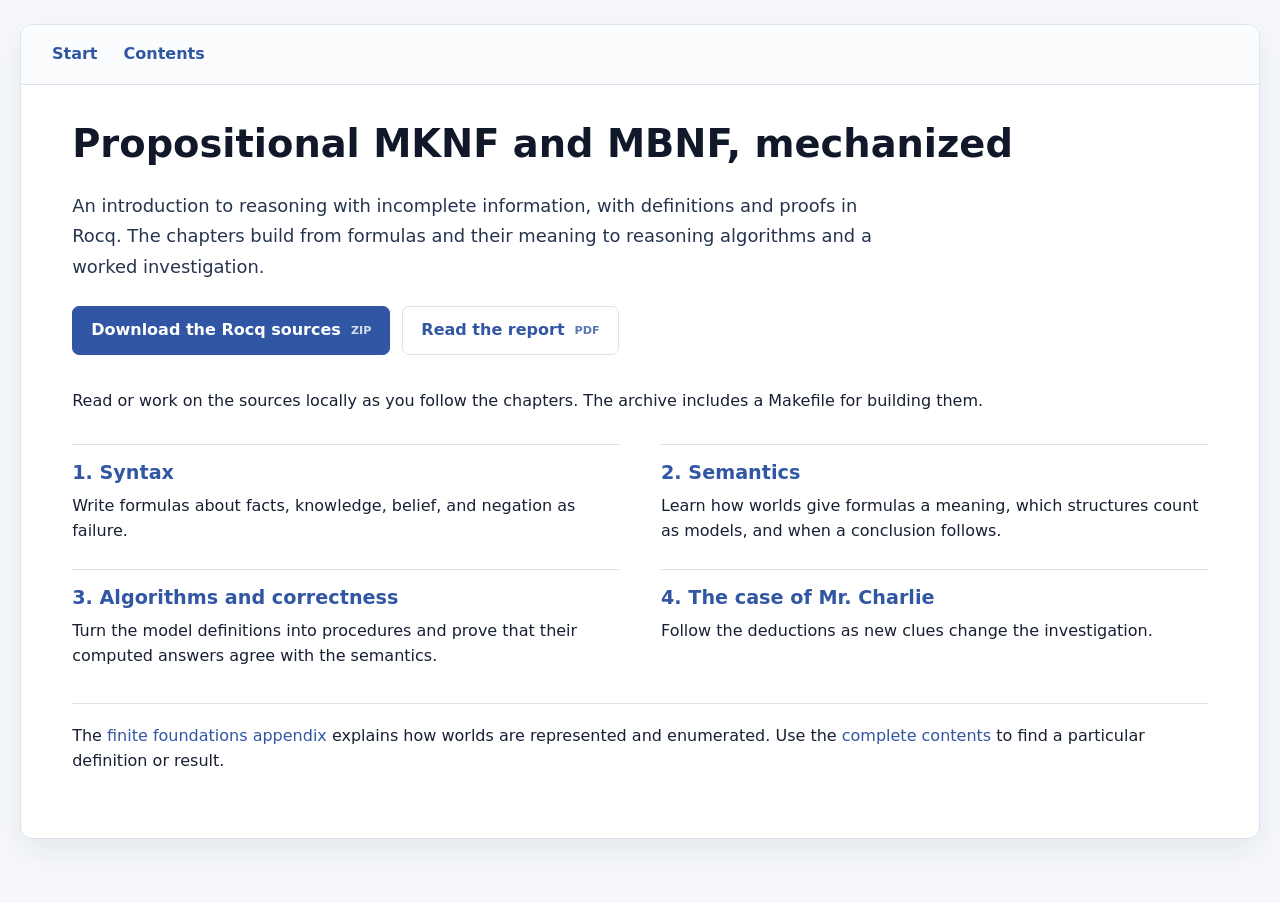
<file: index.html>
<!DOCTYPE html>
<html lang="en"><head><meta charset="utf-8"><meta name="viewport" content="width=device-width, initial-scale=1">
<title>Propositional MKNF and MBNF, mechanized</title>
<link rel="stylesheet" href="html/coqdoc.css"><style>
#page {width:calc(100% - 40px);max-width:1480px}
#main {padding:36px clamp(24px,4vw,64px) 48px}
.actions {display:flex;flex-wrap:wrap;gap:12px;margin:24px 0 34px}
.actions a {display:inline-flex;gap:10px;align-items:center;padding:11px 18px;border:1px solid var(--line);border-radius:7px;font-weight:650;text-decoration:none;background:var(--paper)}
.actions a.download {background:var(--accent);color:white;border-color:var(--accent)}
.actions a:hover {box-shadow:0 2px 8px rgb(30 50 90 / 12%)}
.actions small {font-size:.7rem;opacity:.8}
.chapter-grid {display:grid;grid-template-columns:1fr 1fr;gap:26px 42px;margin:30px 0}
.chapter-grid section {border-top:1px solid var(--line);padding-top:16px}
.chapter-grid h2 {font-size:1.2rem;margin:0 0 10px}
.chapter-grid p {margin:0;max-width:65ch}
.home-foot {border-top:1px solid var(--line);padding-top:20px;margin-top:34px}
@media(max-width:700px) {#page {width:100%;margin:0}.chapter-grid {grid-template-columns:1fr;gap:22px}#main {padding:24px 20px}.actions {gap:10px}.actions a {width:100%;justify-content:space-between}}

</style></head>
<body><div id="page"><div id="header"><nav class="site-nav" aria-label="Site navigation">
<a href="index.html">Start</a><a href="html/toc.html">Contents</a></nav></div>
<main id="main"><h1>Propositional MKNF and MBNF, mechanized</h1>
<p class="lead">An introduction to reasoning with incomplete information, with definitions and proofs in Rocq. The chapters build from formulas and their meaning to reasoning algorithms and a worked investigation.</p>
<div class="actions"><a class="download" href="sources.zip" download="propositional-mknf-mbnf-sources.zip">Download the Rocq sources <small>ZIP</small></a>
<a href="report.pdf">Read the report <small>PDF</small></a></div>
<p>Read or work on the sources locally as you follow the chapters. The archive includes a Makefile for building them.</p>
<div class="chapter-grid">
<section><h2><a href="html/MKNF.Syntax.html">1. Syntax</a></h2><p>Write formulas about facts, knowledge, belief, and negation as failure.</p></section>
<section><h2><a href="html/MKNF.Semantics.html">2. Semantics</a></h2><p>Learn how worlds give formulas a meaning, which structures count as models, and when a conclusion follows.</p></section>
<section><h2><a href="html/MKNF.Algorithms.html">3. Algorithms and correctness</a></h2><p>Turn the model definitions into procedures and prove that their computed answers agree with the semantics.</p></section>
<section><h2><a href="html/MKNF.MurderMystery.html">4. The case of Mr. Charlie</a></h2><p>Follow the deductions as new clues change the investigation.</p></section>
</div><p class="home-foot">The <a href="html/MKNF.Finite.html">finite foundations appendix</a> explains how worlds are represented and enumerated. Use the <a href="html/toc.html">complete contents</a> to find a particular definition or result.</p>
</main></div></body></html>
</file>
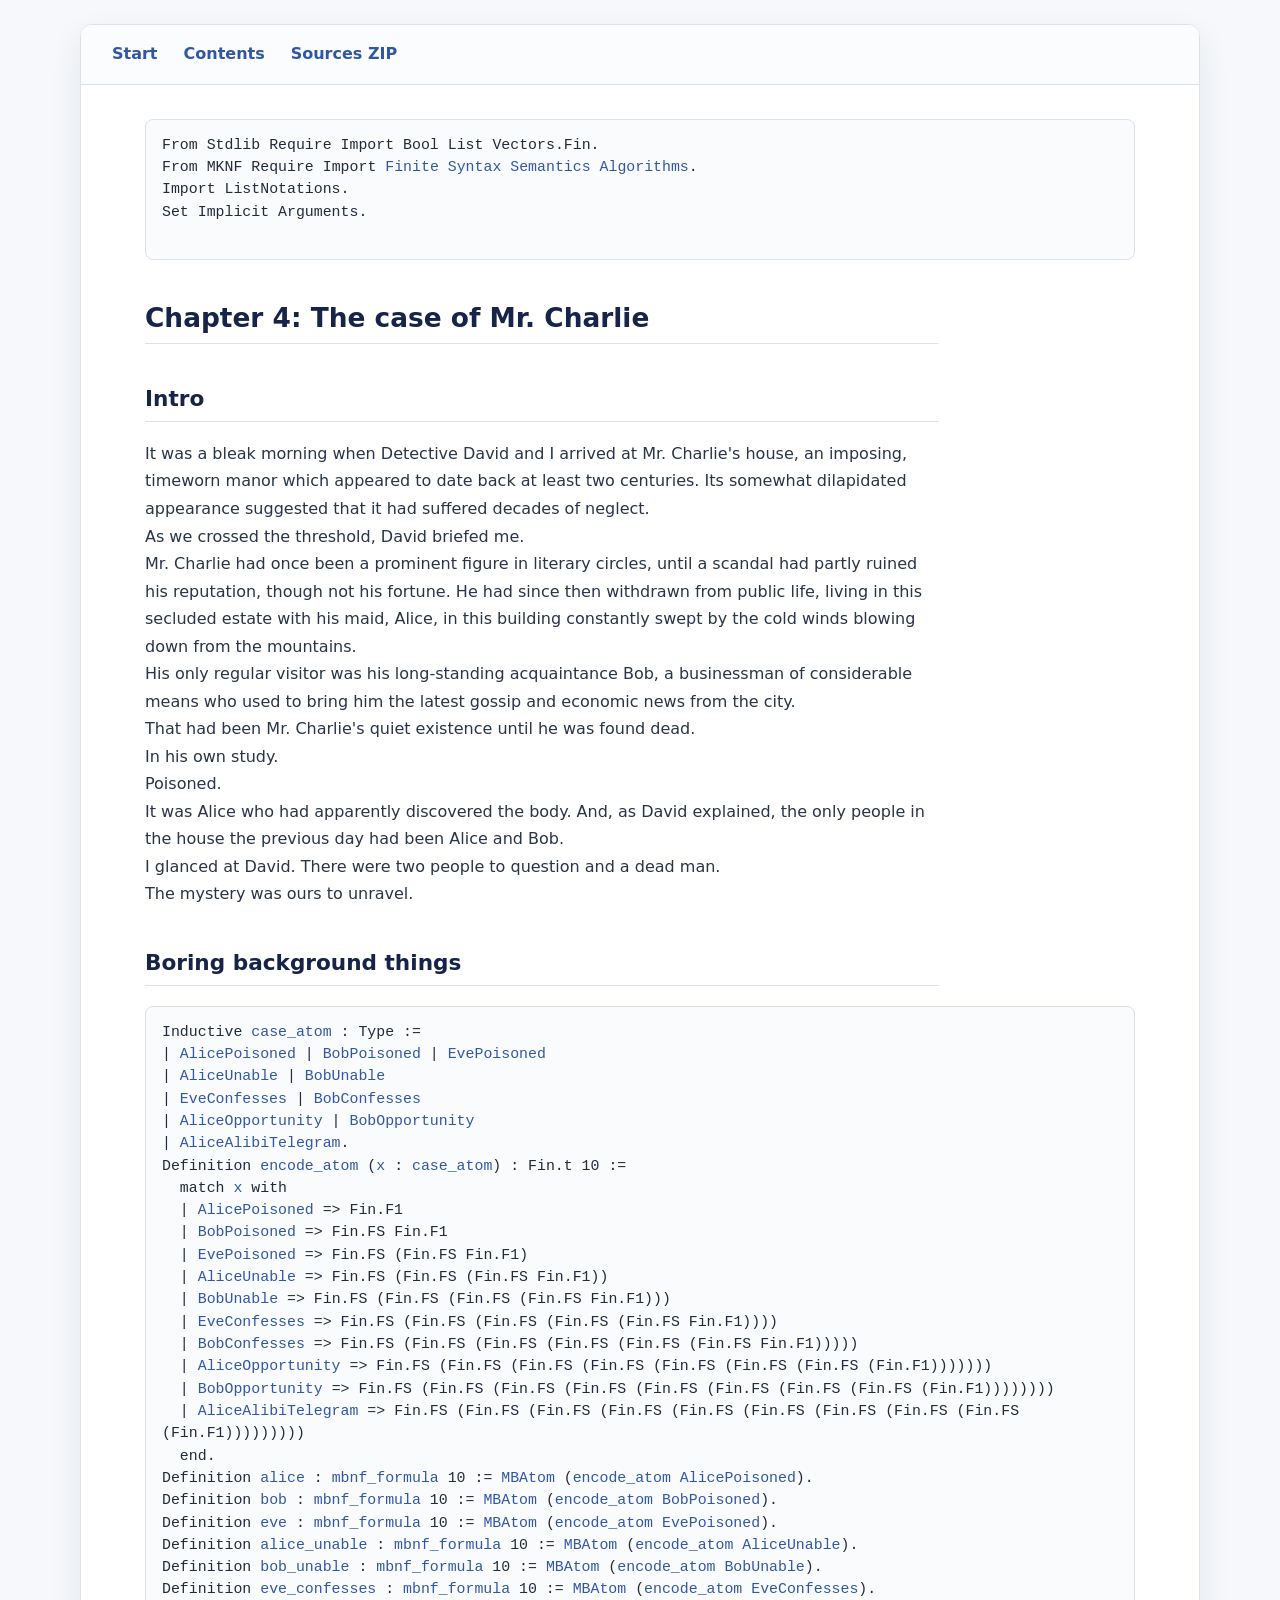
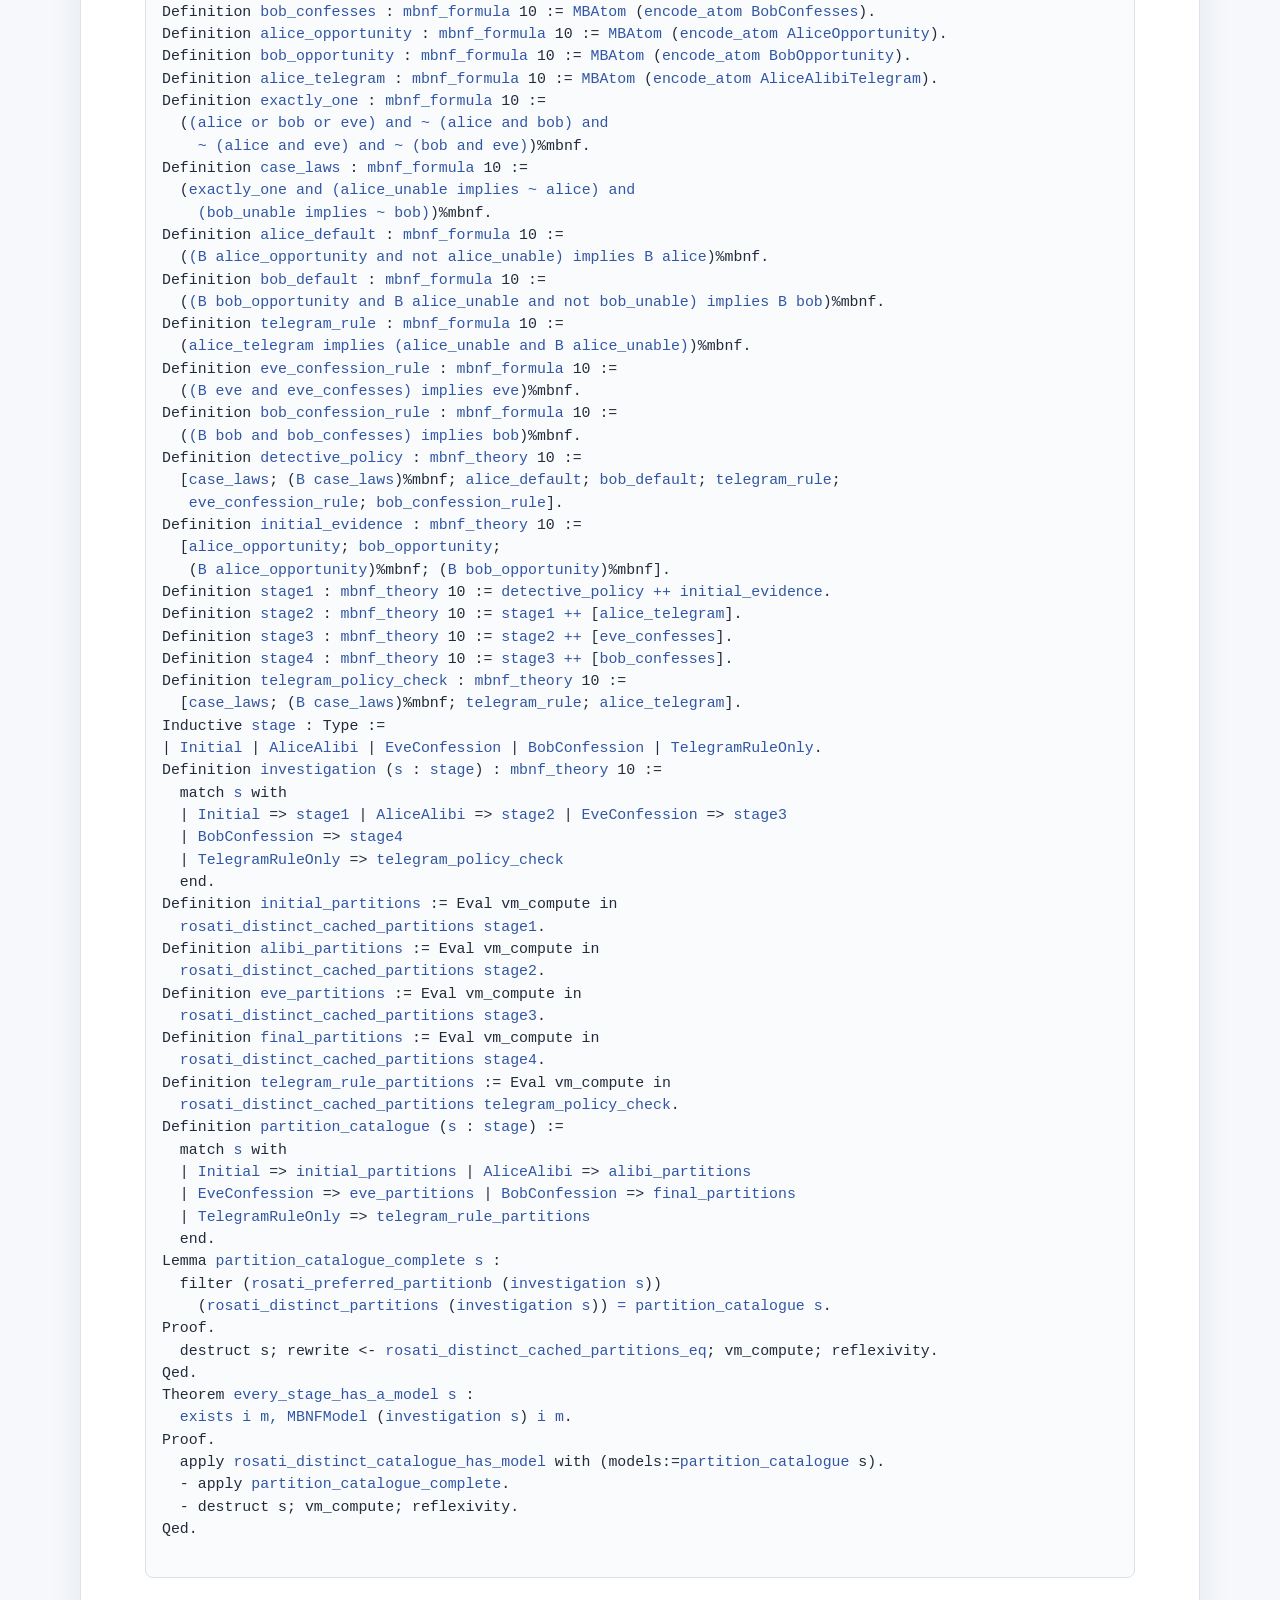
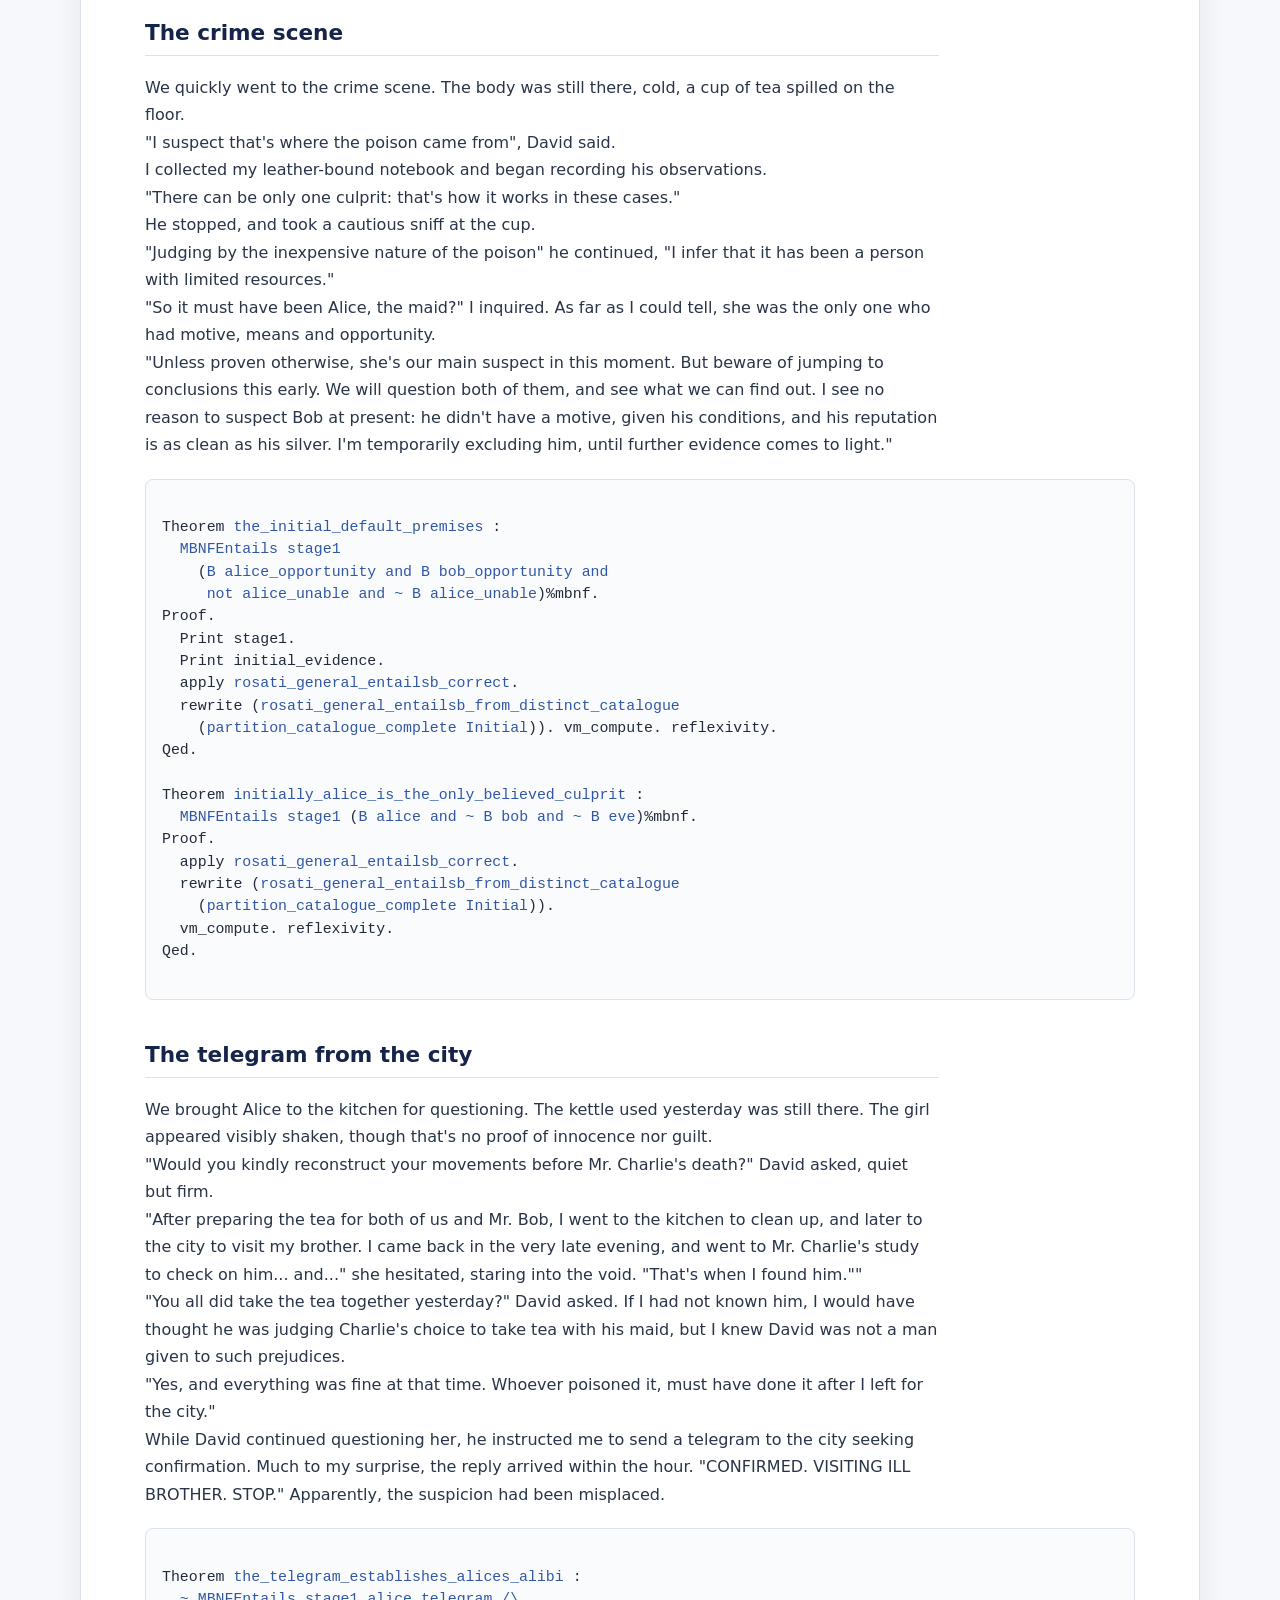
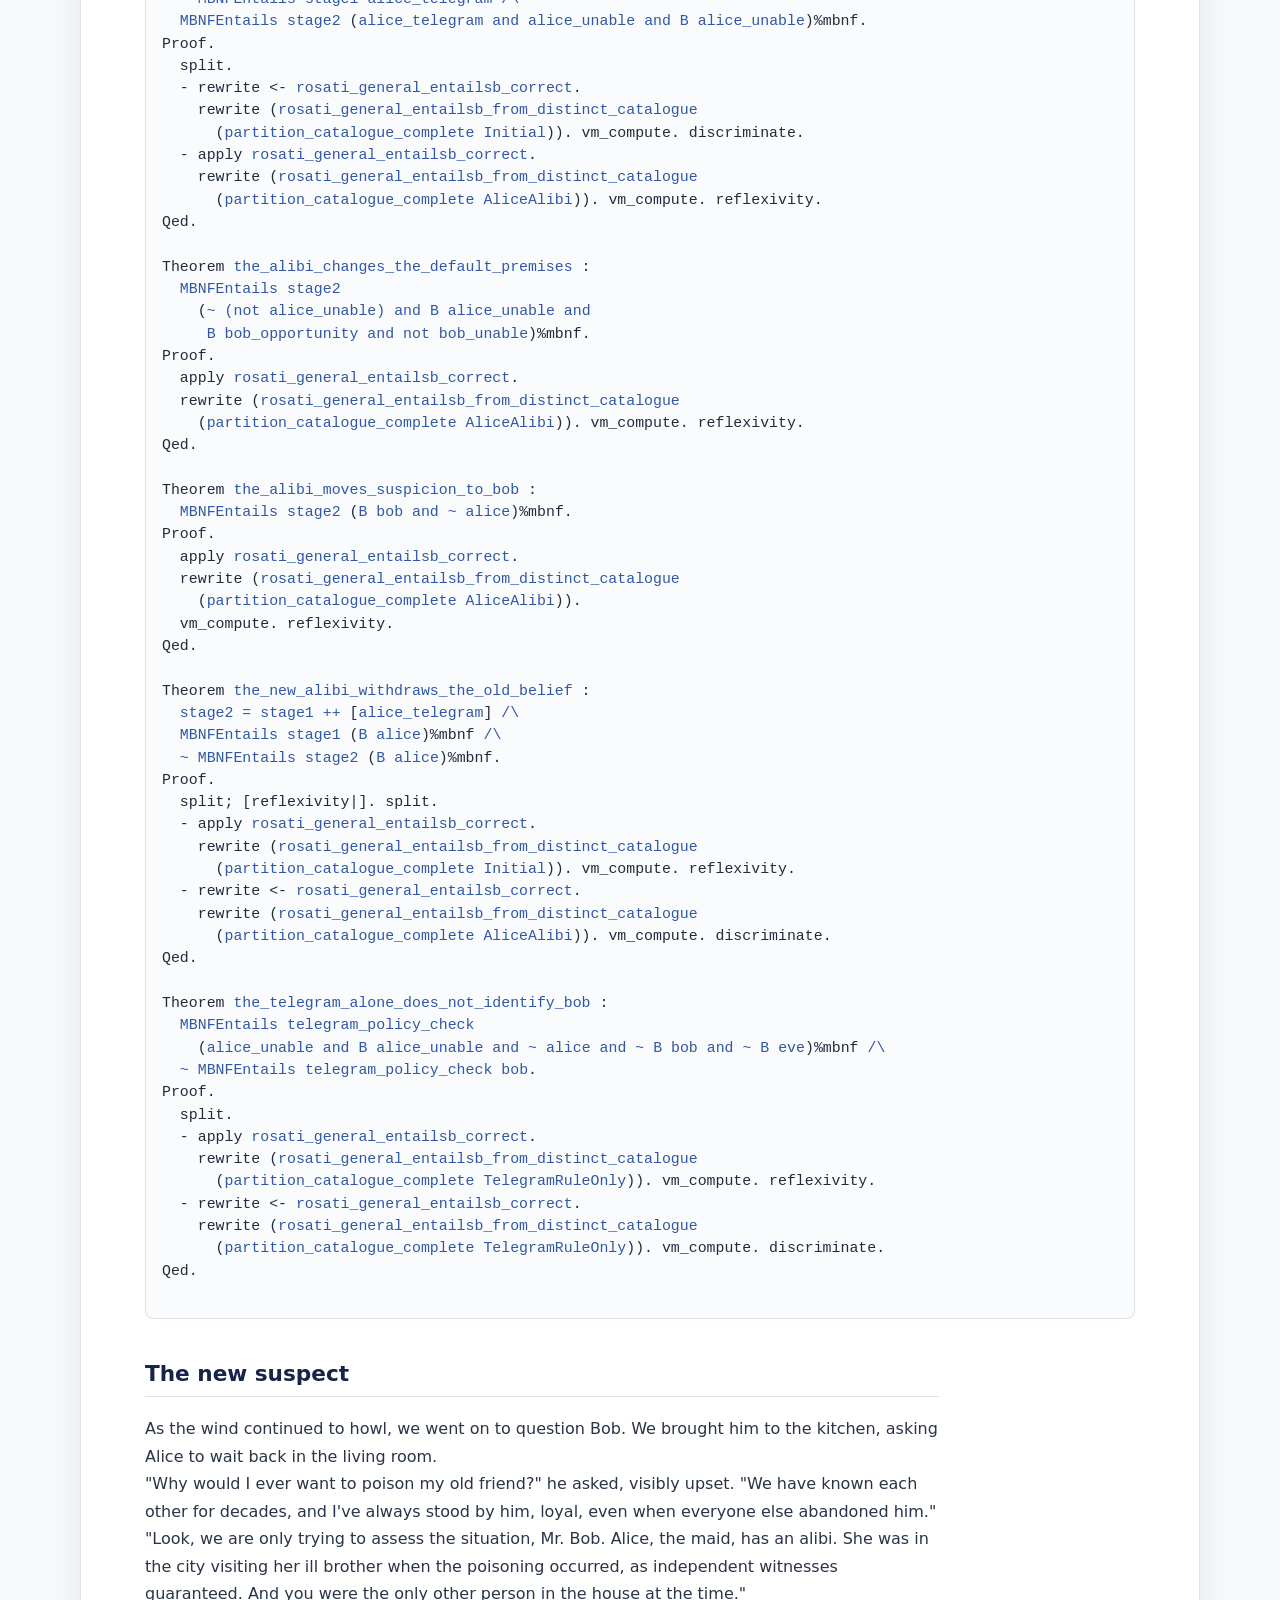
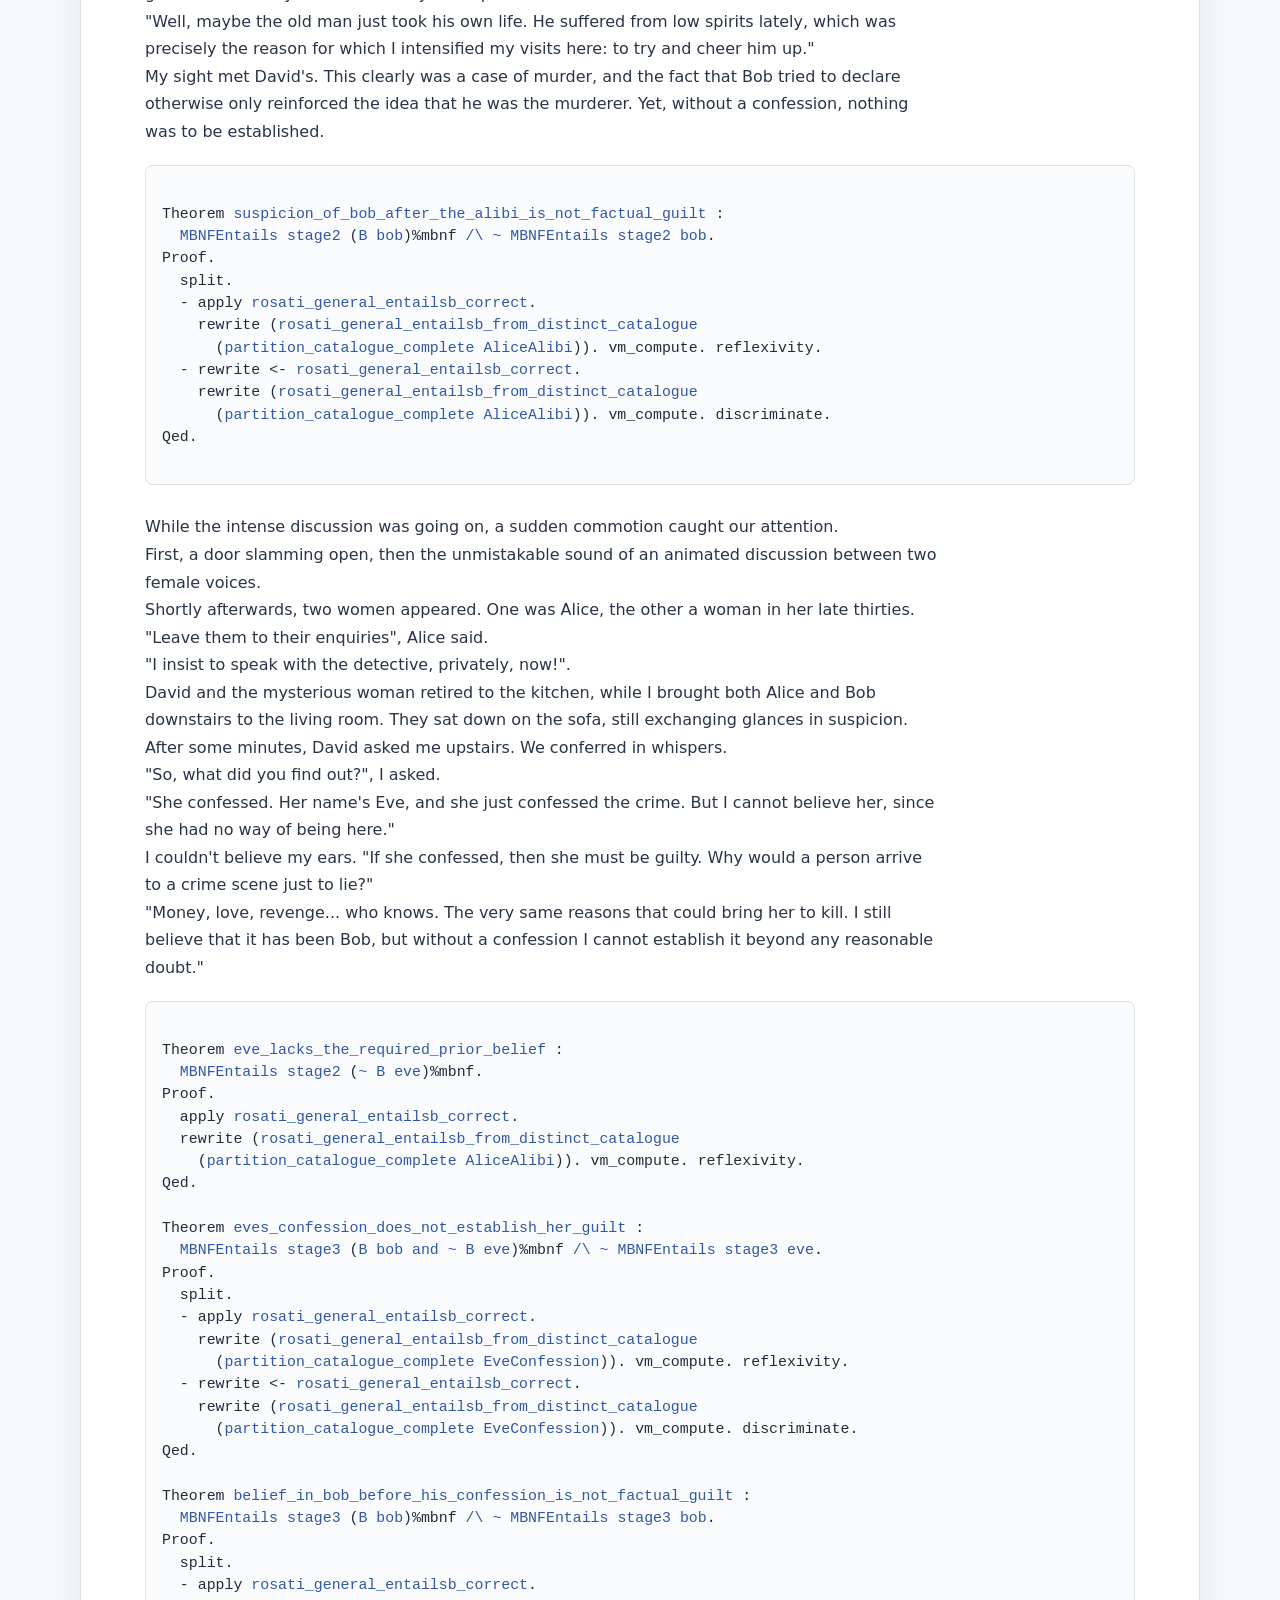
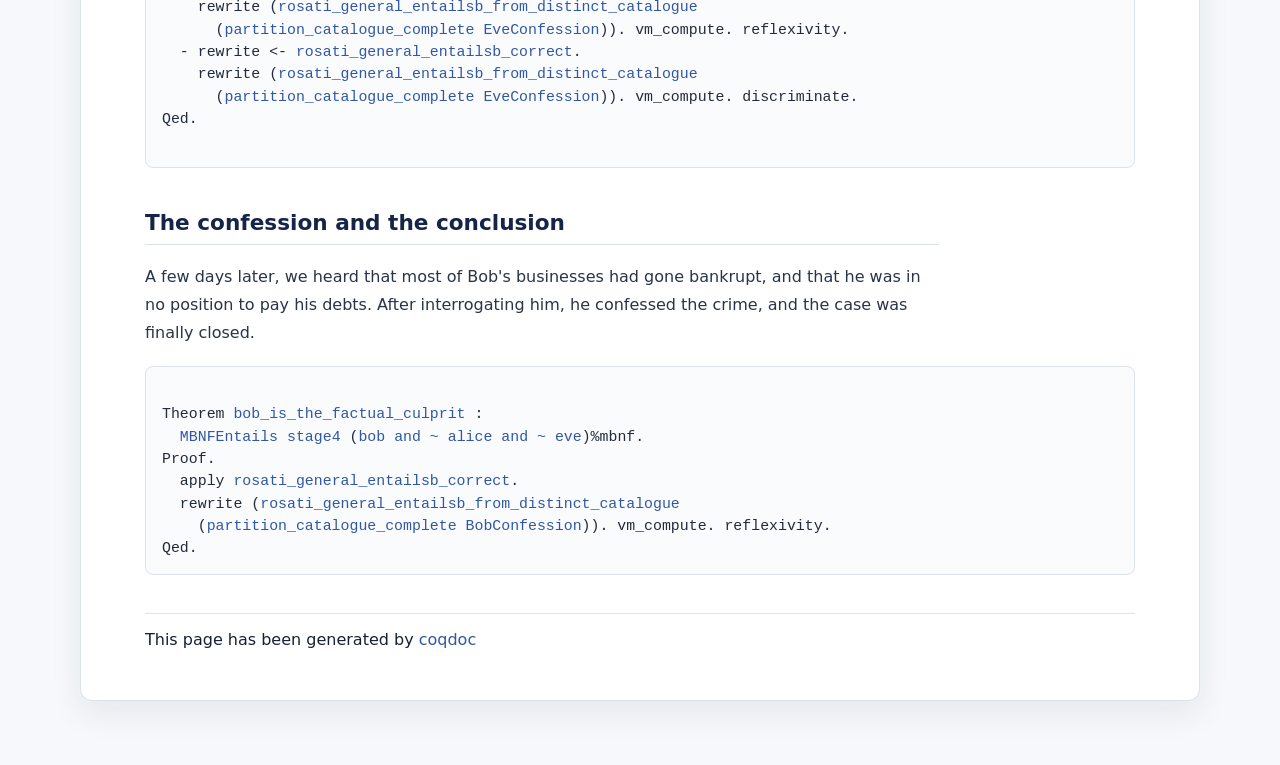
<file: html/MKNF.MurderMystery.html>
<!DOCTYPE html>
<html lang="en">
<head>
  <meta charset="utf-8">
  <meta name="viewport" content="width=device-width, initial-scale=1">
  <link href="coqdoc.css" rel="stylesheet" type="text/css">
  <title>MKNF and MBNF, mechanised</title>
</head>
<body>
<div id="page">
<div id="header">
  <nav class="site-nav" aria-label="Documentation navigation">
    <a href="../index.html">Start</a>
    <a href="toc.html">Contents</a>
    <a href="../sources.zip" download>Sources ZIP</a>
  </nav>
</div>
<div id="main">
<div class="code">
<span class="id" title="keyword">From</span> <span class="id" title="var">Stdlib</span> <span class="id" title="keyword">Require</span> <span class="id" title="keyword">Import</span> <span class="id" title="library">Bool</span> <span class="id" title="library">List</span> <span class="id" title="library">Vectors.Fin</span>.<br/>
<span class="id" title="keyword">From</span> <span class="id" title="var">MKNF</span> <span class="id" title="keyword">Require</span> <span class="id" title="keyword">Import</span> <a class="idref" href="MKNF.Finite.html#"><span class="id" title="library">Finite</span></a> <a class="idref" href="MKNF.Syntax.html#"><span class="id" title="library">Syntax</span></a> <a class="idref" href="MKNF.Semantics.html#"><span class="id" title="library">Semantics</span></a> <a class="idref" href="MKNF.Algorithms.html#"><span class="id" title="library">Algorithms</span></a>.<br/>
<span class="id" title="keyword">Import</span> <span class="id" title="module">ListNotations</span>.<br/>
<span class="id" title="keyword">Set Implicit Arguments</span>.<br/>

<br/>
</div>

<div class="doc">
<a id="lab19"></a><h1 class="section">Chapter 4: The case of Mr. Charlie</h1>

<div class="paragraph"> </div>

<a id="lab20"></a><h2 class="section">Intro</h2>

<div class="paragraph"> </div>


<div class="paragraph"> </div>

It was a bleak morning when Detective David and I arrived at Mr. Charlie's house, an imposing, timeworn manor which appeared to date back at least two centuries. Its somewhat dilapidated appearance suggested that it had suffered decades of neglect.

<div class="paragraph"> </div>

As we crossed the threshold, David briefed me.

<div class="paragraph"> </div>

Mr. Charlie had once been a prominent figure in literary circles, until a scandal had partly ruined his reputation, though not his fortune. He had since then withdrawn from public life, living in this secluded estate with his maid, Alice, in this building constantly swept by the cold winds blowing down from the mountains.

<div class="paragraph"> </div>

His only regular visitor was his long-standing acquaintance Bob, a businessman of considerable means who used to bring him the latest gossip and economic news from the city.

<div class="paragraph"> </div>

That had been Mr. Charlie's quiet existence until he was found dead.

<div class="paragraph"> </div>

In his own study.

<div class="paragraph"> </div>

Poisoned.

<div class="paragraph"> </div>

It was Alice who had apparently discovered the body. And, as David explained, the only people in the house the previous day had been Alice and Bob.

<div class="paragraph"> </div>

I glanced at David. There were two people to question and a dead man.

<div class="paragraph"> </div>

The mystery was ours to unravel.

<div class="paragraph"> </div>

<a id="lab21"></a><h2 class="section">Boring background things</h2>

</div>
<div class="code">
<span class="id" title="keyword">Inductive</span> <a id="case_atom" class="idref" href="#case_atom"><span class="id" title="definition, inductive"><span id="case_atom_rect" class="id"><span id="case_atom_ind" class="id"><span id="case_atom_rec" class="id"><span id="case_atom_sind" class="id">case_atom</span></span></span></span></span></a> : <span class="id" title="keyword">Type</span> :=<br/>
| <a id="AlicePoisoned" class="idref" href="#AlicePoisoned"><span class="id" title="constructor">AlicePoisoned</span></a> | <a id="BobPoisoned" class="idref" href="#BobPoisoned"><span class="id" title="constructor">BobPoisoned</span></a> | <a id="EvePoisoned" class="idref" href="#EvePoisoned"><span class="id" title="constructor">EvePoisoned</span></a><br/>
| <a id="AliceUnable" class="idref" href="#AliceUnable"><span class="id" title="constructor">AliceUnable</span></a> | <a id="BobUnable" class="idref" href="#BobUnable"><span class="id" title="constructor">BobUnable</span></a><br/>
| <a id="EveConfesses" class="idref" href="#EveConfesses"><span class="id" title="constructor">EveConfesses</span></a> | <a id="BobConfesses" class="idref" href="#BobConfesses"><span class="id" title="constructor">BobConfesses</span></a><br/>
| <a id="AliceOpportunity" class="idref" href="#AliceOpportunity"><span class="id" title="constructor">AliceOpportunity</span></a> | <a id="BobOpportunity" class="idref" href="#BobOpportunity"><span class="id" title="constructor">BobOpportunity</span></a><br/>
| <a id="AliceAlibiTelegram" class="idref" href="#AliceAlibiTelegram"><span class="id" title="constructor">AliceAlibiTelegram</span></a>.<br/>
<span class="id" title="keyword">Definition</span> <a id="encode_atom" class="idref" href="#encode_atom"><span class="id" title="definition">encode_atom</span></a> (<a id="x:3" class="idref" href="#x:3"><span class="id" title="binder">x</span></a> : <a class="idref" href="MKNF.MurderMystery.html#case_atom"><span class="id" title="inductive">case_atom</span></a>) : <span class="id" title="inductive">Fin.t</span> 10 :=<br/>
&nbsp;&nbsp;<span class="id" title="keyword">match</span> <a class="idref" href="MKNF.MurderMystery.html#x:3"><span class="id" title="variable">x</span></a> <span class="id" title="keyword">with</span><br/>
&nbsp;&nbsp;| <a class="idref" href="MKNF.MurderMystery.html#AlicePoisoned"><span class="id" title="constructor">AlicePoisoned</span></a> =&gt; <span class="id" title="constructor">Fin.F1</span><br/>
&nbsp;&nbsp;| <a class="idref" href="MKNF.MurderMystery.html#BobPoisoned"><span class="id" title="constructor">BobPoisoned</span></a> =&gt; <span class="id" title="constructor">Fin.FS</span> <span class="id" title="constructor">Fin.F1</span><br/>
&nbsp;&nbsp;| <a class="idref" href="MKNF.MurderMystery.html#EvePoisoned"><span class="id" title="constructor">EvePoisoned</span></a> =&gt; <span class="id" title="constructor">Fin.FS</span> (<span class="id" title="constructor">Fin.FS</span> <span class="id" title="constructor">Fin.F1</span>)<br/>
&nbsp;&nbsp;| <a class="idref" href="MKNF.MurderMystery.html#AliceUnable"><span class="id" title="constructor">AliceUnable</span></a> =&gt; <span class="id" title="constructor">Fin.FS</span> (<span class="id" title="constructor">Fin.FS</span> (<span class="id" title="constructor">Fin.FS</span> <span class="id" title="constructor">Fin.F1</span>))<br/>
&nbsp;&nbsp;| <a class="idref" href="MKNF.MurderMystery.html#BobUnable"><span class="id" title="constructor">BobUnable</span></a> =&gt; <span class="id" title="constructor">Fin.FS</span> (<span class="id" title="constructor">Fin.FS</span> (<span class="id" title="constructor">Fin.FS</span> (<span class="id" title="constructor">Fin.FS</span> <span class="id" title="constructor">Fin.F1</span>)))<br/>
&nbsp;&nbsp;| <a class="idref" href="MKNF.MurderMystery.html#EveConfesses"><span class="id" title="constructor">EveConfesses</span></a> =&gt; <span class="id" title="constructor">Fin.FS</span> (<span class="id" title="constructor">Fin.FS</span> (<span class="id" title="constructor">Fin.FS</span> (<span class="id" title="constructor">Fin.FS</span> (<span class="id" title="constructor">Fin.FS</span> <span class="id" title="constructor">Fin.F1</span>))))<br/>
&nbsp;&nbsp;| <a class="idref" href="MKNF.MurderMystery.html#BobConfesses"><span class="id" title="constructor">BobConfesses</span></a> =&gt; <span class="id" title="constructor">Fin.FS</span> (<span class="id" title="constructor">Fin.FS</span> (<span class="id" title="constructor">Fin.FS</span> (<span class="id" title="constructor">Fin.FS</span> (<span class="id" title="constructor">Fin.FS</span> (<span class="id" title="constructor">Fin.FS</span> <span class="id" title="constructor">Fin.F1</span>)))))<br/>
&nbsp;&nbsp;| <a class="idref" href="MKNF.MurderMystery.html#AliceOpportunity"><span class="id" title="constructor">AliceOpportunity</span></a> =&gt; <span class="id" title="constructor">Fin.FS</span> (<span class="id" title="constructor">Fin.FS</span> (<span class="id" title="constructor">Fin.FS</span> (<span class="id" title="constructor">Fin.FS</span> (<span class="id" title="constructor">Fin.FS</span> (<span class="id" title="constructor">Fin.FS</span> (<span class="id" title="constructor">Fin.FS</span> (<span class="id" title="constructor">Fin.F1</span>)))))))<br/>
&nbsp;&nbsp;| <a class="idref" href="MKNF.MurderMystery.html#BobOpportunity"><span class="id" title="constructor">BobOpportunity</span></a> =&gt; <span class="id" title="constructor">Fin.FS</span> (<span class="id" title="constructor">Fin.FS</span> (<span class="id" title="constructor">Fin.FS</span> (<span class="id" title="constructor">Fin.FS</span> (<span class="id" title="constructor">Fin.FS</span> (<span class="id" title="constructor">Fin.FS</span> (<span class="id" title="constructor">Fin.FS</span> (<span class="id" title="constructor">Fin.FS</span> (<span class="id" title="constructor">Fin.F1</span>))))))))<br/>
&nbsp;&nbsp;| <a class="idref" href="MKNF.MurderMystery.html#AliceAlibiTelegram"><span class="id" title="constructor">AliceAlibiTelegram</span></a> =&gt; <span class="id" title="constructor">Fin.FS</span> (<span class="id" title="constructor">Fin.FS</span> (<span class="id" title="constructor">Fin.FS</span> (<span class="id" title="constructor">Fin.FS</span> (<span class="id" title="constructor">Fin.FS</span> (<span class="id" title="constructor">Fin.FS</span> (<span class="id" title="constructor">Fin.FS</span> (<span class="id" title="constructor">Fin.FS</span> (<span class="id" title="constructor">Fin.FS</span> (<span class="id" title="constructor">Fin.F1</span>)))))))))<br/>
&nbsp;&nbsp;<span class="id" title="keyword">end</span>.<br/>
<span class="id" title="keyword">Definition</span> <a id="alice" class="idref" href="#alice"><span class="id" title="definition">alice</span></a> : <a class="idref" href="MKNF.Syntax.html#mbnf_formula"><span class="id" title="inductive">mbnf_formula</span></a> 10 := <a class="idref" href="MKNF.Syntax.html#MBAtom"><span class="id" title="constructor">MBAtom</span></a> (<a class="idref" href="MKNF.MurderMystery.html#encode_atom"><span class="id" title="definition">encode_atom</span></a> <a class="idref" href="MKNF.MurderMystery.html#AlicePoisoned"><span class="id" title="constructor">AlicePoisoned</span></a>).<br/>
<span class="id" title="keyword">Definition</span> <a id="bob" class="idref" href="#bob"><span class="id" title="definition">bob</span></a> : <a class="idref" href="MKNF.Syntax.html#mbnf_formula"><span class="id" title="inductive">mbnf_formula</span></a> 10 := <a class="idref" href="MKNF.Syntax.html#MBAtom"><span class="id" title="constructor">MBAtom</span></a> (<a class="idref" href="MKNF.MurderMystery.html#encode_atom"><span class="id" title="definition">encode_atom</span></a> <a class="idref" href="MKNF.MurderMystery.html#BobPoisoned"><span class="id" title="constructor">BobPoisoned</span></a>).<br/>
<span class="id" title="keyword">Definition</span> <a id="eve" class="idref" href="#eve"><span class="id" title="definition">eve</span></a> : <a class="idref" href="MKNF.Syntax.html#mbnf_formula"><span class="id" title="inductive">mbnf_formula</span></a> 10 := <a class="idref" href="MKNF.Syntax.html#MBAtom"><span class="id" title="constructor">MBAtom</span></a> (<a class="idref" href="MKNF.MurderMystery.html#encode_atom"><span class="id" title="definition">encode_atom</span></a> <a class="idref" href="MKNF.MurderMystery.html#EvePoisoned"><span class="id" title="constructor">EvePoisoned</span></a>).<br/>
<span class="id" title="keyword">Definition</span> <a id="alice_unable" class="idref" href="#alice_unable"><span class="id" title="definition">alice_unable</span></a> : <a class="idref" href="MKNF.Syntax.html#mbnf_formula"><span class="id" title="inductive">mbnf_formula</span></a> 10 := <a class="idref" href="MKNF.Syntax.html#MBAtom"><span class="id" title="constructor">MBAtom</span></a> (<a class="idref" href="MKNF.MurderMystery.html#encode_atom"><span class="id" title="definition">encode_atom</span></a> <a class="idref" href="MKNF.MurderMystery.html#AliceUnable"><span class="id" title="constructor">AliceUnable</span></a>).<br/>
<span class="id" title="keyword">Definition</span> <a id="bob_unable" class="idref" href="#bob_unable"><span class="id" title="definition">bob_unable</span></a> : <a class="idref" href="MKNF.Syntax.html#mbnf_formula"><span class="id" title="inductive">mbnf_formula</span></a> 10 := <a class="idref" href="MKNF.Syntax.html#MBAtom"><span class="id" title="constructor">MBAtom</span></a> (<a class="idref" href="MKNF.MurderMystery.html#encode_atom"><span class="id" title="definition">encode_atom</span></a> <a class="idref" href="MKNF.MurderMystery.html#BobUnable"><span class="id" title="constructor">BobUnable</span></a>).<br/>
<span class="id" title="keyword">Definition</span> <a id="eve_confesses" class="idref" href="#eve_confesses"><span class="id" title="definition">eve_confesses</span></a> : <a class="idref" href="MKNF.Syntax.html#mbnf_formula"><span class="id" title="inductive">mbnf_formula</span></a> 10 := <a class="idref" href="MKNF.Syntax.html#MBAtom"><span class="id" title="constructor">MBAtom</span></a> (<a class="idref" href="MKNF.MurderMystery.html#encode_atom"><span class="id" title="definition">encode_atom</span></a> <a class="idref" href="MKNF.MurderMystery.html#EveConfesses"><span class="id" title="constructor">EveConfesses</span></a>).<br/>
<span class="id" title="keyword">Definition</span> <a id="bob_confesses" class="idref" href="#bob_confesses"><span class="id" title="definition">bob_confesses</span></a> : <a class="idref" href="MKNF.Syntax.html#mbnf_formula"><span class="id" title="inductive">mbnf_formula</span></a> 10 := <a class="idref" href="MKNF.Syntax.html#MBAtom"><span class="id" title="constructor">MBAtom</span></a> (<a class="idref" href="MKNF.MurderMystery.html#encode_atom"><span class="id" title="definition">encode_atom</span></a> <a class="idref" href="MKNF.MurderMystery.html#BobConfesses"><span class="id" title="constructor">BobConfesses</span></a>).<br/>
<span class="id" title="keyword">Definition</span> <a id="alice_opportunity" class="idref" href="#alice_opportunity"><span class="id" title="definition">alice_opportunity</span></a> : <a class="idref" href="MKNF.Syntax.html#mbnf_formula"><span class="id" title="inductive">mbnf_formula</span></a> 10 := <a class="idref" href="MKNF.Syntax.html#MBAtom"><span class="id" title="constructor">MBAtom</span></a> (<a class="idref" href="MKNF.MurderMystery.html#encode_atom"><span class="id" title="definition">encode_atom</span></a> <a class="idref" href="MKNF.MurderMystery.html#AliceOpportunity"><span class="id" title="constructor">AliceOpportunity</span></a>).<br/>
<span class="id" title="keyword">Definition</span> <a id="bob_opportunity" class="idref" href="#bob_opportunity"><span class="id" title="definition">bob_opportunity</span></a> : <a class="idref" href="MKNF.Syntax.html#mbnf_formula"><span class="id" title="inductive">mbnf_formula</span></a> 10 := <a class="idref" href="MKNF.Syntax.html#MBAtom"><span class="id" title="constructor">MBAtom</span></a> (<a class="idref" href="MKNF.MurderMystery.html#encode_atom"><span class="id" title="definition">encode_atom</span></a> <a class="idref" href="MKNF.MurderMystery.html#BobOpportunity"><span class="id" title="constructor">BobOpportunity</span></a>).<br/>
<span class="id" title="keyword">Definition</span> <a id="alice_telegram" class="idref" href="#alice_telegram"><span class="id" title="definition">alice_telegram</span></a> : <a class="idref" href="MKNF.Syntax.html#mbnf_formula"><span class="id" title="inductive">mbnf_formula</span></a> 10 := <a class="idref" href="MKNF.Syntax.html#MBAtom"><span class="id" title="constructor">MBAtom</span></a> (<a class="idref" href="MKNF.MurderMystery.html#encode_atom"><span class="id" title="definition">encode_atom</span></a> <a class="idref" href="MKNF.MurderMystery.html#AliceAlibiTelegram"><span class="id" title="constructor">AliceAlibiTelegram</span></a>).<br/>
<span class="id" title="keyword">Definition</span> <a id="exactly_one" class="idref" href="#exactly_one"><span class="id" title="definition">exactly_one</span></a> : <a class="idref" href="MKNF.Syntax.html#mbnf_formula"><span class="id" title="inductive">mbnf_formula</span></a> 10 :=<br/>
&nbsp;&nbsp;(<a class="idref" href="MKNF.Syntax.html#::mbnf_scope:x_'and'_x"><span class="id" title="notation">(</span></a><a class="idref" href="MKNF.MurderMystery.html#alice"><span class="id" title="definition">alice</span></a> <a class="idref" href="MKNF.Syntax.html#::mbnf_scope:x_'or'_x"><span class="id" title="notation">or</span></a> <a class="idref" href="MKNF.MurderMystery.html#bob"><span class="id" title="definition">bob</span></a> <a class="idref" href="MKNF.Syntax.html#::mbnf_scope:x_'or'_x"><span class="id" title="notation">or</span></a> <a class="idref" href="MKNF.MurderMystery.html#eve"><span class="id" title="definition">eve</span></a><a class="idref" href="MKNF.Syntax.html#::mbnf_scope:x_'and'_x"><span class="id" title="notation">)</span></a> <a class="idref" href="MKNF.Syntax.html#::mbnf_scope:x_'and'_x"><span class="id" title="notation">and</span></a> <a class="idref" href="MKNF.Syntax.html#52540bd007c9182190b66cde5725516a"><span class="id" title="notation">~</span></a> <a class="idref" href="MKNF.Syntax.html#52540bd007c9182190b66cde5725516a"><span class="id" title="notation">(</span></a><a class="idref" href="MKNF.MurderMystery.html#alice"><span class="id" title="definition">alice</span></a> <a class="idref" href="MKNF.Syntax.html#::mbnf_scope:x_'and'_x"><span class="id" title="notation">and</span></a> <a class="idref" href="MKNF.MurderMystery.html#bob"><span class="id" title="definition">bob</span></a><a class="idref" href="MKNF.Syntax.html#52540bd007c9182190b66cde5725516a"><span class="id" title="notation">)</span></a> <a class="idref" href="MKNF.Syntax.html#::mbnf_scope:x_'and'_x"><span class="id" title="notation">and</span></a><br/>
&nbsp;&nbsp;&nbsp;&nbsp;<a class="idref" href="MKNF.Syntax.html#52540bd007c9182190b66cde5725516a"><span class="id" title="notation">~</span></a> <a class="idref" href="MKNF.Syntax.html#52540bd007c9182190b66cde5725516a"><span class="id" title="notation">(</span></a><a class="idref" href="MKNF.MurderMystery.html#alice"><span class="id" title="definition">alice</span></a> <a class="idref" href="MKNF.Syntax.html#::mbnf_scope:x_'and'_x"><span class="id" title="notation">and</span></a> <a class="idref" href="MKNF.MurderMystery.html#eve"><span class="id" title="definition">eve</span></a><a class="idref" href="MKNF.Syntax.html#52540bd007c9182190b66cde5725516a"><span class="id" title="notation">)</span></a> <a class="idref" href="MKNF.Syntax.html#::mbnf_scope:x_'and'_x"><span class="id" title="notation">and</span></a> <a class="idref" href="MKNF.Syntax.html#52540bd007c9182190b66cde5725516a"><span class="id" title="notation">~</span></a> <a class="idref" href="MKNF.Syntax.html#52540bd007c9182190b66cde5725516a"><span class="id" title="notation">(</span></a><a class="idref" href="MKNF.MurderMystery.html#bob"><span class="id" title="definition">bob</span></a> <a class="idref" href="MKNF.Syntax.html#::mbnf_scope:x_'and'_x"><span class="id" title="notation">and</span></a> <a class="idref" href="MKNF.MurderMystery.html#eve"><span class="id" title="definition">eve</span></a><a class="idref" href="MKNF.Syntax.html#52540bd007c9182190b66cde5725516a"><span class="id" title="notation">)</span></a>)%<span class="id" title="var">mbnf</span>.<br/>
<span class="id" title="keyword">Definition</span> <a id="case_laws" class="idref" href="#case_laws"><span class="id" title="definition">case_laws</span></a> : <a class="idref" href="MKNF.Syntax.html#mbnf_formula"><span class="id" title="inductive">mbnf_formula</span></a> 10 :=<br/>
&nbsp;&nbsp;(<a class="idref" href="MKNF.MurderMystery.html#exactly_one"><span class="id" title="definition">exactly_one</span></a> <a class="idref" href="MKNF.Syntax.html#::mbnf_scope:x_'and'_x"><span class="id" title="notation">and</span></a> <a class="idref" href="MKNF.Syntax.html#::mbnf_scope:x_'and'_x"><span class="id" title="notation">(</span></a><a class="idref" href="MKNF.MurderMystery.html#alice_unable"><span class="id" title="definition">alice_unable</span></a> <a class="idref" href="MKNF.Syntax.html#::mbnf_scope:x_'implies'_x"><span class="id" title="notation">implies</span></a> <a class="idref" href="MKNF.Syntax.html#52540bd007c9182190b66cde5725516a"><span class="id" title="notation">~</span></a> <a class="idref" href="MKNF.MurderMystery.html#alice"><span class="id" title="definition">alice</span></a><a class="idref" href="MKNF.Syntax.html#::mbnf_scope:x_'and'_x"><span class="id" title="notation">)</span></a> <a class="idref" href="MKNF.Syntax.html#::mbnf_scope:x_'and'_x"><span class="id" title="notation">and</span></a><br/>
&nbsp;&nbsp;&nbsp;&nbsp;<a class="idref" href="MKNF.Syntax.html#::mbnf_scope:x_'and'_x"><span class="id" title="notation">(</span></a><a class="idref" href="MKNF.MurderMystery.html#bob_unable"><span class="id" title="definition">bob_unable</span></a> <a class="idref" href="MKNF.Syntax.html#::mbnf_scope:x_'implies'_x"><span class="id" title="notation">implies</span></a> <a class="idref" href="MKNF.Syntax.html#52540bd007c9182190b66cde5725516a"><span class="id" title="notation">~</span></a> <a class="idref" href="MKNF.MurderMystery.html#bob"><span class="id" title="definition">bob</span></a><a class="idref" href="MKNF.Syntax.html#::mbnf_scope:x_'and'_x"><span class="id" title="notation">)</span></a>)%<span class="id" title="var">mbnf</span>.<br/>
<span class="id" title="keyword">Definition</span> <a id="alice_default" class="idref" href="#alice_default"><span class="id" title="definition">alice_default</span></a> : <a class="idref" href="MKNF.Syntax.html#mbnf_formula"><span class="id" title="inductive">mbnf_formula</span></a> 10 :=<br/>
&nbsp;&nbsp;(<a class="idref" href="MKNF.Syntax.html#::mbnf_scope:x_'implies'_x"><span class="id" title="notation">(</span></a><a class="idref" href="MKNF.Syntax.html#::mbnf_scope:'B'_x"><span class="id" title="notation">B</span></a> <a class="idref" href="MKNF.MurderMystery.html#alice_opportunity"><span class="id" title="definition">alice_opportunity</span></a> <a class="idref" href="MKNF.Syntax.html#::mbnf_scope:x_'and'_x"><span class="id" title="notation">and</span></a> <a class="idref" href="MKNF.Syntax.html#::mbnf_scope:'not'_x"><span class="id" title="notation">not</span></a> <a class="idref" href="MKNF.MurderMystery.html#alice_unable"><span class="id" title="definition">alice_unable</span></a><a class="idref" href="MKNF.Syntax.html#::mbnf_scope:x_'implies'_x"><span class="id" title="notation">)</span></a> <a class="idref" href="MKNF.Syntax.html#::mbnf_scope:x_'implies'_x"><span class="id" title="notation">implies</span></a> <a class="idref" href="MKNF.Syntax.html#::mbnf_scope:'B'_x"><span class="id" title="notation">B</span></a> <a class="idref" href="MKNF.MurderMystery.html#alice"><span class="id" title="definition">alice</span></a>)%<span class="id" title="var">mbnf</span>.<br/>
<span class="id" title="keyword">Definition</span> <a id="bob_default" class="idref" href="#bob_default"><span class="id" title="definition">bob_default</span></a> : <a class="idref" href="MKNF.Syntax.html#mbnf_formula"><span class="id" title="inductive">mbnf_formula</span></a> 10 :=<br/>
&nbsp;&nbsp;(<a class="idref" href="MKNF.Syntax.html#::mbnf_scope:x_'implies'_x"><span class="id" title="notation">(</span></a><a class="idref" href="MKNF.Syntax.html#::mbnf_scope:'B'_x"><span class="id" title="notation">B</span></a> <a class="idref" href="MKNF.MurderMystery.html#bob_opportunity"><span class="id" title="definition">bob_opportunity</span></a> <a class="idref" href="MKNF.Syntax.html#::mbnf_scope:x_'and'_x"><span class="id" title="notation">and</span></a> <a class="idref" href="MKNF.Syntax.html#::mbnf_scope:'B'_x"><span class="id" title="notation">B</span></a> <a class="idref" href="MKNF.MurderMystery.html#alice_unable"><span class="id" title="definition">alice_unable</span></a> <a class="idref" href="MKNF.Syntax.html#::mbnf_scope:x_'and'_x"><span class="id" title="notation">and</span></a> <a class="idref" href="MKNF.Syntax.html#::mbnf_scope:'not'_x"><span class="id" title="notation">not</span></a> <a class="idref" href="MKNF.MurderMystery.html#bob_unable"><span class="id" title="definition">bob_unable</span></a><a class="idref" href="MKNF.Syntax.html#::mbnf_scope:x_'implies'_x"><span class="id" title="notation">)</span></a> <a class="idref" href="MKNF.Syntax.html#::mbnf_scope:x_'implies'_x"><span class="id" title="notation">implies</span></a> <a class="idref" href="MKNF.Syntax.html#::mbnf_scope:'B'_x"><span class="id" title="notation">B</span></a> <a class="idref" href="MKNF.MurderMystery.html#bob"><span class="id" title="definition">bob</span></a>)%<span class="id" title="var">mbnf</span>.<br/>
<span class="id" title="keyword">Definition</span> <a id="telegram_rule" class="idref" href="#telegram_rule"><span class="id" title="definition">telegram_rule</span></a> : <a class="idref" href="MKNF.Syntax.html#mbnf_formula"><span class="id" title="inductive">mbnf_formula</span></a> 10 :=<br/>
&nbsp;&nbsp;(<a class="idref" href="MKNF.MurderMystery.html#alice_telegram"><span class="id" title="definition">alice_telegram</span></a> <a class="idref" href="MKNF.Syntax.html#::mbnf_scope:x_'implies'_x"><span class="id" title="notation">implies</span></a> <a class="idref" href="MKNF.Syntax.html#::mbnf_scope:x_'implies'_x"><span class="id" title="notation">(</span></a><a class="idref" href="MKNF.MurderMystery.html#alice_unable"><span class="id" title="definition">alice_unable</span></a> <a class="idref" href="MKNF.Syntax.html#::mbnf_scope:x_'and'_x"><span class="id" title="notation">and</span></a> <a class="idref" href="MKNF.Syntax.html#::mbnf_scope:'B'_x"><span class="id" title="notation">B</span></a> <a class="idref" href="MKNF.MurderMystery.html#alice_unable"><span class="id" title="definition">alice_unable</span></a><a class="idref" href="MKNF.Syntax.html#::mbnf_scope:x_'implies'_x"><span class="id" title="notation">)</span></a>)%<span class="id" title="var">mbnf</span>.<br/>
<span class="id" title="keyword">Definition</span> <a id="eve_confession_rule" class="idref" href="#eve_confession_rule"><span class="id" title="definition">eve_confession_rule</span></a> : <a class="idref" href="MKNF.Syntax.html#mbnf_formula"><span class="id" title="inductive">mbnf_formula</span></a> 10 :=<br/>
&nbsp;&nbsp;(<a class="idref" href="MKNF.Syntax.html#::mbnf_scope:x_'implies'_x"><span class="id" title="notation">(</span></a><a class="idref" href="MKNF.Syntax.html#::mbnf_scope:'B'_x"><span class="id" title="notation">B</span></a> <a class="idref" href="MKNF.MurderMystery.html#eve"><span class="id" title="definition">eve</span></a> <a class="idref" href="MKNF.Syntax.html#::mbnf_scope:x_'and'_x"><span class="id" title="notation">and</span></a> <a class="idref" href="MKNF.MurderMystery.html#eve_confesses"><span class="id" title="definition">eve_confesses</span></a><a class="idref" href="MKNF.Syntax.html#::mbnf_scope:x_'implies'_x"><span class="id" title="notation">)</span></a> <a class="idref" href="MKNF.Syntax.html#::mbnf_scope:x_'implies'_x"><span class="id" title="notation">implies</span></a> <a class="idref" href="MKNF.MurderMystery.html#eve"><span class="id" title="definition">eve</span></a>)%<span class="id" title="var">mbnf</span>.<br/>
<span class="id" title="keyword">Definition</span> <a id="bob_confession_rule" class="idref" href="#bob_confession_rule"><span class="id" title="definition">bob_confession_rule</span></a> : <a class="idref" href="MKNF.Syntax.html#mbnf_formula"><span class="id" title="inductive">mbnf_formula</span></a> 10 :=<br/>
&nbsp;&nbsp;(<a class="idref" href="MKNF.Syntax.html#::mbnf_scope:x_'implies'_x"><span class="id" title="notation">(</span></a><a class="idref" href="MKNF.Syntax.html#::mbnf_scope:'B'_x"><span class="id" title="notation">B</span></a> <a class="idref" href="MKNF.MurderMystery.html#bob"><span class="id" title="definition">bob</span></a> <a class="idref" href="MKNF.Syntax.html#::mbnf_scope:x_'and'_x"><span class="id" title="notation">and</span></a> <a class="idref" href="MKNF.MurderMystery.html#bob_confesses"><span class="id" title="definition">bob_confesses</span></a><a class="idref" href="MKNF.Syntax.html#::mbnf_scope:x_'implies'_x"><span class="id" title="notation">)</span></a> <a class="idref" href="MKNF.Syntax.html#::mbnf_scope:x_'implies'_x"><span class="id" title="notation">implies</span></a> <a class="idref" href="MKNF.MurderMystery.html#bob"><span class="id" title="definition">bob</span></a>)%<span class="id" title="var">mbnf</span>.<br/>
<span class="id" title="keyword">Definition</span> <a id="detective_policy" class="idref" href="#detective_policy"><span class="id" title="definition">detective_policy</span></a> : <a class="idref" href="MKNF.Syntax.html#mbnf_theory"><span class="id" title="definition">mbnf_theory</span></a> 10 :=<br/>
&nbsp;&nbsp;<span class="id" title="notation">[</span><a class="idref" href="MKNF.MurderMystery.html#case_laws"><span class="id" title="definition">case_laws</span></a><span class="id" title="notation">;</span> (<a class="idref" href="MKNF.Syntax.html#::mbnf_scope:'B'_x"><span class="id" title="notation">B</span></a> <a class="idref" href="MKNF.MurderMystery.html#case_laws"><span class="id" title="definition">case_laws</span></a>)%<span class="id" title="var">mbnf</span><span class="id" title="notation">;</span> <a class="idref" href="MKNF.MurderMystery.html#alice_default"><span class="id" title="definition">alice_default</span></a><span class="id" title="notation">;</span> <a class="idref" href="MKNF.MurderMystery.html#bob_default"><span class="id" title="definition">bob_default</span></a><span class="id" title="notation">;</span> <a class="idref" href="MKNF.MurderMystery.html#telegram_rule"><span class="id" title="definition">telegram_rule</span></a><span class="id" title="notation">;</span><br/>
&nbsp;&nbsp;&nbsp;<a class="idref" href="MKNF.MurderMystery.html#eve_confession_rule"><span class="id" title="definition">eve_confession_rule</span></a><span class="id" title="notation">;</span> <a class="idref" href="MKNF.MurderMystery.html#bob_confession_rule"><span class="id" title="definition">bob_confession_rule</span></a><span class="id" title="notation">]</span>.<br/>
<span class="id" title="keyword">Definition</span> <a id="initial_evidence" class="idref" href="#initial_evidence"><span class="id" title="definition">initial_evidence</span></a> : <a class="idref" href="MKNF.Syntax.html#mbnf_theory"><span class="id" title="definition">mbnf_theory</span></a> 10 :=<br/>
&nbsp;&nbsp;<span class="id" title="notation">[</span><a class="idref" href="MKNF.MurderMystery.html#alice_opportunity"><span class="id" title="definition">alice_opportunity</span></a><span class="id" title="notation">;</span> <a class="idref" href="MKNF.MurderMystery.html#bob_opportunity"><span class="id" title="definition">bob_opportunity</span></a><span class="id" title="notation">;</span><br/>
&nbsp;&nbsp;&nbsp;(<a class="idref" href="MKNF.Syntax.html#::mbnf_scope:'B'_x"><span class="id" title="notation">B</span></a> <a class="idref" href="MKNF.MurderMystery.html#alice_opportunity"><span class="id" title="definition">alice_opportunity</span></a>)%<span class="id" title="var">mbnf</span><span class="id" title="notation">;</span> (<a class="idref" href="MKNF.Syntax.html#::mbnf_scope:'B'_x"><span class="id" title="notation">B</span></a> <a class="idref" href="MKNF.MurderMystery.html#bob_opportunity"><span class="id" title="definition">bob_opportunity</span></a>)%<span class="id" title="var">mbnf</span><span class="id" title="notation">]</span>.<br/>
<span class="id" title="keyword">Definition</span> <a id="stage1" class="idref" href="#stage1"><span class="id" title="definition">stage1</span></a> : <a class="idref" href="MKNF.Syntax.html#mbnf_theory"><span class="id" title="definition">mbnf_theory</span></a> 10 := <a class="idref" href="MKNF.MurderMystery.html#detective_policy"><span class="id" title="definition">detective_policy</span></a> <a class="idref" href="http://rocq-prover.org/doc/V9.1.0/stdlib//Corelib.Init.Datatypes.html#bc347c51eaf667706ae54503b26d52c6"><span class="id" title="notation">++</span></a> <a class="idref" href="MKNF.MurderMystery.html#initial_evidence"><span class="id" title="definition">initial_evidence</span></a>.<br/>
<span class="id" title="keyword">Definition</span> <a id="stage2" class="idref" href="#stage2"><span class="id" title="definition">stage2</span></a> : <a class="idref" href="MKNF.Syntax.html#mbnf_theory"><span class="id" title="definition">mbnf_theory</span></a> 10 := <a class="idref" href="MKNF.MurderMystery.html#stage1"><span class="id" title="definition">stage1</span></a> <a class="idref" href="http://rocq-prover.org/doc/V9.1.0/stdlib//Corelib.Init.Datatypes.html#bc347c51eaf667706ae54503b26d52c6"><span class="id" title="notation">++</span></a> <span class="id" title="notation">[</span><a class="idref" href="MKNF.MurderMystery.html#alice_telegram"><span class="id" title="definition">alice_telegram</span></a><span class="id" title="notation">]</span>.<br/>
<span class="id" title="keyword">Definition</span> <a id="stage3" class="idref" href="#stage3"><span class="id" title="definition">stage3</span></a> : <a class="idref" href="MKNF.Syntax.html#mbnf_theory"><span class="id" title="definition">mbnf_theory</span></a> 10 := <a class="idref" href="MKNF.MurderMystery.html#stage2"><span class="id" title="definition">stage2</span></a> <a class="idref" href="http://rocq-prover.org/doc/V9.1.0/stdlib//Corelib.Init.Datatypes.html#bc347c51eaf667706ae54503b26d52c6"><span class="id" title="notation">++</span></a> <span class="id" title="notation">[</span><a class="idref" href="MKNF.MurderMystery.html#eve_confesses"><span class="id" title="definition">eve_confesses</span></a><span class="id" title="notation">]</span>.<br/>
<span class="id" title="keyword">Definition</span> <a id="stage4" class="idref" href="#stage4"><span class="id" title="definition">stage4</span></a> : <a class="idref" href="MKNF.Syntax.html#mbnf_theory"><span class="id" title="definition">mbnf_theory</span></a> 10 := <a class="idref" href="MKNF.MurderMystery.html#stage3"><span class="id" title="definition">stage3</span></a> <a class="idref" href="http://rocq-prover.org/doc/V9.1.0/stdlib//Corelib.Init.Datatypes.html#bc347c51eaf667706ae54503b26d52c6"><span class="id" title="notation">++</span></a> <span class="id" title="notation">[</span><a class="idref" href="MKNF.MurderMystery.html#bob_confesses"><span class="id" title="definition">bob_confesses</span></a><span class="id" title="notation">]</span>.<br/>
<span class="id" title="keyword">Definition</span> <a id="telegram_policy_check" class="idref" href="#telegram_policy_check"><span class="id" title="definition">telegram_policy_check</span></a> : <a class="idref" href="MKNF.Syntax.html#mbnf_theory"><span class="id" title="definition">mbnf_theory</span></a> 10 :=<br/>
&nbsp;&nbsp;<span class="id" title="notation">[</span><a class="idref" href="MKNF.MurderMystery.html#case_laws"><span class="id" title="definition">case_laws</span></a><span class="id" title="notation">;</span> (<a class="idref" href="MKNF.Syntax.html#::mbnf_scope:'B'_x"><span class="id" title="notation">B</span></a> <a class="idref" href="MKNF.MurderMystery.html#case_laws"><span class="id" title="definition">case_laws</span></a>)%<span class="id" title="var">mbnf</span><span class="id" title="notation">;</span> <a class="idref" href="MKNF.MurderMystery.html#telegram_rule"><span class="id" title="definition">telegram_rule</span></a><span class="id" title="notation">;</span> <a class="idref" href="MKNF.MurderMystery.html#alice_telegram"><span class="id" title="definition">alice_telegram</span></a><span class="id" title="notation">]</span>.<br/>
<span class="id" title="keyword">Inductive</span> <a id="stage" class="idref" href="#stage"><span class="id" title="definition, inductive"><span id="stage_rect" class="id"><span id="stage_ind" class="id"><span id="stage_rec" class="id"><span id="stage_sind" class="id">stage</span></span></span></span></span></a> : <span class="id" title="keyword">Type</span> :=<br/>
| <a id="Initial" class="idref" href="#Initial"><span class="id" title="constructor">Initial</span></a> | <a id="AliceAlibi" class="idref" href="#AliceAlibi"><span class="id" title="constructor">AliceAlibi</span></a> | <a id="EveConfession" class="idref" href="#EveConfession"><span class="id" title="constructor">EveConfession</span></a> | <a id="BobConfession" class="idref" href="#BobConfession"><span class="id" title="constructor">BobConfession</span></a> | <a id="TelegramRuleOnly" class="idref" href="#TelegramRuleOnly"><span class="id" title="constructor">TelegramRuleOnly</span></a>.<br/>
<span class="id" title="keyword">Definition</span> <a id="investigation" class="idref" href="#investigation"><span class="id" title="definition">investigation</span></a> (<a id="s:7" class="idref" href="#s:7"><span class="id" title="binder">s</span></a> : <a class="idref" href="MKNF.MurderMystery.html#stage"><span class="id" title="inductive">stage</span></a>) : <a class="idref" href="MKNF.Syntax.html#mbnf_theory"><span class="id" title="definition">mbnf_theory</span></a> 10 :=<br/>
&nbsp;&nbsp;<span class="id" title="keyword">match</span> <a class="idref" href="MKNF.MurderMystery.html#s:7"><span class="id" title="variable">s</span></a> <span class="id" title="keyword">with</span><br/>
&nbsp;&nbsp;| <a class="idref" href="MKNF.MurderMystery.html#Initial"><span class="id" title="constructor">Initial</span></a> =&gt; <a class="idref" href="MKNF.MurderMystery.html#stage1"><span class="id" title="definition">stage1</span></a> | <a class="idref" href="MKNF.MurderMystery.html#AliceAlibi"><span class="id" title="constructor">AliceAlibi</span></a> =&gt; <a class="idref" href="MKNF.MurderMystery.html#stage2"><span class="id" title="definition">stage2</span></a> | <a class="idref" href="MKNF.MurderMystery.html#EveConfession"><span class="id" title="constructor">EveConfession</span></a> =&gt; <a class="idref" href="MKNF.MurderMystery.html#stage3"><span class="id" title="definition">stage3</span></a><br/>
&nbsp;&nbsp;| <a class="idref" href="MKNF.MurderMystery.html#BobConfession"><span class="id" title="constructor">BobConfession</span></a> =&gt; <a class="idref" href="MKNF.MurderMystery.html#stage4"><span class="id" title="definition">stage4</span></a><br/>
&nbsp;&nbsp;| <a class="idref" href="MKNF.MurderMystery.html#TelegramRuleOnly"><span class="id" title="constructor">TelegramRuleOnly</span></a> =&gt; <a class="idref" href="MKNF.MurderMystery.html#telegram_policy_check"><span class="id" title="definition">telegram_policy_check</span></a><br/>
&nbsp;&nbsp;<span class="id" title="keyword">end</span>.<br/>
<span class="id" title="keyword">Definition</span> <a id="initial_partitions" class="idref" href="#initial_partitions"><span class="id" title="definition">initial_partitions</span></a> := <span class="id" title="keyword">Eval</span> <span class="id" title="keyword">vm_compute</span> <span class="id" title="tactic">in</span><br/>
&nbsp;&nbsp;<a class="idref" href="MKNF.Algorithms.html#rosati_distinct_cached_partitions"><span class="id" title="definition">rosati_distinct_cached_partitions</span></a> <a class="idref" href="MKNF.MurderMystery.html#stage1"><span class="id" title="definition">stage1</span></a>.<br/>
<span class="id" title="keyword">Definition</span> <a id="alibi_partitions" class="idref" href="#alibi_partitions"><span class="id" title="definition">alibi_partitions</span></a> := <span class="id" title="keyword">Eval</span> <span class="id" title="keyword">vm_compute</span> <span class="id" title="tactic">in</span><br/>
&nbsp;&nbsp;<a class="idref" href="MKNF.Algorithms.html#rosati_distinct_cached_partitions"><span class="id" title="definition">rosati_distinct_cached_partitions</span></a> <a class="idref" href="MKNF.MurderMystery.html#stage2"><span class="id" title="definition">stage2</span></a>.<br/>
<span class="id" title="keyword">Definition</span> <a id="eve_partitions" class="idref" href="#eve_partitions"><span class="id" title="definition">eve_partitions</span></a> := <span class="id" title="keyword">Eval</span> <span class="id" title="keyword">vm_compute</span> <span class="id" title="tactic">in</span><br/>
&nbsp;&nbsp;<a class="idref" href="MKNF.Algorithms.html#rosati_distinct_cached_partitions"><span class="id" title="definition">rosati_distinct_cached_partitions</span></a> <a class="idref" href="MKNF.MurderMystery.html#stage3"><span class="id" title="definition">stage3</span></a>.<br/>
<span class="id" title="keyword">Definition</span> <a id="final_partitions" class="idref" href="#final_partitions"><span class="id" title="definition">final_partitions</span></a> := <span class="id" title="keyword">Eval</span> <span class="id" title="keyword">vm_compute</span> <span class="id" title="tactic">in</span><br/>
&nbsp;&nbsp;<a class="idref" href="MKNF.Algorithms.html#rosati_distinct_cached_partitions"><span class="id" title="definition">rosati_distinct_cached_partitions</span></a> <a class="idref" href="MKNF.MurderMystery.html#stage4"><span class="id" title="definition">stage4</span></a>.<br/>
<span class="id" title="keyword">Definition</span> <a id="telegram_rule_partitions" class="idref" href="#telegram_rule_partitions"><span class="id" title="definition">telegram_rule_partitions</span></a> := <span class="id" title="keyword">Eval</span> <span class="id" title="keyword">vm_compute</span> <span class="id" title="tactic">in</span><br/>
&nbsp;&nbsp;<a class="idref" href="MKNF.Algorithms.html#rosati_distinct_cached_partitions"><span class="id" title="definition">rosati_distinct_cached_partitions</span></a> <a class="idref" href="MKNF.MurderMystery.html#telegram_policy_check"><span class="id" title="definition">telegram_policy_check</span></a>.<br/>
<span class="id" title="keyword">Definition</span> <a id="partition_catalogue" class="idref" href="#partition_catalogue"><span class="id" title="definition">partition_catalogue</span></a> (<a id="s:9" class="idref" href="#s:9"><span class="id" title="binder">s</span></a> : <a class="idref" href="MKNF.MurderMystery.html#stage"><span class="id" title="inductive">stage</span></a>) :=<br/>
&nbsp;&nbsp;<span class="id" title="keyword">match</span> <a class="idref" href="MKNF.MurderMystery.html#s:9"><span class="id" title="variable">s</span></a> <span class="id" title="keyword">with</span><br/>
&nbsp;&nbsp;| <a class="idref" href="MKNF.MurderMystery.html#Initial"><span class="id" title="constructor">Initial</span></a> =&gt; <a class="idref" href="MKNF.MurderMystery.html#initial_partitions"><span class="id" title="definition">initial_partitions</span></a> | <a class="idref" href="MKNF.MurderMystery.html#AliceAlibi"><span class="id" title="constructor">AliceAlibi</span></a> =&gt; <a class="idref" href="MKNF.MurderMystery.html#alibi_partitions"><span class="id" title="definition">alibi_partitions</span></a><br/>
&nbsp;&nbsp;| <a class="idref" href="MKNF.MurderMystery.html#EveConfession"><span class="id" title="constructor">EveConfession</span></a> =&gt; <a class="idref" href="MKNF.MurderMystery.html#eve_partitions"><span class="id" title="definition">eve_partitions</span></a> | <a class="idref" href="MKNF.MurderMystery.html#BobConfession"><span class="id" title="constructor">BobConfession</span></a> =&gt; <a class="idref" href="MKNF.MurderMystery.html#final_partitions"><span class="id" title="definition">final_partitions</span></a><br/>
&nbsp;&nbsp;| <a class="idref" href="MKNF.MurderMystery.html#TelegramRuleOnly"><span class="id" title="constructor">TelegramRuleOnly</span></a> =&gt; <a class="idref" href="MKNF.MurderMystery.html#telegram_rule_partitions"><span class="id" title="definition">telegram_rule_partitions</span></a><br/>
&nbsp;&nbsp;<span class="id" title="keyword">end</span>.<br/>
<span class="id" title="keyword">Lemma</span> <a id="partition_catalogue_complete" class="idref" href="#partition_catalogue_complete"><span class="id" title="lemma">partition_catalogue_complete</span></a> <a id="s:11" class="idref" href="#s:11"><span class="id" title="binder">s</span></a> :<br/>
&nbsp;&nbsp;<span class="id" title="definition">filter</span> (<a class="idref" href="MKNF.Algorithms.html#rosati_preferred_partitionb"><span class="id" title="definition">rosati_preferred_partitionb</span></a> (<a class="idref" href="MKNF.MurderMystery.html#investigation"><span class="id" title="definition">investigation</span></a> <a class="idref" href="MKNF.MurderMystery.html#s:11"><span class="id" title="variable">s</span></a>))<br/>
&nbsp;&nbsp;&nbsp;&nbsp;(<a class="idref" href="MKNF.Algorithms.html#rosati_distinct_partitions"><span class="id" title="definition">rosati_distinct_partitions</span></a> (<a class="idref" href="MKNF.MurderMystery.html#investigation"><span class="id" title="definition">investigation</span></a> <a class="idref" href="MKNF.MurderMystery.html#s:11"><span class="id" title="variable">s</span></a>)) <a class="idref" href="http://rocq-prover.org/doc/V9.1.0/stdlib//Corelib.Init.Logic.html#6cd0f7b28b6092304087c7049437bb1a"><span class="id" title="notation">=</span></a> <a class="idref" href="MKNF.MurderMystery.html#partition_catalogue"><span class="id" title="definition">partition_catalogue</span></a> <a class="idref" href="MKNF.MurderMystery.html#s:11"><span class="id" title="variable">s</span></a>.<br/>
<span class="id" title="keyword">Proof</span>.<br/>
&nbsp;&nbsp;<span class="id" title="tactic">destruct</span> <span class="id" title="var">s</span>; <span class="id" title="tactic">rewrite</span> &lt;- <a class="idref" href="MKNF.Algorithms.html#rosati_distinct_cached_partitions_eq"><span class="id" title="lemma">rosati_distinct_cached_partitions_eq</span></a>; <span class="id" title="keyword">vm_compute</span>; <span class="id" title="tactic">reflexivity</span>.<br/>
<span class="id" title="keyword">Qed</span>.<br/>
<span class="id" title="keyword">Theorem</span> <a id="every_stage_has_a_model" class="idref" href="#every_stage_has_a_model"><span class="id" title="lemma">every_stage_has_a_model</span></a> <a id="s:12" class="idref" href="#s:12"><span class="id" title="binder">s</span></a> :<br/>
&nbsp;&nbsp;<a class="idref" href="http://rocq-prover.org/doc/V9.1.0/stdlib//Corelib.Init.Logic.html#a883bdd010993579f99d60b3775bcf54"><span class="id" title="notation">exists</span></a> <a id="i:13" class="idref" href="#i:13"><span class="id" title="binder">i</span></a> <a id="m:14" class="idref" href="#m:14"><span class="id" title="binder">m</span></a><a class="idref" href="http://rocq-prover.org/doc/V9.1.0/stdlib//Corelib.Init.Logic.html#a883bdd010993579f99d60b3775bcf54"><span class="id" title="notation">,</span></a> <a class="idref" href="MKNF.Semantics.html#MBNFModel"><span class="id" title="definition">MBNFModel</span></a> (<a class="idref" href="MKNF.MurderMystery.html#investigation"><span class="id" title="definition">investigation</span></a> <a class="idref" href="MKNF.MurderMystery.html#s:12"><span class="id" title="variable">s</span></a>) <a class="idref" href="MKNF.MurderMystery.html#i:13"><span class="id" title="variable">i</span></a> <a class="idref" href="MKNF.MurderMystery.html#m:14"><span class="id" title="variable">m</span></a>.<br/>
<span class="id" title="keyword">Proof</span>.<br/>
&nbsp;&nbsp;<span class="id" title="tactic">apply</span> <a class="idref" href="MKNF.Algorithms.html#rosati_distinct_catalogue_has_model"><span class="id" title="lemma">rosati_distinct_catalogue_has_model</span></a> <span class="id" title="keyword">with</span> (<span class="id" title="var">models</span>:=<a class="idref" href="MKNF.MurderMystery.html#partition_catalogue"><span class="id" title="definition">partition_catalogue</span></a> <span class="id" title="var">s</span>).<br/>
&nbsp;&nbsp;- <span class="id" title="tactic">apply</span> <a class="idref" href="MKNF.MurderMystery.html#partition_catalogue_complete"><span class="id" title="lemma">partition_catalogue_complete</span></a>.<br/>
&nbsp;&nbsp;- <span class="id" title="tactic">destruct</span> <span class="id" title="var">s</span>; <span class="id" title="keyword">vm_compute</span>; <span class="id" title="tactic">reflexivity</span>.<br/>
<span class="id" title="keyword">Qed</span>.<br/>

<br/>
</div>

<div class="doc">
<a id="lab22"></a><h2 class="section">The crime scene</h2>

<div class="paragraph"> </div>


<div class="paragraph"> </div>

We quickly went to the crime scene. The body was still there, cold, a cup of tea spilled on the floor.

<div class="paragraph"> </div>

"I suspect that's where the poison came from", David said.

<div class="paragraph"> </div>

I collected my leather-bound notebook and began recording his observations.

<div class="paragraph"> </div>

"There can be only one culprit: that's how it works in these cases."

<div class="paragraph"> </div>

He stopped, and took a cautious sniff at the cup.

<div class="paragraph"> </div>

"Judging by the inexpensive nature of the poison" he continued, "I infer that it has been a person with limited resources."

<div class="paragraph"> </div>

"So it must have been Alice, the maid?" I inquired. As far as I could tell, she was the only one who had motive, means and opportunity.

<div class="paragraph"> </div>

"Unless proven otherwise, she's our main suspect in this moment. But beware of jumping to conclusions this early. We will question both of them, and see what we can find out.
I see no reason to suspect Bob at present: he didn't have a motive, given his conditions, and his reputation is as clean as his silver.
I'm temporarily excluding him, until further evidence comes to light."

</div>
<div class="code">

<br/>
<span class="id" title="keyword">Theorem</span> <a id="the_initial_default_premises" class="idref" href="#the_initial_default_premises"><span class="id" title="lemma">the_initial_default_premises</span></a> :<br/>
&nbsp;&nbsp;<a class="idref" href="MKNF.Semantics.html#MBNFEntails"><span class="id" title="definition">MBNFEntails</span></a> <a class="idref" href="MKNF.MurderMystery.html#stage1"><span class="id" title="definition">stage1</span></a><br/>
&nbsp;&nbsp;&nbsp;&nbsp;(<a class="idref" href="MKNF.Syntax.html#::mbnf_scope:'B'_x"><span class="id" title="notation">B</span></a> <a class="idref" href="MKNF.MurderMystery.html#alice_opportunity"><span class="id" title="definition">alice_opportunity</span></a> <a class="idref" href="MKNF.Syntax.html#::mbnf_scope:x_'and'_x"><span class="id" title="notation">and</span></a> <a class="idref" href="MKNF.Syntax.html#::mbnf_scope:'B'_x"><span class="id" title="notation">B</span></a> <a class="idref" href="MKNF.MurderMystery.html#bob_opportunity"><span class="id" title="definition">bob_opportunity</span></a> <a class="idref" href="MKNF.Syntax.html#::mbnf_scope:x_'and'_x"><span class="id" title="notation">and</span></a><br/>
&nbsp;&nbsp;&nbsp;&nbsp;&nbsp;<a class="idref" href="MKNF.Syntax.html#::mbnf_scope:'not'_x"><span class="id" title="notation">not</span></a> <a class="idref" href="MKNF.MurderMystery.html#alice_unable"><span class="id" title="definition">alice_unable</span></a> <a class="idref" href="MKNF.Syntax.html#::mbnf_scope:x_'and'_x"><span class="id" title="notation">and</span></a> <a class="idref" href="MKNF.Syntax.html#52540bd007c9182190b66cde5725516a"><span class="id" title="notation">~</span></a> <a class="idref" href="MKNF.Syntax.html#::mbnf_scope:'B'_x"><span class="id" title="notation">B</span></a> <a class="idref" href="MKNF.MurderMystery.html#alice_unable"><span class="id" title="definition">alice_unable</span></a>)%<span class="id" title="var">mbnf</span>.<br/>
<span class="id" title="keyword">Proof</span>.<br/>
&nbsp;&nbsp;<span class="id" title="keyword">Print</span> <span class="id" title="var">stage1</span>.<br/>
&nbsp;&nbsp;<span class="id" title="keyword">Print</span> <span class="id" title="var">initial_evidence</span>.<br/>
&nbsp;&nbsp;<span class="id" title="tactic">apply</span> <a class="idref" href="MKNF.Algorithms.html#rosati_general_entailsb_correct"><span class="id" title="lemma">rosati_general_entailsb_correct</span></a>.<br/>
&nbsp;&nbsp;<span class="id" title="tactic">rewrite</span> (<a class="idref" href="MKNF.Algorithms.html#rosati_general_entailsb_from_distinct_catalogue"><span class="id" title="lemma">rosati_general_entailsb_from_distinct_catalogue</span></a><br/>
&nbsp;&nbsp;&nbsp;&nbsp;(<a class="idref" href="MKNF.MurderMystery.html#partition_catalogue_complete"><span class="id" title="lemma">partition_catalogue_complete</span></a> <a class="idref" href="MKNF.MurderMystery.html#Initial"><span class="id" title="constructor">Initial</span></a>)). <span class="id" title="keyword">vm_compute</span>. <span class="id" title="tactic">reflexivity</span>.<br/>
<span class="id" title="keyword">Qed</span>.<br/>

<br/>
<span class="id" title="keyword">Theorem</span> <a id="initially_alice_is_the_only_believed_culprit" class="idref" href="#initially_alice_is_the_only_believed_culprit"><span class="id" title="lemma">initially_alice_is_the_only_believed_culprit</span></a> :<br/>
&nbsp;&nbsp;<a class="idref" href="MKNF.Semantics.html#MBNFEntails"><span class="id" title="definition">MBNFEntails</span></a> <a class="idref" href="MKNF.MurderMystery.html#stage1"><span class="id" title="definition">stage1</span></a> (<a class="idref" href="MKNF.Syntax.html#::mbnf_scope:'B'_x"><span class="id" title="notation">B</span></a> <a class="idref" href="MKNF.MurderMystery.html#alice"><span class="id" title="definition">alice</span></a> <a class="idref" href="MKNF.Syntax.html#::mbnf_scope:x_'and'_x"><span class="id" title="notation">and</span></a> <a class="idref" href="MKNF.Syntax.html#52540bd007c9182190b66cde5725516a"><span class="id" title="notation">~</span></a> <a class="idref" href="MKNF.Syntax.html#::mbnf_scope:'B'_x"><span class="id" title="notation">B</span></a> <a class="idref" href="MKNF.MurderMystery.html#bob"><span class="id" title="definition">bob</span></a> <a class="idref" href="MKNF.Syntax.html#::mbnf_scope:x_'and'_x"><span class="id" title="notation">and</span></a> <a class="idref" href="MKNF.Syntax.html#52540bd007c9182190b66cde5725516a"><span class="id" title="notation">~</span></a> <a class="idref" href="MKNF.Syntax.html#::mbnf_scope:'B'_x"><span class="id" title="notation">B</span></a> <a class="idref" href="MKNF.MurderMystery.html#eve"><span class="id" title="definition">eve</span></a>)%<span class="id" title="var">mbnf</span>.<br/>
<span class="id" title="keyword">Proof</span>.<br/>
&nbsp;&nbsp;<span class="id" title="tactic">apply</span> <a class="idref" href="MKNF.Algorithms.html#rosati_general_entailsb_correct"><span class="id" title="lemma">rosati_general_entailsb_correct</span></a>.<br/>
&nbsp;&nbsp;<span class="id" title="tactic">rewrite</span> (<a class="idref" href="MKNF.Algorithms.html#rosati_general_entailsb_from_distinct_catalogue"><span class="id" title="lemma">rosati_general_entailsb_from_distinct_catalogue</span></a><br/>
&nbsp;&nbsp;&nbsp;&nbsp;(<a class="idref" href="MKNF.MurderMystery.html#partition_catalogue_complete"><span class="id" title="lemma">partition_catalogue_complete</span></a> <a class="idref" href="MKNF.MurderMystery.html#Initial"><span class="id" title="constructor">Initial</span></a>)).<br/>
&nbsp;&nbsp;<span class="id" title="keyword">vm_compute</span>. <span class="id" title="tactic">reflexivity</span>.<br/>
<span class="id" title="keyword">Qed</span>.<br/>

<br/>
</div>

<div class="doc">
<a id="lab23"></a><h2 class="section">The telegram from the city</h2>

<div class="paragraph"> </div>


<div class="paragraph"> </div>

We brought Alice to the kitchen for questioning. The kettle used yesterday was still there. The girl appeared visibly shaken, though that's no proof of innocence nor guilt.

<div class="paragraph"> </div>

"Would you kindly reconstruct your movements before Mr. Charlie's death?" David asked, quiet but firm.

<div class="paragraph"> </div>

"After preparing the tea for both of us and Mr. Bob, I went to the kitchen to clean up, and later to the city to visit my brother. I came back in the very late evening, and went to Mr. Charlie's study to check on him... and..." she hesitated, staring into the void. "That's when I found him.""

<div class="paragraph"> </div>

"You all did take the tea together yesterday?" David asked. If I had not known him, I would have thought he was judging Charlie's choice to take tea with his maid, but I knew David was not a man given to such prejudices.

<div class="paragraph"> </div>

"Yes, and everything was fine at that time. Whoever poisoned it, must have done it after I left for the city."

<div class="paragraph"> </div>

While David continued questioning her, he instructed me to send a telegram to the city seeking confirmation.
Much to my surprise, the reply arrived within the hour. "CONFIRMED. VISITING ILL BROTHER. STOP."
Apparently, the suspicion had been misplaced.
<!-- " -->

</div>
<div class="code">

<br/>
<span class="id" title="keyword">Theorem</span> <a id="the_telegram_establishes_alices_alibi" class="idref" href="#the_telegram_establishes_alices_alibi"><span class="id" title="lemma">the_telegram_establishes_alices_alibi</span></a> :<br/>
&nbsp;&nbsp;<a class="idref" href="http://rocq-prover.org/doc/V9.1.0/stdlib//Corelib.Init.Logic.html#63a68285c81db8f9bc456233bb9ed181"><span class="id" title="notation">~</span></a> <a class="idref" href="MKNF.Semantics.html#MBNFEntails"><span class="id" title="definition">MBNFEntails</span></a> <a class="idref" href="MKNF.MurderMystery.html#stage1"><span class="id" title="definition">stage1</span></a> <a class="idref" href="MKNF.MurderMystery.html#alice_telegram"><span class="id" title="definition">alice_telegram</span></a> <a class="idref" href="http://rocq-prover.org/doc/V9.1.0/stdlib//Corelib.Init.Logic.html#ba2b0e492d2b4675a0acf3ea92aabadd"><span class="id" title="notation">/\</span></a><br/>
&nbsp;&nbsp;<a class="idref" href="MKNF.Semantics.html#MBNFEntails"><span class="id" title="definition">MBNFEntails</span></a> <a class="idref" href="MKNF.MurderMystery.html#stage2"><span class="id" title="definition">stage2</span></a> (<a class="idref" href="MKNF.MurderMystery.html#alice_telegram"><span class="id" title="definition">alice_telegram</span></a> <a class="idref" href="MKNF.Syntax.html#::mbnf_scope:x_'and'_x"><span class="id" title="notation">and</span></a> <a class="idref" href="MKNF.MurderMystery.html#alice_unable"><span class="id" title="definition">alice_unable</span></a> <a class="idref" href="MKNF.Syntax.html#::mbnf_scope:x_'and'_x"><span class="id" title="notation">and</span></a> <a class="idref" href="MKNF.Syntax.html#::mbnf_scope:'B'_x"><span class="id" title="notation">B</span></a> <a class="idref" href="MKNF.MurderMystery.html#alice_unable"><span class="id" title="definition">alice_unable</span></a>)%<span class="id" title="var">mbnf</span>.<br/>
<span class="id" title="keyword">Proof</span>.<br/>
&nbsp;&nbsp;<span class="id" title="tactic">split</span>.<br/>
&nbsp;&nbsp;- <span class="id" title="tactic">rewrite</span> &lt;- <a class="idref" href="MKNF.Algorithms.html#rosati_general_entailsb_correct"><span class="id" title="lemma">rosati_general_entailsb_correct</span></a>.<br/>
&nbsp;&nbsp;&nbsp;&nbsp;<span class="id" title="tactic">rewrite</span> (<a class="idref" href="MKNF.Algorithms.html#rosati_general_entailsb_from_distinct_catalogue"><span class="id" title="lemma">rosati_general_entailsb_from_distinct_catalogue</span></a><br/>
&nbsp;&nbsp;&nbsp;&nbsp;&nbsp;&nbsp;(<a class="idref" href="MKNF.MurderMystery.html#partition_catalogue_complete"><span class="id" title="lemma">partition_catalogue_complete</span></a> <a class="idref" href="MKNF.MurderMystery.html#Initial"><span class="id" title="constructor">Initial</span></a>)). <span class="id" title="keyword">vm_compute</span>. <span class="id" title="tactic">discriminate</span>.<br/>
&nbsp;&nbsp;- <span class="id" title="tactic">apply</span> <a class="idref" href="MKNF.Algorithms.html#rosati_general_entailsb_correct"><span class="id" title="lemma">rosati_general_entailsb_correct</span></a>.<br/>
&nbsp;&nbsp;&nbsp;&nbsp;<span class="id" title="tactic">rewrite</span> (<a class="idref" href="MKNF.Algorithms.html#rosati_general_entailsb_from_distinct_catalogue"><span class="id" title="lemma">rosati_general_entailsb_from_distinct_catalogue</span></a><br/>
&nbsp;&nbsp;&nbsp;&nbsp;&nbsp;&nbsp;(<a class="idref" href="MKNF.MurderMystery.html#partition_catalogue_complete"><span class="id" title="lemma">partition_catalogue_complete</span></a> <a class="idref" href="MKNF.MurderMystery.html#AliceAlibi"><span class="id" title="constructor">AliceAlibi</span></a>)). <span class="id" title="keyword">vm_compute</span>. <span class="id" title="tactic">reflexivity</span>.<br/>
<span class="id" title="keyword">Qed</span>.<br/>

<br/>
<span class="id" title="keyword">Theorem</span> <a id="the_alibi_changes_the_default_premises" class="idref" href="#the_alibi_changes_the_default_premises"><span class="id" title="lemma">the_alibi_changes_the_default_premises</span></a> :<br/>
&nbsp;&nbsp;<a class="idref" href="MKNF.Semantics.html#MBNFEntails"><span class="id" title="definition">MBNFEntails</span></a> <a class="idref" href="MKNF.MurderMystery.html#stage2"><span class="id" title="definition">stage2</span></a><br/>
&nbsp;&nbsp;&nbsp;&nbsp;(<a class="idref" href="MKNF.Syntax.html#52540bd007c9182190b66cde5725516a"><span class="id" title="notation">~</span></a> <a class="idref" href="MKNF.Syntax.html#52540bd007c9182190b66cde5725516a"><span class="id" title="notation">(</span></a><a class="idref" href="MKNF.Syntax.html#::mbnf_scope:'not'_x"><span class="id" title="notation">not</span></a> <a class="idref" href="MKNF.MurderMystery.html#alice_unable"><span class="id" title="definition">alice_unable</span></a><a class="idref" href="MKNF.Syntax.html#52540bd007c9182190b66cde5725516a"><span class="id" title="notation">)</span></a> <a class="idref" href="MKNF.Syntax.html#::mbnf_scope:x_'and'_x"><span class="id" title="notation">and</span></a> <a class="idref" href="MKNF.Syntax.html#::mbnf_scope:'B'_x"><span class="id" title="notation">B</span></a> <a class="idref" href="MKNF.MurderMystery.html#alice_unable"><span class="id" title="definition">alice_unable</span></a> <a class="idref" href="MKNF.Syntax.html#::mbnf_scope:x_'and'_x"><span class="id" title="notation">and</span></a><br/>
&nbsp;&nbsp;&nbsp;&nbsp;&nbsp;<a class="idref" href="MKNF.Syntax.html#::mbnf_scope:'B'_x"><span class="id" title="notation">B</span></a> <a class="idref" href="MKNF.MurderMystery.html#bob_opportunity"><span class="id" title="definition">bob_opportunity</span></a> <a class="idref" href="MKNF.Syntax.html#::mbnf_scope:x_'and'_x"><span class="id" title="notation">and</span></a> <a class="idref" href="MKNF.Syntax.html#::mbnf_scope:'not'_x"><span class="id" title="notation">not</span></a> <a class="idref" href="MKNF.MurderMystery.html#bob_unable"><span class="id" title="definition">bob_unable</span></a>)%<span class="id" title="var">mbnf</span>.<br/>
<span class="id" title="keyword">Proof</span>.<br/>
&nbsp;&nbsp;<span class="id" title="tactic">apply</span> <a class="idref" href="MKNF.Algorithms.html#rosati_general_entailsb_correct"><span class="id" title="lemma">rosati_general_entailsb_correct</span></a>.<br/>
&nbsp;&nbsp;<span class="id" title="tactic">rewrite</span> (<a class="idref" href="MKNF.Algorithms.html#rosati_general_entailsb_from_distinct_catalogue"><span class="id" title="lemma">rosati_general_entailsb_from_distinct_catalogue</span></a><br/>
&nbsp;&nbsp;&nbsp;&nbsp;(<a class="idref" href="MKNF.MurderMystery.html#partition_catalogue_complete"><span class="id" title="lemma">partition_catalogue_complete</span></a> <a class="idref" href="MKNF.MurderMystery.html#AliceAlibi"><span class="id" title="constructor">AliceAlibi</span></a>)). <span class="id" title="keyword">vm_compute</span>. <span class="id" title="tactic">reflexivity</span>.<br/>
<span class="id" title="keyword">Qed</span>.<br/>

<br/>
<span class="id" title="keyword">Theorem</span> <a id="the_alibi_moves_suspicion_to_bob" class="idref" href="#the_alibi_moves_suspicion_to_bob"><span class="id" title="lemma">the_alibi_moves_suspicion_to_bob</span></a> :<br/>
&nbsp;&nbsp;<a class="idref" href="MKNF.Semantics.html#MBNFEntails"><span class="id" title="definition">MBNFEntails</span></a> <a class="idref" href="MKNF.MurderMystery.html#stage2"><span class="id" title="definition">stage2</span></a> (<a class="idref" href="MKNF.Syntax.html#::mbnf_scope:'B'_x"><span class="id" title="notation">B</span></a> <a class="idref" href="MKNF.MurderMystery.html#bob"><span class="id" title="definition">bob</span></a> <a class="idref" href="MKNF.Syntax.html#::mbnf_scope:x_'and'_x"><span class="id" title="notation">and</span></a> <a class="idref" href="MKNF.Syntax.html#52540bd007c9182190b66cde5725516a"><span class="id" title="notation">~</span></a> <a class="idref" href="MKNF.MurderMystery.html#alice"><span class="id" title="definition">alice</span></a>)%<span class="id" title="var">mbnf</span>.<br/>
<span class="id" title="keyword">Proof</span>.<br/>
&nbsp;&nbsp;<span class="id" title="tactic">apply</span> <a class="idref" href="MKNF.Algorithms.html#rosati_general_entailsb_correct"><span class="id" title="lemma">rosati_general_entailsb_correct</span></a>.<br/>
&nbsp;&nbsp;<span class="id" title="tactic">rewrite</span> (<a class="idref" href="MKNF.Algorithms.html#rosati_general_entailsb_from_distinct_catalogue"><span class="id" title="lemma">rosati_general_entailsb_from_distinct_catalogue</span></a><br/>
&nbsp;&nbsp;&nbsp;&nbsp;(<a class="idref" href="MKNF.MurderMystery.html#partition_catalogue_complete"><span class="id" title="lemma">partition_catalogue_complete</span></a> <a class="idref" href="MKNF.MurderMystery.html#AliceAlibi"><span class="id" title="constructor">AliceAlibi</span></a>)).<br/>
&nbsp;&nbsp;<span class="id" title="keyword">vm_compute</span>. <span class="id" title="tactic">reflexivity</span>.<br/>
<span class="id" title="keyword">Qed</span>.<br/>

<br/>
<span class="id" title="keyword">Theorem</span> <a id="the_new_alibi_withdraws_the_old_belief" class="idref" href="#the_new_alibi_withdraws_the_old_belief"><span class="id" title="lemma">the_new_alibi_withdraws_the_old_belief</span></a> :<br/>
&nbsp;&nbsp;<a class="idref" href="MKNF.MurderMystery.html#stage2"><span class="id" title="definition">stage2</span></a> <a class="idref" href="http://rocq-prover.org/doc/V9.1.0/stdlib//Corelib.Init.Logic.html#6cd0f7b28b6092304087c7049437bb1a"><span class="id" title="notation">=</span></a> <a class="idref" href="MKNF.MurderMystery.html#stage1"><span class="id" title="definition">stage1</span></a> <a class="idref" href="http://rocq-prover.org/doc/V9.1.0/stdlib//Corelib.Init.Datatypes.html#bc347c51eaf667706ae54503b26d52c6"><span class="id" title="notation">++</span></a> <span class="id" title="notation">[</span><a class="idref" href="MKNF.MurderMystery.html#alice_telegram"><span class="id" title="definition">alice_telegram</span></a><span class="id" title="notation">]</span> <a class="idref" href="http://rocq-prover.org/doc/V9.1.0/stdlib//Corelib.Init.Logic.html#ba2b0e492d2b4675a0acf3ea92aabadd"><span class="id" title="notation">/\</span></a><br/>
&nbsp;&nbsp;<a class="idref" href="MKNF.Semantics.html#MBNFEntails"><span class="id" title="definition">MBNFEntails</span></a> <a class="idref" href="MKNF.MurderMystery.html#stage1"><span class="id" title="definition">stage1</span></a> (<a class="idref" href="MKNF.Syntax.html#::mbnf_scope:'B'_x"><span class="id" title="notation">B</span></a> <a class="idref" href="MKNF.MurderMystery.html#alice"><span class="id" title="definition">alice</span></a>)%<span class="id" title="var">mbnf</span> <a class="idref" href="http://rocq-prover.org/doc/V9.1.0/stdlib//Corelib.Init.Logic.html#ba2b0e492d2b4675a0acf3ea92aabadd"><span class="id" title="notation">/\</span></a><br/>
&nbsp;&nbsp;<a class="idref" href="http://rocq-prover.org/doc/V9.1.0/stdlib//Corelib.Init.Logic.html#63a68285c81db8f9bc456233bb9ed181"><span class="id" title="notation">~</span></a> <a class="idref" href="MKNF.Semantics.html#MBNFEntails"><span class="id" title="definition">MBNFEntails</span></a> <a class="idref" href="MKNF.MurderMystery.html#stage2"><span class="id" title="definition">stage2</span></a> (<a class="idref" href="MKNF.Syntax.html#::mbnf_scope:'B'_x"><span class="id" title="notation">B</span></a> <a class="idref" href="MKNF.MurderMystery.html#alice"><span class="id" title="definition">alice</span></a>)%<span class="id" title="var">mbnf</span>.<br/>
<span class="id" title="keyword">Proof</span>.<br/>
&nbsp;&nbsp;<span class="id" title="tactic">split</span>; [<span class="id" title="tactic">reflexivity</span>|]. <span class="id" title="tactic">split</span>.<br/>
&nbsp;&nbsp;- <span class="id" title="tactic">apply</span> <a class="idref" href="MKNF.Algorithms.html#rosati_general_entailsb_correct"><span class="id" title="lemma">rosati_general_entailsb_correct</span></a>.<br/>
&nbsp;&nbsp;&nbsp;&nbsp;<span class="id" title="tactic">rewrite</span> (<a class="idref" href="MKNF.Algorithms.html#rosati_general_entailsb_from_distinct_catalogue"><span class="id" title="lemma">rosati_general_entailsb_from_distinct_catalogue</span></a><br/>
&nbsp;&nbsp;&nbsp;&nbsp;&nbsp;&nbsp;(<a class="idref" href="MKNF.MurderMystery.html#partition_catalogue_complete"><span class="id" title="lemma">partition_catalogue_complete</span></a> <a class="idref" href="MKNF.MurderMystery.html#Initial"><span class="id" title="constructor">Initial</span></a>)). <span class="id" title="keyword">vm_compute</span>. <span class="id" title="tactic">reflexivity</span>.<br/>
&nbsp;&nbsp;- <span class="id" title="tactic">rewrite</span> &lt;- <a class="idref" href="MKNF.Algorithms.html#rosati_general_entailsb_correct"><span class="id" title="lemma">rosati_general_entailsb_correct</span></a>.<br/>
&nbsp;&nbsp;&nbsp;&nbsp;<span class="id" title="tactic">rewrite</span> (<a class="idref" href="MKNF.Algorithms.html#rosati_general_entailsb_from_distinct_catalogue"><span class="id" title="lemma">rosati_general_entailsb_from_distinct_catalogue</span></a><br/>
&nbsp;&nbsp;&nbsp;&nbsp;&nbsp;&nbsp;(<a class="idref" href="MKNF.MurderMystery.html#partition_catalogue_complete"><span class="id" title="lemma">partition_catalogue_complete</span></a> <a class="idref" href="MKNF.MurderMystery.html#AliceAlibi"><span class="id" title="constructor">AliceAlibi</span></a>)). <span class="id" title="keyword">vm_compute</span>. <span class="id" title="tactic">discriminate</span>.<br/>
<span class="id" title="keyword">Qed</span>.<br/>

<br/>
<span class="id" title="keyword">Theorem</span> <a id="the_telegram_alone_does_not_identify_bob" class="idref" href="#the_telegram_alone_does_not_identify_bob"><span class="id" title="lemma">the_telegram_alone_does_not_identify_bob</span></a> :<br/>
&nbsp;&nbsp;<a class="idref" href="MKNF.Semantics.html#MBNFEntails"><span class="id" title="definition">MBNFEntails</span></a> <a class="idref" href="MKNF.MurderMystery.html#telegram_policy_check"><span class="id" title="definition">telegram_policy_check</span></a><br/>
&nbsp;&nbsp;&nbsp;&nbsp;(<a class="idref" href="MKNF.MurderMystery.html#alice_unable"><span class="id" title="definition">alice_unable</span></a> <a class="idref" href="MKNF.Syntax.html#::mbnf_scope:x_'and'_x"><span class="id" title="notation">and</span></a> <a class="idref" href="MKNF.Syntax.html#::mbnf_scope:'B'_x"><span class="id" title="notation">B</span></a> <a class="idref" href="MKNF.MurderMystery.html#alice_unable"><span class="id" title="definition">alice_unable</span></a> <a class="idref" href="MKNF.Syntax.html#::mbnf_scope:x_'and'_x"><span class="id" title="notation">and</span></a> <a class="idref" href="MKNF.Syntax.html#52540bd007c9182190b66cde5725516a"><span class="id" title="notation">~</span></a> <a class="idref" href="MKNF.MurderMystery.html#alice"><span class="id" title="definition">alice</span></a> <a class="idref" href="MKNF.Syntax.html#::mbnf_scope:x_'and'_x"><span class="id" title="notation">and</span></a> <a class="idref" href="MKNF.Syntax.html#52540bd007c9182190b66cde5725516a"><span class="id" title="notation">~</span></a> <a class="idref" href="MKNF.Syntax.html#::mbnf_scope:'B'_x"><span class="id" title="notation">B</span></a> <a class="idref" href="MKNF.MurderMystery.html#bob"><span class="id" title="definition">bob</span></a> <a class="idref" href="MKNF.Syntax.html#::mbnf_scope:x_'and'_x"><span class="id" title="notation">and</span></a> <a class="idref" href="MKNF.Syntax.html#52540bd007c9182190b66cde5725516a"><span class="id" title="notation">~</span></a> <a class="idref" href="MKNF.Syntax.html#::mbnf_scope:'B'_x"><span class="id" title="notation">B</span></a> <a class="idref" href="MKNF.MurderMystery.html#eve"><span class="id" title="definition">eve</span></a>)%<span class="id" title="var">mbnf</span> <a class="idref" href="http://rocq-prover.org/doc/V9.1.0/stdlib//Corelib.Init.Logic.html#ba2b0e492d2b4675a0acf3ea92aabadd"><span class="id" title="notation">/\</span></a><br/>
&nbsp;&nbsp;<a class="idref" href="http://rocq-prover.org/doc/V9.1.0/stdlib//Corelib.Init.Logic.html#63a68285c81db8f9bc456233bb9ed181"><span class="id" title="notation">~</span></a> <a class="idref" href="MKNF.Semantics.html#MBNFEntails"><span class="id" title="definition">MBNFEntails</span></a> <a class="idref" href="MKNF.MurderMystery.html#telegram_policy_check"><span class="id" title="definition">telegram_policy_check</span></a> <a class="idref" href="MKNF.MurderMystery.html#bob"><span class="id" title="definition">bob</span></a>.<br/>
<span class="id" title="keyword">Proof</span>.<br/>
&nbsp;&nbsp;<span class="id" title="tactic">split</span>.<br/>
&nbsp;&nbsp;- <span class="id" title="tactic">apply</span> <a class="idref" href="MKNF.Algorithms.html#rosati_general_entailsb_correct"><span class="id" title="lemma">rosati_general_entailsb_correct</span></a>.<br/>
&nbsp;&nbsp;&nbsp;&nbsp;<span class="id" title="tactic">rewrite</span> (<a class="idref" href="MKNF.Algorithms.html#rosati_general_entailsb_from_distinct_catalogue"><span class="id" title="lemma">rosati_general_entailsb_from_distinct_catalogue</span></a><br/>
&nbsp;&nbsp;&nbsp;&nbsp;&nbsp;&nbsp;(<a class="idref" href="MKNF.MurderMystery.html#partition_catalogue_complete"><span class="id" title="lemma">partition_catalogue_complete</span></a> <a class="idref" href="MKNF.MurderMystery.html#TelegramRuleOnly"><span class="id" title="constructor">TelegramRuleOnly</span></a>)). <span class="id" title="keyword">vm_compute</span>. <span class="id" title="tactic">reflexivity</span>.<br/>
&nbsp;&nbsp;- <span class="id" title="tactic">rewrite</span> &lt;- <a class="idref" href="MKNF.Algorithms.html#rosati_general_entailsb_correct"><span class="id" title="lemma">rosati_general_entailsb_correct</span></a>.<br/>
&nbsp;&nbsp;&nbsp;&nbsp;<span class="id" title="tactic">rewrite</span> (<a class="idref" href="MKNF.Algorithms.html#rosati_general_entailsb_from_distinct_catalogue"><span class="id" title="lemma">rosati_general_entailsb_from_distinct_catalogue</span></a><br/>
&nbsp;&nbsp;&nbsp;&nbsp;&nbsp;&nbsp;(<a class="idref" href="MKNF.MurderMystery.html#partition_catalogue_complete"><span class="id" title="lemma">partition_catalogue_complete</span></a> <a class="idref" href="MKNF.MurderMystery.html#TelegramRuleOnly"><span class="id" title="constructor">TelegramRuleOnly</span></a>)). <span class="id" title="keyword">vm_compute</span>. <span class="id" title="tactic">discriminate</span>.<br/>
<span class="id" title="keyword">Qed</span>.<br/>

<br/>
</div>

<div class="doc">
<a id="lab24"></a><h2 class="section">The new suspect</h2>

<div class="paragraph"> </div>


<div class="paragraph"> </div>

As the wind continued to howl, we went on to question Bob. We brought him to the kitchen, asking Alice to wait back in the living room.

<div class="paragraph"> </div>

"Why would I ever want to poison my old friend?" he asked, visibly upset.
"We have known each other for decades, and I've always stood by him, loyal, even when everyone else abandoned him."

<div class="paragraph"> </div>

"Look, we are only trying to assess the situation, Mr. Bob. Alice, the maid, has an alibi. She was in the city visiting her ill brother when the poisoning occurred, as independent witnesses guaranteed. And you were the only other person in the house at the time."

<div class="paragraph"> </div>

"Well, maybe the old man just took his own life. He suffered from low spirits lately, which was precisely the reason for which I intensified my visits here: to try and cheer him up."

<div class="paragraph"> </div>

My sight met David's. This clearly was a case of murder, and the fact that Bob tried to declare otherwise only reinforced the idea that he was the murderer. Yet, without a confession, nothing was to be established.

</div>
<div class="code">

<br/>
<span class="id" title="keyword">Theorem</span> <a id="suspicion_of_bob_after_the_alibi_is_not_factual_guilt" class="idref" href="#suspicion_of_bob_after_the_alibi_is_not_factual_guilt"><span class="id" title="lemma">suspicion_of_bob_after_the_alibi_is_not_factual_guilt</span></a> :<br/>
&nbsp;&nbsp;<a class="idref" href="MKNF.Semantics.html#MBNFEntails"><span class="id" title="definition">MBNFEntails</span></a> <a class="idref" href="MKNF.MurderMystery.html#stage2"><span class="id" title="definition">stage2</span></a> (<a class="idref" href="MKNF.Syntax.html#::mbnf_scope:'B'_x"><span class="id" title="notation">B</span></a> <a class="idref" href="MKNF.MurderMystery.html#bob"><span class="id" title="definition">bob</span></a>)%<span class="id" title="var">mbnf</span> <a class="idref" href="http://rocq-prover.org/doc/V9.1.0/stdlib//Corelib.Init.Logic.html#ba2b0e492d2b4675a0acf3ea92aabadd"><span class="id" title="notation">/\</span></a> <a class="idref" href="http://rocq-prover.org/doc/V9.1.0/stdlib//Corelib.Init.Logic.html#63a68285c81db8f9bc456233bb9ed181"><span class="id" title="notation">~</span></a> <a class="idref" href="MKNF.Semantics.html#MBNFEntails"><span class="id" title="definition">MBNFEntails</span></a> <a class="idref" href="MKNF.MurderMystery.html#stage2"><span class="id" title="definition">stage2</span></a> <a class="idref" href="MKNF.MurderMystery.html#bob"><span class="id" title="definition">bob</span></a>.<br/>
<span class="id" title="keyword">Proof</span>.<br/>
&nbsp;&nbsp;<span class="id" title="tactic">split</span>.<br/>
&nbsp;&nbsp;- <span class="id" title="tactic">apply</span> <a class="idref" href="MKNF.Algorithms.html#rosati_general_entailsb_correct"><span class="id" title="lemma">rosati_general_entailsb_correct</span></a>.<br/>
&nbsp;&nbsp;&nbsp;&nbsp;<span class="id" title="tactic">rewrite</span> (<a class="idref" href="MKNF.Algorithms.html#rosati_general_entailsb_from_distinct_catalogue"><span class="id" title="lemma">rosati_general_entailsb_from_distinct_catalogue</span></a><br/>
&nbsp;&nbsp;&nbsp;&nbsp;&nbsp;&nbsp;(<a class="idref" href="MKNF.MurderMystery.html#partition_catalogue_complete"><span class="id" title="lemma">partition_catalogue_complete</span></a> <a class="idref" href="MKNF.MurderMystery.html#AliceAlibi"><span class="id" title="constructor">AliceAlibi</span></a>)). <span class="id" title="keyword">vm_compute</span>. <span class="id" title="tactic">reflexivity</span>.<br/>
&nbsp;&nbsp;- <span class="id" title="tactic">rewrite</span> &lt;- <a class="idref" href="MKNF.Algorithms.html#rosati_general_entailsb_correct"><span class="id" title="lemma">rosati_general_entailsb_correct</span></a>.<br/>
&nbsp;&nbsp;&nbsp;&nbsp;<span class="id" title="tactic">rewrite</span> (<a class="idref" href="MKNF.Algorithms.html#rosati_general_entailsb_from_distinct_catalogue"><span class="id" title="lemma">rosati_general_entailsb_from_distinct_catalogue</span></a><br/>
&nbsp;&nbsp;&nbsp;&nbsp;&nbsp;&nbsp;(<a class="idref" href="MKNF.MurderMystery.html#partition_catalogue_complete"><span class="id" title="lemma">partition_catalogue_complete</span></a> <a class="idref" href="MKNF.MurderMystery.html#AliceAlibi"><span class="id" title="constructor">AliceAlibi</span></a>)). <span class="id" title="keyword">vm_compute</span>. <span class="id" title="tactic">discriminate</span>.<br/>
<span class="id" title="keyword">Qed</span>.<br/>

<br/>
</div>

<div class="doc">
While the intense discussion was going on, a sudden commotion caught our attention.

<div class="paragraph"> </div>

First, a door slamming open, then the unmistakable sound of an animated discussion between two female voices.

<div class="paragraph"> </div>

Shortly afterwards, two women appeared. One was Alice, the other a woman in her late thirties.

<div class="paragraph"> </div>

"Leave them to their enquiries", Alice said.

<div class="paragraph"> </div>

"I insist to speak with the detective, privately, now!".

<div class="paragraph"> </div>

David and the mysterious woman retired to the kitchen, while I brought both Alice and Bob downstairs to the living room. They sat down on the sofa, still exchanging glances in suspicion.

<div class="paragraph"> </div>

After some minutes, David asked me upstairs. We conferred in whispers.

<div class="paragraph"> </div>

"So, what did you find out?", I asked.

<div class="paragraph"> </div>

"She confessed. Her name's Eve, and she just confessed the crime. But I cannot believe her, since she had no way of being here."

<div class="paragraph"> </div>

I couldn't believe my ears. "If she confessed, then she must be guilty. Why would a person arrive to a crime scene just to lie?"

<div class="paragraph"> </div>

"Money, love, revenge... who knows. The very same reasons that could bring her to kill. I still believe that it has been Bob, but without a confession I cannot establish it beyond any reasonable doubt."

</div>
<div class="code">

<br/>
<span class="id" title="keyword">Theorem</span> <a id="eve_lacks_the_required_prior_belief" class="idref" href="#eve_lacks_the_required_prior_belief"><span class="id" title="lemma">eve_lacks_the_required_prior_belief</span></a> :<br/>
&nbsp;&nbsp;<a class="idref" href="MKNF.Semantics.html#MBNFEntails"><span class="id" title="definition">MBNFEntails</span></a> <a class="idref" href="MKNF.MurderMystery.html#stage2"><span class="id" title="definition">stage2</span></a> (<a class="idref" href="MKNF.Syntax.html#52540bd007c9182190b66cde5725516a"><span class="id" title="notation">~</span></a> <a class="idref" href="MKNF.Syntax.html#::mbnf_scope:'B'_x"><span class="id" title="notation">B</span></a> <a class="idref" href="MKNF.MurderMystery.html#eve"><span class="id" title="definition">eve</span></a>)%<span class="id" title="var">mbnf</span>.<br/>
<span class="id" title="keyword">Proof</span>.<br/>
&nbsp;&nbsp;<span class="id" title="tactic">apply</span> <a class="idref" href="MKNF.Algorithms.html#rosati_general_entailsb_correct"><span class="id" title="lemma">rosati_general_entailsb_correct</span></a>.<br/>
&nbsp;&nbsp;<span class="id" title="tactic">rewrite</span> (<a class="idref" href="MKNF.Algorithms.html#rosati_general_entailsb_from_distinct_catalogue"><span class="id" title="lemma">rosati_general_entailsb_from_distinct_catalogue</span></a><br/>
&nbsp;&nbsp;&nbsp;&nbsp;(<a class="idref" href="MKNF.MurderMystery.html#partition_catalogue_complete"><span class="id" title="lemma">partition_catalogue_complete</span></a> <a class="idref" href="MKNF.MurderMystery.html#AliceAlibi"><span class="id" title="constructor">AliceAlibi</span></a>)). <span class="id" title="keyword">vm_compute</span>. <span class="id" title="tactic">reflexivity</span>.<br/>
<span class="id" title="keyword">Qed</span>.<br/>

<br/>
<span class="id" title="keyword">Theorem</span> <a id="eves_confession_does_not_establish_her_guilt" class="idref" href="#eves_confession_does_not_establish_her_guilt"><span class="id" title="lemma">eves_confession_does_not_establish_her_guilt</span></a> :<br/>
&nbsp;&nbsp;<a class="idref" href="MKNF.Semantics.html#MBNFEntails"><span class="id" title="definition">MBNFEntails</span></a> <a class="idref" href="MKNF.MurderMystery.html#stage3"><span class="id" title="definition">stage3</span></a> (<a class="idref" href="MKNF.Syntax.html#::mbnf_scope:'B'_x"><span class="id" title="notation">B</span></a> <a class="idref" href="MKNF.MurderMystery.html#bob"><span class="id" title="definition">bob</span></a> <a class="idref" href="MKNF.Syntax.html#::mbnf_scope:x_'and'_x"><span class="id" title="notation">and</span></a> <a class="idref" href="MKNF.Syntax.html#52540bd007c9182190b66cde5725516a"><span class="id" title="notation">~</span></a> <a class="idref" href="MKNF.Syntax.html#::mbnf_scope:'B'_x"><span class="id" title="notation">B</span></a> <a class="idref" href="MKNF.MurderMystery.html#eve"><span class="id" title="definition">eve</span></a>)%<span class="id" title="var">mbnf</span> <a class="idref" href="http://rocq-prover.org/doc/V9.1.0/stdlib//Corelib.Init.Logic.html#ba2b0e492d2b4675a0acf3ea92aabadd"><span class="id" title="notation">/\</span></a> <a class="idref" href="http://rocq-prover.org/doc/V9.1.0/stdlib//Corelib.Init.Logic.html#63a68285c81db8f9bc456233bb9ed181"><span class="id" title="notation">~</span></a> <a class="idref" href="MKNF.Semantics.html#MBNFEntails"><span class="id" title="definition">MBNFEntails</span></a> <a class="idref" href="MKNF.MurderMystery.html#stage3"><span class="id" title="definition">stage3</span></a> <a class="idref" href="MKNF.MurderMystery.html#eve"><span class="id" title="definition">eve</span></a>.<br/>
<span class="id" title="keyword">Proof</span>.<br/>
&nbsp;&nbsp;<span class="id" title="tactic">split</span>.<br/>
&nbsp;&nbsp;- <span class="id" title="tactic">apply</span> <a class="idref" href="MKNF.Algorithms.html#rosati_general_entailsb_correct"><span class="id" title="lemma">rosati_general_entailsb_correct</span></a>.<br/>
&nbsp;&nbsp;&nbsp;&nbsp;<span class="id" title="tactic">rewrite</span> (<a class="idref" href="MKNF.Algorithms.html#rosati_general_entailsb_from_distinct_catalogue"><span class="id" title="lemma">rosati_general_entailsb_from_distinct_catalogue</span></a><br/>
&nbsp;&nbsp;&nbsp;&nbsp;&nbsp;&nbsp;(<a class="idref" href="MKNF.MurderMystery.html#partition_catalogue_complete"><span class="id" title="lemma">partition_catalogue_complete</span></a> <a class="idref" href="MKNF.MurderMystery.html#EveConfession"><span class="id" title="constructor">EveConfession</span></a>)). <span class="id" title="keyword">vm_compute</span>. <span class="id" title="tactic">reflexivity</span>.<br/>
&nbsp;&nbsp;- <span class="id" title="tactic">rewrite</span> &lt;- <a class="idref" href="MKNF.Algorithms.html#rosati_general_entailsb_correct"><span class="id" title="lemma">rosati_general_entailsb_correct</span></a>.<br/>
&nbsp;&nbsp;&nbsp;&nbsp;<span class="id" title="tactic">rewrite</span> (<a class="idref" href="MKNF.Algorithms.html#rosati_general_entailsb_from_distinct_catalogue"><span class="id" title="lemma">rosati_general_entailsb_from_distinct_catalogue</span></a><br/>
&nbsp;&nbsp;&nbsp;&nbsp;&nbsp;&nbsp;(<a class="idref" href="MKNF.MurderMystery.html#partition_catalogue_complete"><span class="id" title="lemma">partition_catalogue_complete</span></a> <a class="idref" href="MKNF.MurderMystery.html#EveConfession"><span class="id" title="constructor">EveConfession</span></a>)). <span class="id" title="keyword">vm_compute</span>. <span class="id" title="tactic">discriminate</span>.<br/>
<span class="id" title="keyword">Qed</span>.<br/>

<br/>
<span class="id" title="keyword">Theorem</span> <a id="belief_in_bob_before_his_confession_is_not_factual_guilt" class="idref" href="#belief_in_bob_before_his_confession_is_not_factual_guilt"><span class="id" title="lemma">belief_in_bob_before_his_confession_is_not_factual_guilt</span></a> :<br/>
&nbsp;&nbsp;<a class="idref" href="MKNF.Semantics.html#MBNFEntails"><span class="id" title="definition">MBNFEntails</span></a> <a class="idref" href="MKNF.MurderMystery.html#stage3"><span class="id" title="definition">stage3</span></a> (<a class="idref" href="MKNF.Syntax.html#::mbnf_scope:'B'_x"><span class="id" title="notation">B</span></a> <a class="idref" href="MKNF.MurderMystery.html#bob"><span class="id" title="definition">bob</span></a>)%<span class="id" title="var">mbnf</span> <a class="idref" href="http://rocq-prover.org/doc/V9.1.0/stdlib//Corelib.Init.Logic.html#ba2b0e492d2b4675a0acf3ea92aabadd"><span class="id" title="notation">/\</span></a> <a class="idref" href="http://rocq-prover.org/doc/V9.1.0/stdlib//Corelib.Init.Logic.html#63a68285c81db8f9bc456233bb9ed181"><span class="id" title="notation">~</span></a> <a class="idref" href="MKNF.Semantics.html#MBNFEntails"><span class="id" title="definition">MBNFEntails</span></a> <a class="idref" href="MKNF.MurderMystery.html#stage3"><span class="id" title="definition">stage3</span></a> <a class="idref" href="MKNF.MurderMystery.html#bob"><span class="id" title="definition">bob</span></a>.<br/>
<span class="id" title="keyword">Proof</span>.<br/>
&nbsp;&nbsp;<span class="id" title="tactic">split</span>.<br/>
&nbsp;&nbsp;- <span class="id" title="tactic">apply</span> <a class="idref" href="MKNF.Algorithms.html#rosati_general_entailsb_correct"><span class="id" title="lemma">rosati_general_entailsb_correct</span></a>.<br/>
&nbsp;&nbsp;&nbsp;&nbsp;<span class="id" title="tactic">rewrite</span> (<a class="idref" href="MKNF.Algorithms.html#rosati_general_entailsb_from_distinct_catalogue"><span class="id" title="lemma">rosati_general_entailsb_from_distinct_catalogue</span></a><br/>
&nbsp;&nbsp;&nbsp;&nbsp;&nbsp;&nbsp;(<a class="idref" href="MKNF.MurderMystery.html#partition_catalogue_complete"><span class="id" title="lemma">partition_catalogue_complete</span></a> <a class="idref" href="MKNF.MurderMystery.html#EveConfession"><span class="id" title="constructor">EveConfession</span></a>)). <span class="id" title="keyword">vm_compute</span>. <span class="id" title="tactic">reflexivity</span>.<br/>
&nbsp;&nbsp;- <span class="id" title="tactic">rewrite</span> &lt;- <a class="idref" href="MKNF.Algorithms.html#rosati_general_entailsb_correct"><span class="id" title="lemma">rosati_general_entailsb_correct</span></a>.<br/>
&nbsp;&nbsp;&nbsp;&nbsp;<span class="id" title="tactic">rewrite</span> (<a class="idref" href="MKNF.Algorithms.html#rosati_general_entailsb_from_distinct_catalogue"><span class="id" title="lemma">rosati_general_entailsb_from_distinct_catalogue</span></a><br/>
&nbsp;&nbsp;&nbsp;&nbsp;&nbsp;&nbsp;(<a class="idref" href="MKNF.MurderMystery.html#partition_catalogue_complete"><span class="id" title="lemma">partition_catalogue_complete</span></a> <a class="idref" href="MKNF.MurderMystery.html#EveConfession"><span class="id" title="constructor">EveConfession</span></a>)). <span class="id" title="keyword">vm_compute</span>. <span class="id" title="tactic">discriminate</span>.<br/>
<span class="id" title="keyword">Qed</span>.<br/>

<br/>
</div>

<div class="doc">
<a id="lab25"></a><h2 class="section">The confession and the conclusion</h2>

<div class="paragraph"> </div>


<div class="paragraph"> </div>

A few days later, we heard that most of Bob's businesses had gone bankrupt, and that he was in no position to pay his debts. After interrogating him, he confessed the crime, and the case was finally closed.

</div>
<div class="code">

<br/>
<span class="id" title="keyword">Theorem</span> <a id="bob_is_the_factual_culprit" class="idref" href="#bob_is_the_factual_culprit"><span class="id" title="lemma">bob_is_the_factual_culprit</span></a> :<br/>
&nbsp;&nbsp;<a class="idref" href="MKNF.Semantics.html#MBNFEntails"><span class="id" title="definition">MBNFEntails</span></a> <a class="idref" href="MKNF.MurderMystery.html#stage4"><span class="id" title="definition">stage4</span></a> (<a class="idref" href="MKNF.MurderMystery.html#bob"><span class="id" title="definition">bob</span></a> <a class="idref" href="MKNF.Syntax.html#::mbnf_scope:x_'and'_x"><span class="id" title="notation">and</span></a> <a class="idref" href="MKNF.Syntax.html#52540bd007c9182190b66cde5725516a"><span class="id" title="notation">~</span></a> <a class="idref" href="MKNF.MurderMystery.html#alice"><span class="id" title="definition">alice</span></a> <a class="idref" href="MKNF.Syntax.html#::mbnf_scope:x_'and'_x"><span class="id" title="notation">and</span></a> <a class="idref" href="MKNF.Syntax.html#52540bd007c9182190b66cde5725516a"><span class="id" title="notation">~</span></a> <a class="idref" href="MKNF.MurderMystery.html#eve"><span class="id" title="definition">eve</span></a>)%<span class="id" title="var">mbnf</span>.<br/>
<span class="id" title="keyword">Proof</span>.<br/>
&nbsp;&nbsp;<span class="id" title="tactic">apply</span> <a class="idref" href="MKNF.Algorithms.html#rosati_general_entailsb_correct"><span class="id" title="lemma">rosati_general_entailsb_correct</span></a>.<br/>
&nbsp;&nbsp;<span class="id" title="tactic">rewrite</span> (<a class="idref" href="MKNF.Algorithms.html#rosati_general_entailsb_from_distinct_catalogue"><span class="id" title="lemma">rosati_general_entailsb_from_distinct_catalogue</span></a><br/>
&nbsp;&nbsp;&nbsp;&nbsp;(<a class="idref" href="MKNF.MurderMystery.html#partition_catalogue_complete"><span class="id" title="lemma">partition_catalogue_complete</span></a> <a class="idref" href="MKNF.MurderMystery.html#BobConfession"><span class="id" title="constructor">BobConfession</span></a>)). <span class="id" title="keyword">vm_compute</span>. <span class="id" title="tactic">reflexivity</span>.<br/>
<span class="id" title="keyword">Qed</span>.<br/>
</div>
<hr/>This page has been generated by <a href="http://rocq-prover.org/">coqdoc</a>
</div>

</div>

</body>
</html>
</file>
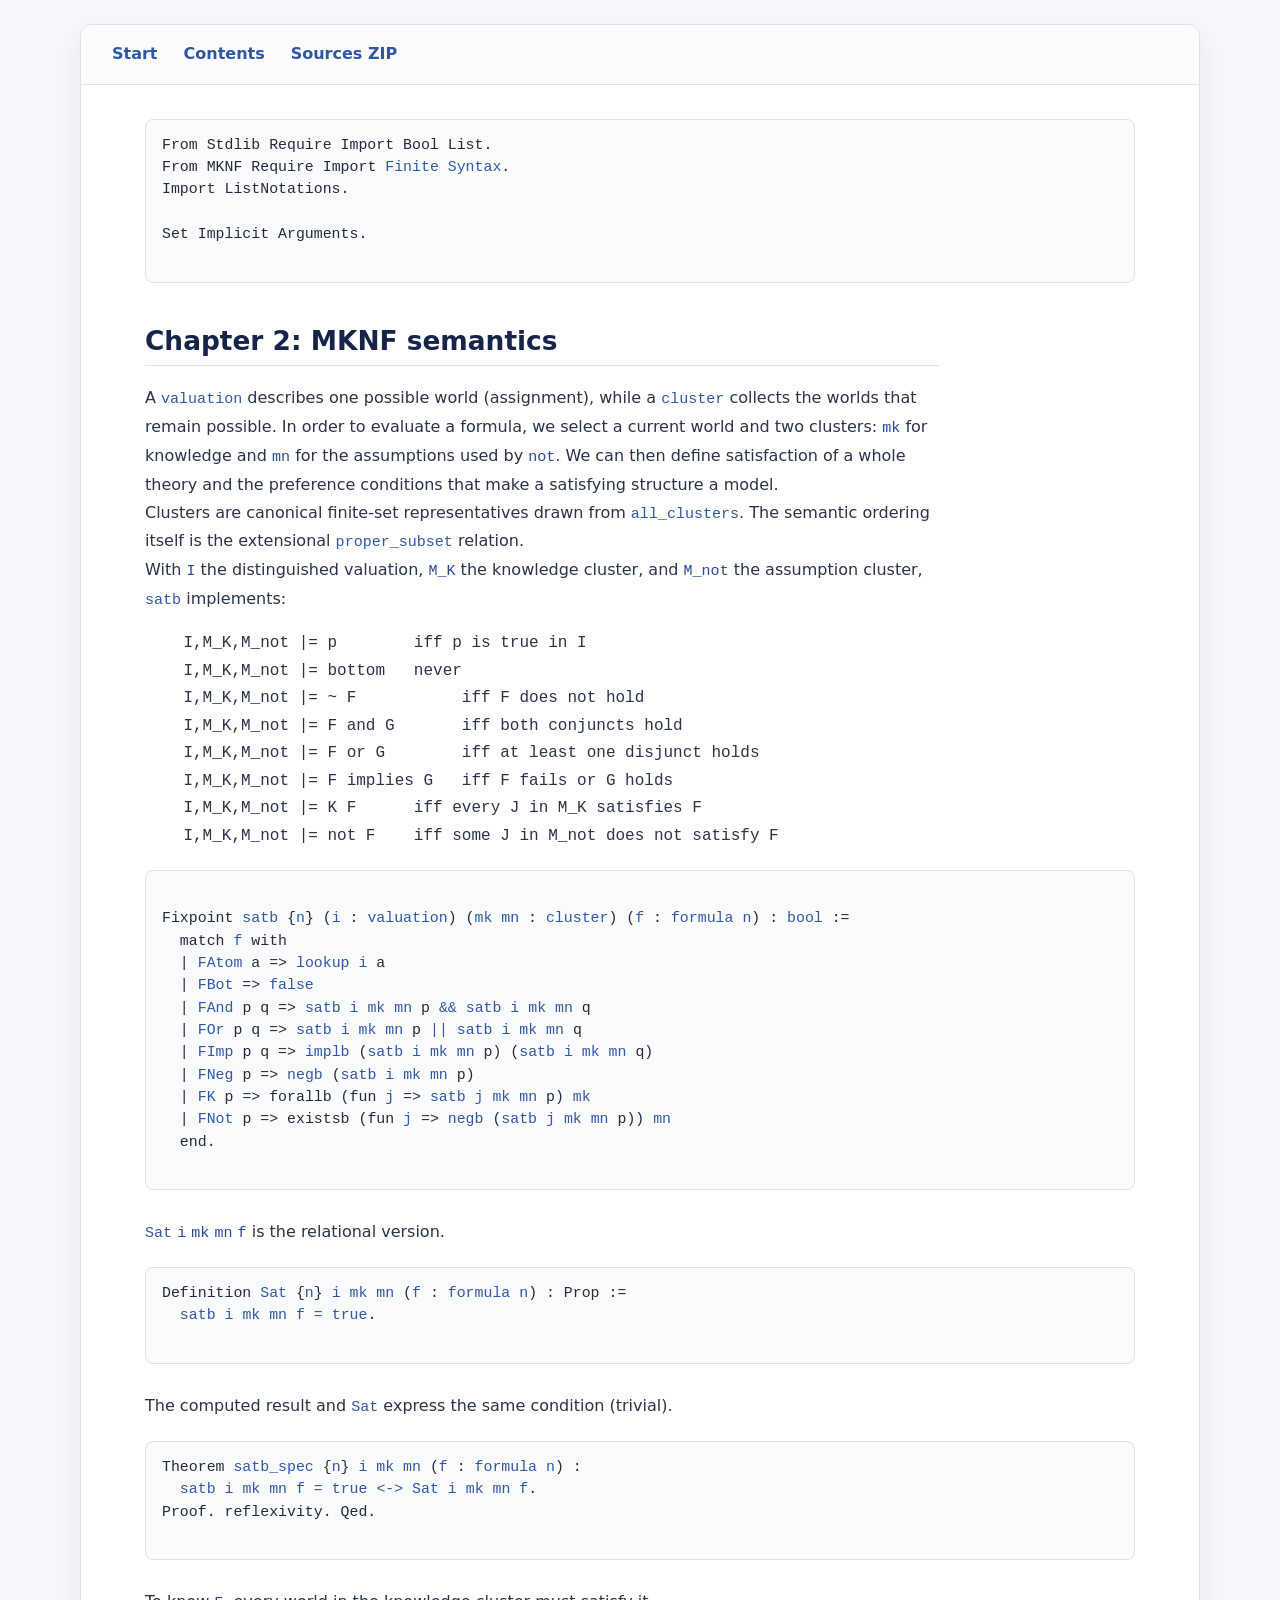
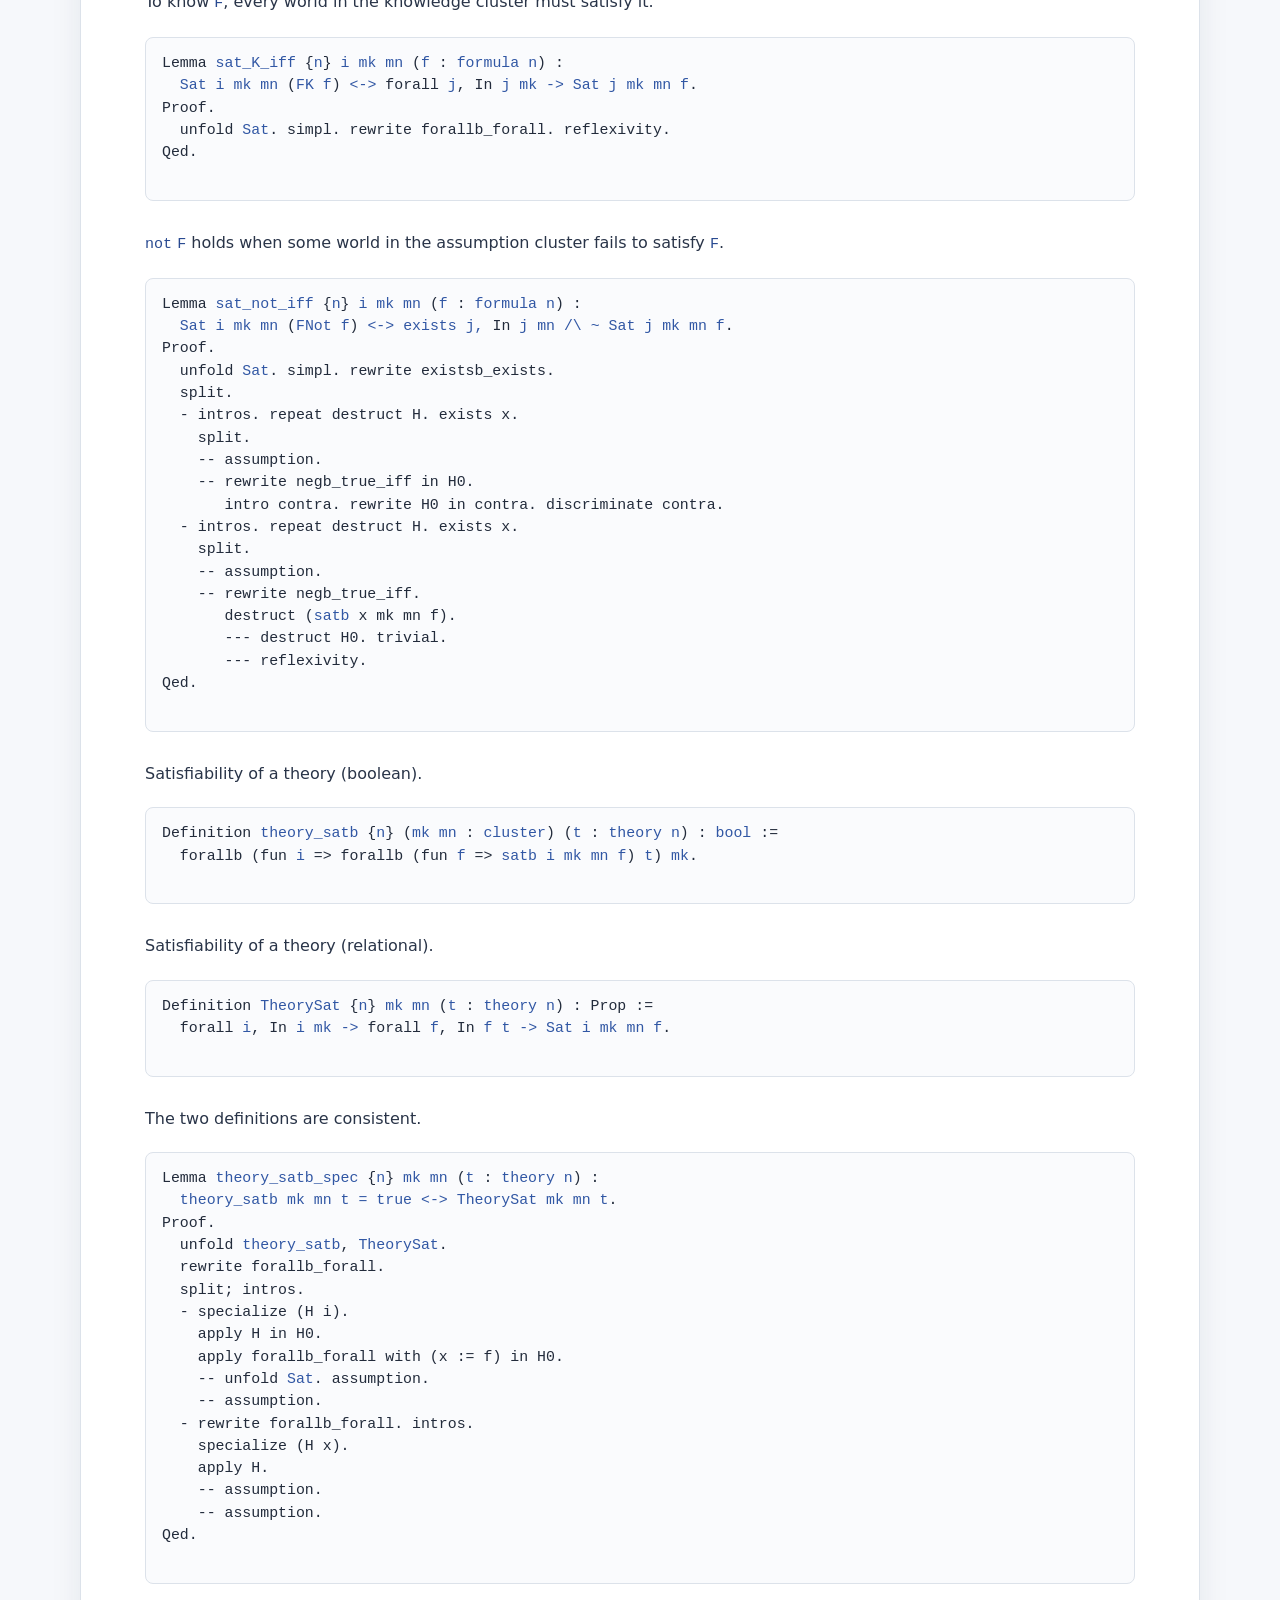
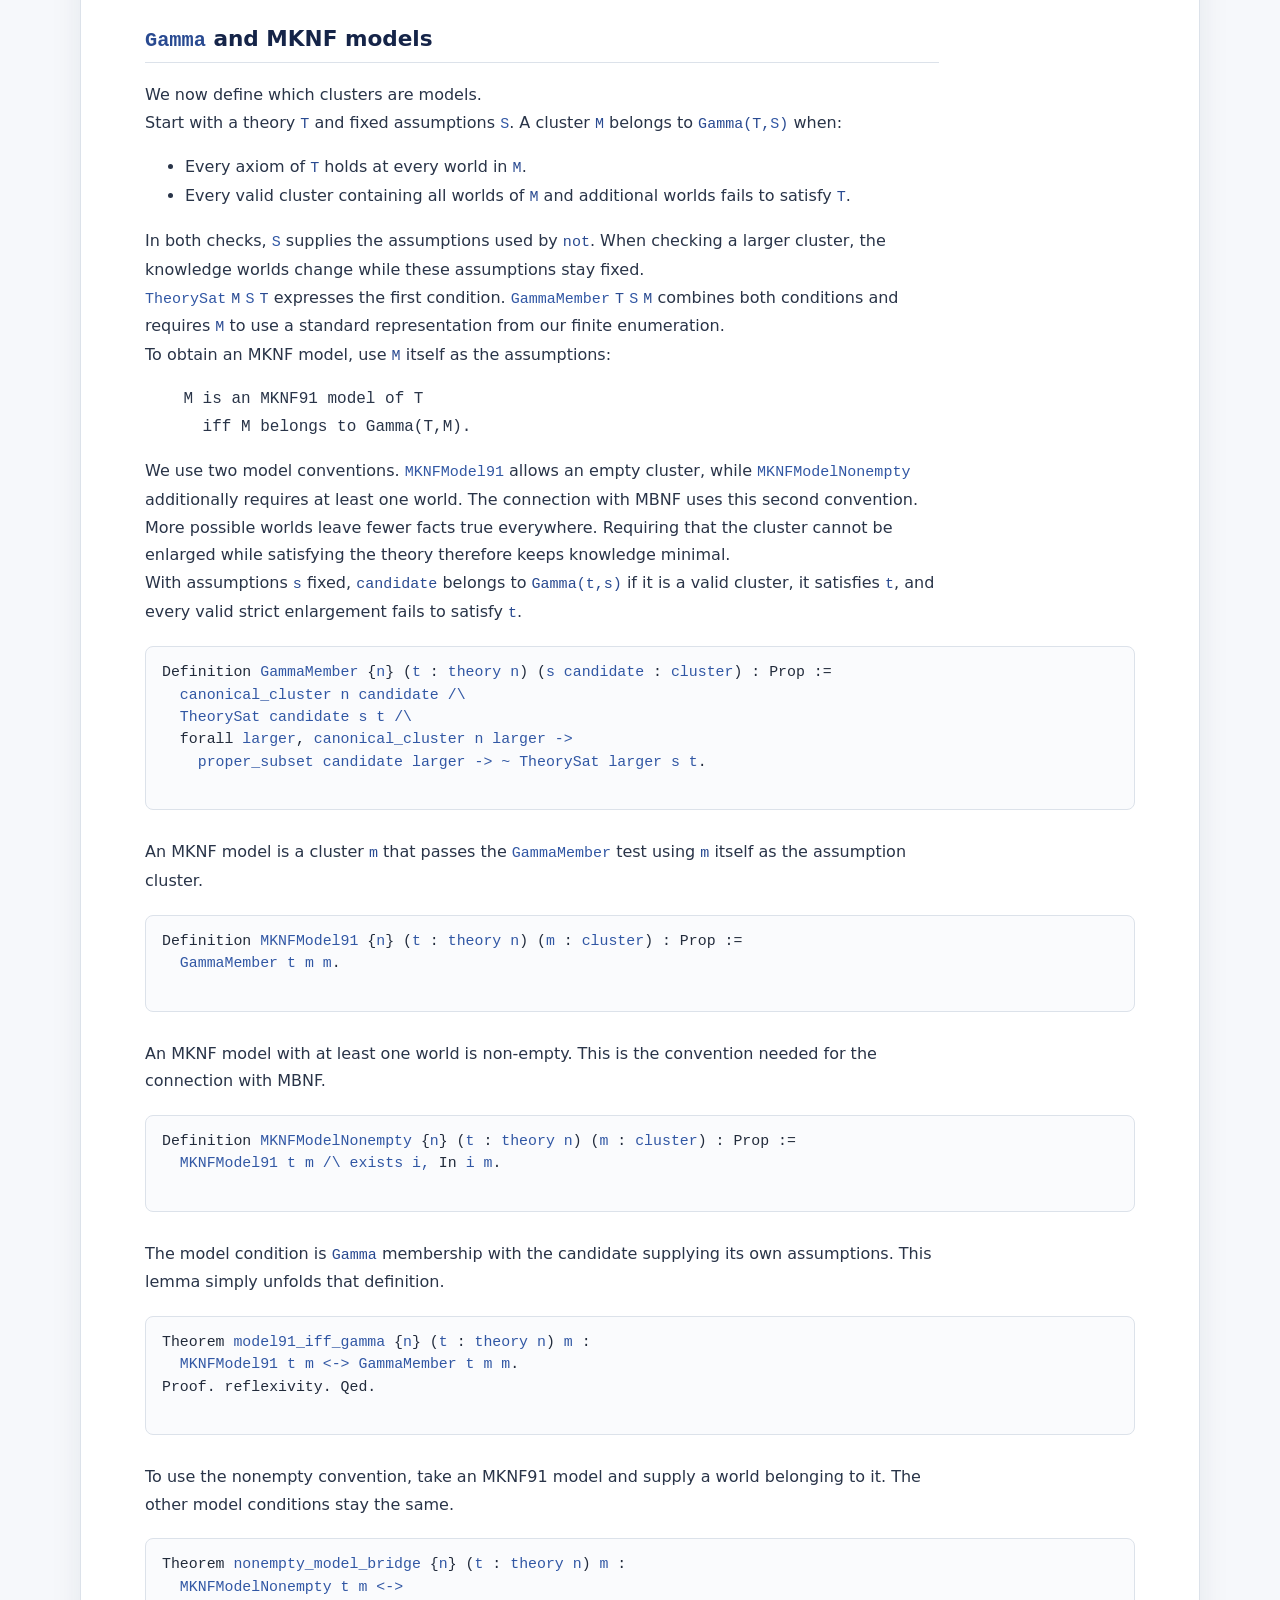
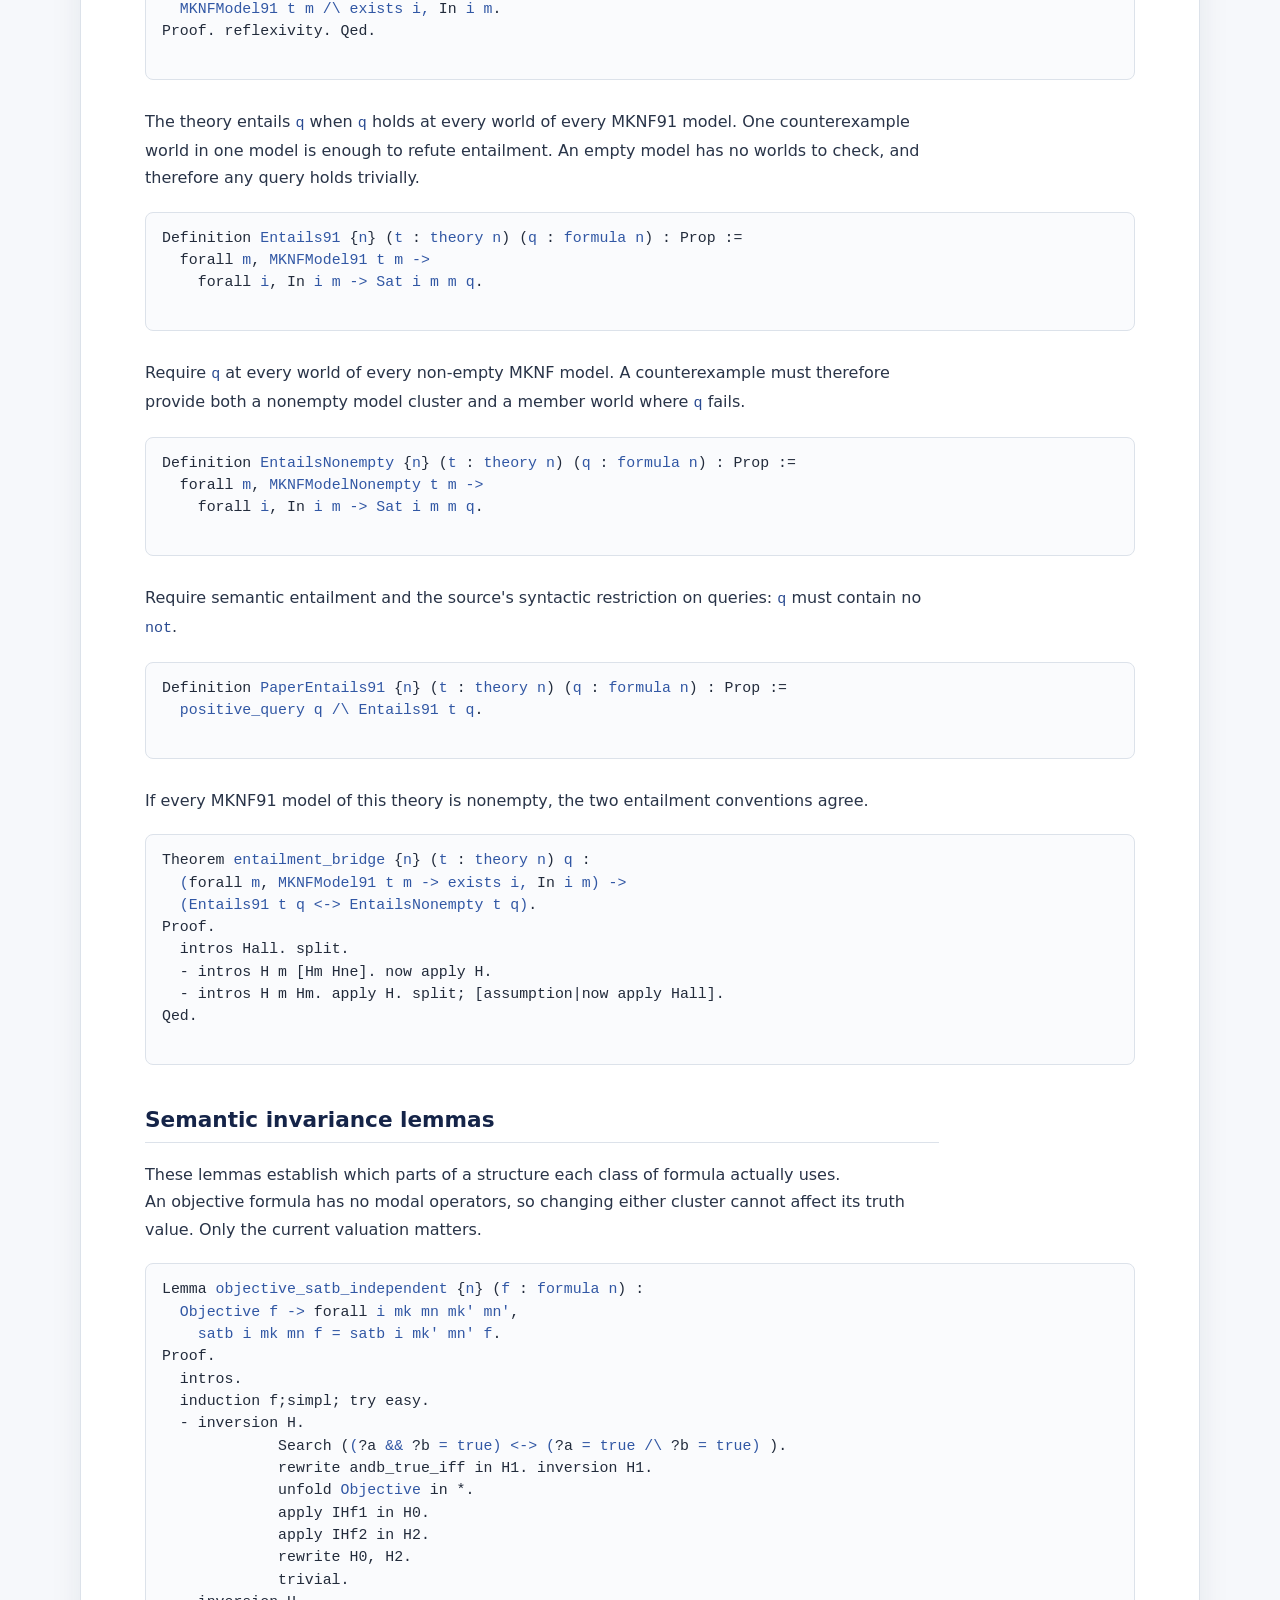
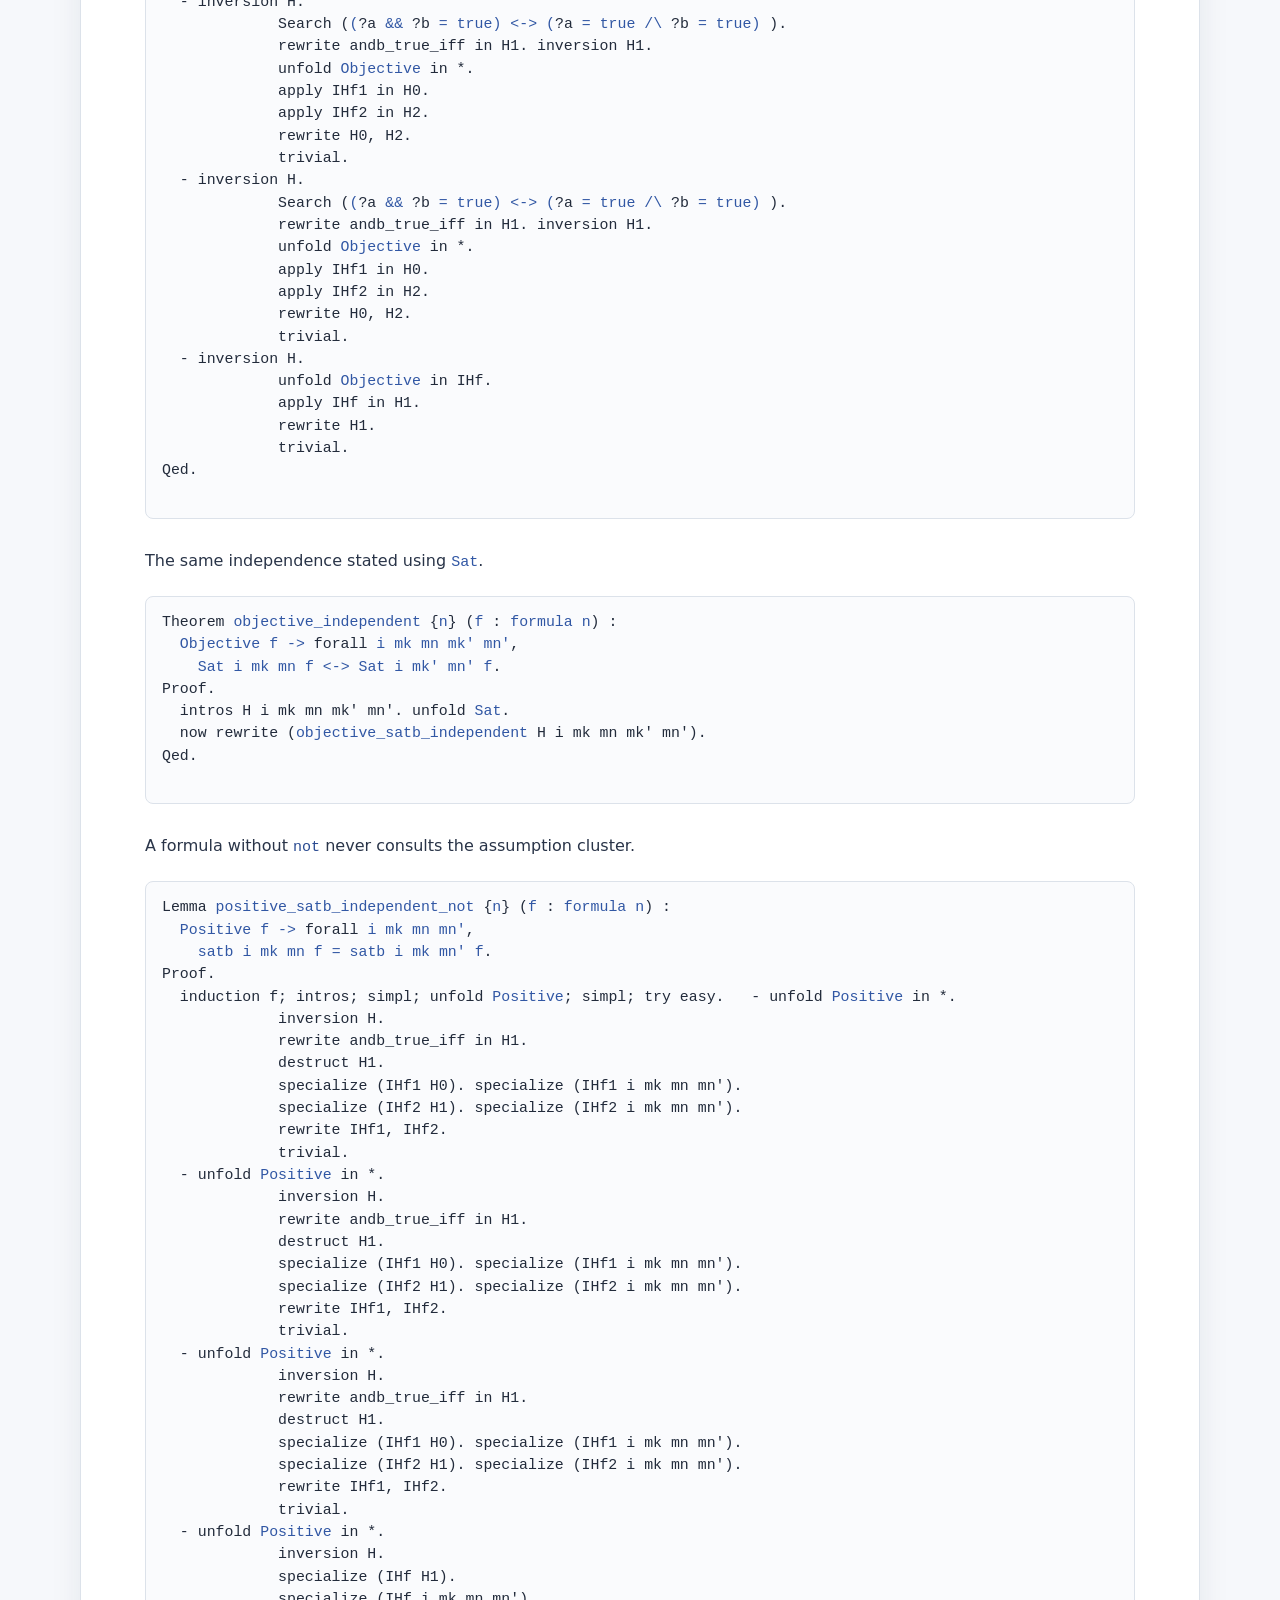
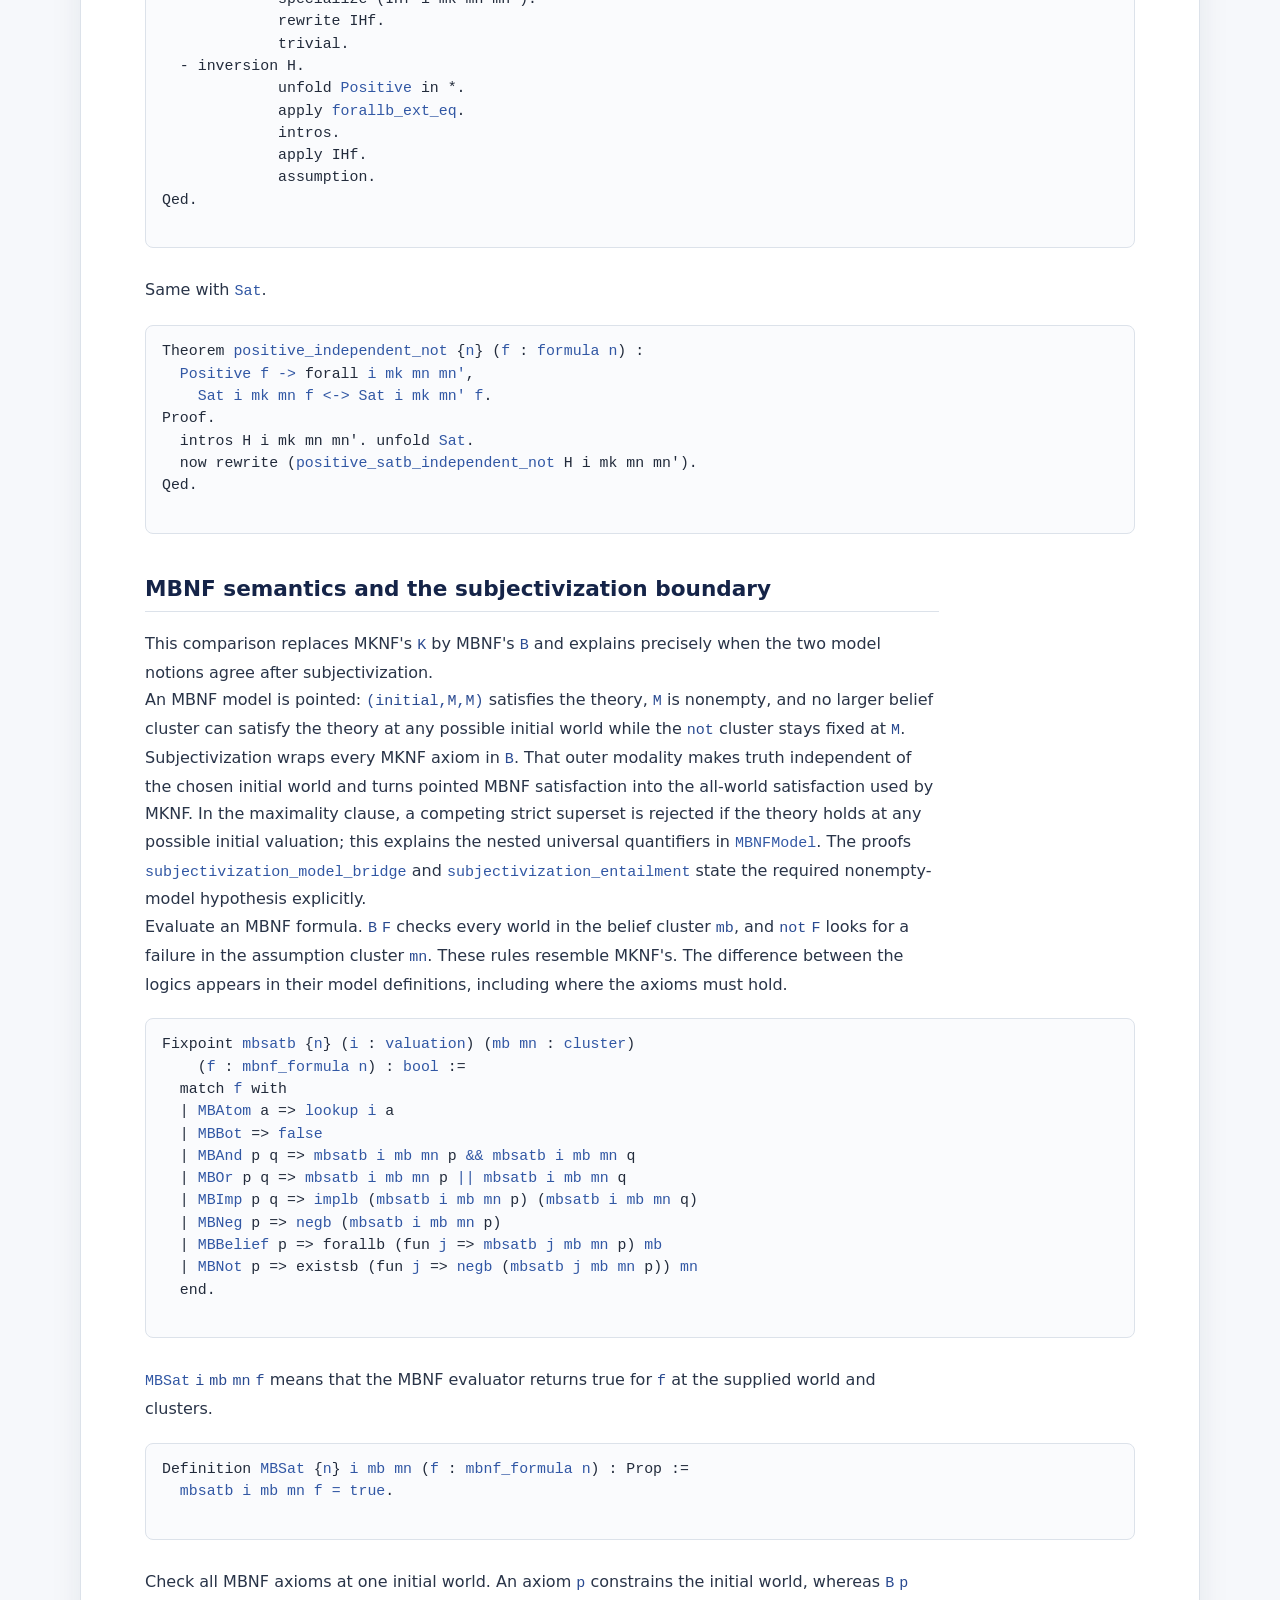
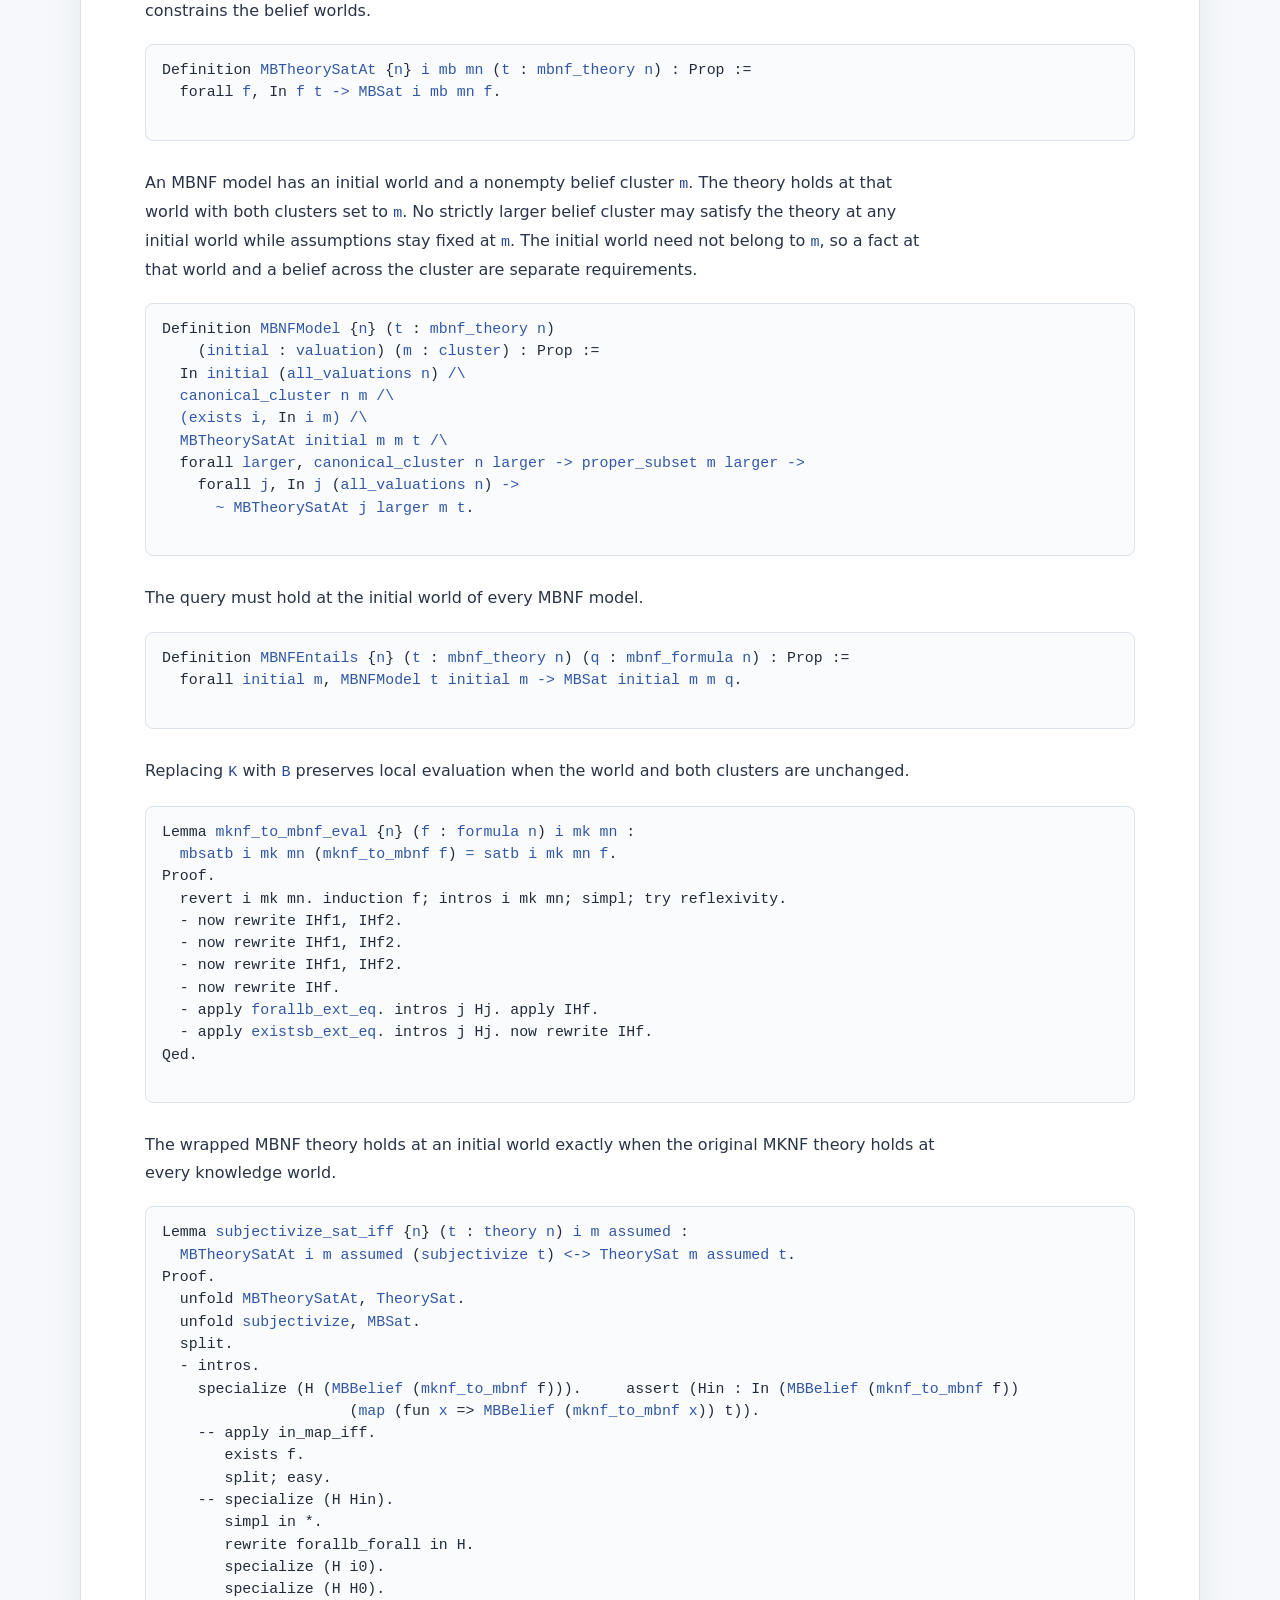
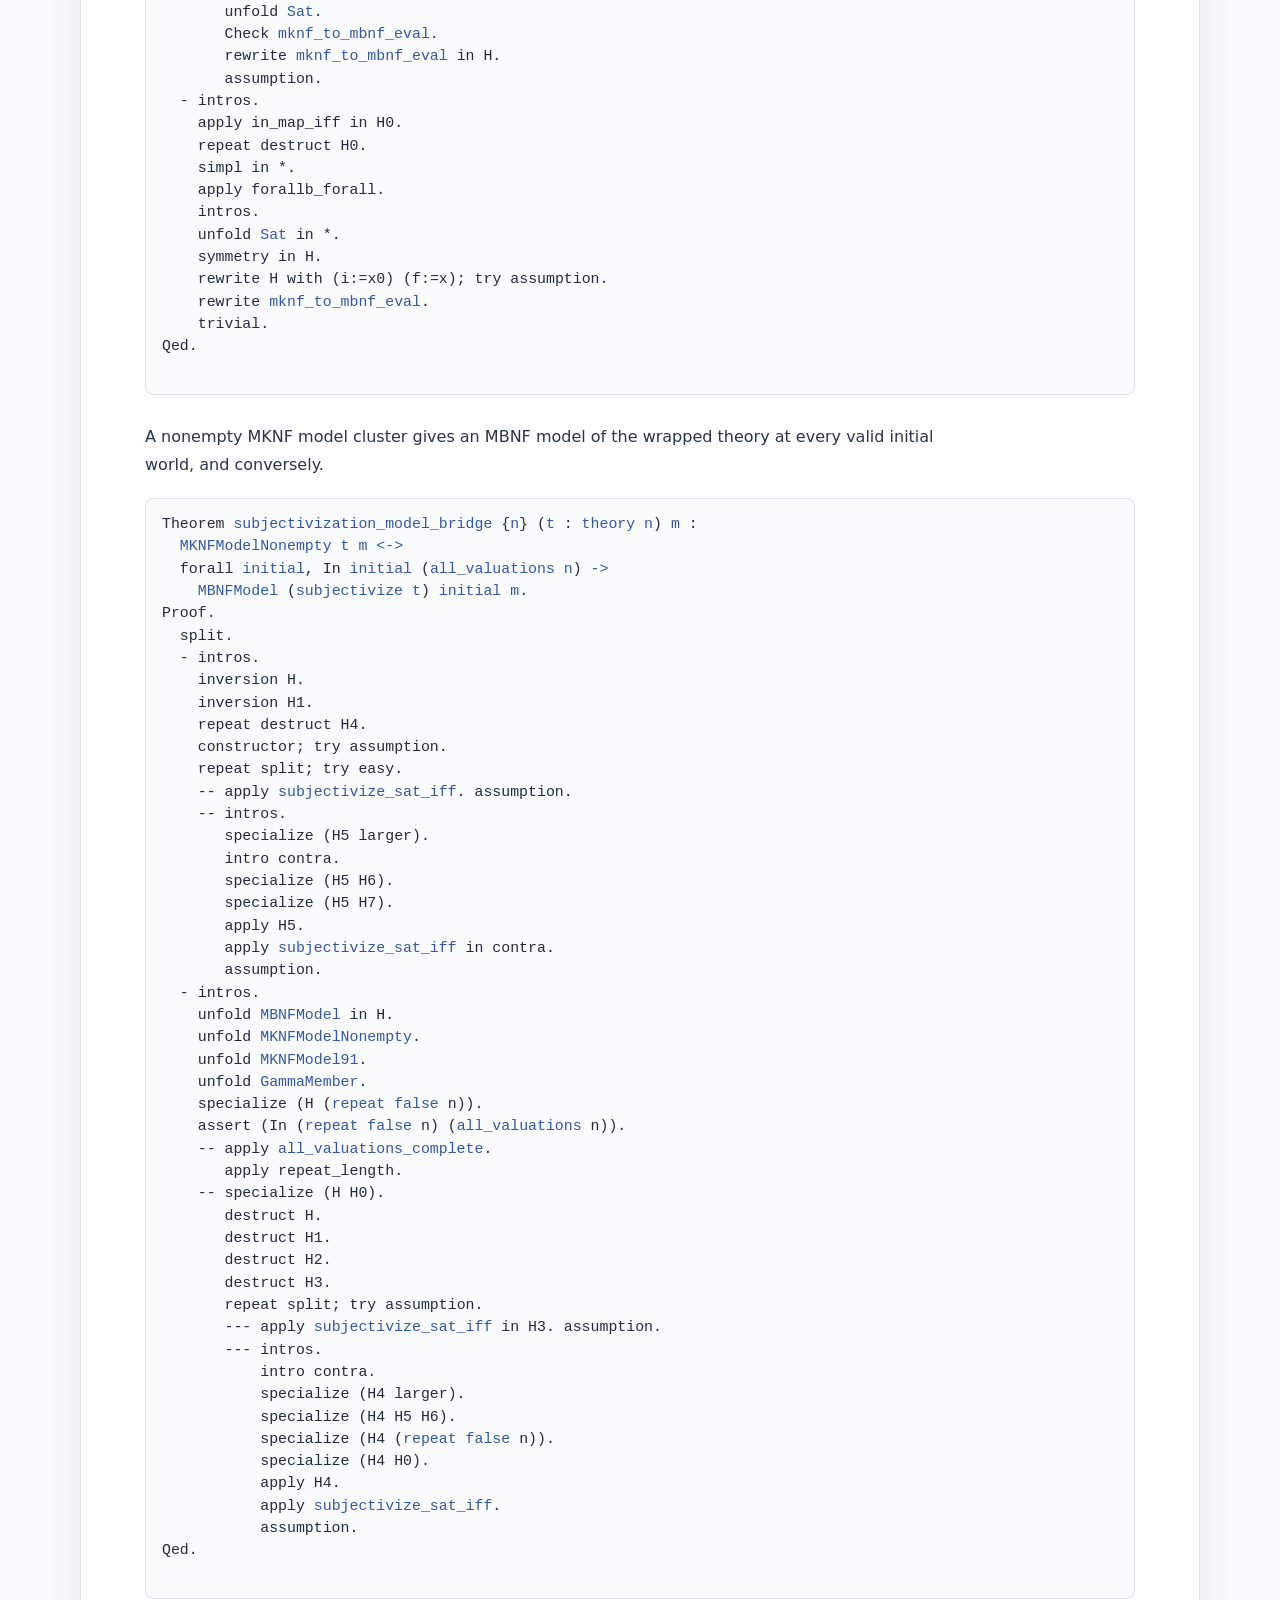
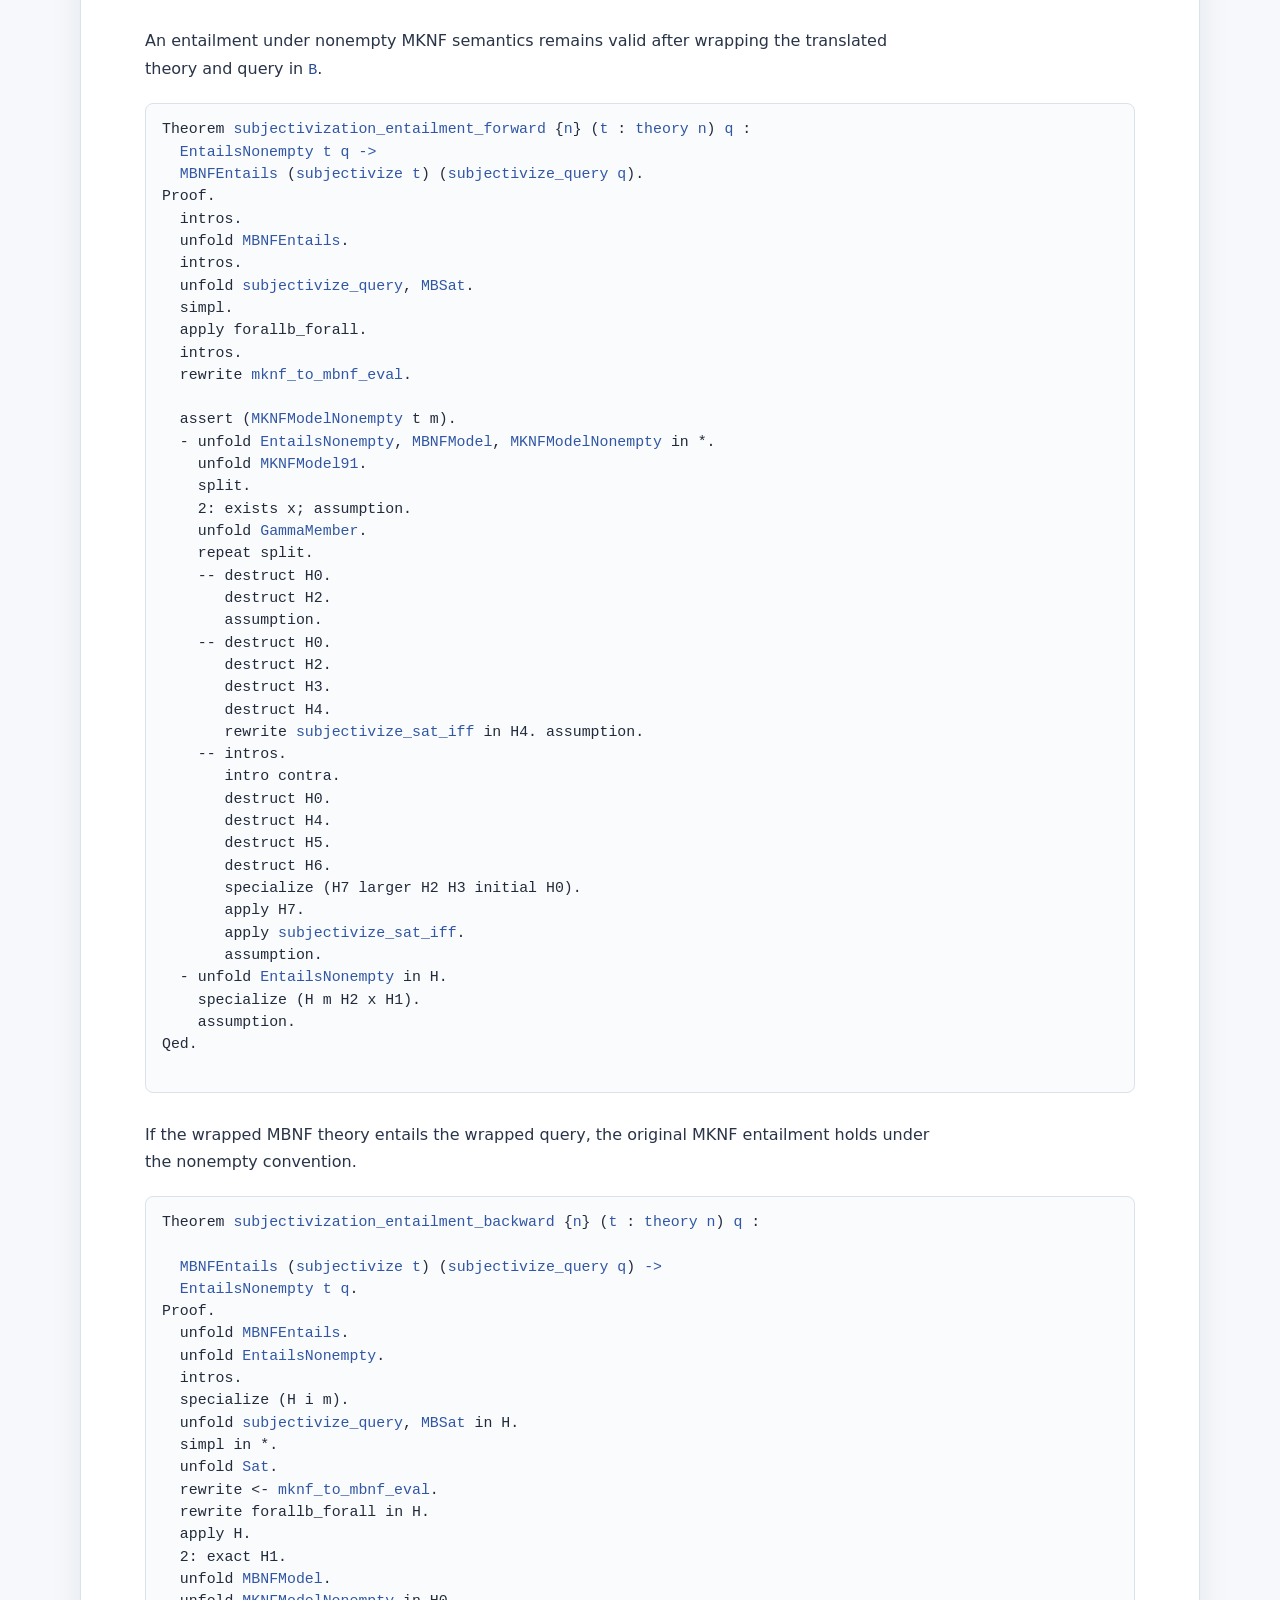
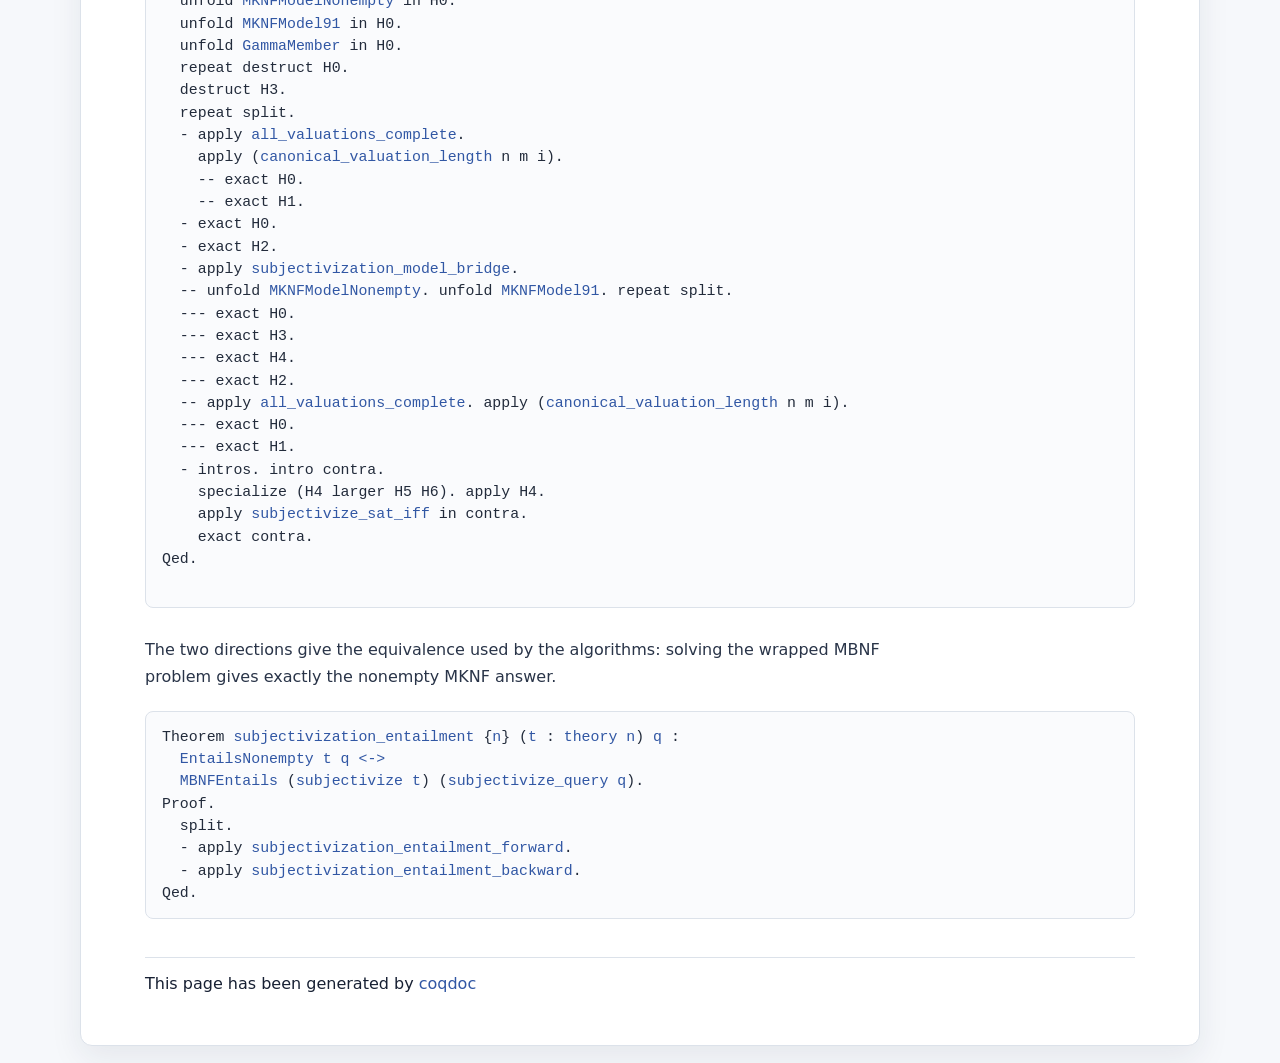
<file: html/MKNF.Semantics.html>
<!DOCTYPE html>
<html lang="en">
<head>
  <meta charset="utf-8">
  <meta name="viewport" content="width=device-width, initial-scale=1">
  <link href="coqdoc.css" rel="stylesheet" type="text/css">
  <title>MKNF and MBNF, mechanised</title>
</head>
<body>
<div id="page">
<div id="header">
  <nav class="site-nav" aria-label="Documentation navigation">
    <a href="../index.html">Start</a>
    <a href="toc.html">Contents</a>
    <a href="../sources.zip" download>Sources ZIP</a>
  </nav>
</div>
<div id="main">
<div class="code">
<span class="id" title="keyword">From</span> <span class="id" title="var">Stdlib</span> <span class="id" title="keyword">Require</span> <span class="id" title="keyword">Import</span> <span class="id" title="library">Bool</span> <span class="id" title="library">List</span>.<br/>
<span class="id" title="keyword">From</span> <span class="id" title="var">MKNF</span> <span class="id" title="keyword">Require</span> <span class="id" title="keyword">Import</span> <a class="idref" href="MKNF.Finite.html#"><span class="id" title="library">Finite</span></a> <a class="idref" href="MKNF.Syntax.html#"><span class="id" title="library">Syntax</span></a>.<br/>
<span class="id" title="keyword">Import</span> <span class="id" title="module">ListNotations</span>.<br/>

<br/>
<span class="id" title="keyword">Set Implicit Arguments</span>.<br/>

<br/>
</div>

<div class="doc">
<a id="lab4"></a><h1 class="section">Chapter 2: MKNF semantics</h1>


<div class="paragraph"> </div>

    A <span class="inlinecode"><a class="idref" href="MKNF.Finite.html#valuation"><span class="id" title="definition">valuation</span></a></span> describes one possible world (assignment), while a <span class="inlinecode"><a class="idref" href="MKNF.Finite.html#cluster"><span class="id" title="definition">cluster</span></a></span> collects the worlds that remain possible. 
    In order to evaluate a formula, we select a current world and two clusters: <span class="inlinecode"><span class="id" title="var">mk</span></span> for knowledge and <span class="inlinecode"><span class="id" title="var">mn</span></span> for the assumptions used by <span class="inlinecode"><span class="id" title="var">not</span></span>.
    We can then define satisfaction of a whole theory and the preference conditions that make a satisfying structure a model.

<div class="paragraph"> </div>

    Clusters are canonical finite-set representatives drawn from <span class="inlinecode"><a class="idref" href="MKNF.Finite.html#all_clusters"><span class="id" title="definition">all_clusters</span></a></span>. The semantic ordering itself is the extensional <span class="inlinecode"><a class="idref" href="MKNF.Finite.html#proper_subset"><span class="id" title="definition">proper_subset</span></a></span> relation.

<div class="paragraph"> </div>

    With <span class="inlinecode"><span class="id" title="var">I</span></span> the distinguished valuation, <span class="inlinecode"><span class="id" title="var">M_K</span></span> the knowledge cluster, and <span class="inlinecode"><span class="id" title="var">M_not</span></span> the assumption cluster, <span class="inlinecode"><a class="idref" href="MKNF.Semantics.html#satb"><span class="id" title="definition">satb</span></a></span> implements:

<div class="paragraph"> </div>

<pre>
    I,M_K,M_not |= p        iff p is true in I
    I,M_K,M_not |= bottom   never
    I,M_K,M_not |= ~ F           iff F does not hold
    I,M_K,M_not |= F and G       iff both conjuncts hold
    I,M_K,M_not |= F or G        iff at least one disjunct holds
    I,M_K,M_not |= F implies G   iff F fails or G holds
    I,M_K,M_not |= K F      iff every J in M_K satisfies F
    I,M_K,M_not |= not F    iff some J in M_not does not satisfy F
</pre>

<div class="paragraph"> </div>


</div>
<div class="code">

<br/>
<span class="id" title="keyword">Fixpoint</span> <a id="satb" class="idref" href="#satb"><span class="id" title="definition">satb</span></a> {<a id="n:1" class="idref" href="#n:1"><span class="id" title="binder">n</span></a>} (<a id="i:2" class="idref" href="#i:2"><span class="id" title="binder">i</span></a> : <a class="idref" href="MKNF.Finite.html#valuation"><span class="id" title="definition">valuation</span></a>) (<a id="mk:3" class="idref" href="#mk:3"><span class="id" title="binder">mk</span></a> <a id="mn:4" class="idref" href="#mn:4"><span class="id" title="binder">mn</span></a> : <a class="idref" href="MKNF.Finite.html#cluster"><span class="id" title="definition">cluster</span></a>) (<a id="f:5" class="idref" href="#f:5"><span class="id" title="binder">f</span></a> : <a class="idref" href="MKNF.Syntax.html#formula"><span class="id" title="inductive">formula</span></a> <a class="idref" href="MKNF.Semantics.html#n:1"><span class="id" title="variable">n</span></a>) : <a class="idref" href="http://rocq-prover.org/doc/V9.1.0/stdlib//Corelib.Init.Datatypes.html#bool"><span class="id" title="inductive">bool</span></a> :=<br/>
&nbsp;&nbsp;<span class="id" title="keyword">match</span> <a class="idref" href="MKNF.Semantics.html#f:5"><span class="id" title="variable">f</span></a> <span class="id" title="keyword">with</span><br/>
&nbsp;&nbsp;| <a class="idref" href="MKNF.Syntax.html#FAtom"><span class="id" title="constructor">FAtom</span></a> <span class="id" title="var">a</span> =&gt; <a class="idref" href="MKNF.Finite.html#lookup"><span class="id" title="definition">lookup</span></a> <a class="idref" href="MKNF.Semantics.html#i:2"><span class="id" title="variable">i</span></a> <span class="id" title="var">a</span><br/>
&nbsp;&nbsp;| <a class="idref" href="MKNF.Syntax.html#FBot"><span class="id" title="constructor">FBot</span></a> =&gt; <a class="idref" href="http://rocq-prover.org/doc/V9.1.0/stdlib//Corelib.Init.Datatypes.html#false"><span class="id" title="constructor">false</span></a><br/>
&nbsp;&nbsp;| <a class="idref" href="MKNF.Syntax.html#FAnd"><span class="id" title="constructor">FAnd</span></a> <span class="id" title="var">p</span> <span class="id" title="var">q</span> =&gt; <a class="idref" href="MKNF.Semantics.html#satb"><span class="id" title="definition">satb</span></a> <a class="idref" href="MKNF.Semantics.html#i:2"><span class="id" title="variable">i</span></a> <a class="idref" href="MKNF.Semantics.html#mk:3"><span class="id" title="variable">mk</span></a> <a class="idref" href="MKNF.Semantics.html#mn:4"><span class="id" title="variable">mn</span></a> <span class="id" title="var">p</span> <a class="idref" href="http://rocq-prover.org/doc/V9.1.0/stdlib//Corelib.Init.Datatypes.html#::bool_scope:x_'&amp;&amp;'_x"><span class="id" title="notation">&amp;&amp;</span></a> <a class="idref" href="MKNF.Semantics.html#satb"><span class="id" title="definition">satb</span></a> <a class="idref" href="MKNF.Semantics.html#i:2"><span class="id" title="variable">i</span></a> <a class="idref" href="MKNF.Semantics.html#mk:3"><span class="id" title="variable">mk</span></a> <a class="idref" href="MKNF.Semantics.html#mn:4"><span class="id" title="variable">mn</span></a> <span class="id" title="var">q</span><br/>
&nbsp;&nbsp;| <a class="idref" href="MKNF.Syntax.html#FOr"><span class="id" title="constructor">FOr</span></a> <span class="id" title="var">p</span> <span class="id" title="var">q</span> =&gt; <a class="idref" href="MKNF.Semantics.html#satb"><span class="id" title="definition">satb</span></a> <a class="idref" href="MKNF.Semantics.html#i:2"><span class="id" title="variable">i</span></a> <a class="idref" href="MKNF.Semantics.html#mk:3"><span class="id" title="variable">mk</span></a> <a class="idref" href="MKNF.Semantics.html#mn:4"><span class="id" title="variable">mn</span></a> <span class="id" title="var">p</span> <a class="idref" href="http://rocq-prover.org/doc/V9.1.0/stdlib//Corelib.Init.Datatypes.html#081ff67d3116402bb680e8692aa39185"><span class="id" title="notation">||</span></a> <a class="idref" href="MKNF.Semantics.html#satb"><span class="id" title="definition">satb</span></a> <a class="idref" href="MKNF.Semantics.html#i:2"><span class="id" title="variable">i</span></a> <a class="idref" href="MKNF.Semantics.html#mk:3"><span class="id" title="variable">mk</span></a> <a class="idref" href="MKNF.Semantics.html#mn:4"><span class="id" title="variable">mn</span></a> <span class="id" title="var">q</span><br/>
&nbsp;&nbsp;| <a class="idref" href="MKNF.Syntax.html#FImp"><span class="id" title="constructor">FImp</span></a> <span class="id" title="var">p</span> <span class="id" title="var">q</span> =&gt; <a class="idref" href="http://rocq-prover.org/doc/V9.1.0/stdlib//Corelib.Init.Datatypes.html#implb"><span class="id" title="definition">implb</span></a> (<a class="idref" href="MKNF.Semantics.html#satb"><span class="id" title="definition">satb</span></a> <a class="idref" href="MKNF.Semantics.html#i:2"><span class="id" title="variable">i</span></a> <a class="idref" href="MKNF.Semantics.html#mk:3"><span class="id" title="variable">mk</span></a> <a class="idref" href="MKNF.Semantics.html#mn:4"><span class="id" title="variable">mn</span></a> <span class="id" title="var">p</span>) (<a class="idref" href="MKNF.Semantics.html#satb"><span class="id" title="definition">satb</span></a> <a class="idref" href="MKNF.Semantics.html#i:2"><span class="id" title="variable">i</span></a> <a class="idref" href="MKNF.Semantics.html#mk:3"><span class="id" title="variable">mk</span></a> <a class="idref" href="MKNF.Semantics.html#mn:4"><span class="id" title="variable">mn</span></a> <span class="id" title="var">q</span>)<br/>
&nbsp;&nbsp;| <a class="idref" href="MKNF.Syntax.html#FNeg"><span class="id" title="constructor">FNeg</span></a> <span class="id" title="var">p</span> =&gt; <a class="idref" href="http://rocq-prover.org/doc/V9.1.0/stdlib//Corelib.Init.Datatypes.html#negb"><span class="id" title="definition">negb</span></a> (<a class="idref" href="MKNF.Semantics.html#satb"><span class="id" title="definition">satb</span></a> <a class="idref" href="MKNF.Semantics.html#i:2"><span class="id" title="variable">i</span></a> <a class="idref" href="MKNF.Semantics.html#mk:3"><span class="id" title="variable">mk</span></a> <a class="idref" href="MKNF.Semantics.html#mn:4"><span class="id" title="variable">mn</span></a> <span class="id" title="var">p</span>)<br/>
&nbsp;&nbsp;| <a class="idref" href="MKNF.Syntax.html#FK"><span class="id" title="constructor">FK</span></a> <span class="id" title="var">p</span> =&gt; <span class="id" title="definition">forallb</span> (<span class="id" title="keyword">fun</span> <a id="j:8" class="idref" href="#j:8"><span class="id" title="binder">j</span></a> =&gt; <a class="idref" href="MKNF.Semantics.html#satb"><span class="id" title="definition">satb</span></a> <a class="idref" href="MKNF.Semantics.html#j:8"><span class="id" title="variable">j</span></a> <a class="idref" href="MKNF.Semantics.html#mk:3"><span class="id" title="variable">mk</span></a> <a class="idref" href="MKNF.Semantics.html#mn:4"><span class="id" title="variable">mn</span></a> <span class="id" title="var">p</span>) <a class="idref" href="MKNF.Semantics.html#mk:3"><span class="id" title="variable">mk</span></a><br/>
&nbsp;&nbsp;| <a class="idref" href="MKNF.Syntax.html#FNot"><span class="id" title="constructor">FNot</span></a> <span class="id" title="var">p</span> =&gt; <span class="id" title="definition">existsb</span> (<span class="id" title="keyword">fun</span> <a id="j:9" class="idref" href="#j:9"><span class="id" title="binder">j</span></a> =&gt; <a class="idref" href="http://rocq-prover.org/doc/V9.1.0/stdlib//Corelib.Init.Datatypes.html#negb"><span class="id" title="definition">negb</span></a> (<a class="idref" href="MKNF.Semantics.html#satb"><span class="id" title="definition">satb</span></a> <a class="idref" href="MKNF.Semantics.html#j:9"><span class="id" title="variable">j</span></a> <a class="idref" href="MKNF.Semantics.html#mk:3"><span class="id" title="variable">mk</span></a> <a class="idref" href="MKNF.Semantics.html#mn:4"><span class="id" title="variable">mn</span></a> <span class="id" title="var">p</span>)) <a class="idref" href="MKNF.Semantics.html#mn:4"><span class="id" title="variable">mn</span></a><br/>
&nbsp;&nbsp;<span class="id" title="keyword">end</span>.<br/>

<br/>
</div>

<div class="doc">
<span class="inlinecode"><a class="idref" href="MKNF.Semantics.html#Sat"><span class="id" title="definition">Sat</span></a></span> <span class="inlinecode"><span class="id" title="var">i</span></span> <span class="inlinecode"><span class="id" title="var">mk</span></span> <span class="inlinecode"><span class="id" title="var">mn</span></span> <span class="inlinecode"><span class="id" title="var">f</span></span> is the relational version. 
</div>
<div class="code">
<span class="id" title="keyword">Definition</span> <a id="Sat" class="idref" href="#Sat"><span class="id" title="definition">Sat</span></a> {<a id="n:10" class="idref" href="#n:10"><span class="id" title="binder">n</span></a>} <a id="i:11" class="idref" href="#i:11"><span class="id" title="binder">i</span></a> <a id="mk:12" class="idref" href="#mk:12"><span class="id" title="binder">mk</span></a> <a id="mn:13" class="idref" href="#mn:13"><span class="id" title="binder">mn</span></a> (<a id="f:14" class="idref" href="#f:14"><span class="id" title="binder">f</span></a> : <a class="idref" href="MKNF.Syntax.html#formula"><span class="id" title="inductive">formula</span></a> <a class="idref" href="MKNF.Semantics.html#n:10"><span class="id" title="variable">n</span></a>) : <span class="id" title="keyword">Prop</span> :=<br/>
&nbsp;&nbsp;<a class="idref" href="MKNF.Semantics.html#satb"><span class="id" title="definition">satb</span></a> <a class="idref" href="MKNF.Semantics.html#i:11"><span class="id" title="variable">i</span></a> <a class="idref" href="MKNF.Semantics.html#mk:12"><span class="id" title="variable">mk</span></a> <a class="idref" href="MKNF.Semantics.html#mn:13"><span class="id" title="variable">mn</span></a> <a class="idref" href="MKNF.Semantics.html#f:14"><span class="id" title="variable">f</span></a> <a class="idref" href="http://rocq-prover.org/doc/V9.1.0/stdlib//Corelib.Init.Logic.html#6cd0f7b28b6092304087c7049437bb1a"><span class="id" title="notation">=</span></a> <a class="idref" href="http://rocq-prover.org/doc/V9.1.0/stdlib//Corelib.Init.Datatypes.html#true"><span class="id" title="constructor">true</span></a>.<br/>

<br/>
</div>

<div class="doc">
The computed result and <span class="inlinecode"><a class="idref" href="MKNF.Semantics.html#Sat"><span class="id" title="definition">Sat</span></a></span> express the same condition (trivial). 
</div>
<div class="code">
<span class="id" title="keyword">Theorem</span> <a id="satb_spec" class="idref" href="#satb_spec"><span class="id" title="lemma">satb_spec</span></a> {<a id="n:15" class="idref" href="#n:15"><span class="id" title="binder">n</span></a>} <a id="i:16" class="idref" href="#i:16"><span class="id" title="binder">i</span></a> <a id="mk:17" class="idref" href="#mk:17"><span class="id" title="binder">mk</span></a> <a id="mn:18" class="idref" href="#mn:18"><span class="id" title="binder">mn</span></a> (<a id="f:19" class="idref" href="#f:19"><span class="id" title="binder">f</span></a> : <a class="idref" href="MKNF.Syntax.html#formula"><span class="id" title="inductive">formula</span></a> <a class="idref" href="MKNF.Semantics.html#n:15"><span class="id" title="variable">n</span></a>) :<br/>
&nbsp;&nbsp;<a class="idref" href="MKNF.Semantics.html#satb"><span class="id" title="definition">satb</span></a> <a class="idref" href="MKNF.Semantics.html#i:16"><span class="id" title="variable">i</span></a> <a class="idref" href="MKNF.Semantics.html#mk:17"><span class="id" title="variable">mk</span></a> <a class="idref" href="MKNF.Semantics.html#mn:18"><span class="id" title="variable">mn</span></a> <a class="idref" href="MKNF.Semantics.html#f:19"><span class="id" title="variable">f</span></a> <a class="idref" href="http://rocq-prover.org/doc/V9.1.0/stdlib//Corelib.Init.Logic.html#6cd0f7b28b6092304087c7049437bb1a"><span class="id" title="notation">=</span></a> <a class="idref" href="http://rocq-prover.org/doc/V9.1.0/stdlib//Corelib.Init.Datatypes.html#true"><span class="id" title="constructor">true</span></a> <a class="idref" href="http://rocq-prover.org/doc/V9.1.0/stdlib//Corelib.Init.Logic.html#::type_scope:x_'&lt;-&gt;'_x"><span class="id" title="notation">&lt;-&gt;</span></a> <a class="idref" href="MKNF.Semantics.html#Sat"><span class="id" title="definition">Sat</span></a> <a class="idref" href="MKNF.Semantics.html#i:16"><span class="id" title="variable">i</span></a> <a class="idref" href="MKNF.Semantics.html#mk:17"><span class="id" title="variable">mk</span></a> <a class="idref" href="MKNF.Semantics.html#mn:18"><span class="id" title="variable">mn</span></a> <a class="idref" href="MKNF.Semantics.html#f:19"><span class="id" title="variable">f</span></a>.<br/>
<span class="id" title="keyword">Proof</span>. <span class="id" title="tactic">reflexivity</span>. <span class="id" title="keyword">Qed</span>.<br/>

<br/>
</div>

<div class="doc">
To know <span class="inlinecode"><span class="id" title="var">F</span></span>, every world in the knowledge cluster must satisfy it. 
</div>
<div class="code">
<span class="id" title="keyword">Lemma</span> <a id="sat_K_iff" class="idref" href="#sat_K_iff"><span class="id" title="lemma">sat_K_iff</span></a> {<a id="n:20" class="idref" href="#n:20"><span class="id" title="binder">n</span></a>} <a id="i:21" class="idref" href="#i:21"><span class="id" title="binder">i</span></a> <a id="mk:22" class="idref" href="#mk:22"><span class="id" title="binder">mk</span></a> <a id="mn:23" class="idref" href="#mn:23"><span class="id" title="binder">mn</span></a> (<a id="f:24" class="idref" href="#f:24"><span class="id" title="binder">f</span></a> : <a class="idref" href="MKNF.Syntax.html#formula"><span class="id" title="inductive">formula</span></a> <a class="idref" href="MKNF.Semantics.html#n:20"><span class="id" title="variable">n</span></a>) :<br/>
&nbsp;&nbsp;<a class="idref" href="MKNF.Semantics.html#Sat"><span class="id" title="definition">Sat</span></a> <a class="idref" href="MKNF.Semantics.html#i:21"><span class="id" title="variable">i</span></a> <a class="idref" href="MKNF.Semantics.html#mk:22"><span class="id" title="variable">mk</span></a> <a class="idref" href="MKNF.Semantics.html#mn:23"><span class="id" title="variable">mn</span></a> (<a class="idref" href="MKNF.Syntax.html#FK"><span class="id" title="constructor">FK</span></a> <a class="idref" href="MKNF.Semantics.html#f:24"><span class="id" title="variable">f</span></a>) <a class="idref" href="http://rocq-prover.org/doc/V9.1.0/stdlib//Corelib.Init.Logic.html#::type_scope:x_'&lt;-&gt;'_x"><span class="id" title="notation">&lt;-&gt;</span></a> <span class="id" title="keyword">forall</span> <a id="j:25" class="idref" href="#j:25"><span class="id" title="binder">j</span></a>, <span class="id" title="definition">In</span> <a class="idref" href="MKNF.Semantics.html#j:25"><span class="id" title="variable">j</span></a> <a class="idref" href="MKNF.Semantics.html#mk:22"><span class="id" title="variable">mk</span></a> <a class="idref" href="http://rocq-prover.org/doc/V9.1.0/stdlib//Corelib.Init.Logic.html#::type_scope:x_'-&gt;'_x"><span class="id" title="notation">-&gt;</span></a> <a class="idref" href="MKNF.Semantics.html#Sat"><span class="id" title="definition">Sat</span></a> <a class="idref" href="MKNF.Semantics.html#j:25"><span class="id" title="variable">j</span></a> <a class="idref" href="MKNF.Semantics.html#mk:22"><span class="id" title="variable">mk</span></a> <a class="idref" href="MKNF.Semantics.html#mn:23"><span class="id" title="variable">mn</span></a> <a class="idref" href="MKNF.Semantics.html#f:24"><span class="id" title="variable">f</span></a>.<br/>
<span class="id" title="keyword">Proof</span>.<br/>
&nbsp;&nbsp;<span class="id" title="tactic">unfold</span> <a class="idref" href="MKNF.Semantics.html#Sat"><span class="id" title="definition">Sat</span></a>. <span class="id" title="tactic">simpl</span>. <span class="id" title="tactic">rewrite</span> <span class="id" title="lemma">forallb_forall</span>. <span class="id" title="tactic">reflexivity</span>.<br/>
<span class="id" title="keyword">Qed</span>.<br/>

<br/>
</div>

<div class="doc">
<span class="inlinecode"><span class="id" title="var">not</span></span> <span class="inlinecode"><span class="id" title="var">F</span></span> holds when some world in the assumption cluster fails to satisfy <span class="inlinecode"><span class="id" title="var">F</span></span>. 
</div>
<div class="code">
<span class="id" title="keyword">Lemma</span> <a id="sat_not_iff" class="idref" href="#sat_not_iff"><span class="id" title="lemma">sat_not_iff</span></a> {<a id="n:26" class="idref" href="#n:26"><span class="id" title="binder">n</span></a>} <a id="i:27" class="idref" href="#i:27"><span class="id" title="binder">i</span></a> <a id="mk:28" class="idref" href="#mk:28"><span class="id" title="binder">mk</span></a> <a id="mn:29" class="idref" href="#mn:29"><span class="id" title="binder">mn</span></a> (<a id="f:30" class="idref" href="#f:30"><span class="id" title="binder">f</span></a> : <a class="idref" href="MKNF.Syntax.html#formula"><span class="id" title="inductive">formula</span></a> <a class="idref" href="MKNF.Semantics.html#n:26"><span class="id" title="variable">n</span></a>) :<br/>
&nbsp;&nbsp;<a class="idref" href="MKNF.Semantics.html#Sat"><span class="id" title="definition">Sat</span></a> <a class="idref" href="MKNF.Semantics.html#i:27"><span class="id" title="variable">i</span></a> <a class="idref" href="MKNF.Semantics.html#mk:28"><span class="id" title="variable">mk</span></a> <a class="idref" href="MKNF.Semantics.html#mn:29"><span class="id" title="variable">mn</span></a> (<a class="idref" href="MKNF.Syntax.html#FNot"><span class="id" title="constructor">FNot</span></a> <a class="idref" href="MKNF.Semantics.html#f:30"><span class="id" title="variable">f</span></a>) <a class="idref" href="http://rocq-prover.org/doc/V9.1.0/stdlib//Corelib.Init.Logic.html#::type_scope:x_'&lt;-&gt;'_x"><span class="id" title="notation">&lt;-&gt;</span></a> <a class="idref" href="http://rocq-prover.org/doc/V9.1.0/stdlib//Corelib.Init.Logic.html#a883bdd010993579f99d60b3775bcf54"><span class="id" title="notation">exists</span></a> <a id="j:31" class="idref" href="#j:31"><span class="id" title="binder">j</span></a><a class="idref" href="http://rocq-prover.org/doc/V9.1.0/stdlib//Corelib.Init.Logic.html#a883bdd010993579f99d60b3775bcf54"><span class="id" title="notation">,</span></a> <span class="id" title="definition">In</span> <a class="idref" href="MKNF.Semantics.html#j:31"><span class="id" title="variable">j</span></a> <a class="idref" href="MKNF.Semantics.html#mn:29"><span class="id" title="variable">mn</span></a> <a class="idref" href="http://rocq-prover.org/doc/V9.1.0/stdlib//Corelib.Init.Logic.html#ba2b0e492d2b4675a0acf3ea92aabadd"><span class="id" title="notation">/\</span></a> <a class="idref" href="http://rocq-prover.org/doc/V9.1.0/stdlib//Corelib.Init.Logic.html#63a68285c81db8f9bc456233bb9ed181"><span class="id" title="notation">~</span></a> <a class="idref" href="MKNF.Semantics.html#Sat"><span class="id" title="definition">Sat</span></a> <a class="idref" href="MKNF.Semantics.html#j:31"><span class="id" title="variable">j</span></a> <a class="idref" href="MKNF.Semantics.html#mk:28"><span class="id" title="variable">mk</span></a> <a class="idref" href="MKNF.Semantics.html#mn:29"><span class="id" title="variable">mn</span></a> <a class="idref" href="MKNF.Semantics.html#f:30"><span class="id" title="variable">f</span></a>.<br/>
<span class="id" title="keyword">Proof</span>.<br/>
&nbsp;&nbsp;<span class="id" title="tactic">unfold</span> <a class="idref" href="MKNF.Semantics.html#Sat"><span class="id" title="definition">Sat</span></a>. <span class="id" title="tactic">simpl</span>. <span class="id" title="tactic">rewrite</span> <span class="id" title="lemma">existsb_exists</span>.<br/>
&nbsp;&nbsp;<span class="id" title="tactic">split</span>.<br/>
&nbsp;&nbsp;-  <span class="id" title="tactic">intros</span>. <span class="id" title="tactic">repeat</span> <span class="id" title="tactic">destruct</span> <span class="id" title="var">H</span>. <span class="id" title="tactic">exists</span> <span class="id" title="var">x</span>.<br/>
&nbsp;&nbsp;&nbsp;&nbsp;<span class="id" title="tactic">split</span>.<br/>
&nbsp;&nbsp;&nbsp;&nbsp;-- <span class="id" title="tactic">assumption</span>.<br/>
&nbsp;&nbsp;&nbsp;&nbsp;-- <span class="id" title="tactic">rewrite</span> <span class="id" title="lemma">negb_true_iff</span> <span class="id" title="tactic">in</span> <span class="id" title="var">H0</span>.<br/>
&nbsp;&nbsp;&nbsp;&nbsp;&nbsp;&nbsp;&nbsp;<span class="id" title="tactic">intro</span> <span class="id" title="var">contra</span>. <span class="id" title="tactic">rewrite</span> <span class="id" title="var">H0</span> <span class="id" title="tactic">in</span> <span class="id" title="var">contra</span>. <span class="id" title="tactic">discriminate</span> <span class="id" title="var">contra</span>.<br/>
&nbsp;&nbsp;-  <span class="id" title="tactic">intros</span>. <span class="id" title="tactic">repeat</span> <span class="id" title="tactic">destruct</span> <span class="id" title="var">H</span>. <span class="id" title="tactic">exists</span> <span class="id" title="var">x</span>.<br/>
&nbsp;&nbsp;&nbsp;&nbsp;<span class="id" title="tactic">split</span>.<br/>
&nbsp;&nbsp;&nbsp;&nbsp;-- <span class="id" title="tactic">assumption</span>.<br/>
&nbsp;&nbsp;&nbsp;&nbsp;-- <span class="id" title="tactic">rewrite</span> <span class="id" title="lemma">negb_true_iff</span>.<br/>
&nbsp;&nbsp;&nbsp;&nbsp;&nbsp;&nbsp;&nbsp;<span class="id" title="tactic">destruct</span> (<a class="idref" href="MKNF.Semantics.html#satb"><span class="id" title="definition">satb</span></a> <span class="id" title="var">x</span> <span class="id" title="var">mk</span> <span class="id" title="var">mn</span> <span class="id" title="var">f</span>).<br/>
&nbsp;&nbsp;&nbsp;&nbsp;&nbsp;&nbsp;&nbsp;--- <span class="id" title="tactic">destruct</span> <span class="id" title="var">H0</span>. <span class="id" title="tactic">trivial</span>.<br/>
&nbsp;&nbsp;&nbsp;&nbsp;&nbsp;&nbsp;&nbsp;--- <span class="id" title="tactic">reflexivity</span>.<br/>
<span class="id" title="keyword">Qed</span>.<br/>

<br/>
</div>

<div class="doc">
Satisfiability of a theory (boolean). 
</div>
<div class="code">
<span class="id" title="keyword">Definition</span> <a id="theory_satb" class="idref" href="#theory_satb"><span class="id" title="definition">theory_satb</span></a> {<a id="n:32" class="idref" href="#n:32"><span class="id" title="binder">n</span></a>} (<a id="mk:33" class="idref" href="#mk:33"><span class="id" title="binder">mk</span></a> <a id="mn:34" class="idref" href="#mn:34"><span class="id" title="binder">mn</span></a> : <a class="idref" href="MKNF.Finite.html#cluster"><span class="id" title="definition">cluster</span></a>) (<a id="t:35" class="idref" href="#t:35"><span class="id" title="binder">t</span></a> : <a class="idref" href="MKNF.Syntax.html#theory"><span class="id" title="definition">theory</span></a> <a class="idref" href="MKNF.Semantics.html#n:32"><span class="id" title="variable">n</span></a>) : <a class="idref" href="http://rocq-prover.org/doc/V9.1.0/stdlib//Corelib.Init.Datatypes.html#bool"><span class="id" title="inductive">bool</span></a> :=<br/>
&nbsp;&nbsp;<span class="id" title="definition">forallb</span> (<span class="id" title="keyword">fun</span> <a id="i:36" class="idref" href="#i:36"><span class="id" title="binder">i</span></a> =&gt; <span class="id" title="definition">forallb</span> (<span class="id" title="keyword">fun</span> <a id="f:37" class="idref" href="#f:37"><span class="id" title="binder">f</span></a> =&gt; <a class="idref" href="MKNF.Semantics.html#satb"><span class="id" title="definition">satb</span></a> <a class="idref" href="MKNF.Semantics.html#i:36"><span class="id" title="variable">i</span></a> <a class="idref" href="MKNF.Semantics.html#mk:33"><span class="id" title="variable">mk</span></a> <a class="idref" href="MKNF.Semantics.html#mn:34"><span class="id" title="variable">mn</span></a> <a class="idref" href="MKNF.Semantics.html#f:37"><span class="id" title="variable">f</span></a>) <a class="idref" href="MKNF.Semantics.html#t:35"><span class="id" title="variable">t</span></a>) <a class="idref" href="MKNF.Semantics.html#mk:33"><span class="id" title="variable">mk</span></a>.<br/>

<br/>
</div>

<div class="doc">
Satisfiability of a theory (relational). 
</div>
<div class="code">
<span class="id" title="keyword">Definition</span> <a id="TheorySat" class="idref" href="#TheorySat"><span class="id" title="definition">TheorySat</span></a> {<a id="n:38" class="idref" href="#n:38"><span class="id" title="binder">n</span></a>} <a id="mk:39" class="idref" href="#mk:39"><span class="id" title="binder">mk</span></a> <a id="mn:40" class="idref" href="#mn:40"><span class="id" title="binder">mn</span></a> (<a id="t:41" class="idref" href="#t:41"><span class="id" title="binder">t</span></a> : <a class="idref" href="MKNF.Syntax.html#theory"><span class="id" title="definition">theory</span></a> <a class="idref" href="MKNF.Semantics.html#n:38"><span class="id" title="variable">n</span></a>) : <span class="id" title="keyword">Prop</span> :=<br/>
&nbsp;&nbsp;<span class="id" title="keyword">forall</span> <a id="i:42" class="idref" href="#i:42"><span class="id" title="binder">i</span></a>, <span class="id" title="definition">In</span> <a class="idref" href="MKNF.Semantics.html#i:42"><span class="id" title="variable">i</span></a> <a class="idref" href="MKNF.Semantics.html#mk:39"><span class="id" title="variable">mk</span></a> <a class="idref" href="http://rocq-prover.org/doc/V9.1.0/stdlib//Corelib.Init.Logic.html#::type_scope:x_'-&gt;'_x"><span class="id" title="notation">-&gt;</span></a> <span class="id" title="keyword">forall</span> <a id="f:43" class="idref" href="#f:43"><span class="id" title="binder">f</span></a>, <span class="id" title="definition">In</span> <a class="idref" href="MKNF.Semantics.html#f:43"><span class="id" title="variable">f</span></a> <a class="idref" href="MKNF.Semantics.html#t:41"><span class="id" title="variable">t</span></a> <a class="idref" href="http://rocq-prover.org/doc/V9.1.0/stdlib//Corelib.Init.Logic.html#::type_scope:x_'-&gt;'_x"><span class="id" title="notation">-&gt;</span></a> <a class="idref" href="MKNF.Semantics.html#Sat"><span class="id" title="definition">Sat</span></a> <a class="idref" href="MKNF.Semantics.html#i:42"><span class="id" title="variable">i</span></a> <a class="idref" href="MKNF.Semantics.html#mk:39"><span class="id" title="variable">mk</span></a> <a class="idref" href="MKNF.Semantics.html#mn:40"><span class="id" title="variable">mn</span></a> <a class="idref" href="MKNF.Semantics.html#f:43"><span class="id" title="variable">f</span></a>.<br/>

<br/>
</div>

<div class="doc">
The two definitions are consistent. 
</div>
<div class="code">
<span class="id" title="keyword">Lemma</span> <a id="theory_satb_spec" class="idref" href="#theory_satb_spec"><span class="id" title="lemma">theory_satb_spec</span></a> {<a id="n:44" class="idref" href="#n:44"><span class="id" title="binder">n</span></a>} <a id="mk:45" class="idref" href="#mk:45"><span class="id" title="binder">mk</span></a> <a id="mn:46" class="idref" href="#mn:46"><span class="id" title="binder">mn</span></a> (<a id="t:47" class="idref" href="#t:47"><span class="id" title="binder">t</span></a> : <a class="idref" href="MKNF.Syntax.html#theory"><span class="id" title="definition">theory</span></a> <a class="idref" href="MKNF.Semantics.html#n:44"><span class="id" title="variable">n</span></a>) :<br/>
&nbsp;&nbsp;<a class="idref" href="MKNF.Semantics.html#theory_satb"><span class="id" title="definition">theory_satb</span></a> <a class="idref" href="MKNF.Semantics.html#mk:45"><span class="id" title="variable">mk</span></a> <a class="idref" href="MKNF.Semantics.html#mn:46"><span class="id" title="variable">mn</span></a> <a class="idref" href="MKNF.Semantics.html#t:47"><span class="id" title="variable">t</span></a> <a class="idref" href="http://rocq-prover.org/doc/V9.1.0/stdlib//Corelib.Init.Logic.html#6cd0f7b28b6092304087c7049437bb1a"><span class="id" title="notation">=</span></a> <a class="idref" href="http://rocq-prover.org/doc/V9.1.0/stdlib//Corelib.Init.Datatypes.html#true"><span class="id" title="constructor">true</span></a> <a class="idref" href="http://rocq-prover.org/doc/V9.1.0/stdlib//Corelib.Init.Logic.html#::type_scope:x_'&lt;-&gt;'_x"><span class="id" title="notation">&lt;-&gt;</span></a> <a class="idref" href="MKNF.Semantics.html#TheorySat"><span class="id" title="definition">TheorySat</span></a> <a class="idref" href="MKNF.Semantics.html#mk:45"><span class="id" title="variable">mk</span></a> <a class="idref" href="MKNF.Semantics.html#mn:46"><span class="id" title="variable">mn</span></a> <a class="idref" href="MKNF.Semantics.html#t:47"><span class="id" title="variable">t</span></a>.<br/>
<span class="id" title="keyword">Proof</span>.<br/>
&nbsp;&nbsp;<span class="id" title="tactic">unfold</span> <a class="idref" href="MKNF.Semantics.html#theory_satb"><span class="id" title="definition">theory_satb</span></a>, <a class="idref" href="MKNF.Semantics.html#TheorySat"><span class="id" title="definition">TheorySat</span></a>.<br/>
&nbsp;&nbsp;<span class="id" title="tactic">rewrite</span> <span class="id" title="lemma">forallb_forall</span>.<br/>
&nbsp;&nbsp;<span class="id" title="tactic">split</span>; <span class="id" title="tactic">intros</span>.<br/>
&nbsp;&nbsp;- <span class="id" title="tactic">specialize</span> (<span class="id" title="var">H</span> <span class="id" title="var">i</span>).<br/>
&nbsp;&nbsp;&nbsp;&nbsp;<span class="id" title="tactic">apply</span> <span class="id" title="var">H</span> <span class="id" title="tactic">in</span> <span class="id" title="var">H0</span>.<br/>
&nbsp;&nbsp;&nbsp;&nbsp;<span class="id" title="tactic">apply</span> <span class="id" title="lemma">forallb_forall</span> <span class="id" title="keyword">with</span> (<span class="id" title="var">x</span> := <span class="id" title="var">f</span>)  <span class="id" title="tactic">in</span> <span class="id" title="var">H0</span>.<br/>
&nbsp;&nbsp;&nbsp;&nbsp;-- <span class="id" title="tactic">unfold</span> <a class="idref" href="MKNF.Semantics.html#Sat"><span class="id" title="definition">Sat</span></a>. <span class="id" title="tactic">assumption</span>.<br/>
&nbsp;&nbsp;&nbsp;&nbsp;-- <span class="id" title="tactic">assumption</span>.<br/>
&nbsp;&nbsp;- <span class="id" title="tactic">rewrite</span> <span class="id" title="lemma">forallb_forall</span>. <span class="id" title="tactic">intros</span>.<br/>
&nbsp;&nbsp;&nbsp;&nbsp;<span class="id" title="tactic">specialize</span> (<span class="id" title="var">H</span> <span class="id" title="var">x</span>).<br/>
&nbsp;&nbsp;&nbsp;&nbsp;<span class="id" title="tactic">apply</span> <span class="id" title="var">H</span>.<br/>
&nbsp;&nbsp;&nbsp;&nbsp;-- <span class="id" title="tactic">assumption</span>.<br/>
&nbsp;&nbsp;&nbsp;&nbsp;-- <span class="id" title="tactic">assumption</span>.<br/>
<span class="id" title="keyword">Qed</span>.<br/>

<br/>
</div>

<div class="doc">
<a id="lab5"></a><h2 class="section"><span class="inlinecode"><span class="id" title="var">Gamma</span></span> and MKNF models</h2>


<div class="paragraph"> </div>

    We now define which clusters are models.

<div class="paragraph"> </div>

    Start with a theory <span class="inlinecode"><span class="id" title="var">T</span></span> and fixed assumptions <span class="inlinecode"><a class="idref" href="http://rocq-prover.org/doc/V9.1.0/stdlib//Corelib.Init.Datatypes.html#S"><span class="id" title="constructor">S</span></a></span>. A cluster <span class="inlinecode"><span class="id" title="var">M</span></span> belongs to <span class="inlinecode"><span class="id" title="var">Gamma</span>(<span class="id" title="var">T</span>,<a class="idref" href="http://rocq-prover.org/doc/V9.1.0/stdlib//Corelib.Init.Datatypes.html#S"><span class="id" title="constructor">S</span></a>)</span> when:

<div class="paragraph"> </div>

<ul class="doclist">
<li> Every axiom of <span class="inlinecode"><span class="id" title="var">T</span></span> holds at every world in <span class="inlinecode"><span class="id" title="var">M</span></span>.

</li>
<li> Every valid cluster containing all worlds of <span class="inlinecode"><span class="id" title="var">M</span></span> and additional worlds fails to satisfy <span class="inlinecode"><span class="id" title="var">T</span></span>.

</li>
</ul>

<div class="paragraph"> </div>

    In both checks, <span class="inlinecode"><a class="idref" href="http://rocq-prover.org/doc/V9.1.0/stdlib//Corelib.Init.Datatypes.html#S"><span class="id" title="constructor">S</span></a></span> supplies the assumptions used by <span class="inlinecode"><span class="id" title="var">not</span></span>. When checking a larger cluster, the knowledge worlds change while these assumptions stay fixed.

<div class="paragraph"> </div>

    <span class="inlinecode"><a class="idref" href="MKNF.Semantics.html#TheorySat"><span class="id" title="definition">TheorySat</span></a></span> <span class="inlinecode"><span class="id" title="var">M</span></span> <span class="inlinecode"><a class="idref" href="http://rocq-prover.org/doc/V9.1.0/stdlib//Corelib.Init.Datatypes.html#S"><span class="id" title="constructor">S</span></a></span> <span class="inlinecode"><span class="id" title="var">T</span></span> expresses the first condition.
    <span class="inlinecode"><a class="idref" href="MKNF.Semantics.html#GammaMember"><span class="id" title="definition">GammaMember</span></a></span> <span class="inlinecode"><span class="id" title="var">T</span></span> <span class="inlinecode"><a class="idref" href="http://rocq-prover.org/doc/V9.1.0/stdlib//Corelib.Init.Datatypes.html#S"><span class="id" title="constructor">S</span></a></span> <span class="inlinecode"><span class="id" title="var">M</span></span> combines both conditions and requires <span class="inlinecode"><span class="id" title="var">M</span></span> to use a standard representation from our finite enumeration.

<div class="paragraph"> </div>

    To obtain an MKNF model, use <span class="inlinecode"><span class="id" title="var">M</span></span> itself as the assumptions:

<div class="paragraph"> </div>

<pre>
    M is an MKNF91 model of T
      iff M belongs to Gamma(T,M).
</pre>

<div class="paragraph"> </div>

    We use two model conventions. <span class="inlinecode"><a class="idref" href="MKNF.Semantics.html#MKNFModel91"><span class="id" title="definition">MKNFModel91</span></a></span> allows an empty cluster, while <span class="inlinecode"><a class="idref" href="MKNF.Semantics.html#MKNFModelNonempty"><span class="id" title="definition">MKNFModelNonempty</span></a></span> additionally requires at least one world. The connection with MBNF uses this second convention.

<div class="paragraph"> </div>

    More possible worlds leave fewer facts true everywhere. Requiring that the cluster cannot be enlarged while satisfying the theory therefore keeps knowledge minimal. 
<div class="paragraph"> </div>

 With assumptions <span class="inlinecode"><span class="id" title="var">s</span></span> fixed, <span class="inlinecode"><span class="id" title="var">candidate</span></span> belongs to <span class="inlinecode"><span class="id" title="var">Gamma</span>(<span class="id" title="inductive">t</span>,<span class="id" title="var">s</span>)</span> if
    it is a valid cluster,
    it satisfies <span class="inlinecode"><span class="id" title="inductive">t</span></span>,
    and every valid strict enlargement fails to satisfy <span class="inlinecode"><span class="id" title="inductive">t</span></span>. 
</div>
<div class="code">
<span class="id" title="keyword">Definition</span> <a id="GammaMember" class="idref" href="#GammaMember"><span class="id" title="definition">GammaMember</span></a> {<a id="n:48" class="idref" href="#n:48"><span class="id" title="binder">n</span></a>} (<a id="t:49" class="idref" href="#t:49"><span class="id" title="binder">t</span></a> : <a class="idref" href="MKNF.Syntax.html#theory"><span class="id" title="definition">theory</span></a> <a class="idref" href="MKNF.Semantics.html#n:48"><span class="id" title="variable">n</span></a>) (<a id="s:50" class="idref" href="#s:50"><span class="id" title="binder">s</span></a> <a id="candidate:51" class="idref" href="#candidate:51"><span class="id" title="binder">candidate</span></a> : <a class="idref" href="MKNF.Finite.html#cluster"><span class="id" title="definition">cluster</span></a>) : <span class="id" title="keyword">Prop</span> :=<br/>
&nbsp;&nbsp;<a class="idref" href="MKNF.Finite.html#canonical_cluster"><span class="id" title="definition">canonical_cluster</span></a> <a class="idref" href="MKNF.Semantics.html#n:48"><span class="id" title="variable">n</span></a> <a class="idref" href="MKNF.Semantics.html#candidate:51"><span class="id" title="variable">candidate</span></a> <a class="idref" href="http://rocq-prover.org/doc/V9.1.0/stdlib//Corelib.Init.Logic.html#ba2b0e492d2b4675a0acf3ea92aabadd"><span class="id" title="notation">/\</span></a><br/>
&nbsp;&nbsp;<a class="idref" href="MKNF.Semantics.html#TheorySat"><span class="id" title="definition">TheorySat</span></a> <a class="idref" href="MKNF.Semantics.html#candidate:51"><span class="id" title="variable">candidate</span></a> <a class="idref" href="MKNF.Semantics.html#s:50"><span class="id" title="variable">s</span></a> <a class="idref" href="MKNF.Semantics.html#t:49"><span class="id" title="variable">t</span></a> <a class="idref" href="http://rocq-prover.org/doc/V9.1.0/stdlib//Corelib.Init.Logic.html#ba2b0e492d2b4675a0acf3ea92aabadd"><span class="id" title="notation">/\</span></a><br/>
&nbsp;&nbsp;<span class="id" title="keyword">forall</span> <a id="larger:52" class="idref" href="#larger:52"><span class="id" title="binder">larger</span></a>, <a class="idref" href="MKNF.Finite.html#canonical_cluster"><span class="id" title="definition">canonical_cluster</span></a> <a class="idref" href="MKNF.Semantics.html#n:48"><span class="id" title="variable">n</span></a> <a class="idref" href="MKNF.Semantics.html#larger:52"><span class="id" title="variable">larger</span></a> <a class="idref" href="http://rocq-prover.org/doc/V9.1.0/stdlib//Corelib.Init.Logic.html#::type_scope:x_'-&gt;'_x"><span class="id" title="notation">-&gt;</span></a><br/>
&nbsp;&nbsp;&nbsp;&nbsp;<a class="idref" href="MKNF.Finite.html#proper_subset"><span class="id" title="definition">proper_subset</span></a> <a class="idref" href="MKNF.Semantics.html#candidate:51"><span class="id" title="variable">candidate</span></a> <a class="idref" href="MKNF.Semantics.html#larger:52"><span class="id" title="variable">larger</span></a> <a class="idref" href="http://rocq-prover.org/doc/V9.1.0/stdlib//Corelib.Init.Logic.html#::type_scope:x_'-&gt;'_x"><span class="id" title="notation">-&gt;</span></a> <a class="idref" href="http://rocq-prover.org/doc/V9.1.0/stdlib//Corelib.Init.Logic.html#63a68285c81db8f9bc456233bb9ed181"><span class="id" title="notation">~</span></a> <a class="idref" href="MKNF.Semantics.html#TheorySat"><span class="id" title="definition">TheorySat</span></a> <a class="idref" href="MKNF.Semantics.html#larger:52"><span class="id" title="variable">larger</span></a> <a class="idref" href="MKNF.Semantics.html#s:50"><span class="id" title="variable">s</span></a> <a class="idref" href="MKNF.Semantics.html#t:49"><span class="id" title="variable">t</span></a>.<br/>

<br/>
</div>

<div class="doc">
An MKNF model is a cluster <span class="inlinecode"><span class="id" title="var">m</span></span> that passes the <span class="inlinecode"><a class="idref" href="MKNF.Semantics.html#GammaMember"><span class="id" title="definition">GammaMember</span></a></span> test using <span class="inlinecode"><span class="id" title="var">m</span></span> itself as the assumption cluster. 
</div>
<div class="code">
<span class="id" title="keyword">Definition</span> <a id="MKNFModel91" class="idref" href="#MKNFModel91"><span class="id" title="definition">MKNFModel91</span></a> {<a id="n:53" class="idref" href="#n:53"><span class="id" title="binder">n</span></a>} (<a id="t:54" class="idref" href="#t:54"><span class="id" title="binder">t</span></a> : <a class="idref" href="MKNF.Syntax.html#theory"><span class="id" title="definition">theory</span></a> <a class="idref" href="MKNF.Semantics.html#n:53"><span class="id" title="variable">n</span></a>) (<a id="m:55" class="idref" href="#m:55"><span class="id" title="binder">m</span></a> : <a class="idref" href="MKNF.Finite.html#cluster"><span class="id" title="definition">cluster</span></a>) : <span class="id" title="keyword">Prop</span> :=<br/>
&nbsp;&nbsp;<a class="idref" href="MKNF.Semantics.html#GammaMember"><span class="id" title="definition">GammaMember</span></a> <a class="idref" href="MKNF.Semantics.html#t:54"><span class="id" title="variable">t</span></a> <a class="idref" href="MKNF.Semantics.html#m:55"><span class="id" title="variable">m</span></a> <a class="idref" href="MKNF.Semantics.html#m:55"><span class="id" title="variable">m</span></a>.<br/>

<br/>
</div>

<div class="doc">
An MKNF model with at least one world is non-empty. This is the convention needed for the connection with MBNF. 
</div>
<div class="code">
<span class="id" title="keyword">Definition</span> <a id="MKNFModelNonempty" class="idref" href="#MKNFModelNonempty"><span class="id" title="definition">MKNFModelNonempty</span></a> {<a id="n:56" class="idref" href="#n:56"><span class="id" title="binder">n</span></a>} (<a id="t:57" class="idref" href="#t:57"><span class="id" title="binder">t</span></a> : <a class="idref" href="MKNF.Syntax.html#theory"><span class="id" title="definition">theory</span></a> <a class="idref" href="MKNF.Semantics.html#n:56"><span class="id" title="variable">n</span></a>) (<a id="m:58" class="idref" href="#m:58"><span class="id" title="binder">m</span></a> : <a class="idref" href="MKNF.Finite.html#cluster"><span class="id" title="definition">cluster</span></a>) : <span class="id" title="keyword">Prop</span> :=<br/>
&nbsp;&nbsp;<a class="idref" href="MKNF.Semantics.html#MKNFModel91"><span class="id" title="definition">MKNFModel91</span></a> <a class="idref" href="MKNF.Semantics.html#t:57"><span class="id" title="variable">t</span></a> <a class="idref" href="MKNF.Semantics.html#m:58"><span class="id" title="variable">m</span></a> <a class="idref" href="http://rocq-prover.org/doc/V9.1.0/stdlib//Corelib.Init.Logic.html#ba2b0e492d2b4675a0acf3ea92aabadd"><span class="id" title="notation">/\</span></a> <a class="idref" href="http://rocq-prover.org/doc/V9.1.0/stdlib//Corelib.Init.Logic.html#a883bdd010993579f99d60b3775bcf54"><span class="id" title="notation">exists</span></a> <a id="i:59" class="idref" href="#i:59"><span class="id" title="binder">i</span></a><a class="idref" href="http://rocq-prover.org/doc/V9.1.0/stdlib//Corelib.Init.Logic.html#a883bdd010993579f99d60b3775bcf54"><span class="id" title="notation">,</span></a> <span class="id" title="definition">In</span> <a class="idref" href="MKNF.Semantics.html#i:59"><span class="id" title="variable">i</span></a> <a class="idref" href="MKNF.Semantics.html#m:58"><span class="id" title="variable">m</span></a>.<br/>

<br/>
</div>

<div class="doc">
The model condition is <span class="inlinecode"><span class="id" title="var">Gamma</span></span> membership with the candidate supplying its own assumptions. This lemma simply unfolds that definition. 
</div>
<div class="code">
<span class="id" title="keyword">Theorem</span> <a id="model91_iff_gamma" class="idref" href="#model91_iff_gamma"><span class="id" title="lemma">model91_iff_gamma</span></a> {<a id="n:60" class="idref" href="#n:60"><span class="id" title="binder">n</span></a>} (<a id="t:61" class="idref" href="#t:61"><span class="id" title="binder">t</span></a> : <a class="idref" href="MKNF.Syntax.html#theory"><span class="id" title="definition">theory</span></a> <a class="idref" href="MKNF.Semantics.html#n:60"><span class="id" title="variable">n</span></a>) <a id="m:62" class="idref" href="#m:62"><span class="id" title="binder">m</span></a> :<br/>
&nbsp;&nbsp;<a class="idref" href="MKNF.Semantics.html#MKNFModel91"><span class="id" title="definition">MKNFModel91</span></a> <a class="idref" href="MKNF.Semantics.html#t:61"><span class="id" title="variable">t</span></a> <a class="idref" href="MKNF.Semantics.html#m:62"><span class="id" title="variable">m</span></a> <a class="idref" href="http://rocq-prover.org/doc/V9.1.0/stdlib//Corelib.Init.Logic.html#::type_scope:x_'&lt;-&gt;'_x"><span class="id" title="notation">&lt;-&gt;</span></a> <a class="idref" href="MKNF.Semantics.html#GammaMember"><span class="id" title="definition">GammaMember</span></a> <a class="idref" href="MKNF.Semantics.html#t:61"><span class="id" title="variable">t</span></a> <a class="idref" href="MKNF.Semantics.html#m:62"><span class="id" title="variable">m</span></a> <a class="idref" href="MKNF.Semantics.html#m:62"><span class="id" title="variable">m</span></a>.<br/>
<span class="id" title="keyword">Proof</span>. <span class="id" title="tactic">reflexivity</span>. <span class="id" title="keyword">Qed</span>.<br/>

<br/>
</div>

<div class="doc">
To use the nonempty convention, take an MKNF91 model and supply a world belonging to it. The other model conditions stay the same. 
</div>
<div class="code">
<span class="id" title="keyword">Theorem</span> <a id="nonempty_model_bridge" class="idref" href="#nonempty_model_bridge"><span class="id" title="lemma">nonempty_model_bridge</span></a> {<a id="n:63" class="idref" href="#n:63"><span class="id" title="binder">n</span></a>} (<a id="t:64" class="idref" href="#t:64"><span class="id" title="binder">t</span></a> : <a class="idref" href="MKNF.Syntax.html#theory"><span class="id" title="definition">theory</span></a> <a class="idref" href="MKNF.Semantics.html#n:63"><span class="id" title="variable">n</span></a>) <a id="m:65" class="idref" href="#m:65"><span class="id" title="binder">m</span></a> :<br/>
&nbsp;&nbsp;<a class="idref" href="MKNF.Semantics.html#MKNFModelNonempty"><span class="id" title="definition">MKNFModelNonempty</span></a> <a class="idref" href="MKNF.Semantics.html#t:64"><span class="id" title="variable">t</span></a> <a class="idref" href="MKNF.Semantics.html#m:65"><span class="id" title="variable">m</span></a> <a class="idref" href="http://rocq-prover.org/doc/V9.1.0/stdlib//Corelib.Init.Logic.html#::type_scope:x_'&lt;-&gt;'_x"><span class="id" title="notation">&lt;-&gt;</span></a><br/>
&nbsp;&nbsp;<a class="idref" href="MKNF.Semantics.html#MKNFModel91"><span class="id" title="definition">MKNFModel91</span></a> <a class="idref" href="MKNF.Semantics.html#t:64"><span class="id" title="variable">t</span></a> <a class="idref" href="MKNF.Semantics.html#m:65"><span class="id" title="variable">m</span></a> <a class="idref" href="http://rocq-prover.org/doc/V9.1.0/stdlib//Corelib.Init.Logic.html#ba2b0e492d2b4675a0acf3ea92aabadd"><span class="id" title="notation">/\</span></a> <a class="idref" href="http://rocq-prover.org/doc/V9.1.0/stdlib//Corelib.Init.Logic.html#a883bdd010993579f99d60b3775bcf54"><span class="id" title="notation">exists</span></a> <a id="i:66" class="idref" href="#i:66"><span class="id" title="binder">i</span></a><a class="idref" href="http://rocq-prover.org/doc/V9.1.0/stdlib//Corelib.Init.Logic.html#a883bdd010993579f99d60b3775bcf54"><span class="id" title="notation">,</span></a> <span class="id" title="definition">In</span> <a class="idref" href="MKNF.Semantics.html#i:66"><span class="id" title="variable">i</span></a> <a class="idref" href="MKNF.Semantics.html#m:65"><span class="id" title="variable">m</span></a>.<br/>
<span class="id" title="keyword">Proof</span>. <span class="id" title="tactic">reflexivity</span>. <span class="id" title="keyword">Qed</span>.<br/>

<br/>
</div>

<div class="doc">
The theory entails <span class="inlinecode"><span class="id" title="var">q</span></span> when <span class="inlinecode"><span class="id" title="var">q</span></span> holds at every world of every MKNF91 model.
    One counterexample world in one model is enough to refute entailment.
    An empty model has no worlds to check, and therefore any query holds trivially. 
</div>
<div class="code">
<span class="id" title="keyword">Definition</span> <a id="Entails91" class="idref" href="#Entails91"><span class="id" title="definition">Entails91</span></a> {<a id="n:67" class="idref" href="#n:67"><span class="id" title="binder">n</span></a>} (<a id="t:68" class="idref" href="#t:68"><span class="id" title="binder">t</span></a> : <a class="idref" href="MKNF.Syntax.html#theory"><span class="id" title="definition">theory</span></a> <a class="idref" href="MKNF.Semantics.html#n:67"><span class="id" title="variable">n</span></a>) (<a id="q:69" class="idref" href="#q:69"><span class="id" title="binder">q</span></a> : <a class="idref" href="MKNF.Syntax.html#formula"><span class="id" title="inductive">formula</span></a> <a class="idref" href="MKNF.Semantics.html#n:67"><span class="id" title="variable">n</span></a>) : <span class="id" title="keyword">Prop</span> :=<br/>
&nbsp;&nbsp;<span class="id" title="keyword">forall</span> <a id="m:70" class="idref" href="#m:70"><span class="id" title="binder">m</span></a>, <a class="idref" href="MKNF.Semantics.html#MKNFModel91"><span class="id" title="definition">MKNFModel91</span></a> <a class="idref" href="MKNF.Semantics.html#t:68"><span class="id" title="variable">t</span></a> <a class="idref" href="MKNF.Semantics.html#m:70"><span class="id" title="variable">m</span></a> <a class="idref" href="http://rocq-prover.org/doc/V9.1.0/stdlib//Corelib.Init.Logic.html#::type_scope:x_'-&gt;'_x"><span class="id" title="notation">-&gt;</span></a><br/>
&nbsp;&nbsp;&nbsp;&nbsp;<span class="id" title="keyword">forall</span> <a id="i:71" class="idref" href="#i:71"><span class="id" title="binder">i</span></a>, <span class="id" title="definition">In</span> <a class="idref" href="MKNF.Semantics.html#i:71"><span class="id" title="variable">i</span></a> <a class="idref" href="MKNF.Semantics.html#m:70"><span class="id" title="variable">m</span></a> <a class="idref" href="http://rocq-prover.org/doc/V9.1.0/stdlib//Corelib.Init.Logic.html#::type_scope:x_'-&gt;'_x"><span class="id" title="notation">-&gt;</span></a> <a class="idref" href="MKNF.Semantics.html#Sat"><span class="id" title="definition">Sat</span></a> <a class="idref" href="MKNF.Semantics.html#i:71"><span class="id" title="variable">i</span></a> <a class="idref" href="MKNF.Semantics.html#m:70"><span class="id" title="variable">m</span></a> <a class="idref" href="MKNF.Semantics.html#m:70"><span class="id" title="variable">m</span></a> <a class="idref" href="MKNF.Semantics.html#q:69"><span class="id" title="variable">q</span></a>.<br/>

<br/>
</div>

<div class="doc">
Require <span class="inlinecode"><span class="id" title="var">q</span></span> at every world of every non-empty MKNF model.
    A counterexample must therefore provide both a nonempty model cluster and a member world where <span class="inlinecode"><span class="id" title="var">q</span></span> fails. 
</div>
<div class="code">
<span class="id" title="keyword">Definition</span> <a id="EntailsNonempty" class="idref" href="#EntailsNonempty"><span class="id" title="definition">EntailsNonempty</span></a> {<a id="n:72" class="idref" href="#n:72"><span class="id" title="binder">n</span></a>} (<a id="t:73" class="idref" href="#t:73"><span class="id" title="binder">t</span></a> : <a class="idref" href="MKNF.Syntax.html#theory"><span class="id" title="definition">theory</span></a> <a class="idref" href="MKNF.Semantics.html#n:72"><span class="id" title="variable">n</span></a>) (<a id="q:74" class="idref" href="#q:74"><span class="id" title="binder">q</span></a> : <a class="idref" href="MKNF.Syntax.html#formula"><span class="id" title="inductive">formula</span></a> <a class="idref" href="MKNF.Semantics.html#n:72"><span class="id" title="variable">n</span></a>) : <span class="id" title="keyword">Prop</span> :=<br/>
&nbsp;&nbsp;<span class="id" title="keyword">forall</span> <a id="m:75" class="idref" href="#m:75"><span class="id" title="binder">m</span></a>, <a class="idref" href="MKNF.Semantics.html#MKNFModelNonempty"><span class="id" title="definition">MKNFModelNonempty</span></a> <a class="idref" href="MKNF.Semantics.html#t:73"><span class="id" title="variable">t</span></a> <a class="idref" href="MKNF.Semantics.html#m:75"><span class="id" title="variable">m</span></a> <a class="idref" href="http://rocq-prover.org/doc/V9.1.0/stdlib//Corelib.Init.Logic.html#::type_scope:x_'-&gt;'_x"><span class="id" title="notation">-&gt;</span></a><br/>
&nbsp;&nbsp;&nbsp;&nbsp;<span class="id" title="keyword">forall</span> <a id="i:76" class="idref" href="#i:76"><span class="id" title="binder">i</span></a>, <span class="id" title="definition">In</span> <a class="idref" href="MKNF.Semantics.html#i:76"><span class="id" title="variable">i</span></a> <a class="idref" href="MKNF.Semantics.html#m:75"><span class="id" title="variable">m</span></a> <a class="idref" href="http://rocq-prover.org/doc/V9.1.0/stdlib//Corelib.Init.Logic.html#::type_scope:x_'-&gt;'_x"><span class="id" title="notation">-&gt;</span></a> <a class="idref" href="MKNF.Semantics.html#Sat"><span class="id" title="definition">Sat</span></a> <a class="idref" href="MKNF.Semantics.html#i:76"><span class="id" title="variable">i</span></a> <a class="idref" href="MKNF.Semantics.html#m:75"><span class="id" title="variable">m</span></a> <a class="idref" href="MKNF.Semantics.html#m:75"><span class="id" title="variable">m</span></a> <a class="idref" href="MKNF.Semantics.html#q:74"><span class="id" title="variable">q</span></a>.<br/>

<br/>
</div>

<div class="doc">
Require semantic entailment and the source's syntactic restriction on queries: <span class="inlinecode"><span class="id" title="var">q</span></span> must contain no <span class="inlinecode"><span class="id" title="var">not</span></span>. 
</div>
<div class="code">
<span class="id" title="keyword">Definition</span> <a id="PaperEntails91" class="idref" href="#PaperEntails91"><span class="id" title="definition">PaperEntails91</span></a> {<a id="n:77" class="idref" href="#n:77"><span class="id" title="binder">n</span></a>} (<a id="t:78" class="idref" href="#t:78"><span class="id" title="binder">t</span></a> : <a class="idref" href="MKNF.Syntax.html#theory"><span class="id" title="definition">theory</span></a> <a class="idref" href="MKNF.Semantics.html#n:77"><span class="id" title="variable">n</span></a>) (<a id="q:79" class="idref" href="#q:79"><span class="id" title="binder">q</span></a> : <a class="idref" href="MKNF.Syntax.html#formula"><span class="id" title="inductive">formula</span></a> <a class="idref" href="MKNF.Semantics.html#n:77"><span class="id" title="variable">n</span></a>) : <span class="id" title="keyword">Prop</span> :=<br/>
&nbsp;&nbsp;<a class="idref" href="MKNF.Syntax.html#positive_query"><span class="id" title="definition">positive_query</span></a> <a class="idref" href="MKNF.Semantics.html#q:79"><span class="id" title="variable">q</span></a> <a class="idref" href="http://rocq-prover.org/doc/V9.1.0/stdlib//Corelib.Init.Logic.html#ba2b0e492d2b4675a0acf3ea92aabadd"><span class="id" title="notation">/\</span></a> <a class="idref" href="MKNF.Semantics.html#Entails91"><span class="id" title="definition">Entails91</span></a> <a class="idref" href="MKNF.Semantics.html#t:78"><span class="id" title="variable">t</span></a> <a class="idref" href="MKNF.Semantics.html#q:79"><span class="id" title="variable">q</span></a>.<br/>

<br/>
</div>

<div class="doc">
If every MKNF91 model of this theory is nonempty, the two entailment conventions agree. 
</div>
<div class="code">
<span class="id" title="keyword">Theorem</span> <a id="entailment_bridge" class="idref" href="#entailment_bridge"><span class="id" title="lemma">entailment_bridge</span></a> {<a id="n:80" class="idref" href="#n:80"><span class="id" title="binder">n</span></a>} (<a id="t:81" class="idref" href="#t:81"><span class="id" title="binder">t</span></a> : <a class="idref" href="MKNF.Syntax.html#theory"><span class="id" title="definition">theory</span></a> <a class="idref" href="MKNF.Semantics.html#n:80"><span class="id" title="variable">n</span></a>) <a id="q:82" class="idref" href="#q:82"><span class="id" title="binder">q</span></a> :<br/>
&nbsp;&nbsp;<a class="idref" href="http://rocq-prover.org/doc/V9.1.0/stdlib//Corelib.Init.Logic.html#::type_scope:x_'-&gt;'_x"><span class="id" title="notation">(</span></a><span class="id" title="keyword">forall</span> <a id="m:83" class="idref" href="#m:83"><span class="id" title="binder">m</span></a>, <a class="idref" href="MKNF.Semantics.html#MKNFModel91"><span class="id" title="definition">MKNFModel91</span></a> <a class="idref" href="MKNF.Semantics.html#t:81"><span class="id" title="variable">t</span></a> <a class="idref" href="MKNF.Semantics.html#m:83"><span class="id" title="variable">m</span></a> <a class="idref" href="http://rocq-prover.org/doc/V9.1.0/stdlib//Corelib.Init.Logic.html#::type_scope:x_'-&gt;'_x"><span class="id" title="notation">-&gt;</span></a> <a class="idref" href="http://rocq-prover.org/doc/V9.1.0/stdlib//Corelib.Init.Logic.html#a883bdd010993579f99d60b3775bcf54"><span class="id" title="notation">exists</span></a> <a id="i:84" class="idref" href="#i:84"><span class="id" title="binder">i</span></a><a class="idref" href="http://rocq-prover.org/doc/V9.1.0/stdlib//Corelib.Init.Logic.html#a883bdd010993579f99d60b3775bcf54"><span class="id" title="notation">,</span></a> <span class="id" title="definition">In</span> <a class="idref" href="MKNF.Semantics.html#i:84"><span class="id" title="variable">i</span></a> <a class="idref" href="MKNF.Semantics.html#m:83"><span class="id" title="variable">m</span></a><a class="idref" href="http://rocq-prover.org/doc/V9.1.0/stdlib//Corelib.Init.Logic.html#::type_scope:x_'-&gt;'_x"><span class="id" title="notation">)</span></a> <a class="idref" href="http://rocq-prover.org/doc/V9.1.0/stdlib//Corelib.Init.Logic.html#::type_scope:x_'-&gt;'_x"><span class="id" title="notation">-&gt;</span></a><br/>
&nbsp;&nbsp;<a class="idref" href="http://rocq-prover.org/doc/V9.1.0/stdlib//Corelib.Init.Logic.html#::type_scope:x_'-&gt;'_x"><span class="id" title="notation">(</span></a><a class="idref" href="MKNF.Semantics.html#Entails91"><span class="id" title="definition">Entails91</span></a> <a class="idref" href="MKNF.Semantics.html#t:81"><span class="id" title="variable">t</span></a> <a class="idref" href="MKNF.Semantics.html#q:82"><span class="id" title="variable">q</span></a> <a class="idref" href="http://rocq-prover.org/doc/V9.1.0/stdlib//Corelib.Init.Logic.html#::type_scope:x_'&lt;-&gt;'_x"><span class="id" title="notation">&lt;-&gt;</span></a> <a class="idref" href="MKNF.Semantics.html#EntailsNonempty"><span class="id" title="definition">EntailsNonempty</span></a> <a class="idref" href="MKNF.Semantics.html#t:81"><span class="id" title="variable">t</span></a> <a class="idref" href="MKNF.Semantics.html#q:82"><span class="id" title="variable">q</span></a><a class="idref" href="http://rocq-prover.org/doc/V9.1.0/stdlib//Corelib.Init.Logic.html#::type_scope:x_'-&gt;'_x"><span class="id" title="notation">)</span></a>.<br/>
<span class="id" title="keyword">Proof</span>.<br/>
&nbsp;&nbsp;<span class="id" title="tactic">intros</span> <span class="id" title="var">Hall</span>. <span class="id" title="tactic">split</span>.<br/>
&nbsp;&nbsp;- <span class="id" title="tactic">intros</span> <span class="id" title="var">H</span> <span class="id" title="var">m</span> [<span class="id" title="var">Hm</span> <span class="id" title="var">Hne</span>]. <span class="id" title="var">now</span> <span class="id" title="tactic">apply</span> <span class="id" title="var">H</span>.<br/>
&nbsp;&nbsp;- <span class="id" title="tactic">intros</span> <span class="id" title="var">H</span> <span class="id" title="var">m</span> <span class="id" title="var">Hm</span>. <span class="id" title="tactic">apply</span> <span class="id" title="var">H</span>. <span class="id" title="tactic">split</span>; [<span class="id" title="tactic">assumption</span>|<span class="id" title="var">now</span> <span class="id" title="tactic">apply</span> <span class="id" title="var">Hall</span>].<br/>
<span class="id" title="keyword">Qed</span>.<br/>

<br/>
</div>

<div class="doc">
<a id="lab6"></a><h2 class="section">Semantic invariance lemmas</h2>


<div class="paragraph"> </div>

    These lemmas establish which parts of a structure each class of formula actually uses. 
<div class="paragraph"> </div>

 An objective formula has no modal operators, so changing either cluster cannot affect its truth value. Only the current valuation matters. 
</div>
<div class="code">
<span class="id" title="keyword">Lemma</span> <a id="objective_satb_independent" class="idref" href="#objective_satb_independent"><span class="id" title="lemma">objective_satb_independent</span></a> {<a id="n:85" class="idref" href="#n:85"><span class="id" title="binder">n</span></a>} (<a id="f:86" class="idref" href="#f:86"><span class="id" title="binder">f</span></a> : <a class="idref" href="MKNF.Syntax.html#formula"><span class="id" title="inductive">formula</span></a> <a class="idref" href="MKNF.Semantics.html#n:85"><span class="id" title="variable">n</span></a>) :<br/>
&nbsp;&nbsp;<a class="idref" href="MKNF.Syntax.html#Objective"><span class="id" title="definition">Objective</span></a> <a class="idref" href="MKNF.Semantics.html#f:86"><span class="id" title="variable">f</span></a> <a class="idref" href="http://rocq-prover.org/doc/V9.1.0/stdlib//Corelib.Init.Logic.html#::type_scope:x_'-&gt;'_x"><span class="id" title="notation">-&gt;</span></a> <span class="id" title="keyword">forall</span> <a id="i:87" class="idref" href="#i:87"><span class="id" title="binder">i</span></a> <a id="mk:88" class="idref" href="#mk:88"><span class="id" title="binder">mk</span></a> <a id="mn:89" class="idref" href="#mn:89"><span class="id" title="binder">mn</span></a> <a id="mk':90" class="idref" href="#mk':90"><span class="id" title="binder">mk'</span></a> <a id="mn':91" class="idref" href="#mn':91"><span class="id" title="binder">mn'</span></a>,<br/>
&nbsp;&nbsp;&nbsp;&nbsp;<a class="idref" href="MKNF.Semantics.html#satb"><span class="id" title="definition">satb</span></a> <a class="idref" href="MKNF.Semantics.html#i:87"><span class="id" title="variable">i</span></a> <a class="idref" href="MKNF.Semantics.html#mk:88"><span class="id" title="variable">mk</span></a> <a class="idref" href="MKNF.Semantics.html#mn:89"><span class="id" title="variable">mn</span></a> <a class="idref" href="MKNF.Semantics.html#f:86"><span class="id" title="variable">f</span></a> <a class="idref" href="http://rocq-prover.org/doc/V9.1.0/stdlib//Corelib.Init.Logic.html#6cd0f7b28b6092304087c7049437bb1a"><span class="id" title="notation">=</span></a> <a class="idref" href="MKNF.Semantics.html#satb"><span class="id" title="definition">satb</span></a> <a class="idref" href="MKNF.Semantics.html#i:87"><span class="id" title="variable">i</span></a> <a class="idref" href="MKNF.Semantics.html#mk':90"><span class="id" title="variable">mk'</span></a> <a class="idref" href="MKNF.Semantics.html#mn':91"><span class="id" title="variable">mn'</span></a> <a class="idref" href="MKNF.Semantics.html#f:86"><span class="id" title="variable">f</span></a>.<br/>
<span class="id" title="keyword">Proof</span>.<br/>
&nbsp;&nbsp;<span class="id" title="tactic">intros</span>.<br/>
&nbsp;&nbsp;<span class="id" title="tactic">induction</span> <span class="id" title="var">f</span>;<span class="id" title="tactic">simpl</span>; <span class="id" title="tactic">try</span> <span class="id" title="var">easy</span>.<br/>
&nbsp;&nbsp;-  <span class="id" title="tactic">inversion</span> <span class="id" title="var">H</span>.<br/>
&nbsp;&nbsp;&nbsp;&nbsp;&nbsp;&nbsp;&nbsp;&nbsp;&nbsp;&nbsp;&nbsp;&nbsp;&nbsp;<span class="id" title="keyword">Search</span> (<a class="idref" href="http://rocq-prover.org/doc/V9.1.0/stdlib//Corelib.Init.Logic.html#::type_scope:x_'&lt;-&gt;'_x"><span class="id" title="notation">(</span></a>?<span class="id" title="var">a</span> <a class="idref" href="http://rocq-prover.org/doc/V9.1.0/stdlib//Corelib.Init.Datatypes.html#::bool_scope:x_'&amp;&amp;'_x"><span class="id" title="notation">&amp;&amp;</span></a> ?<span class="id" title="var">b</span> <a class="idref" href="http://rocq-prover.org/doc/V9.1.0/stdlib//Corelib.Init.Logic.html#6cd0f7b28b6092304087c7049437bb1a"><span class="id" title="notation">=</span></a> <a class="idref" href="http://rocq-prover.org/doc/V9.1.0/stdlib//Corelib.Init.Datatypes.html#true"><span class="id" title="constructor">true</span></a><a class="idref" href="http://rocq-prover.org/doc/V9.1.0/stdlib//Corelib.Init.Logic.html#::type_scope:x_'&lt;-&gt;'_x"><span class="id" title="notation">)</span></a> <a class="idref" href="http://rocq-prover.org/doc/V9.1.0/stdlib//Corelib.Init.Logic.html#::type_scope:x_'&lt;-&gt;'_x"><span class="id" title="notation">&lt;-&gt;</span></a> <a class="idref" href="http://rocq-prover.org/doc/V9.1.0/stdlib//Corelib.Init.Logic.html#::type_scope:x_'&lt;-&gt;'_x"><span class="id" title="notation">(</span></a>?<span class="id" title="var">a</span> <a class="idref" href="http://rocq-prover.org/doc/V9.1.0/stdlib//Corelib.Init.Logic.html#6cd0f7b28b6092304087c7049437bb1a"><span class="id" title="notation">=</span></a> <a class="idref" href="http://rocq-prover.org/doc/V9.1.0/stdlib//Corelib.Init.Datatypes.html#true"><span class="id" title="constructor">true</span></a> <a class="idref" href="http://rocq-prover.org/doc/V9.1.0/stdlib//Corelib.Init.Logic.html#ba2b0e492d2b4675a0acf3ea92aabadd"><span class="id" title="notation">/\</span></a> ?<span class="id" title="var">b</span> <a class="idref" href="http://rocq-prover.org/doc/V9.1.0/stdlib//Corelib.Init.Logic.html#6cd0f7b28b6092304087c7049437bb1a"><span class="id" title="notation">=</span></a> <a class="idref" href="http://rocq-prover.org/doc/V9.1.0/stdlib//Corelib.Init.Datatypes.html#true"><span class="id" title="constructor">true</span></a><a class="idref" href="http://rocq-prover.org/doc/V9.1.0/stdlib//Corelib.Init.Logic.html#::type_scope:x_'&lt;-&gt;'_x"><span class="id" title="notation">)</span></a> ).<br/>
&nbsp;&nbsp;&nbsp;&nbsp;&nbsp;&nbsp;&nbsp;&nbsp;&nbsp;&nbsp;&nbsp;&nbsp;&nbsp;<span class="id" title="tactic">rewrite</span> <span class="id" title="lemma">andb_true_iff</span> <span class="id" title="tactic">in</span> <span class="id" title="var">H1</span>. <span class="id" title="tactic">inversion</span> <span class="id" title="var">H1</span>.<br/>
&nbsp;&nbsp;&nbsp;&nbsp;&nbsp;&nbsp;&nbsp;&nbsp;&nbsp;&nbsp;&nbsp;&nbsp;&nbsp;<span class="id" title="tactic">unfold</span> <a class="idref" href="MKNF.Syntax.html#Objective"><span class="id" title="definition">Objective</span></a> <span class="id" title="tactic">in</span> *.<br/>
&nbsp;&nbsp;&nbsp;&nbsp;&nbsp;&nbsp;&nbsp;&nbsp;&nbsp;&nbsp;&nbsp;&nbsp;&nbsp;<span class="id" title="tactic">apply</span> <span class="id" title="var">IHf1</span> <span class="id" title="tactic">in</span> <span class="id" title="var">H0</span>.<br/>
&nbsp;&nbsp;&nbsp;&nbsp;&nbsp;&nbsp;&nbsp;&nbsp;&nbsp;&nbsp;&nbsp;&nbsp;&nbsp;<span class="id" title="tactic">apply</span> <span class="id" title="var">IHf2</span> <span class="id" title="tactic">in</span> <span class="id" title="var">H2</span>.<br/>
&nbsp;&nbsp;&nbsp;&nbsp;&nbsp;&nbsp;&nbsp;&nbsp;&nbsp;&nbsp;&nbsp;&nbsp;&nbsp;<span class="id" title="tactic">rewrite</span> <span class="id" title="var">H0</span>, <span class="id" title="var">H2</span>.<br/>
&nbsp;&nbsp;&nbsp;&nbsp;&nbsp;&nbsp;&nbsp;&nbsp;&nbsp;&nbsp;&nbsp;&nbsp;&nbsp;<span class="id" title="tactic">trivial</span>.<br/>
&nbsp;&nbsp;-  <span class="id" title="tactic">inversion</span> <span class="id" title="var">H</span>.<br/>
&nbsp;&nbsp;&nbsp;&nbsp;&nbsp;&nbsp;&nbsp;&nbsp;&nbsp;&nbsp;&nbsp;&nbsp;&nbsp;<span class="id" title="keyword">Search</span> (<a class="idref" href="http://rocq-prover.org/doc/V9.1.0/stdlib//Corelib.Init.Logic.html#::type_scope:x_'&lt;-&gt;'_x"><span class="id" title="notation">(</span></a>?<span class="id" title="var">a</span> <a class="idref" href="http://rocq-prover.org/doc/V9.1.0/stdlib//Corelib.Init.Datatypes.html#::bool_scope:x_'&amp;&amp;'_x"><span class="id" title="notation">&amp;&amp;</span></a> ?<span class="id" title="var">b</span> <a class="idref" href="http://rocq-prover.org/doc/V9.1.0/stdlib//Corelib.Init.Logic.html#6cd0f7b28b6092304087c7049437bb1a"><span class="id" title="notation">=</span></a> <a class="idref" href="http://rocq-prover.org/doc/V9.1.0/stdlib//Corelib.Init.Datatypes.html#true"><span class="id" title="constructor">true</span></a><a class="idref" href="http://rocq-prover.org/doc/V9.1.0/stdlib//Corelib.Init.Logic.html#::type_scope:x_'&lt;-&gt;'_x"><span class="id" title="notation">)</span></a> <a class="idref" href="http://rocq-prover.org/doc/V9.1.0/stdlib//Corelib.Init.Logic.html#::type_scope:x_'&lt;-&gt;'_x"><span class="id" title="notation">&lt;-&gt;</span></a> <a class="idref" href="http://rocq-prover.org/doc/V9.1.0/stdlib//Corelib.Init.Logic.html#::type_scope:x_'&lt;-&gt;'_x"><span class="id" title="notation">(</span></a>?<span class="id" title="var">a</span> <a class="idref" href="http://rocq-prover.org/doc/V9.1.0/stdlib//Corelib.Init.Logic.html#6cd0f7b28b6092304087c7049437bb1a"><span class="id" title="notation">=</span></a> <a class="idref" href="http://rocq-prover.org/doc/V9.1.0/stdlib//Corelib.Init.Datatypes.html#true"><span class="id" title="constructor">true</span></a> <a class="idref" href="http://rocq-prover.org/doc/V9.1.0/stdlib//Corelib.Init.Logic.html#ba2b0e492d2b4675a0acf3ea92aabadd"><span class="id" title="notation">/\</span></a> ?<span class="id" title="var">b</span> <a class="idref" href="http://rocq-prover.org/doc/V9.1.0/stdlib//Corelib.Init.Logic.html#6cd0f7b28b6092304087c7049437bb1a"><span class="id" title="notation">=</span></a> <a class="idref" href="http://rocq-prover.org/doc/V9.1.0/stdlib//Corelib.Init.Datatypes.html#true"><span class="id" title="constructor">true</span></a><a class="idref" href="http://rocq-prover.org/doc/V9.1.0/stdlib//Corelib.Init.Logic.html#::type_scope:x_'&lt;-&gt;'_x"><span class="id" title="notation">)</span></a> ).<br/>
&nbsp;&nbsp;&nbsp;&nbsp;&nbsp;&nbsp;&nbsp;&nbsp;&nbsp;&nbsp;&nbsp;&nbsp;&nbsp;<span class="id" title="tactic">rewrite</span> <span class="id" title="lemma">andb_true_iff</span> <span class="id" title="tactic">in</span> <span class="id" title="var">H1</span>. <span class="id" title="tactic">inversion</span> <span class="id" title="var">H1</span>.<br/>
&nbsp;&nbsp;&nbsp;&nbsp;&nbsp;&nbsp;&nbsp;&nbsp;&nbsp;&nbsp;&nbsp;&nbsp;&nbsp;<span class="id" title="tactic">unfold</span> <a class="idref" href="MKNF.Syntax.html#Objective"><span class="id" title="definition">Objective</span></a> <span class="id" title="tactic">in</span> *.<br/>
&nbsp;&nbsp;&nbsp;&nbsp;&nbsp;&nbsp;&nbsp;&nbsp;&nbsp;&nbsp;&nbsp;&nbsp;&nbsp;<span class="id" title="tactic">apply</span> <span class="id" title="var">IHf1</span> <span class="id" title="tactic">in</span> <span class="id" title="var">H0</span>.<br/>
&nbsp;&nbsp;&nbsp;&nbsp;&nbsp;&nbsp;&nbsp;&nbsp;&nbsp;&nbsp;&nbsp;&nbsp;&nbsp;<span class="id" title="tactic">apply</span> <span class="id" title="var">IHf2</span> <span class="id" title="tactic">in</span> <span class="id" title="var">H2</span>.<br/>
&nbsp;&nbsp;&nbsp;&nbsp;&nbsp;&nbsp;&nbsp;&nbsp;&nbsp;&nbsp;&nbsp;&nbsp;&nbsp;<span class="id" title="tactic">rewrite</span> <span class="id" title="var">H0</span>, <span class="id" title="var">H2</span>.<br/>
&nbsp;&nbsp;&nbsp;&nbsp;&nbsp;&nbsp;&nbsp;&nbsp;&nbsp;&nbsp;&nbsp;&nbsp;&nbsp;<span class="id" title="tactic">trivial</span>.<br/>
&nbsp;&nbsp;-  <span class="id" title="tactic">inversion</span> <span class="id" title="var">H</span>.<br/>
&nbsp;&nbsp;&nbsp;&nbsp;&nbsp;&nbsp;&nbsp;&nbsp;&nbsp;&nbsp;&nbsp;&nbsp;&nbsp;<span class="id" title="keyword">Search</span> (<a class="idref" href="http://rocq-prover.org/doc/V9.1.0/stdlib//Corelib.Init.Logic.html#::type_scope:x_'&lt;-&gt;'_x"><span class="id" title="notation">(</span></a>?<span class="id" title="var">a</span> <a class="idref" href="http://rocq-prover.org/doc/V9.1.0/stdlib//Corelib.Init.Datatypes.html#::bool_scope:x_'&amp;&amp;'_x"><span class="id" title="notation">&amp;&amp;</span></a> ?<span class="id" title="var">b</span> <a class="idref" href="http://rocq-prover.org/doc/V9.1.0/stdlib//Corelib.Init.Logic.html#6cd0f7b28b6092304087c7049437bb1a"><span class="id" title="notation">=</span></a> <a class="idref" href="http://rocq-prover.org/doc/V9.1.0/stdlib//Corelib.Init.Datatypes.html#true"><span class="id" title="constructor">true</span></a><a class="idref" href="http://rocq-prover.org/doc/V9.1.0/stdlib//Corelib.Init.Logic.html#::type_scope:x_'&lt;-&gt;'_x"><span class="id" title="notation">)</span></a> <a class="idref" href="http://rocq-prover.org/doc/V9.1.0/stdlib//Corelib.Init.Logic.html#::type_scope:x_'&lt;-&gt;'_x"><span class="id" title="notation">&lt;-&gt;</span></a> <a class="idref" href="http://rocq-prover.org/doc/V9.1.0/stdlib//Corelib.Init.Logic.html#::type_scope:x_'&lt;-&gt;'_x"><span class="id" title="notation">(</span></a>?<span class="id" title="var">a</span> <a class="idref" href="http://rocq-prover.org/doc/V9.1.0/stdlib//Corelib.Init.Logic.html#6cd0f7b28b6092304087c7049437bb1a"><span class="id" title="notation">=</span></a> <a class="idref" href="http://rocq-prover.org/doc/V9.1.0/stdlib//Corelib.Init.Datatypes.html#true"><span class="id" title="constructor">true</span></a> <a class="idref" href="http://rocq-prover.org/doc/V9.1.0/stdlib//Corelib.Init.Logic.html#ba2b0e492d2b4675a0acf3ea92aabadd"><span class="id" title="notation">/\</span></a> ?<span class="id" title="var">b</span> <a class="idref" href="http://rocq-prover.org/doc/V9.1.0/stdlib//Corelib.Init.Logic.html#6cd0f7b28b6092304087c7049437bb1a"><span class="id" title="notation">=</span></a> <a class="idref" href="http://rocq-prover.org/doc/V9.1.0/stdlib//Corelib.Init.Datatypes.html#true"><span class="id" title="constructor">true</span></a><a class="idref" href="http://rocq-prover.org/doc/V9.1.0/stdlib//Corelib.Init.Logic.html#::type_scope:x_'&lt;-&gt;'_x"><span class="id" title="notation">)</span></a> ).<br/>
&nbsp;&nbsp;&nbsp;&nbsp;&nbsp;&nbsp;&nbsp;&nbsp;&nbsp;&nbsp;&nbsp;&nbsp;&nbsp;<span class="id" title="tactic">rewrite</span> <span class="id" title="lemma">andb_true_iff</span> <span class="id" title="tactic">in</span> <span class="id" title="var">H1</span>. <span class="id" title="tactic">inversion</span> <span class="id" title="var">H1</span>.<br/>
&nbsp;&nbsp;&nbsp;&nbsp;&nbsp;&nbsp;&nbsp;&nbsp;&nbsp;&nbsp;&nbsp;&nbsp;&nbsp;<span class="id" title="tactic">unfold</span> <a class="idref" href="MKNF.Syntax.html#Objective"><span class="id" title="definition">Objective</span></a> <span class="id" title="tactic">in</span> *.<br/>
&nbsp;&nbsp;&nbsp;&nbsp;&nbsp;&nbsp;&nbsp;&nbsp;&nbsp;&nbsp;&nbsp;&nbsp;&nbsp;<span class="id" title="tactic">apply</span> <span class="id" title="var">IHf1</span> <span class="id" title="tactic">in</span> <span class="id" title="var">H0</span>.<br/>
&nbsp;&nbsp;&nbsp;&nbsp;&nbsp;&nbsp;&nbsp;&nbsp;&nbsp;&nbsp;&nbsp;&nbsp;&nbsp;<span class="id" title="tactic">apply</span> <span class="id" title="var">IHf2</span> <span class="id" title="tactic">in</span> <span class="id" title="var">H2</span>.<br/>
&nbsp;&nbsp;&nbsp;&nbsp;&nbsp;&nbsp;&nbsp;&nbsp;&nbsp;&nbsp;&nbsp;&nbsp;&nbsp;<span class="id" title="tactic">rewrite</span> <span class="id" title="var">H0</span>, <span class="id" title="var">H2</span>.<br/>
&nbsp;&nbsp;&nbsp;&nbsp;&nbsp;&nbsp;&nbsp;&nbsp;&nbsp;&nbsp;&nbsp;&nbsp;&nbsp;<span class="id" title="tactic">trivial</span>.<br/>
&nbsp;&nbsp;-  <span class="id" title="tactic">inversion</span> <span class="id" title="var">H</span>.<br/>
&nbsp;&nbsp;&nbsp;&nbsp;&nbsp;&nbsp;&nbsp;&nbsp;&nbsp;&nbsp;&nbsp;&nbsp;&nbsp;<span class="id" title="tactic">unfold</span> <a class="idref" href="MKNF.Syntax.html#Objective"><span class="id" title="definition">Objective</span></a> <span class="id" title="tactic">in</span> <span class="id" title="var">IHf</span>.<br/>
&nbsp;&nbsp;&nbsp;&nbsp;&nbsp;&nbsp;&nbsp;&nbsp;&nbsp;&nbsp;&nbsp;&nbsp;&nbsp;<span class="id" title="tactic">apply</span> <span class="id" title="var">IHf</span> <span class="id" title="tactic">in</span> <span class="id" title="var">H1</span>.<br/>
&nbsp;&nbsp;&nbsp;&nbsp;&nbsp;&nbsp;&nbsp;&nbsp;&nbsp;&nbsp;&nbsp;&nbsp;&nbsp;<span class="id" title="tactic">rewrite</span> <span class="id" title="var">H1</span>.<br/>
&nbsp;&nbsp;&nbsp;&nbsp;&nbsp;&nbsp;&nbsp;&nbsp;&nbsp;&nbsp;&nbsp;&nbsp;&nbsp;<span class="id" title="tactic">trivial</span>.<br/>
<span class="id" title="keyword">Qed</span>.<br/>

<br/>
</div>

<div class="doc">
The same independence stated using <span class="inlinecode"><a class="idref" href="MKNF.Semantics.html#Sat"><span class="id" title="definition">Sat</span></a></span>. 
</div>
<div class="code">
<span class="id" title="keyword">Theorem</span> <a id="objective_independent" class="idref" href="#objective_independent"><span class="id" title="lemma">objective_independent</span></a> {<a id="n:92" class="idref" href="#n:92"><span class="id" title="binder">n</span></a>} (<a id="f:93" class="idref" href="#f:93"><span class="id" title="binder">f</span></a> : <a class="idref" href="MKNF.Syntax.html#formula"><span class="id" title="inductive">formula</span></a> <a class="idref" href="MKNF.Semantics.html#n:92"><span class="id" title="variable">n</span></a>) :<br/>
&nbsp;&nbsp;<a class="idref" href="MKNF.Syntax.html#Objective"><span class="id" title="definition">Objective</span></a> <a class="idref" href="MKNF.Semantics.html#f:93"><span class="id" title="variable">f</span></a> <a class="idref" href="http://rocq-prover.org/doc/V9.1.0/stdlib//Corelib.Init.Logic.html#::type_scope:x_'-&gt;'_x"><span class="id" title="notation">-&gt;</span></a> <span class="id" title="keyword">forall</span> <a id="i:94" class="idref" href="#i:94"><span class="id" title="binder">i</span></a> <a id="mk:95" class="idref" href="#mk:95"><span class="id" title="binder">mk</span></a> <a id="mn:96" class="idref" href="#mn:96"><span class="id" title="binder">mn</span></a> <a id="mk':97" class="idref" href="#mk':97"><span class="id" title="binder">mk'</span></a> <a id="mn':98" class="idref" href="#mn':98"><span class="id" title="binder">mn'</span></a>,<br/>
&nbsp;&nbsp;&nbsp;&nbsp;<a class="idref" href="MKNF.Semantics.html#Sat"><span class="id" title="definition">Sat</span></a> <a class="idref" href="MKNF.Semantics.html#i:94"><span class="id" title="variable">i</span></a> <a class="idref" href="MKNF.Semantics.html#mk:95"><span class="id" title="variable">mk</span></a> <a class="idref" href="MKNF.Semantics.html#mn:96"><span class="id" title="variable">mn</span></a> <a class="idref" href="MKNF.Semantics.html#f:93"><span class="id" title="variable">f</span></a> <a class="idref" href="http://rocq-prover.org/doc/V9.1.0/stdlib//Corelib.Init.Logic.html#::type_scope:x_'&lt;-&gt;'_x"><span class="id" title="notation">&lt;-&gt;</span></a> <a class="idref" href="MKNF.Semantics.html#Sat"><span class="id" title="definition">Sat</span></a> <a class="idref" href="MKNF.Semantics.html#i:94"><span class="id" title="variable">i</span></a> <a class="idref" href="MKNF.Semantics.html#mk':97"><span class="id" title="variable">mk'</span></a> <a class="idref" href="MKNF.Semantics.html#mn':98"><span class="id" title="variable">mn'</span></a> <a class="idref" href="MKNF.Semantics.html#f:93"><span class="id" title="variable">f</span></a>.<br/>
<span class="id" title="keyword">Proof</span>.<br/>
&nbsp;&nbsp;<span class="id" title="tactic">intros</span> <span class="id" title="var">H</span> <span class="id" title="var">i</span> <span class="id" title="var">mk</span> <span class="id" title="var">mn</span> <span class="id" title="var">mk'</span> <span class="id" title="var">mn'</span>. <span class="id" title="tactic">unfold</span> <a class="idref" href="MKNF.Semantics.html#Sat"><span class="id" title="definition">Sat</span></a>.<br/>
&nbsp;&nbsp;<span class="id" title="var">now</span> <span class="id" title="tactic">rewrite</span> (<a class="idref" href="MKNF.Semantics.html#objective_satb_independent"><span class="id" title="lemma">objective_satb_independent</span></a> <span class="id" title="var">H</span> <span class="id" title="var">i</span> <span class="id" title="var">mk</span> <span class="id" title="var">mn</span> <span class="id" title="var">mk'</span> <span class="id" title="var">mn'</span>).<br/>
<span class="id" title="keyword">Qed</span>.<br/>

<br/>
</div>

<div class="doc">
A formula without <span class="inlinecode"><span class="id" title="var">not</span></span> never consults the assumption cluster. 
</div>
<div class="code">
<span class="id" title="keyword">Lemma</span> <a id="positive_satb_independent_not" class="idref" href="#positive_satb_independent_not"><span class="id" title="lemma">positive_satb_independent_not</span></a> {<a id="n:99" class="idref" href="#n:99"><span class="id" title="binder">n</span></a>} (<a id="f:100" class="idref" href="#f:100"><span class="id" title="binder">f</span></a> : <a class="idref" href="MKNF.Syntax.html#formula"><span class="id" title="inductive">formula</span></a> <a class="idref" href="MKNF.Semantics.html#n:99"><span class="id" title="variable">n</span></a>) :<br/>
&nbsp;&nbsp;<a class="idref" href="MKNF.Syntax.html#Positive"><span class="id" title="definition">Positive</span></a> <a class="idref" href="MKNF.Semantics.html#f:100"><span class="id" title="variable">f</span></a> <a class="idref" href="http://rocq-prover.org/doc/V9.1.0/stdlib//Corelib.Init.Logic.html#::type_scope:x_'-&gt;'_x"><span class="id" title="notation">-&gt;</span></a> <span class="id" title="keyword">forall</span> <a id="i:101" class="idref" href="#i:101"><span class="id" title="binder">i</span></a> <a id="mk:102" class="idref" href="#mk:102"><span class="id" title="binder">mk</span></a> <a id="mn:103" class="idref" href="#mn:103"><span class="id" title="binder">mn</span></a> <a id="mn':104" class="idref" href="#mn':104"><span class="id" title="binder">mn'</span></a>,<br/>
&nbsp;&nbsp;&nbsp;&nbsp;<a class="idref" href="MKNF.Semantics.html#satb"><span class="id" title="definition">satb</span></a> <a class="idref" href="MKNF.Semantics.html#i:101"><span class="id" title="variable">i</span></a> <a class="idref" href="MKNF.Semantics.html#mk:102"><span class="id" title="variable">mk</span></a> <a class="idref" href="MKNF.Semantics.html#mn:103"><span class="id" title="variable">mn</span></a> <a class="idref" href="MKNF.Semantics.html#f:100"><span class="id" title="variable">f</span></a> <a class="idref" href="http://rocq-prover.org/doc/V9.1.0/stdlib//Corelib.Init.Logic.html#6cd0f7b28b6092304087c7049437bb1a"><span class="id" title="notation">=</span></a> <a class="idref" href="MKNF.Semantics.html#satb"><span class="id" title="definition">satb</span></a> <a class="idref" href="MKNF.Semantics.html#i:101"><span class="id" title="variable">i</span></a> <a class="idref" href="MKNF.Semantics.html#mk:102"><span class="id" title="variable">mk</span></a> <a class="idref" href="MKNF.Semantics.html#mn':104"><span class="id" title="variable">mn'</span></a> <a class="idref" href="MKNF.Semantics.html#f:100"><span class="id" title="variable">f</span></a>.<br/>
<span class="id" title="keyword">Proof</span>.<br/>
&nbsp;&nbsp;<span class="id" title="tactic">induction</span> <span class="id" title="var">f</span>; <span class="id" title="tactic">intros</span>; <span class="id" title="tactic">simpl</span>; <span class="id" title="tactic">unfold</span> <a class="idref" href="MKNF.Syntax.html#Positive"><span class="id" title="definition">Positive</span></a>; <span class="id" title="tactic">simpl</span>; <span class="id" title="tactic">try</span> <span class="id" title="var">easy</span>. &nbsp;&nbsp;-  <span class="id" title="tactic">unfold</span> <a class="idref" href="MKNF.Syntax.html#Positive"><span class="id" title="definition">Positive</span></a> <span class="id" title="tactic">in</span> *.<br/>
&nbsp;&nbsp;&nbsp;&nbsp;&nbsp;&nbsp;&nbsp;&nbsp;&nbsp;&nbsp;&nbsp;&nbsp;&nbsp;<span class="id" title="tactic">inversion</span> <span class="id" title="var">H</span>.<br/>
&nbsp;&nbsp;&nbsp;&nbsp;&nbsp;&nbsp;&nbsp;&nbsp;&nbsp;&nbsp;&nbsp;&nbsp;&nbsp;<span class="id" title="tactic">rewrite</span> <span class="id" title="lemma">andb_true_iff</span> <span class="id" title="tactic">in</span> <span class="id" title="var">H1</span>.<br/>
&nbsp;&nbsp;&nbsp;&nbsp;&nbsp;&nbsp;&nbsp;&nbsp;&nbsp;&nbsp;&nbsp;&nbsp;&nbsp;<span class="id" title="tactic">destruct</span> <span class="id" title="var">H1</span>.<br/>
&nbsp;&nbsp;&nbsp;&nbsp;&nbsp;&nbsp;&nbsp;&nbsp;&nbsp;&nbsp;&nbsp;&nbsp;&nbsp;<span class="id" title="tactic">specialize</span> (<span class="id" title="var">IHf1</span> <span class="id" title="var">H0</span>). <span class="id" title="tactic">specialize</span> (<span class="id" title="var">IHf1</span> <span class="id" title="var">i</span> <span class="id" title="var">mk</span> <span class="id" title="var">mn</span> <span class="id" title="var">mn'</span>).<br/>
&nbsp;&nbsp;&nbsp;&nbsp;&nbsp;&nbsp;&nbsp;&nbsp;&nbsp;&nbsp;&nbsp;&nbsp;&nbsp;<span class="id" title="tactic">specialize</span> (<span class="id" title="var">IHf2</span> <span class="id" title="var">H1</span>). <span class="id" title="tactic">specialize</span> (<span class="id" title="var">IHf2</span> <span class="id" title="var">i</span> <span class="id" title="var">mk</span> <span class="id" title="var">mn</span> <span class="id" title="var">mn'</span>).<br/>
&nbsp;&nbsp;&nbsp;&nbsp;&nbsp;&nbsp;&nbsp;&nbsp;&nbsp;&nbsp;&nbsp;&nbsp;&nbsp;<span class="id" title="tactic">rewrite</span> <span class="id" title="var">IHf1</span>, <span class="id" title="var">IHf2</span>.<br/>
&nbsp;&nbsp;&nbsp;&nbsp;&nbsp;&nbsp;&nbsp;&nbsp;&nbsp;&nbsp;&nbsp;&nbsp;&nbsp;<span class="id" title="tactic">trivial</span>.<br/>
&nbsp;&nbsp;-  <span class="id" title="tactic">unfold</span> <a class="idref" href="MKNF.Syntax.html#Positive"><span class="id" title="definition">Positive</span></a> <span class="id" title="tactic">in</span> *.<br/>
&nbsp;&nbsp;&nbsp;&nbsp;&nbsp;&nbsp;&nbsp;&nbsp;&nbsp;&nbsp;&nbsp;&nbsp;&nbsp;<span class="id" title="tactic">inversion</span> <span class="id" title="var">H</span>.<br/>
&nbsp;&nbsp;&nbsp;&nbsp;&nbsp;&nbsp;&nbsp;&nbsp;&nbsp;&nbsp;&nbsp;&nbsp;&nbsp;<span class="id" title="tactic">rewrite</span> <span class="id" title="lemma">andb_true_iff</span> <span class="id" title="tactic">in</span> <span class="id" title="var">H1</span>.<br/>
&nbsp;&nbsp;&nbsp;&nbsp;&nbsp;&nbsp;&nbsp;&nbsp;&nbsp;&nbsp;&nbsp;&nbsp;&nbsp;<span class="id" title="tactic">destruct</span> <span class="id" title="var">H1</span>.<br/>
&nbsp;&nbsp;&nbsp;&nbsp;&nbsp;&nbsp;&nbsp;&nbsp;&nbsp;&nbsp;&nbsp;&nbsp;&nbsp;<span class="id" title="tactic">specialize</span> (<span class="id" title="var">IHf1</span> <span class="id" title="var">H0</span>). <span class="id" title="tactic">specialize</span> (<span class="id" title="var">IHf1</span> <span class="id" title="var">i</span> <span class="id" title="var">mk</span> <span class="id" title="var">mn</span> <span class="id" title="var">mn'</span>).<br/>
&nbsp;&nbsp;&nbsp;&nbsp;&nbsp;&nbsp;&nbsp;&nbsp;&nbsp;&nbsp;&nbsp;&nbsp;&nbsp;<span class="id" title="tactic">specialize</span> (<span class="id" title="var">IHf2</span> <span class="id" title="var">H1</span>). <span class="id" title="tactic">specialize</span> (<span class="id" title="var">IHf2</span> <span class="id" title="var">i</span> <span class="id" title="var">mk</span> <span class="id" title="var">mn</span> <span class="id" title="var">mn'</span>).<br/>
&nbsp;&nbsp;&nbsp;&nbsp;&nbsp;&nbsp;&nbsp;&nbsp;&nbsp;&nbsp;&nbsp;&nbsp;&nbsp;<span class="id" title="tactic">rewrite</span> <span class="id" title="var">IHf1</span>, <span class="id" title="var">IHf2</span>.<br/>
&nbsp;&nbsp;&nbsp;&nbsp;&nbsp;&nbsp;&nbsp;&nbsp;&nbsp;&nbsp;&nbsp;&nbsp;&nbsp;<span class="id" title="tactic">trivial</span>.<br/>
&nbsp;&nbsp;-  <span class="id" title="tactic">unfold</span> <a class="idref" href="MKNF.Syntax.html#Positive"><span class="id" title="definition">Positive</span></a> <span class="id" title="tactic">in</span> *.<br/>
&nbsp;&nbsp;&nbsp;&nbsp;&nbsp;&nbsp;&nbsp;&nbsp;&nbsp;&nbsp;&nbsp;&nbsp;&nbsp;<span class="id" title="tactic">inversion</span> <span class="id" title="var">H</span>.<br/>
&nbsp;&nbsp;&nbsp;&nbsp;&nbsp;&nbsp;&nbsp;&nbsp;&nbsp;&nbsp;&nbsp;&nbsp;&nbsp;<span class="id" title="tactic">rewrite</span> <span class="id" title="lemma">andb_true_iff</span> <span class="id" title="tactic">in</span> <span class="id" title="var">H1</span>.<br/>
&nbsp;&nbsp;&nbsp;&nbsp;&nbsp;&nbsp;&nbsp;&nbsp;&nbsp;&nbsp;&nbsp;&nbsp;&nbsp;<span class="id" title="tactic">destruct</span> <span class="id" title="var">H1</span>.<br/>
&nbsp;&nbsp;&nbsp;&nbsp;&nbsp;&nbsp;&nbsp;&nbsp;&nbsp;&nbsp;&nbsp;&nbsp;&nbsp;<span class="id" title="tactic">specialize</span> (<span class="id" title="var">IHf1</span> <span class="id" title="var">H0</span>). <span class="id" title="tactic">specialize</span> (<span class="id" title="var">IHf1</span> <span class="id" title="var">i</span> <span class="id" title="var">mk</span> <span class="id" title="var">mn</span> <span class="id" title="var">mn'</span>).<br/>
&nbsp;&nbsp;&nbsp;&nbsp;&nbsp;&nbsp;&nbsp;&nbsp;&nbsp;&nbsp;&nbsp;&nbsp;&nbsp;<span class="id" title="tactic">specialize</span> (<span class="id" title="var">IHf2</span> <span class="id" title="var">H1</span>). <span class="id" title="tactic">specialize</span> (<span class="id" title="var">IHf2</span> <span class="id" title="var">i</span> <span class="id" title="var">mk</span> <span class="id" title="var">mn</span> <span class="id" title="var">mn'</span>).<br/>
&nbsp;&nbsp;&nbsp;&nbsp;&nbsp;&nbsp;&nbsp;&nbsp;&nbsp;&nbsp;&nbsp;&nbsp;&nbsp;<span class="id" title="tactic">rewrite</span> <span class="id" title="var">IHf1</span>, <span class="id" title="var">IHf2</span>.<br/>
&nbsp;&nbsp;&nbsp;&nbsp;&nbsp;&nbsp;&nbsp;&nbsp;&nbsp;&nbsp;&nbsp;&nbsp;&nbsp;<span class="id" title="tactic">trivial</span>.<br/>
&nbsp;&nbsp;-  <span class="id" title="tactic">unfold</span> <a class="idref" href="MKNF.Syntax.html#Positive"><span class="id" title="definition">Positive</span></a> <span class="id" title="tactic">in</span> *.<br/>
&nbsp;&nbsp;&nbsp;&nbsp;&nbsp;&nbsp;&nbsp;&nbsp;&nbsp;&nbsp;&nbsp;&nbsp;&nbsp;<span class="id" title="tactic">inversion</span> <span class="id" title="var">H</span>.<br/>
&nbsp;&nbsp;&nbsp;&nbsp;&nbsp;&nbsp;&nbsp;&nbsp;&nbsp;&nbsp;&nbsp;&nbsp;&nbsp;<span class="id" title="tactic">specialize</span> (<span class="id" title="var">IHf</span> <span class="id" title="var">H1</span>).<br/>
&nbsp;&nbsp;&nbsp;&nbsp;&nbsp;&nbsp;&nbsp;&nbsp;&nbsp;&nbsp;&nbsp;&nbsp;&nbsp;<span class="id" title="tactic">specialize</span> (<span class="id" title="var">IHf</span> <span class="id" title="var">i</span> <span class="id" title="var">mk</span> <span class="id" title="var">mn</span> <span class="id" title="var">mn'</span>).<br/>
&nbsp;&nbsp;&nbsp;&nbsp;&nbsp;&nbsp;&nbsp;&nbsp;&nbsp;&nbsp;&nbsp;&nbsp;&nbsp;<span class="id" title="tactic">rewrite</span> <span class="id" title="var">IHf</span>.<br/>
&nbsp;&nbsp;&nbsp;&nbsp;&nbsp;&nbsp;&nbsp;&nbsp;&nbsp;&nbsp;&nbsp;&nbsp;&nbsp;<span class="id" title="tactic">trivial</span>.<br/>
&nbsp;&nbsp;-  <span class="id" title="tactic">inversion</span> <span class="id" title="var">H</span>.<br/>
&nbsp;&nbsp;&nbsp;&nbsp;&nbsp;&nbsp;&nbsp;&nbsp;&nbsp;&nbsp;&nbsp;&nbsp;&nbsp;<span class="id" title="tactic">unfold</span> <a class="idref" href="MKNF.Syntax.html#Positive"><span class="id" title="definition">Positive</span></a> <span class="id" title="tactic">in</span> *.<br/>
&nbsp;&nbsp;&nbsp;&nbsp;&nbsp;&nbsp;&nbsp;&nbsp;&nbsp;&nbsp;&nbsp;&nbsp;&nbsp;<span class="id" title="tactic">apply</span> <a class="idref" href="MKNF.Finite.html#forallb_ext_eq"><span class="id" title="lemma">forallb_ext_eq</span></a>.<br/>
&nbsp;&nbsp;&nbsp;&nbsp;&nbsp;&nbsp;&nbsp;&nbsp;&nbsp;&nbsp;&nbsp;&nbsp;&nbsp;<span class="id" title="tactic">intros</span>.<br/>
&nbsp;&nbsp;&nbsp;&nbsp;&nbsp;&nbsp;&nbsp;&nbsp;&nbsp;&nbsp;&nbsp;&nbsp;&nbsp;<span class="id" title="tactic">apply</span> <span class="id" title="var">IHf</span>.<br/>
&nbsp;&nbsp;&nbsp;&nbsp;&nbsp;&nbsp;&nbsp;&nbsp;&nbsp;&nbsp;&nbsp;&nbsp;&nbsp;<span class="id" title="tactic">assumption</span>.<br/>
<span class="id" title="keyword">Qed</span>.<br/>

<br/>
</div>

<div class="doc">
Same with <span class="inlinecode"><a class="idref" href="MKNF.Semantics.html#Sat"><span class="id" title="definition">Sat</span></a></span>. 
</div>
<div class="code">
<span class="id" title="keyword">Theorem</span> <a id="positive_independent_not" class="idref" href="#positive_independent_not"><span class="id" title="lemma">positive_independent_not</span></a> {<a id="n:105" class="idref" href="#n:105"><span class="id" title="binder">n</span></a>} (<a id="f:106" class="idref" href="#f:106"><span class="id" title="binder">f</span></a> : <a class="idref" href="MKNF.Syntax.html#formula"><span class="id" title="inductive">formula</span></a> <a class="idref" href="MKNF.Semantics.html#n:105"><span class="id" title="variable">n</span></a>) :<br/>
&nbsp;&nbsp;<a class="idref" href="MKNF.Syntax.html#Positive"><span class="id" title="definition">Positive</span></a> <a class="idref" href="MKNF.Semantics.html#f:106"><span class="id" title="variable">f</span></a> <a class="idref" href="http://rocq-prover.org/doc/V9.1.0/stdlib//Corelib.Init.Logic.html#::type_scope:x_'-&gt;'_x"><span class="id" title="notation">-&gt;</span></a> <span class="id" title="keyword">forall</span> <a id="i:107" class="idref" href="#i:107"><span class="id" title="binder">i</span></a> <a id="mk:108" class="idref" href="#mk:108"><span class="id" title="binder">mk</span></a> <a id="mn:109" class="idref" href="#mn:109"><span class="id" title="binder">mn</span></a> <a id="mn':110" class="idref" href="#mn':110"><span class="id" title="binder">mn'</span></a>,<br/>
&nbsp;&nbsp;&nbsp;&nbsp;<a class="idref" href="MKNF.Semantics.html#Sat"><span class="id" title="definition">Sat</span></a> <a class="idref" href="MKNF.Semantics.html#i:107"><span class="id" title="variable">i</span></a> <a class="idref" href="MKNF.Semantics.html#mk:108"><span class="id" title="variable">mk</span></a> <a class="idref" href="MKNF.Semantics.html#mn:109"><span class="id" title="variable">mn</span></a> <a class="idref" href="MKNF.Semantics.html#f:106"><span class="id" title="variable">f</span></a> <a class="idref" href="http://rocq-prover.org/doc/V9.1.0/stdlib//Corelib.Init.Logic.html#::type_scope:x_'&lt;-&gt;'_x"><span class="id" title="notation">&lt;-&gt;</span></a> <a class="idref" href="MKNF.Semantics.html#Sat"><span class="id" title="definition">Sat</span></a> <a class="idref" href="MKNF.Semantics.html#i:107"><span class="id" title="variable">i</span></a> <a class="idref" href="MKNF.Semantics.html#mk:108"><span class="id" title="variable">mk</span></a> <a class="idref" href="MKNF.Semantics.html#mn':110"><span class="id" title="variable">mn'</span></a> <a class="idref" href="MKNF.Semantics.html#f:106"><span class="id" title="variable">f</span></a>.<br/>
<span class="id" title="keyword">Proof</span>.<br/>
&nbsp;&nbsp;<span class="id" title="tactic">intros</span> <span class="id" title="var">H</span> <span class="id" title="var">i</span> <span class="id" title="var">mk</span> <span class="id" title="var">mn</span> <span class="id" title="var">mn'</span>. <span class="id" title="tactic">unfold</span> <a class="idref" href="MKNF.Semantics.html#Sat"><span class="id" title="definition">Sat</span></a>.<br/>
&nbsp;&nbsp;<span class="id" title="var">now</span> <span class="id" title="tactic">rewrite</span> (<a class="idref" href="MKNF.Semantics.html#positive_satb_independent_not"><span class="id" title="lemma">positive_satb_independent_not</span></a> <span class="id" title="var">H</span> <span class="id" title="var">i</span> <span class="id" title="var">mk</span> <span class="id" title="var">mn</span> <span class="id" title="var">mn'</span>).<br/>
<span class="id" title="keyword">Qed</span>.<br/>

<br/>
</div>

<div class="doc">
<a id="lab7"></a><h2 class="section">MBNF semantics and the subjectivization boundary</h2>


<div class="paragraph"> </div>

    This comparison replaces MKNF's <span class="inlinecode"><span class="id" title="var">K</span></span> by MBNF's <span class="inlinecode"><span class="id" title="var">B</span></span> and explains precisely when the two model notions agree after subjectivization.

<div class="paragraph"> </div>

    An MBNF model is pointed: <span class="inlinecode">(<span class="id" title="var">initial</span>,<span class="id" title="var">M</span>,<span class="id" title="var">M</span>)</span> satisfies the theory, <span class="inlinecode"><span class="id" title="var">M</span></span> is nonempty, and no larger belief cluster can satisfy the theory at any possible initial world while the <span class="inlinecode"><span class="id" title="var">not</span></span> cluster stays fixed at <span class="inlinecode"><span class="id" title="var">M</span></span>.

<div class="paragraph"> </div>

    Subjectivization wraps every MKNF axiom in <span class="inlinecode"><span class="id" title="var">B</span></span>.
    That outer modality makes truth independent of the chosen initial world and turns pointed MBNF satisfaction into the all-world satisfaction used by MKNF.
    In the maximality clause, a competing strict superset is rejected if the theory holds at any possible initial valuation; this explains the nested universal quantifiers in <span class="inlinecode"><a class="idref" href="MKNF.Semantics.html#MBNFModel"><span class="id" title="definition">MBNFModel</span></a></span>.
    The proofs <span class="inlinecode"><a class="idref" href="MKNF.Semantics.html#subjectivization_model_bridge"><span class="id" title="lemma">subjectivization_model_bridge</span></a></span> and <span class="inlinecode"><a class="idref" href="MKNF.Semantics.html#subjectivization_entailment"><span class="id" title="lemma">subjectivization_entailment</span></a></span> state the required nonempty-model hypothesis explicitly. 
<div class="paragraph"> </div>

 Evaluate an MBNF formula. <span class="inlinecode"><span class="id" title="var">B</span></span> <span class="inlinecode"><span class="id" title="var">F</span></span> checks every world in the belief cluster <span class="inlinecode"><span class="id" title="var">mb</span></span>, and <span class="inlinecode"><span class="id" title="var">not</span></span> <span class="inlinecode"><span class="id" title="var">F</span></span> looks for a failure in the assumption cluster <span class="inlinecode"><span class="id" title="var">mn</span></span>. These rules resemble MKNF's.
    The difference between the logics appears in their model definitions, including where the axioms must hold. 
</div>
<div class="code">
<span class="id" title="keyword">Fixpoint</span> <a id="mbsatb" class="idref" href="#mbsatb"><span class="id" title="definition">mbsatb</span></a> {<a id="n:111" class="idref" href="#n:111"><span class="id" title="binder">n</span></a>} (<a id="i:112" class="idref" href="#i:112"><span class="id" title="binder">i</span></a> : <a class="idref" href="MKNF.Finite.html#valuation"><span class="id" title="definition">valuation</span></a>) (<a id="mb:113" class="idref" href="#mb:113"><span class="id" title="binder">mb</span></a> <a id="mn:114" class="idref" href="#mn:114"><span class="id" title="binder">mn</span></a> : <a class="idref" href="MKNF.Finite.html#cluster"><span class="id" title="definition">cluster</span></a>)<br/>
&nbsp;&nbsp;&nbsp;&nbsp;(<a id="f:115" class="idref" href="#f:115"><span class="id" title="binder">f</span></a> : <a class="idref" href="MKNF.Syntax.html#mbnf_formula"><span class="id" title="inductive">mbnf_formula</span></a> <a class="idref" href="MKNF.Semantics.html#n:111"><span class="id" title="variable">n</span></a>) : <a class="idref" href="http://rocq-prover.org/doc/V9.1.0/stdlib//Corelib.Init.Datatypes.html#bool"><span class="id" title="inductive">bool</span></a> :=<br/>
&nbsp;&nbsp;<span class="id" title="keyword">match</span> <a class="idref" href="MKNF.Semantics.html#f:115"><span class="id" title="variable">f</span></a> <span class="id" title="keyword">with</span><br/>
&nbsp;&nbsp;| <a class="idref" href="MKNF.Syntax.html#MBAtom"><span class="id" title="constructor">MBAtom</span></a> <span class="id" title="var">a</span> =&gt; <a class="idref" href="MKNF.Finite.html#lookup"><span class="id" title="definition">lookup</span></a> <a class="idref" href="MKNF.Semantics.html#i:112"><span class="id" title="variable">i</span></a> <span class="id" title="var">a</span><br/>
&nbsp;&nbsp;| <a class="idref" href="MKNF.Syntax.html#MBBot"><span class="id" title="constructor">MBBot</span></a> =&gt; <a class="idref" href="http://rocq-prover.org/doc/V9.1.0/stdlib//Corelib.Init.Datatypes.html#false"><span class="id" title="constructor">false</span></a><br/>
&nbsp;&nbsp;| <a class="idref" href="MKNF.Syntax.html#MBAnd"><span class="id" title="constructor">MBAnd</span></a> <span class="id" title="var">p</span> <span class="id" title="var">q</span> =&gt; <a class="idref" href="MKNF.Semantics.html#mbsatb"><span class="id" title="definition">mbsatb</span></a> <a class="idref" href="MKNF.Semantics.html#i:112"><span class="id" title="variable">i</span></a> <a class="idref" href="MKNF.Semantics.html#mb:113"><span class="id" title="variable">mb</span></a> <a class="idref" href="MKNF.Semantics.html#mn:114"><span class="id" title="variable">mn</span></a> <span class="id" title="var">p</span> <a class="idref" href="http://rocq-prover.org/doc/V9.1.0/stdlib//Corelib.Init.Datatypes.html#::bool_scope:x_'&amp;&amp;'_x"><span class="id" title="notation">&amp;&amp;</span></a> <a class="idref" href="MKNF.Semantics.html#mbsatb"><span class="id" title="definition">mbsatb</span></a> <a class="idref" href="MKNF.Semantics.html#i:112"><span class="id" title="variable">i</span></a> <a class="idref" href="MKNF.Semantics.html#mb:113"><span class="id" title="variable">mb</span></a> <a class="idref" href="MKNF.Semantics.html#mn:114"><span class="id" title="variable">mn</span></a> <span class="id" title="var">q</span><br/>
&nbsp;&nbsp;| <a class="idref" href="MKNF.Syntax.html#MBOr"><span class="id" title="constructor">MBOr</span></a> <span class="id" title="var">p</span> <span class="id" title="var">q</span> =&gt; <a class="idref" href="MKNF.Semantics.html#mbsatb"><span class="id" title="definition">mbsatb</span></a> <a class="idref" href="MKNF.Semantics.html#i:112"><span class="id" title="variable">i</span></a> <a class="idref" href="MKNF.Semantics.html#mb:113"><span class="id" title="variable">mb</span></a> <a class="idref" href="MKNF.Semantics.html#mn:114"><span class="id" title="variable">mn</span></a> <span class="id" title="var">p</span> <a class="idref" href="http://rocq-prover.org/doc/V9.1.0/stdlib//Corelib.Init.Datatypes.html#081ff67d3116402bb680e8692aa39185"><span class="id" title="notation">||</span></a> <a class="idref" href="MKNF.Semantics.html#mbsatb"><span class="id" title="definition">mbsatb</span></a> <a class="idref" href="MKNF.Semantics.html#i:112"><span class="id" title="variable">i</span></a> <a class="idref" href="MKNF.Semantics.html#mb:113"><span class="id" title="variable">mb</span></a> <a class="idref" href="MKNF.Semantics.html#mn:114"><span class="id" title="variable">mn</span></a> <span class="id" title="var">q</span><br/>
&nbsp;&nbsp;| <a class="idref" href="MKNF.Syntax.html#MBImp"><span class="id" title="constructor">MBImp</span></a> <span class="id" title="var">p</span> <span class="id" title="var">q</span> =&gt; <a class="idref" href="http://rocq-prover.org/doc/V9.1.0/stdlib//Corelib.Init.Datatypes.html#implb"><span class="id" title="definition">implb</span></a> (<a class="idref" href="MKNF.Semantics.html#mbsatb"><span class="id" title="definition">mbsatb</span></a> <a class="idref" href="MKNF.Semantics.html#i:112"><span class="id" title="variable">i</span></a> <a class="idref" href="MKNF.Semantics.html#mb:113"><span class="id" title="variable">mb</span></a> <a class="idref" href="MKNF.Semantics.html#mn:114"><span class="id" title="variable">mn</span></a> <span class="id" title="var">p</span>) (<a class="idref" href="MKNF.Semantics.html#mbsatb"><span class="id" title="definition">mbsatb</span></a> <a class="idref" href="MKNF.Semantics.html#i:112"><span class="id" title="variable">i</span></a> <a class="idref" href="MKNF.Semantics.html#mb:113"><span class="id" title="variable">mb</span></a> <a class="idref" href="MKNF.Semantics.html#mn:114"><span class="id" title="variable">mn</span></a> <span class="id" title="var">q</span>)<br/>
&nbsp;&nbsp;| <a class="idref" href="MKNF.Syntax.html#MBNeg"><span class="id" title="constructor">MBNeg</span></a> <span class="id" title="var">p</span> =&gt; <a class="idref" href="http://rocq-prover.org/doc/V9.1.0/stdlib//Corelib.Init.Datatypes.html#negb"><span class="id" title="definition">negb</span></a> (<a class="idref" href="MKNF.Semantics.html#mbsatb"><span class="id" title="definition">mbsatb</span></a> <a class="idref" href="MKNF.Semantics.html#i:112"><span class="id" title="variable">i</span></a> <a class="idref" href="MKNF.Semantics.html#mb:113"><span class="id" title="variable">mb</span></a> <a class="idref" href="MKNF.Semantics.html#mn:114"><span class="id" title="variable">mn</span></a> <span class="id" title="var">p</span>)<br/>
&nbsp;&nbsp;| <a class="idref" href="MKNF.Syntax.html#MBBelief"><span class="id" title="constructor">MBBelief</span></a> <span class="id" title="var">p</span> =&gt; <span class="id" title="definition">forallb</span> (<span class="id" title="keyword">fun</span> <a id="j:118" class="idref" href="#j:118"><span class="id" title="binder">j</span></a> =&gt; <a class="idref" href="MKNF.Semantics.html#mbsatb"><span class="id" title="definition">mbsatb</span></a> <a class="idref" href="MKNF.Semantics.html#j:118"><span class="id" title="variable">j</span></a> <a class="idref" href="MKNF.Semantics.html#mb:113"><span class="id" title="variable">mb</span></a> <a class="idref" href="MKNF.Semantics.html#mn:114"><span class="id" title="variable">mn</span></a> <span class="id" title="var">p</span>) <a class="idref" href="MKNF.Semantics.html#mb:113"><span class="id" title="variable">mb</span></a><br/>
&nbsp;&nbsp;| <a class="idref" href="MKNF.Syntax.html#MBNot"><span class="id" title="constructor">MBNot</span></a> <span class="id" title="var">p</span> =&gt; <span class="id" title="definition">existsb</span> (<span class="id" title="keyword">fun</span> <a id="j:119" class="idref" href="#j:119"><span class="id" title="binder">j</span></a> =&gt; <a class="idref" href="http://rocq-prover.org/doc/V9.1.0/stdlib//Corelib.Init.Datatypes.html#negb"><span class="id" title="definition">negb</span></a> (<a class="idref" href="MKNF.Semantics.html#mbsatb"><span class="id" title="definition">mbsatb</span></a> <a class="idref" href="MKNF.Semantics.html#j:119"><span class="id" title="variable">j</span></a> <a class="idref" href="MKNF.Semantics.html#mb:113"><span class="id" title="variable">mb</span></a> <a class="idref" href="MKNF.Semantics.html#mn:114"><span class="id" title="variable">mn</span></a> <span class="id" title="var">p</span>)) <a class="idref" href="MKNF.Semantics.html#mn:114"><span class="id" title="variable">mn</span></a><br/>
&nbsp;&nbsp;<span class="id" title="keyword">end</span>.<br/>

<br/>
</div>

<div class="doc">
<span class="inlinecode"><a class="idref" href="MKNF.Semantics.html#MBSat"><span class="id" title="definition">MBSat</span></a></span> <span class="inlinecode"><span class="id" title="var">i</span></span> <span class="inlinecode"><span class="id" title="var">mb</span></span> <span class="inlinecode"><span class="id" title="var">mn</span></span> <span class="inlinecode"><span class="id" title="var">f</span></span> means that the MBNF evaluator returns true for <span class="inlinecode"><span class="id" title="var">f</span></span> at the supplied world and clusters. 
</div>
<div class="code">
<span class="id" title="keyword">Definition</span> <a id="MBSat" class="idref" href="#MBSat"><span class="id" title="definition">MBSat</span></a> {<a id="n:120" class="idref" href="#n:120"><span class="id" title="binder">n</span></a>} <a id="i:121" class="idref" href="#i:121"><span class="id" title="binder">i</span></a> <a id="mb:122" class="idref" href="#mb:122"><span class="id" title="binder">mb</span></a> <a id="mn:123" class="idref" href="#mn:123"><span class="id" title="binder">mn</span></a> (<a id="f:124" class="idref" href="#f:124"><span class="id" title="binder">f</span></a> : <a class="idref" href="MKNF.Syntax.html#mbnf_formula"><span class="id" title="inductive">mbnf_formula</span></a> <a class="idref" href="MKNF.Semantics.html#n:120"><span class="id" title="variable">n</span></a>) : <span class="id" title="keyword">Prop</span> :=<br/>
&nbsp;&nbsp;<a class="idref" href="MKNF.Semantics.html#mbsatb"><span class="id" title="definition">mbsatb</span></a> <a class="idref" href="MKNF.Semantics.html#i:121"><span class="id" title="variable">i</span></a> <a class="idref" href="MKNF.Semantics.html#mb:122"><span class="id" title="variable">mb</span></a> <a class="idref" href="MKNF.Semantics.html#mn:123"><span class="id" title="variable">mn</span></a> <a class="idref" href="MKNF.Semantics.html#f:124"><span class="id" title="variable">f</span></a> <a class="idref" href="http://rocq-prover.org/doc/V9.1.0/stdlib//Corelib.Init.Logic.html#6cd0f7b28b6092304087c7049437bb1a"><span class="id" title="notation">=</span></a> <a class="idref" href="http://rocq-prover.org/doc/V9.1.0/stdlib//Corelib.Init.Datatypes.html#true"><span class="id" title="constructor">true</span></a>.<br/>

<br/>
</div>

<div class="doc">
Check all MBNF axioms at one initial world.
    An axiom <span class="inlinecode"><span class="id" title="var">p</span></span> constrains the initial world, whereas <span class="inlinecode"><span class="id" title="var">B</span></span> <span class="inlinecode"><span class="id" title="var">p</span></span> constrains the belief worlds. 
</div>
<div class="code">
<span class="id" title="keyword">Definition</span> <a id="MBTheorySatAt" class="idref" href="#MBTheorySatAt"><span class="id" title="definition">MBTheorySatAt</span></a> {<a id="n:125" class="idref" href="#n:125"><span class="id" title="binder">n</span></a>} <a id="i:126" class="idref" href="#i:126"><span class="id" title="binder">i</span></a> <a id="mb:127" class="idref" href="#mb:127"><span class="id" title="binder">mb</span></a> <a id="mn:128" class="idref" href="#mn:128"><span class="id" title="binder">mn</span></a> (<a id="t:129" class="idref" href="#t:129"><span class="id" title="binder">t</span></a> : <a class="idref" href="MKNF.Syntax.html#mbnf_theory"><span class="id" title="definition">mbnf_theory</span></a> <a class="idref" href="MKNF.Semantics.html#n:125"><span class="id" title="variable">n</span></a>) : <span class="id" title="keyword">Prop</span> :=<br/>
&nbsp;&nbsp;<span class="id" title="keyword">forall</span> <a id="f:130" class="idref" href="#f:130"><span class="id" title="binder">f</span></a>, <span class="id" title="definition">In</span> <a class="idref" href="MKNF.Semantics.html#f:130"><span class="id" title="variable">f</span></a> <a class="idref" href="MKNF.Semantics.html#t:129"><span class="id" title="variable">t</span></a> <a class="idref" href="http://rocq-prover.org/doc/V9.1.0/stdlib//Corelib.Init.Logic.html#::type_scope:x_'-&gt;'_x"><span class="id" title="notation">-&gt;</span></a> <a class="idref" href="MKNF.Semantics.html#MBSat"><span class="id" title="definition">MBSat</span></a> <a class="idref" href="MKNF.Semantics.html#i:126"><span class="id" title="variable">i</span></a> <a class="idref" href="MKNF.Semantics.html#mb:127"><span class="id" title="variable">mb</span></a> <a class="idref" href="MKNF.Semantics.html#mn:128"><span class="id" title="variable">mn</span></a> <a class="idref" href="MKNF.Semantics.html#f:130"><span class="id" title="variable">f</span></a>.<br/>

<br/>
</div>

<div class="doc">
An MBNF model has an initial world and a nonempty belief cluster <span class="inlinecode"><span class="id" title="var">m</span></span>.
    The theory holds at that world with both clusters set to <span class="inlinecode"><span class="id" title="var">m</span></span>.
    No strictly larger belief cluster may satisfy the theory at any initial world while assumptions stay fixed at <span class="inlinecode"><span class="id" title="var">m</span></span>.
    The initial world need not belong to <span class="inlinecode"><span class="id" title="var">m</span></span>, so a fact at that world and a belief across the cluster are separate requirements. 
</div>
<div class="code">
<span class="id" title="keyword">Definition</span> <a id="MBNFModel" class="idref" href="#MBNFModel"><span class="id" title="definition">MBNFModel</span></a> {<a id="n:131" class="idref" href="#n:131"><span class="id" title="binder">n</span></a>} (<a id="t:132" class="idref" href="#t:132"><span class="id" title="binder">t</span></a> : <a class="idref" href="MKNF.Syntax.html#mbnf_theory"><span class="id" title="definition">mbnf_theory</span></a> <a class="idref" href="MKNF.Semantics.html#n:131"><span class="id" title="variable">n</span></a>)<br/>
&nbsp;&nbsp;&nbsp;&nbsp;(<a id="initial:133" class="idref" href="#initial:133"><span class="id" title="binder">initial</span></a> : <a class="idref" href="MKNF.Finite.html#valuation"><span class="id" title="definition">valuation</span></a>) (<a id="m:134" class="idref" href="#m:134"><span class="id" title="binder">m</span></a> : <a class="idref" href="MKNF.Finite.html#cluster"><span class="id" title="definition">cluster</span></a>) : <span class="id" title="keyword">Prop</span> :=<br/>
&nbsp;&nbsp;<span class="id" title="definition">In</span> <a class="idref" href="MKNF.Semantics.html#initial:133"><span class="id" title="variable">initial</span></a> (<a class="idref" href="MKNF.Finite.html#all_valuations"><span class="id" title="definition">all_valuations</span></a> <a class="idref" href="MKNF.Semantics.html#n:131"><span class="id" title="variable">n</span></a>) <a class="idref" href="http://rocq-prover.org/doc/V9.1.0/stdlib//Corelib.Init.Logic.html#ba2b0e492d2b4675a0acf3ea92aabadd"><span class="id" title="notation">/\</span></a><br/>
&nbsp;&nbsp;<a class="idref" href="MKNF.Finite.html#canonical_cluster"><span class="id" title="definition">canonical_cluster</span></a> <a class="idref" href="MKNF.Semantics.html#n:131"><span class="id" title="variable">n</span></a> <a class="idref" href="MKNF.Semantics.html#m:134"><span class="id" title="variable">m</span></a> <a class="idref" href="http://rocq-prover.org/doc/V9.1.0/stdlib//Corelib.Init.Logic.html#ba2b0e492d2b4675a0acf3ea92aabadd"><span class="id" title="notation">/\</span></a><br/>
&nbsp;&nbsp;<a class="idref" href="http://rocq-prover.org/doc/V9.1.0/stdlib//Corelib.Init.Logic.html#ba2b0e492d2b4675a0acf3ea92aabadd"><span class="id" title="notation">(</span></a><a class="idref" href="http://rocq-prover.org/doc/V9.1.0/stdlib//Corelib.Init.Logic.html#a883bdd010993579f99d60b3775bcf54"><span class="id" title="notation">exists</span></a> <a id="i:135" class="idref" href="#i:135"><span class="id" title="binder">i</span></a><a class="idref" href="http://rocq-prover.org/doc/V9.1.0/stdlib//Corelib.Init.Logic.html#a883bdd010993579f99d60b3775bcf54"><span class="id" title="notation">,</span></a> <span class="id" title="definition">In</span> <a class="idref" href="MKNF.Semantics.html#i:135"><span class="id" title="variable">i</span></a> <a class="idref" href="MKNF.Semantics.html#m:134"><span class="id" title="variable">m</span></a><a class="idref" href="http://rocq-prover.org/doc/V9.1.0/stdlib//Corelib.Init.Logic.html#ba2b0e492d2b4675a0acf3ea92aabadd"><span class="id" title="notation">)</span></a> <a class="idref" href="http://rocq-prover.org/doc/V9.1.0/stdlib//Corelib.Init.Logic.html#ba2b0e492d2b4675a0acf3ea92aabadd"><span class="id" title="notation">/\</span></a><br/>
&nbsp;&nbsp;<a class="idref" href="MKNF.Semantics.html#MBTheorySatAt"><span class="id" title="definition">MBTheorySatAt</span></a> <a class="idref" href="MKNF.Semantics.html#initial:133"><span class="id" title="variable">initial</span></a> <a class="idref" href="MKNF.Semantics.html#m:134"><span class="id" title="variable">m</span></a> <a class="idref" href="MKNF.Semantics.html#m:134"><span class="id" title="variable">m</span></a> <a class="idref" href="MKNF.Semantics.html#t:132"><span class="id" title="variable">t</span></a> <a class="idref" href="http://rocq-prover.org/doc/V9.1.0/stdlib//Corelib.Init.Logic.html#ba2b0e492d2b4675a0acf3ea92aabadd"><span class="id" title="notation">/\</span></a><br/>
&nbsp;&nbsp;<span class="id" title="keyword">forall</span> <a id="larger:136" class="idref" href="#larger:136"><span class="id" title="binder">larger</span></a>, <a class="idref" href="MKNF.Finite.html#canonical_cluster"><span class="id" title="definition">canonical_cluster</span></a> <a class="idref" href="MKNF.Semantics.html#n:131"><span class="id" title="variable">n</span></a> <a class="idref" href="MKNF.Semantics.html#larger:136"><span class="id" title="variable">larger</span></a> <a class="idref" href="http://rocq-prover.org/doc/V9.1.0/stdlib//Corelib.Init.Logic.html#::type_scope:x_'-&gt;'_x"><span class="id" title="notation">-&gt;</span></a> <a class="idref" href="MKNF.Finite.html#proper_subset"><span class="id" title="definition">proper_subset</span></a> <a class="idref" href="MKNF.Semantics.html#m:134"><span class="id" title="variable">m</span></a> <a class="idref" href="MKNF.Semantics.html#larger:136"><span class="id" title="variable">larger</span></a> <a class="idref" href="http://rocq-prover.org/doc/V9.1.0/stdlib//Corelib.Init.Logic.html#::type_scope:x_'-&gt;'_x"><span class="id" title="notation">-&gt;</span></a><br/>
&nbsp;&nbsp;&nbsp;&nbsp;<span class="id" title="keyword">forall</span> <a id="j:137" class="idref" href="#j:137"><span class="id" title="binder">j</span></a>, <span class="id" title="definition">In</span> <a class="idref" href="MKNF.Semantics.html#j:137"><span class="id" title="variable">j</span></a> (<a class="idref" href="MKNF.Finite.html#all_valuations"><span class="id" title="definition">all_valuations</span></a> <a class="idref" href="MKNF.Semantics.html#n:131"><span class="id" title="variable">n</span></a>) <a class="idref" href="http://rocq-prover.org/doc/V9.1.0/stdlib//Corelib.Init.Logic.html#::type_scope:x_'-&gt;'_x"><span class="id" title="notation">-&gt;</span></a><br/>
&nbsp;&nbsp;&nbsp;&nbsp;&nbsp;&nbsp;<a class="idref" href="http://rocq-prover.org/doc/V9.1.0/stdlib//Corelib.Init.Logic.html#63a68285c81db8f9bc456233bb9ed181"><span class="id" title="notation">~</span></a> <a class="idref" href="MKNF.Semantics.html#MBTheorySatAt"><span class="id" title="definition">MBTheorySatAt</span></a> <a class="idref" href="MKNF.Semantics.html#j:137"><span class="id" title="variable">j</span></a> <a class="idref" href="MKNF.Semantics.html#larger:136"><span class="id" title="variable">larger</span></a> <a class="idref" href="MKNF.Semantics.html#m:134"><span class="id" title="variable">m</span></a> <a class="idref" href="MKNF.Semantics.html#t:132"><span class="id" title="variable">t</span></a>.<br/>

<br/>
</div>

<div class="doc">
The query must hold at the initial world of every MBNF model. 
</div>
<div class="code">
<span class="id" title="keyword">Definition</span> <a id="MBNFEntails" class="idref" href="#MBNFEntails"><span class="id" title="definition">MBNFEntails</span></a> {<a id="n:138" class="idref" href="#n:138"><span class="id" title="binder">n</span></a>} (<a id="t:139" class="idref" href="#t:139"><span class="id" title="binder">t</span></a> : <a class="idref" href="MKNF.Syntax.html#mbnf_theory"><span class="id" title="definition">mbnf_theory</span></a> <a class="idref" href="MKNF.Semantics.html#n:138"><span class="id" title="variable">n</span></a>) (<a id="q:140" class="idref" href="#q:140"><span class="id" title="binder">q</span></a> : <a class="idref" href="MKNF.Syntax.html#mbnf_formula"><span class="id" title="inductive">mbnf_formula</span></a> <a class="idref" href="MKNF.Semantics.html#n:138"><span class="id" title="variable">n</span></a>) : <span class="id" title="keyword">Prop</span> :=<br/>
&nbsp;&nbsp;<span class="id" title="keyword">forall</span> <a id="initial:141" class="idref" href="#initial:141"><span class="id" title="binder">initial</span></a> <a id="m:142" class="idref" href="#m:142"><span class="id" title="binder">m</span></a>, <a class="idref" href="MKNF.Semantics.html#MBNFModel"><span class="id" title="definition">MBNFModel</span></a> <a class="idref" href="MKNF.Semantics.html#t:139"><span class="id" title="variable">t</span></a> <a class="idref" href="MKNF.Semantics.html#initial:141"><span class="id" title="variable">initial</span></a> <a class="idref" href="MKNF.Semantics.html#m:142"><span class="id" title="variable">m</span></a> <a class="idref" href="http://rocq-prover.org/doc/V9.1.0/stdlib//Corelib.Init.Logic.html#::type_scope:x_'-&gt;'_x"><span class="id" title="notation">-&gt;</span></a> <a class="idref" href="MKNF.Semantics.html#MBSat"><span class="id" title="definition">MBSat</span></a> <a class="idref" href="MKNF.Semantics.html#initial:141"><span class="id" title="variable">initial</span></a> <a class="idref" href="MKNF.Semantics.html#m:142"><span class="id" title="variable">m</span></a> <a class="idref" href="MKNF.Semantics.html#m:142"><span class="id" title="variable">m</span></a> <a class="idref" href="MKNF.Semantics.html#q:140"><span class="id" title="variable">q</span></a>.<br/>

<br/>
</div>

<div class="doc">
Replacing <span class="inlinecode"><span class="id" title="var">K</span></span> with <span class="inlinecode"><span class="id" title="var">B</span></span> preserves local evaluation when the world and both clusters are unchanged. 
</div>
<div class="code">
<span class="id" title="keyword">Lemma</span> <a id="mknf_to_mbnf_eval" class="idref" href="#mknf_to_mbnf_eval"><span class="id" title="lemma">mknf_to_mbnf_eval</span></a> {<a id="n:143" class="idref" href="#n:143"><span class="id" title="binder">n</span></a>} (<a id="f:144" class="idref" href="#f:144"><span class="id" title="binder">f</span></a> : <a class="idref" href="MKNF.Syntax.html#formula"><span class="id" title="inductive">formula</span></a> <a class="idref" href="MKNF.Semantics.html#n:143"><span class="id" title="variable">n</span></a>) <a id="i:145" class="idref" href="#i:145"><span class="id" title="binder">i</span></a> <a id="mk:146" class="idref" href="#mk:146"><span class="id" title="binder">mk</span></a> <a id="mn:147" class="idref" href="#mn:147"><span class="id" title="binder">mn</span></a> :<br/>
&nbsp;&nbsp;<a class="idref" href="MKNF.Semantics.html#mbsatb"><span class="id" title="definition">mbsatb</span></a> <a class="idref" href="MKNF.Semantics.html#i:145"><span class="id" title="variable">i</span></a> <a class="idref" href="MKNF.Semantics.html#mk:146"><span class="id" title="variable">mk</span></a> <a class="idref" href="MKNF.Semantics.html#mn:147"><span class="id" title="variable">mn</span></a> (<a class="idref" href="MKNF.Syntax.html#mknf_to_mbnf"><span class="id" title="definition">mknf_to_mbnf</span></a> <a class="idref" href="MKNF.Semantics.html#f:144"><span class="id" title="variable">f</span></a>) <a class="idref" href="http://rocq-prover.org/doc/V9.1.0/stdlib//Corelib.Init.Logic.html#6cd0f7b28b6092304087c7049437bb1a"><span class="id" title="notation">=</span></a> <a class="idref" href="MKNF.Semantics.html#satb"><span class="id" title="definition">satb</span></a> <a class="idref" href="MKNF.Semantics.html#i:145"><span class="id" title="variable">i</span></a> <a class="idref" href="MKNF.Semantics.html#mk:146"><span class="id" title="variable">mk</span></a> <a class="idref" href="MKNF.Semantics.html#mn:147"><span class="id" title="variable">mn</span></a> <a class="idref" href="MKNF.Semantics.html#f:144"><span class="id" title="variable">f</span></a>.<br/>
<span class="id" title="keyword">Proof</span>.<br/>
&nbsp;&nbsp;<span class="id" title="var">revert</span> <span class="id" title="var">i</span> <span class="id" title="var">mk</span> <span class="id" title="var">mn</span>. <span class="id" title="tactic">induction</span> <span class="id" title="var">f</span>; <span class="id" title="tactic">intros</span> <span class="id" title="var">i</span> <span class="id" title="var">mk</span> <span class="id" title="var">mn</span>; <span class="id" title="tactic">simpl</span>; <span class="id" title="tactic">try</span> <span class="id" title="tactic">reflexivity</span>.<br/>
&nbsp;&nbsp;- <span class="id" title="var">now</span> <span class="id" title="tactic">rewrite</span> <span class="id" title="var">IHf1</span>, <span class="id" title="var">IHf2</span>.<br/>
&nbsp;&nbsp;- <span class="id" title="var">now</span> <span class="id" title="tactic">rewrite</span> <span class="id" title="var">IHf1</span>, <span class="id" title="var">IHf2</span>.<br/>
&nbsp;&nbsp;- <span class="id" title="var">now</span> <span class="id" title="tactic">rewrite</span> <span class="id" title="var">IHf1</span>, <span class="id" title="var">IHf2</span>.<br/>
&nbsp;&nbsp;- <span class="id" title="var">now</span> <span class="id" title="tactic">rewrite</span> <span class="id" title="var">IHf</span>.<br/>
&nbsp;&nbsp;- <span class="id" title="tactic">apply</span> <a class="idref" href="MKNF.Finite.html#forallb_ext_eq"><span class="id" title="lemma">forallb_ext_eq</span></a>. <span class="id" title="tactic">intros</span> <span class="id" title="var">j</span> <span class="id" title="var">Hj</span>. <span class="id" title="tactic">apply</span> <span class="id" title="var">IHf</span>.<br/>
&nbsp;&nbsp;- <span class="id" title="tactic">apply</span> <a class="idref" href="MKNF.Finite.html#existsb_ext_eq"><span class="id" title="lemma">existsb_ext_eq</span></a>. <span class="id" title="tactic">intros</span> <span class="id" title="var">j</span> <span class="id" title="var">Hj</span>. <span class="id" title="var">now</span> <span class="id" title="tactic">rewrite</span> <span class="id" title="var">IHf</span>.<br/>
<span class="id" title="keyword">Qed</span>.<br/>

<br/>
</div>

<div class="doc">
The wrapped MBNF theory holds at an initial world
    exactly when
    the original MKNF theory holds at every knowledge world. 
</div>
<div class="code">
<span class="id" title="keyword">Lemma</span> <a id="subjectivize_sat_iff" class="idref" href="#subjectivize_sat_iff"><span class="id" title="lemma">subjectivize_sat_iff</span></a> {<a id="n:148" class="idref" href="#n:148"><span class="id" title="binder">n</span></a>} (<a id="t:149" class="idref" href="#t:149"><span class="id" title="binder">t</span></a> : <a class="idref" href="MKNF.Syntax.html#theory"><span class="id" title="definition">theory</span></a> <a class="idref" href="MKNF.Semantics.html#n:148"><span class="id" title="variable">n</span></a>) <a id="i:150" class="idref" href="#i:150"><span class="id" title="binder">i</span></a> <a id="m:151" class="idref" href="#m:151"><span class="id" title="binder">m</span></a> <a id="assumed:152" class="idref" href="#assumed:152"><span class="id" title="binder">assumed</span></a> :<br/>
&nbsp;&nbsp;<a class="idref" href="MKNF.Semantics.html#MBTheorySatAt"><span class="id" title="definition">MBTheorySatAt</span></a> <a class="idref" href="MKNF.Semantics.html#i:150"><span class="id" title="variable">i</span></a> <a class="idref" href="MKNF.Semantics.html#m:151"><span class="id" title="variable">m</span></a> <a class="idref" href="MKNF.Semantics.html#assumed:152"><span class="id" title="variable">assumed</span></a> (<a class="idref" href="MKNF.Syntax.html#subjectivize"><span class="id" title="definition">subjectivize</span></a> <a class="idref" href="MKNF.Semantics.html#t:149"><span class="id" title="variable">t</span></a>) <a class="idref" href="http://rocq-prover.org/doc/V9.1.0/stdlib//Corelib.Init.Logic.html#::type_scope:x_'&lt;-&gt;'_x"><span class="id" title="notation">&lt;-&gt;</span></a> <a class="idref" href="MKNF.Semantics.html#TheorySat"><span class="id" title="definition">TheorySat</span></a> <a class="idref" href="MKNF.Semantics.html#m:151"><span class="id" title="variable">m</span></a> <a class="idref" href="MKNF.Semantics.html#assumed:152"><span class="id" title="variable">assumed</span></a> <a class="idref" href="MKNF.Semantics.html#t:149"><span class="id" title="variable">t</span></a>.<br/>
<span class="id" title="keyword">Proof</span>.<br/>
&nbsp;&nbsp;<span class="id" title="tactic">unfold</span> <a class="idref" href="MKNF.Semantics.html#MBTheorySatAt"><span class="id" title="definition">MBTheorySatAt</span></a>, <a class="idref" href="MKNF.Semantics.html#TheorySat"><span class="id" title="definition">TheorySat</span></a>.<br/>
&nbsp;&nbsp;<span class="id" title="tactic">unfold</span> <a class="idref" href="MKNF.Syntax.html#subjectivize"><span class="id" title="definition">subjectivize</span></a>, <a class="idref" href="MKNF.Semantics.html#MBSat"><span class="id" title="definition">MBSat</span></a>.<br/>
&nbsp;&nbsp;<span class="id" title="tactic">split</span>.<br/>
&nbsp;&nbsp;-  <span class="id" title="tactic">intros</span>.<br/>
&nbsp;&nbsp;&nbsp;&nbsp;<span class="id" title="tactic">specialize</span> (<span class="id" title="var">H</span> (<a class="idref" href="MKNF.Syntax.html#MBBelief"><span class="id" title="constructor">MBBelief</span></a> (<a class="idref" href="MKNF.Syntax.html#mknf_to_mbnf"><span class="id" title="definition">mknf_to_mbnf</span></a> <span class="id" title="var">f</span>))). &nbsp;&nbsp;&nbsp;&nbsp;<span class="id" title="tactic">assert</span> (<span class="id" title="var">Hin</span> : <span class="id" title="definition">In</span> (<a class="idref" href="MKNF.Syntax.html#MBBelief"><span class="id" title="constructor">MBBelief</span></a> (<a class="idref" href="MKNF.Syntax.html#mknf_to_mbnf"><span class="id" title="definition">mknf_to_mbnf</span></a> <span class="id" title="var">f</span>))<br/>
&nbsp;&nbsp;&nbsp;&nbsp;&nbsp;&nbsp;&nbsp;&nbsp;&nbsp;&nbsp;&nbsp;&nbsp;&nbsp;&nbsp;&nbsp;&nbsp;&nbsp;&nbsp;&nbsp;&nbsp;&nbsp;(<a class="idref" href="http://rocq-prover.org/doc/V9.1.0/stdlib//Corelib.Lists.ListDef.html#map"><span class="id" title="definition">map</span></a> (<span class="id" title="keyword">fun</span> <a id="x:153" class="idref" href="#x:153"><span class="id" title="binder"><span id="x:154" class="id">x</span></span></a> =&gt; <a class="idref" href="MKNF.Syntax.html#MBBelief"><span class="id" title="constructor">MBBelief</span></a> (<a class="idref" href="MKNF.Syntax.html#mknf_to_mbnf"><span class="id" title="definition">mknf_to_mbnf</span></a> <a class="idref" href="MKNF.Semantics.html#x:153"><span class="id" title="variable">x</span></a>)) <span class="id" title="var">t</span>)).<br/>
&nbsp;&nbsp;&nbsp;&nbsp;-- <span class="id" title="tactic">apply</span> <span class="id" title="lemma">in_map_iff</span>.<br/>
&nbsp;&nbsp;&nbsp;&nbsp;&nbsp;&nbsp;&nbsp;<span class="id" title="tactic">exists</span> <span class="id" title="var">f</span>.<br/>
&nbsp;&nbsp;&nbsp;&nbsp;&nbsp;&nbsp;&nbsp;<span class="id" title="tactic">split</span>; <span class="id" title="var">easy</span>.<br/>
&nbsp;&nbsp;&nbsp;&nbsp;-- <span class="id" title="tactic">specialize</span> (<span class="id" title="var">H</span> <span class="id" title="var">Hin</span>).<br/>
&nbsp;&nbsp;&nbsp;&nbsp;&nbsp;&nbsp;&nbsp;<span class="id" title="tactic">simpl</span> <span class="id" title="tactic">in</span> *.<br/>
&nbsp;&nbsp;&nbsp;&nbsp;&nbsp;&nbsp;&nbsp;<span class="id" title="tactic">rewrite</span> <span class="id" title="lemma">forallb_forall</span> <span class="id" title="tactic">in</span> <span class="id" title="var">H</span>.<br/>
&nbsp;&nbsp;&nbsp;&nbsp;&nbsp;&nbsp;&nbsp;<span class="id" title="tactic">specialize</span> (<span class="id" title="var">H</span> <span class="id" title="var">i0</span>).<br/>
&nbsp;&nbsp;&nbsp;&nbsp;&nbsp;&nbsp;&nbsp;<span class="id" title="tactic">specialize</span> (<span class="id" title="var">H</span> <span class="id" title="var">H0</span>).<br/>
&nbsp;&nbsp;&nbsp;&nbsp;&nbsp;&nbsp;&nbsp;<span class="id" title="tactic">unfold</span> <a class="idref" href="MKNF.Semantics.html#Sat"><span class="id" title="definition">Sat</span></a>.<br/>
&nbsp;&nbsp;&nbsp;&nbsp;&nbsp;&nbsp;&nbsp;<span class="id" title="keyword">Check</span> <a class="idref" href="MKNF.Semantics.html#mknf_to_mbnf_eval"><span class="id" title="lemma">mknf_to_mbnf_eval</span></a>.<br/>
&nbsp;&nbsp;&nbsp;&nbsp;&nbsp;&nbsp;&nbsp;<span class="id" title="tactic">rewrite</span> <a class="idref" href="MKNF.Semantics.html#mknf_to_mbnf_eval"><span class="id" title="lemma">mknf_to_mbnf_eval</span></a> <span class="id" title="tactic">in</span> <span class="id" title="var">H</span>.<br/>
&nbsp;&nbsp;&nbsp;&nbsp;&nbsp;&nbsp;&nbsp;<span class="id" title="tactic">assumption</span>.<br/>
&nbsp;&nbsp;-  <span class="id" title="tactic">intros</span>.<br/>
&nbsp;&nbsp;&nbsp;&nbsp;<span class="id" title="tactic">apply</span> <span class="id" title="lemma">in_map_iff</span> <span class="id" title="tactic">in</span> <span class="id" title="var">H0</span>.<br/>
&nbsp;&nbsp;&nbsp;&nbsp;<span class="id" title="tactic">repeat</span> <span class="id" title="tactic">destruct</span> <span class="id" title="var">H0</span>.<br/>
&nbsp;&nbsp;&nbsp;&nbsp;<span class="id" title="tactic">simpl</span> <span class="id" title="tactic">in</span> *.<br/>
&nbsp;&nbsp;&nbsp;&nbsp;<span class="id" title="tactic">apply</span> <span class="id" title="lemma">forallb_forall</span>.<br/>
&nbsp;&nbsp;&nbsp;&nbsp;<span class="id" title="tactic">intros</span>.<br/>
&nbsp;&nbsp;&nbsp;&nbsp;<span class="id" title="tactic">unfold</span> <a class="idref" href="MKNF.Semantics.html#Sat"><span class="id" title="definition">Sat</span></a> <span class="id" title="tactic">in</span> *.<br/>
&nbsp;&nbsp;&nbsp;&nbsp;<span class="id" title="tactic">symmetry</span> <span class="id" title="tactic">in</span> <span class="id" title="var">H</span>.<br/>
&nbsp;&nbsp;&nbsp;&nbsp;<span class="id" title="tactic">rewrite</span> <span class="id" title="var">H</span> <span class="id" title="keyword">with</span> (<span class="id" title="var">i</span>:=<span class="id" title="var">x0</span>) (<span class="id" title="var">f</span>:=<span class="id" title="var">x</span>); <span class="id" title="tactic">try</span> <span class="id" title="tactic">assumption</span>.<br/>
&nbsp;&nbsp;&nbsp;&nbsp;<span class="id" title="tactic">rewrite</span> <a class="idref" href="MKNF.Semantics.html#mknf_to_mbnf_eval"><span class="id" title="lemma">mknf_to_mbnf_eval</span></a>.<br/>
&nbsp;&nbsp;&nbsp;&nbsp;<span class="id" title="tactic">trivial</span>.<br/>
<span class="id" title="keyword">Qed</span>.<br/>

<br/>
</div>

<div class="doc">
A nonempty MKNF model cluster gives an MBNF model of the wrapped theory at every valid initial world, and conversely. 
</div>
<div class="code">
<span class="id" title="keyword">Theorem</span> <a id="subjectivization_model_bridge" class="idref" href="#subjectivization_model_bridge"><span class="id" title="lemma">subjectivization_model_bridge</span></a> {<a id="n:155" class="idref" href="#n:155"><span class="id" title="binder">n</span></a>} (<a id="t:156" class="idref" href="#t:156"><span class="id" title="binder">t</span></a> : <a class="idref" href="MKNF.Syntax.html#theory"><span class="id" title="definition">theory</span></a> <a class="idref" href="MKNF.Semantics.html#n:155"><span class="id" title="variable">n</span></a>) <a id="m:157" class="idref" href="#m:157"><span class="id" title="binder">m</span></a> :<br/>
&nbsp;&nbsp;<a class="idref" href="MKNF.Semantics.html#MKNFModelNonempty"><span class="id" title="definition">MKNFModelNonempty</span></a> <a class="idref" href="MKNF.Semantics.html#t:156"><span class="id" title="variable">t</span></a> <a class="idref" href="MKNF.Semantics.html#m:157"><span class="id" title="variable">m</span></a> <a class="idref" href="http://rocq-prover.org/doc/V9.1.0/stdlib//Corelib.Init.Logic.html#::type_scope:x_'&lt;-&gt;'_x"><span class="id" title="notation">&lt;-&gt;</span></a><br/>
&nbsp;&nbsp;<span class="id" title="keyword">forall</span> <a id="initial:158" class="idref" href="#initial:158"><span class="id" title="binder">initial</span></a>, <span class="id" title="definition">In</span> <a class="idref" href="MKNF.Semantics.html#initial:158"><span class="id" title="variable">initial</span></a> (<a class="idref" href="MKNF.Finite.html#all_valuations"><span class="id" title="definition">all_valuations</span></a> <a class="idref" href="MKNF.Semantics.html#n:155"><span class="id" title="variable">n</span></a>) <a class="idref" href="http://rocq-prover.org/doc/V9.1.0/stdlib//Corelib.Init.Logic.html#::type_scope:x_'-&gt;'_x"><span class="id" title="notation">-&gt;</span></a><br/>
&nbsp;&nbsp;&nbsp;&nbsp;<a class="idref" href="MKNF.Semantics.html#MBNFModel"><span class="id" title="definition">MBNFModel</span></a> (<a class="idref" href="MKNF.Syntax.html#subjectivize"><span class="id" title="definition">subjectivize</span></a> <a class="idref" href="MKNF.Semantics.html#t:156"><span class="id" title="variable">t</span></a>) <a class="idref" href="MKNF.Semantics.html#initial:158"><span class="id" title="variable">initial</span></a> <a class="idref" href="MKNF.Semantics.html#m:157"><span class="id" title="variable">m</span></a>.<br/>
<span class="id" title="keyword">Proof</span>.<br/>
&nbsp;&nbsp;<span class="id" title="tactic">split</span>.<br/>
&nbsp;&nbsp;-  <span class="id" title="tactic">intros</span>.<br/>
&nbsp;&nbsp;&nbsp;&nbsp;<span class="id" title="tactic">inversion</span> <span class="id" title="var">H</span>.<br/>
&nbsp;&nbsp;&nbsp;&nbsp;<span class="id" title="tactic">inversion</span> <span class="id" title="var">H1</span>.<br/>
&nbsp;&nbsp;&nbsp;&nbsp;<span class="id" title="tactic">repeat</span> <span class="id" title="tactic">destruct</span> <span class="id" title="var">H4</span>.<br/>
&nbsp;&nbsp;&nbsp;&nbsp;<span class="id" title="tactic">constructor</span>; <span class="id" title="tactic">try</span> <span class="id" title="tactic">assumption</span>.<br/>
&nbsp;&nbsp;&nbsp;&nbsp;<span class="id" title="tactic">repeat</span> <span class="id" title="tactic">split</span>; <span class="id" title="tactic">try</span> <span class="id" title="var">easy</span>.<br/>
&nbsp;&nbsp;&nbsp;&nbsp;-- <span class="id" title="tactic">apply</span> <a class="idref" href="MKNF.Semantics.html#subjectivize_sat_iff"><span class="id" title="lemma">subjectivize_sat_iff</span></a>. <span class="id" title="tactic">assumption</span>.<br/>
&nbsp;&nbsp;&nbsp;&nbsp;-- <span class="id" title="tactic">intros</span>.<br/>
&nbsp;&nbsp;&nbsp;&nbsp;&nbsp;&nbsp;&nbsp;<span class="id" title="tactic">specialize</span> (<span class="id" title="var">H5</span> <span class="id" title="var">larger</span>).<br/>
&nbsp;&nbsp;&nbsp;&nbsp;&nbsp;&nbsp;&nbsp;<span class="id" title="tactic">intro</span> <span class="id" title="var">contra</span>.<br/>
&nbsp;&nbsp;&nbsp;&nbsp;&nbsp;&nbsp;&nbsp;<span class="id" title="tactic">specialize</span> (<span class="id" title="var">H5</span> <span class="id" title="var">H6</span>).<br/>
&nbsp;&nbsp;&nbsp;&nbsp;&nbsp;&nbsp;&nbsp;<span class="id" title="tactic">specialize</span> (<span class="id" title="var">H5</span> <span class="id" title="var">H7</span>).<br/>
&nbsp;&nbsp;&nbsp;&nbsp;&nbsp;&nbsp;&nbsp;<span class="id" title="tactic">apply</span> <span class="id" title="var">H5</span>.<br/>
&nbsp;&nbsp;&nbsp;&nbsp;&nbsp;&nbsp;&nbsp;<span class="id" title="tactic">apply</span> <a class="idref" href="MKNF.Semantics.html#subjectivize_sat_iff"><span class="id" title="lemma">subjectivize_sat_iff</span></a> <span class="id" title="tactic">in</span> <span class="id" title="var">contra</span>.<br/>
&nbsp;&nbsp;&nbsp;&nbsp;&nbsp;&nbsp;&nbsp;<span class="id" title="tactic">assumption</span>.<br/>
&nbsp;&nbsp;-  <span class="id" title="tactic">intros</span>.<br/>
&nbsp;&nbsp;&nbsp;&nbsp;<span class="id" title="tactic">unfold</span> <a class="idref" href="MKNF.Semantics.html#MBNFModel"><span class="id" title="definition">MBNFModel</span></a> <span class="id" title="tactic">in</span> <span class="id" title="var">H</span>.<br/>
&nbsp;&nbsp;&nbsp;&nbsp;<span class="id" title="tactic">unfold</span> <a class="idref" href="MKNF.Semantics.html#MKNFModelNonempty"><span class="id" title="definition">MKNFModelNonempty</span></a>.<br/>
&nbsp;&nbsp;&nbsp;&nbsp;<span class="id" title="tactic">unfold</span> <a class="idref" href="MKNF.Semantics.html#MKNFModel91"><span class="id" title="definition">MKNFModel91</span></a>.<br/>
&nbsp;&nbsp;&nbsp;&nbsp;<span class="id" title="tactic">unfold</span> <a class="idref" href="MKNF.Semantics.html#GammaMember"><span class="id" title="definition">GammaMember</span></a>.<br/>
&nbsp;&nbsp;&nbsp;&nbsp;<span class="id" title="tactic">specialize</span> (<span class="id" title="var">H</span> (<a class="idref" href="http://rocq-prover.org/doc/V9.1.0/stdlib//Corelib.Lists.ListDef.html#repeat"><span class="id" title="definition">repeat</span></a> <a class="idref" href="http://rocq-prover.org/doc/V9.1.0/stdlib//Corelib.Init.Datatypes.html#false"><span class="id" title="constructor">false</span></a> <span class="id" title="var">n</span>)).<br/>
&nbsp;&nbsp;&nbsp;&nbsp;<span class="id" title="tactic">assert</span> (<span class="id" title="definition">In</span> (<a class="idref" href="http://rocq-prover.org/doc/V9.1.0/stdlib//Corelib.Lists.ListDef.html#repeat"><span class="id" title="definition">repeat</span></a> <a class="idref" href="http://rocq-prover.org/doc/V9.1.0/stdlib//Corelib.Init.Datatypes.html#false"><span class="id" title="constructor">false</span></a> <span class="id" title="var">n</span>) (<a class="idref" href="MKNF.Finite.html#all_valuations"><span class="id" title="definition">all_valuations</span></a> <span class="id" title="var">n</span>)).<br/>
&nbsp;&nbsp;&nbsp;&nbsp;-- <span class="id" title="tactic">apply</span> <a class="idref" href="MKNF.Finite.html#all_valuations_complete"><span class="id" title="lemma">all_valuations_complete</span></a>.<br/>
&nbsp;&nbsp;&nbsp;&nbsp;&nbsp;&nbsp;&nbsp;<span class="id" title="tactic">apply</span> <span class="id" title="lemma">repeat_length</span>.<br/>
&nbsp;&nbsp;&nbsp;&nbsp;-- <span class="id" title="tactic">specialize</span> (<span class="id" title="var">H</span> <span class="id" title="var">H0</span>).<br/>
&nbsp;&nbsp;&nbsp;&nbsp;&nbsp;&nbsp;&nbsp;<span class="id" title="tactic">destruct</span> <span class="id" title="var">H</span>.<br/>
&nbsp;&nbsp;&nbsp;&nbsp;&nbsp;&nbsp;&nbsp;<span class="id" title="tactic">destruct</span> <span class="id" title="var">H1</span>.<br/>
&nbsp;&nbsp;&nbsp;&nbsp;&nbsp;&nbsp;&nbsp;<span class="id" title="tactic">destruct</span> <span class="id" title="var">H2</span>.<br/>
&nbsp;&nbsp;&nbsp;&nbsp;&nbsp;&nbsp;&nbsp;<span class="id" title="tactic">destruct</span> <span class="id" title="var">H3</span>.<br/>
&nbsp;&nbsp;&nbsp;&nbsp;&nbsp;&nbsp;&nbsp;<span class="id" title="tactic">repeat</span> <span class="id" title="tactic">split</span>; <span class="id" title="tactic">try</span> <span class="id" title="tactic">assumption</span>.<br/>
&nbsp;&nbsp;&nbsp;&nbsp;&nbsp;&nbsp;&nbsp;--- <span class="id" title="tactic">apply</span> <a class="idref" href="MKNF.Semantics.html#subjectivize_sat_iff"><span class="id" title="lemma">subjectivize_sat_iff</span></a> <span class="id" title="tactic">in</span> <span class="id" title="var">H3</span>. <span class="id" title="tactic">assumption</span>.<br/>
&nbsp;&nbsp;&nbsp;&nbsp;&nbsp;&nbsp;&nbsp;--- <span class="id" title="tactic">intros</span>.<br/>
&nbsp;&nbsp;&nbsp;&nbsp;&nbsp;&nbsp;&nbsp;&nbsp;&nbsp;&nbsp;&nbsp;<span class="id" title="tactic">intro</span> <span class="id" title="var">contra</span>.<br/>
&nbsp;&nbsp;&nbsp;&nbsp;&nbsp;&nbsp;&nbsp;&nbsp;&nbsp;&nbsp;&nbsp;<span class="id" title="tactic">specialize</span> (<span class="id" title="var">H4</span> <span class="id" title="var">larger</span>).<br/>
&nbsp;&nbsp;&nbsp;&nbsp;&nbsp;&nbsp;&nbsp;&nbsp;&nbsp;&nbsp;&nbsp;<span class="id" title="tactic">specialize</span> (<span class="id" title="var">H4</span> <span class="id" title="var">H5</span> <span class="id" title="var">H6</span>).<br/>
&nbsp;&nbsp;&nbsp;&nbsp;&nbsp;&nbsp;&nbsp;&nbsp;&nbsp;&nbsp;&nbsp;<span class="id" title="tactic">specialize</span> (<span class="id" title="var">H4</span> (<a class="idref" href="http://rocq-prover.org/doc/V9.1.0/stdlib//Corelib.Lists.ListDef.html#repeat"><span class="id" title="definition">repeat</span></a> <a class="idref" href="http://rocq-prover.org/doc/V9.1.0/stdlib//Corelib.Init.Datatypes.html#false"><span class="id" title="constructor">false</span></a> <span class="id" title="var">n</span>)).<br/>
&nbsp;&nbsp;&nbsp;&nbsp;&nbsp;&nbsp;&nbsp;&nbsp;&nbsp;&nbsp;&nbsp;<span class="id" title="tactic">specialize</span> (<span class="id" title="var">H4</span> <span class="id" title="var">H0</span>).<br/>
&nbsp;&nbsp;&nbsp;&nbsp;&nbsp;&nbsp;&nbsp;&nbsp;&nbsp;&nbsp;&nbsp;<span class="id" title="tactic">apply</span> <span class="id" title="var">H4</span>.<br/>
&nbsp;&nbsp;&nbsp;&nbsp;&nbsp;&nbsp;&nbsp;&nbsp;&nbsp;&nbsp;&nbsp;<span class="id" title="tactic">apply</span> <a class="idref" href="MKNF.Semantics.html#subjectivize_sat_iff"><span class="id" title="lemma">subjectivize_sat_iff</span></a>.<br/>
&nbsp;&nbsp;&nbsp;&nbsp;&nbsp;&nbsp;&nbsp;&nbsp;&nbsp;&nbsp;&nbsp;<span class="id" title="tactic">assumption</span>.<br/>
<span class="id" title="keyword">Qed</span>.<br/>

<br/>
</div>

<div class="doc">
An entailment under nonempty MKNF semantics remains valid after wrapping the translated theory and query in <span class="inlinecode"><span class="id" title="var">B</span></span>. 
</div>
<div class="code">
<span class="id" title="keyword">Theorem</span> <a id="subjectivization_entailment_forward" class="idref" href="#subjectivization_entailment_forward"><span class="id" title="lemma">subjectivization_entailment_forward</span></a> {<a id="n:159" class="idref" href="#n:159"><span class="id" title="binder">n</span></a>} (<a id="t:160" class="idref" href="#t:160"><span class="id" title="binder">t</span></a> : <a class="idref" href="MKNF.Syntax.html#theory"><span class="id" title="definition">theory</span></a> <a class="idref" href="MKNF.Semantics.html#n:159"><span class="id" title="variable">n</span></a>) <a id="q:161" class="idref" href="#q:161"><span class="id" title="binder">q</span></a> :<br/>
&nbsp;&nbsp;<a class="idref" href="MKNF.Semantics.html#EntailsNonempty"><span class="id" title="definition">EntailsNonempty</span></a> <a class="idref" href="MKNF.Semantics.html#t:160"><span class="id" title="variable">t</span></a> <a class="idref" href="MKNF.Semantics.html#q:161"><span class="id" title="variable">q</span></a> <a class="idref" href="http://rocq-prover.org/doc/V9.1.0/stdlib//Corelib.Init.Logic.html#::type_scope:x_'-&gt;'_x"><span class="id" title="notation">-&gt;</span></a><br/>
&nbsp;&nbsp;<a class="idref" href="MKNF.Semantics.html#MBNFEntails"><span class="id" title="definition">MBNFEntails</span></a> (<a class="idref" href="MKNF.Syntax.html#subjectivize"><span class="id" title="definition">subjectivize</span></a> <a class="idref" href="MKNF.Semantics.html#t:160"><span class="id" title="variable">t</span></a>) (<a class="idref" href="MKNF.Syntax.html#subjectivize_query"><span class="id" title="definition">subjectivize_query</span></a> <a class="idref" href="MKNF.Semantics.html#q:161"><span class="id" title="variable">q</span></a>).<br/>
<span class="id" title="keyword">Proof</span>.<br/>
&nbsp;&nbsp;<span class="id" title="tactic">intros</span>.<br/>
&nbsp;&nbsp;<span class="id" title="tactic">unfold</span> <a class="idref" href="MKNF.Semantics.html#MBNFEntails"><span class="id" title="definition">MBNFEntails</span></a>.<br/>
&nbsp;&nbsp;<span class="id" title="tactic">intros</span>.<br/>
&nbsp;&nbsp;<span class="id" title="tactic">unfold</span> <a class="idref" href="MKNF.Syntax.html#subjectivize_query"><span class="id" title="definition">subjectivize_query</span></a>, <a class="idref" href="MKNF.Semantics.html#MBSat"><span class="id" title="definition">MBSat</span></a>.<br/>
&nbsp;&nbsp;<span class="id" title="tactic">simpl</span>.<br/>
&nbsp;&nbsp;<span class="id" title="tactic">apply</span> <span class="id" title="lemma">forallb_forall</span>.<br/>
&nbsp;&nbsp;<span class="id" title="tactic">intros</span>.<br/>
&nbsp;&nbsp;<span class="id" title="tactic">rewrite</span> <a class="idref" href="MKNF.Semantics.html#mknf_to_mbnf_eval"><span class="id" title="lemma">mknf_to_mbnf_eval</span></a>.<br/>

<br/>
&nbsp;&nbsp;<span class="id" title="tactic">assert</span> (<a class="idref" href="MKNF.Semantics.html#MKNFModelNonempty"><span class="id" title="definition">MKNFModelNonempty</span></a> <span class="id" title="var">t</span> <span class="id" title="var">m</span>).<br/>
&nbsp;&nbsp;- <span class="id" title="tactic">unfold</span> <a class="idref" href="MKNF.Semantics.html#EntailsNonempty"><span class="id" title="definition">EntailsNonempty</span></a>, <a class="idref" href="MKNF.Semantics.html#MBNFModel"><span class="id" title="definition">MBNFModel</span></a>, <a class="idref" href="MKNF.Semantics.html#MKNFModelNonempty"><span class="id" title="definition">MKNFModelNonempty</span></a> <span class="id" title="tactic">in</span> *.<br/>
&nbsp;&nbsp;&nbsp;&nbsp;<span class="id" title="tactic">unfold</span> <a class="idref" href="MKNF.Semantics.html#MKNFModel91"><span class="id" title="definition">MKNFModel91</span></a>.<br/>
&nbsp;&nbsp;&nbsp;&nbsp;<span class="id" title="tactic">split</span>.<br/>
&nbsp;&nbsp;&nbsp;&nbsp;2: <span class="id" title="tactic">exists</span> <span class="id" title="var">x</span>; <span class="id" title="tactic">assumption</span>.<br/>
&nbsp;&nbsp;&nbsp;&nbsp;<span class="id" title="tactic">unfold</span> <a class="idref" href="MKNF.Semantics.html#GammaMember"><span class="id" title="definition">GammaMember</span></a>.<br/>
&nbsp;&nbsp;&nbsp;&nbsp;<span class="id" title="tactic">repeat</span> <span class="id" title="tactic">split</span>.<br/>
&nbsp;&nbsp;&nbsp;&nbsp;-- <span class="id" title="tactic">destruct</span> <span class="id" title="var">H0</span>.<br/>
&nbsp;&nbsp;&nbsp;&nbsp;&nbsp;&nbsp;&nbsp;<span class="id" title="tactic">destruct</span> <span class="id" title="var">H2</span>.<br/>
&nbsp;&nbsp;&nbsp;&nbsp;&nbsp;&nbsp;&nbsp;<span class="id" title="tactic">assumption</span>.<br/>
&nbsp;&nbsp;&nbsp;&nbsp;-- <span class="id" title="tactic">destruct</span> <span class="id" title="var">H0</span>.<br/>
&nbsp;&nbsp;&nbsp;&nbsp;&nbsp;&nbsp;&nbsp;<span class="id" title="tactic">destruct</span> <span class="id" title="var">H2</span>.<br/>
&nbsp;&nbsp;&nbsp;&nbsp;&nbsp;&nbsp;&nbsp;<span class="id" title="tactic">destruct</span> <span class="id" title="var">H3</span>.<br/>
&nbsp;&nbsp;&nbsp;&nbsp;&nbsp;&nbsp;&nbsp;<span class="id" title="tactic">destruct</span> <span class="id" title="var">H4</span>.<br/>
&nbsp;&nbsp;&nbsp;&nbsp;&nbsp;&nbsp;&nbsp;<span class="id" title="tactic">rewrite</span> <a class="idref" href="MKNF.Semantics.html#subjectivize_sat_iff"><span class="id" title="lemma">subjectivize_sat_iff</span></a> <span class="id" title="tactic">in</span> <span class="id" title="var">H4</span>. <span class="id" title="tactic">assumption</span>.<br/>
&nbsp;&nbsp;&nbsp;&nbsp;-- <span class="id" title="tactic">intros</span>.<br/>
&nbsp;&nbsp;&nbsp;&nbsp;&nbsp;&nbsp;&nbsp;<span class="id" title="tactic">intro</span> <span class="id" title="var">contra</span>.<br/>
&nbsp;&nbsp;&nbsp;&nbsp;&nbsp;&nbsp;&nbsp;<span class="id" title="tactic">destruct</span> <span class="id" title="var">H0</span>.<br/>
&nbsp;&nbsp;&nbsp;&nbsp;&nbsp;&nbsp;&nbsp;<span class="id" title="tactic">destruct</span> <span class="id" title="var">H4</span>.<br/>
&nbsp;&nbsp;&nbsp;&nbsp;&nbsp;&nbsp;&nbsp;<span class="id" title="tactic">destruct</span> <span class="id" title="var">H5</span>.<br/>
&nbsp;&nbsp;&nbsp;&nbsp;&nbsp;&nbsp;&nbsp;<span class="id" title="tactic">destruct</span> <span class="id" title="var">H6</span>.<br/>
&nbsp;&nbsp;&nbsp;&nbsp;&nbsp;&nbsp;&nbsp;<span class="id" title="tactic">specialize</span> (<span class="id" title="var">H7</span> <span class="id" title="var">larger</span> <span class="id" title="var">H2</span> <span class="id" title="var">H3</span> <span class="id" title="var">initial</span> <span class="id" title="var">H0</span>).<br/>
&nbsp;&nbsp;&nbsp;&nbsp;&nbsp;&nbsp;&nbsp;<span class="id" title="tactic">apply</span> <span class="id" title="var">H7</span>.<br/>
&nbsp;&nbsp;&nbsp;&nbsp;&nbsp;&nbsp;&nbsp;<span class="id" title="tactic">apply</span> <a class="idref" href="MKNF.Semantics.html#subjectivize_sat_iff"><span class="id" title="lemma">subjectivize_sat_iff</span></a>.<br/>
&nbsp;&nbsp;&nbsp;&nbsp;&nbsp;&nbsp;&nbsp;<span class="id" title="tactic">assumption</span>.<br/>
&nbsp;&nbsp;- <span class="id" title="tactic">unfold</span> <a class="idref" href="MKNF.Semantics.html#EntailsNonempty"><span class="id" title="definition">EntailsNonempty</span></a> <span class="id" title="tactic">in</span> <span class="id" title="var">H</span>.<br/>
&nbsp;&nbsp;&nbsp;&nbsp;<span class="id" title="tactic">specialize</span> (<span class="id" title="var">H</span> <span class="id" title="var">m</span> <span class="id" title="var">H2</span> <span class="id" title="var">x</span> <span class="id" title="var">H1</span>).<br/>
&nbsp;&nbsp;&nbsp;&nbsp;<span class="id" title="tactic">assumption</span>.<br/>
<span class="id" title="keyword">Qed</span>.<br/>

<br/>
</div>

<div class="doc">
If the wrapped MBNF theory entails the wrapped query, the original MKNF entailment holds under the nonempty convention. 
</div>
<div class="code">
<span class="id" title="keyword">Theorem</span> <a id="subjectivization_entailment_backward" class="idref" href="#subjectivization_entailment_backward"><span class="id" title="lemma">subjectivization_entailment_backward</span></a> {<a id="n:162" class="idref" href="#n:162"><span class="id" title="binder">n</span></a>} (<a id="t:163" class="idref" href="#t:163"><span class="id" title="binder">t</span></a> : <a class="idref" href="MKNF.Syntax.html#theory"><span class="id" title="definition">theory</span></a> <a class="idref" href="MKNF.Semantics.html#n:162"><span class="id" title="variable">n</span></a>) <a id="q:164" class="idref" href="#q:164"><span class="id" title="binder">q</span></a> :<br/>
<br/>
&nbsp;&nbsp;<a class="idref" href="MKNF.Semantics.html#MBNFEntails"><span class="id" title="definition">MBNFEntails</span></a> (<a class="idref" href="MKNF.Syntax.html#subjectivize"><span class="id" title="definition">subjectivize</span></a> <a class="idref" href="MKNF.Semantics.html#t:163"><span class="id" title="variable">t</span></a>) (<a class="idref" href="MKNF.Syntax.html#subjectivize_query"><span class="id" title="definition">subjectivize_query</span></a> <a class="idref" href="MKNF.Semantics.html#q:164"><span class="id" title="variable">q</span></a>) <a class="idref" href="http://rocq-prover.org/doc/V9.1.0/stdlib//Corelib.Init.Logic.html#::type_scope:x_'-&gt;'_x"><span class="id" title="notation">-&gt;</span></a><br/>
&nbsp;&nbsp;<a class="idref" href="MKNF.Semantics.html#EntailsNonempty"><span class="id" title="definition">EntailsNonempty</span></a> <a class="idref" href="MKNF.Semantics.html#t:163"><span class="id" title="variable">t</span></a> <a class="idref" href="MKNF.Semantics.html#q:164"><span class="id" title="variable">q</span></a>.<br/>
<span class="id" title="keyword">Proof</span>.<br/>
&nbsp;&nbsp;<span class="id" title="tactic">unfold</span> <a class="idref" href="MKNF.Semantics.html#MBNFEntails"><span class="id" title="definition">MBNFEntails</span></a>.<br/>
&nbsp;&nbsp;<span class="id" title="tactic">unfold</span> <a class="idref" href="MKNF.Semantics.html#EntailsNonempty"><span class="id" title="definition">EntailsNonempty</span></a>.<br/>
&nbsp;&nbsp;<span class="id" title="tactic">intros</span>.<br/>
&nbsp;&nbsp;<span class="id" title="tactic">specialize</span> (<span class="id" title="var">H</span> <span class="id" title="var">i</span> <span class="id" title="var">m</span>).<br/>
&nbsp;&nbsp;<span class="id" title="tactic">unfold</span> <a class="idref" href="MKNF.Syntax.html#subjectivize_query"><span class="id" title="definition">subjectivize_query</span></a>, <a class="idref" href="MKNF.Semantics.html#MBSat"><span class="id" title="definition">MBSat</span></a> <span class="id" title="tactic">in</span> <span class="id" title="var">H</span>.<br/>
&nbsp;&nbsp;<span class="id" title="tactic">simpl</span> <span class="id" title="tactic">in</span> *.<br/>
&nbsp;&nbsp;<span class="id" title="tactic">unfold</span> <a class="idref" href="MKNF.Semantics.html#Sat"><span class="id" title="definition">Sat</span></a>.<br/>
&nbsp;&nbsp;<span class="id" title="tactic">rewrite</span> &lt;- <a class="idref" href="MKNF.Semantics.html#mknf_to_mbnf_eval"><span class="id" title="lemma">mknf_to_mbnf_eval</span></a>.<br/>
&nbsp;&nbsp;<span class="id" title="tactic">rewrite</span> <span class="id" title="lemma">forallb_forall</span> <span class="id" title="tactic">in</span> <span class="id" title="var">H</span>.<br/>
&nbsp;&nbsp;<span class="id" title="tactic">apply</span> <span class="id" title="var">H</span>.<br/>
&nbsp;&nbsp;2: <span class="id" title="tactic">exact</span> <span class="id" title="var">H1</span>.<br/>
&nbsp;&nbsp;<span class="id" title="tactic">unfold</span> <a class="idref" href="MKNF.Semantics.html#MBNFModel"><span class="id" title="definition">MBNFModel</span></a>.<br/>
&nbsp;&nbsp;<span class="id" title="tactic">unfold</span> <a class="idref" href="MKNF.Semantics.html#MKNFModelNonempty"><span class="id" title="definition">MKNFModelNonempty</span></a> <span class="id" title="tactic">in</span> <span class="id" title="var">H0</span>.<br/>
&nbsp;&nbsp;<span class="id" title="tactic">unfold</span> <a class="idref" href="MKNF.Semantics.html#MKNFModel91"><span class="id" title="definition">MKNFModel91</span></a> <span class="id" title="tactic">in</span> <span class="id" title="var">H0</span>.<br/>
&nbsp;&nbsp;<span class="id" title="tactic">unfold</span> <a class="idref" href="MKNF.Semantics.html#GammaMember"><span class="id" title="definition">GammaMember</span></a> <span class="id" title="tactic">in</span> <span class="id" title="var">H0</span>.<br/>
&nbsp;&nbsp;<span class="id" title="tactic">repeat</span> <span class="id" title="tactic">destruct</span> <span class="id" title="var">H0</span>.<br/>
&nbsp;&nbsp;<span class="id" title="tactic">destruct</span> <span class="id" title="var">H3</span>.<br/>
&nbsp;&nbsp;<span class="id" title="tactic">repeat</span> <span class="id" title="tactic">split</span>.<br/>
&nbsp;&nbsp;- <span class="id" title="tactic">apply</span> <a class="idref" href="MKNF.Finite.html#all_valuations_complete"><span class="id" title="lemma">all_valuations_complete</span></a>.<br/>
&nbsp;&nbsp;&nbsp;&nbsp;<span class="id" title="tactic">apply</span> (<a class="idref" href="MKNF.Finite.html#canonical_valuation_length"><span class="id" title="lemma">canonical_valuation_length</span></a> <span class="id" title="var">n</span> <span class="id" title="var">m</span> <span class="id" title="var">i</span>).<br/>
&nbsp;&nbsp;&nbsp;&nbsp;-- <span class="id" title="tactic">exact</span> <span class="id" title="var">H0</span>.<br/>
&nbsp;&nbsp;&nbsp;&nbsp;-- <span class="id" title="tactic">exact</span> <span class="id" title="var">H1</span>.<br/>
&nbsp;&nbsp;- <span class="id" title="tactic">exact</span> <span class="id" title="var">H0</span>.<br/>
&nbsp;&nbsp;- <span class="id" title="tactic">exact</span> <span class="id" title="var">H2</span>.<br/>
&nbsp;&nbsp;- <span class="id" title="tactic">apply</span> <a class="idref" href="MKNF.Semantics.html#subjectivization_model_bridge"><span class="id" title="lemma">subjectivization_model_bridge</span></a>.<br/>
&nbsp;&nbsp;-- <span class="id" title="tactic">unfold</span> <a class="idref" href="MKNF.Semantics.html#MKNFModelNonempty"><span class="id" title="definition">MKNFModelNonempty</span></a>. <span class="id" title="tactic">unfold</span> <a class="idref" href="MKNF.Semantics.html#MKNFModel91"><span class="id" title="definition">MKNFModel91</span></a>. <span class="id" title="tactic">repeat</span> <span class="id" title="tactic">split</span>.<br/>
&nbsp;&nbsp;--- <span class="id" title="tactic">exact</span> <span class="id" title="var">H0</span>.<br/>
&nbsp;&nbsp;--- <span class="id" title="tactic">exact</span> <span class="id" title="var">H3</span>.<br/>
&nbsp;&nbsp;--- <span class="id" title="tactic">exact</span> <span class="id" title="var">H4</span>.<br/>
&nbsp;&nbsp;--- <span class="id" title="tactic">exact</span> <span class="id" title="var">H2</span>.<br/>
&nbsp;&nbsp;-- <span class="id" title="tactic">apply</span> <a class="idref" href="MKNF.Finite.html#all_valuations_complete"><span class="id" title="lemma">all_valuations_complete</span></a>. <span class="id" title="tactic">apply</span> (<a class="idref" href="MKNF.Finite.html#canonical_valuation_length"><span class="id" title="lemma">canonical_valuation_length</span></a> <span class="id" title="var">n</span> <span class="id" title="var">m</span> <span class="id" title="var">i</span>).<br/>
&nbsp;&nbsp;--- <span class="id" title="tactic">exact</span> <span class="id" title="var">H0</span>.<br/>
&nbsp;&nbsp;--- <span class="id" title="tactic">exact</span> <span class="id" title="var">H1</span>.<br/>
&nbsp;&nbsp;- <span class="id" title="tactic">intros</span>. <span class="id" title="tactic">intro</span> <span class="id" title="var">contra</span>.<br/>
&nbsp;&nbsp;&nbsp;&nbsp;<span class="id" title="tactic">specialize</span> (<span class="id" title="var">H4</span> <span class="id" title="var">larger</span> <span class="id" title="var">H5</span> <span class="id" title="var">H6</span>). <span class="id" title="tactic">apply</span> <span class="id" title="var">H4</span>.<br/>
&nbsp;&nbsp;&nbsp;&nbsp;<span class="id" title="tactic">apply</span> <a class="idref" href="MKNF.Semantics.html#subjectivize_sat_iff"><span class="id" title="lemma">subjectivize_sat_iff</span></a> <span class="id" title="tactic">in</span> <span class="id" title="var">contra</span>.<br/>
&nbsp;&nbsp;&nbsp;&nbsp;<span class="id" title="tactic">exact</span> <span class="id" title="var">contra</span>.<br/>
<span class="id" title="keyword">Qed</span>.<br/>

<br/>
</div>

<div class="doc">
The two directions give the equivalence used by the algorithms: solving the wrapped MBNF problem gives exactly the nonempty MKNF answer. 
</div>
<div class="code">
<span class="id" title="keyword">Theorem</span> <a id="subjectivization_entailment" class="idref" href="#subjectivization_entailment"><span class="id" title="lemma">subjectivization_entailment</span></a> {<a id="n:165" class="idref" href="#n:165"><span class="id" title="binder">n</span></a>} (<a id="t:166" class="idref" href="#t:166"><span class="id" title="binder">t</span></a> : <a class="idref" href="MKNF.Syntax.html#theory"><span class="id" title="definition">theory</span></a> <a class="idref" href="MKNF.Semantics.html#n:165"><span class="id" title="variable">n</span></a>) <a id="q:167" class="idref" href="#q:167"><span class="id" title="binder">q</span></a> :<br/>
&nbsp;&nbsp;<a class="idref" href="MKNF.Semantics.html#EntailsNonempty"><span class="id" title="definition">EntailsNonempty</span></a> <a class="idref" href="MKNF.Semantics.html#t:166"><span class="id" title="variable">t</span></a> <a class="idref" href="MKNF.Semantics.html#q:167"><span class="id" title="variable">q</span></a> <a class="idref" href="http://rocq-prover.org/doc/V9.1.0/stdlib//Corelib.Init.Logic.html#::type_scope:x_'&lt;-&gt;'_x"><span class="id" title="notation">&lt;-&gt;</span></a><br/>
&nbsp;&nbsp;<a class="idref" href="MKNF.Semantics.html#MBNFEntails"><span class="id" title="definition">MBNFEntails</span></a> (<a class="idref" href="MKNF.Syntax.html#subjectivize"><span class="id" title="definition">subjectivize</span></a> <a class="idref" href="MKNF.Semantics.html#t:166"><span class="id" title="variable">t</span></a>) (<a class="idref" href="MKNF.Syntax.html#subjectivize_query"><span class="id" title="definition">subjectivize_query</span></a> <a class="idref" href="MKNF.Semantics.html#q:167"><span class="id" title="variable">q</span></a>).<br/>
<span class="id" title="keyword">Proof</span>.<br/>
&nbsp;&nbsp;<span class="id" title="tactic">split</span>.<br/>
&nbsp;&nbsp;- <span class="id" title="tactic">apply</span> <a class="idref" href="MKNF.Semantics.html#subjectivization_entailment_forward"><span class="id" title="lemma">subjectivization_entailment_forward</span></a>.<br/>
&nbsp;&nbsp;- <span class="id" title="tactic">apply</span> <a class="idref" href="MKNF.Semantics.html#subjectivization_entailment_backward"><span class="id" title="lemma">subjectivization_entailment_backward</span></a>.<br/>
<span class="id" title="keyword">Qed</span>.<br/>
</div>
<hr/>This page has been generated by <a href="http://rocq-prover.org/">coqdoc</a>
</div>

</div>

</body>
</html>
</file>
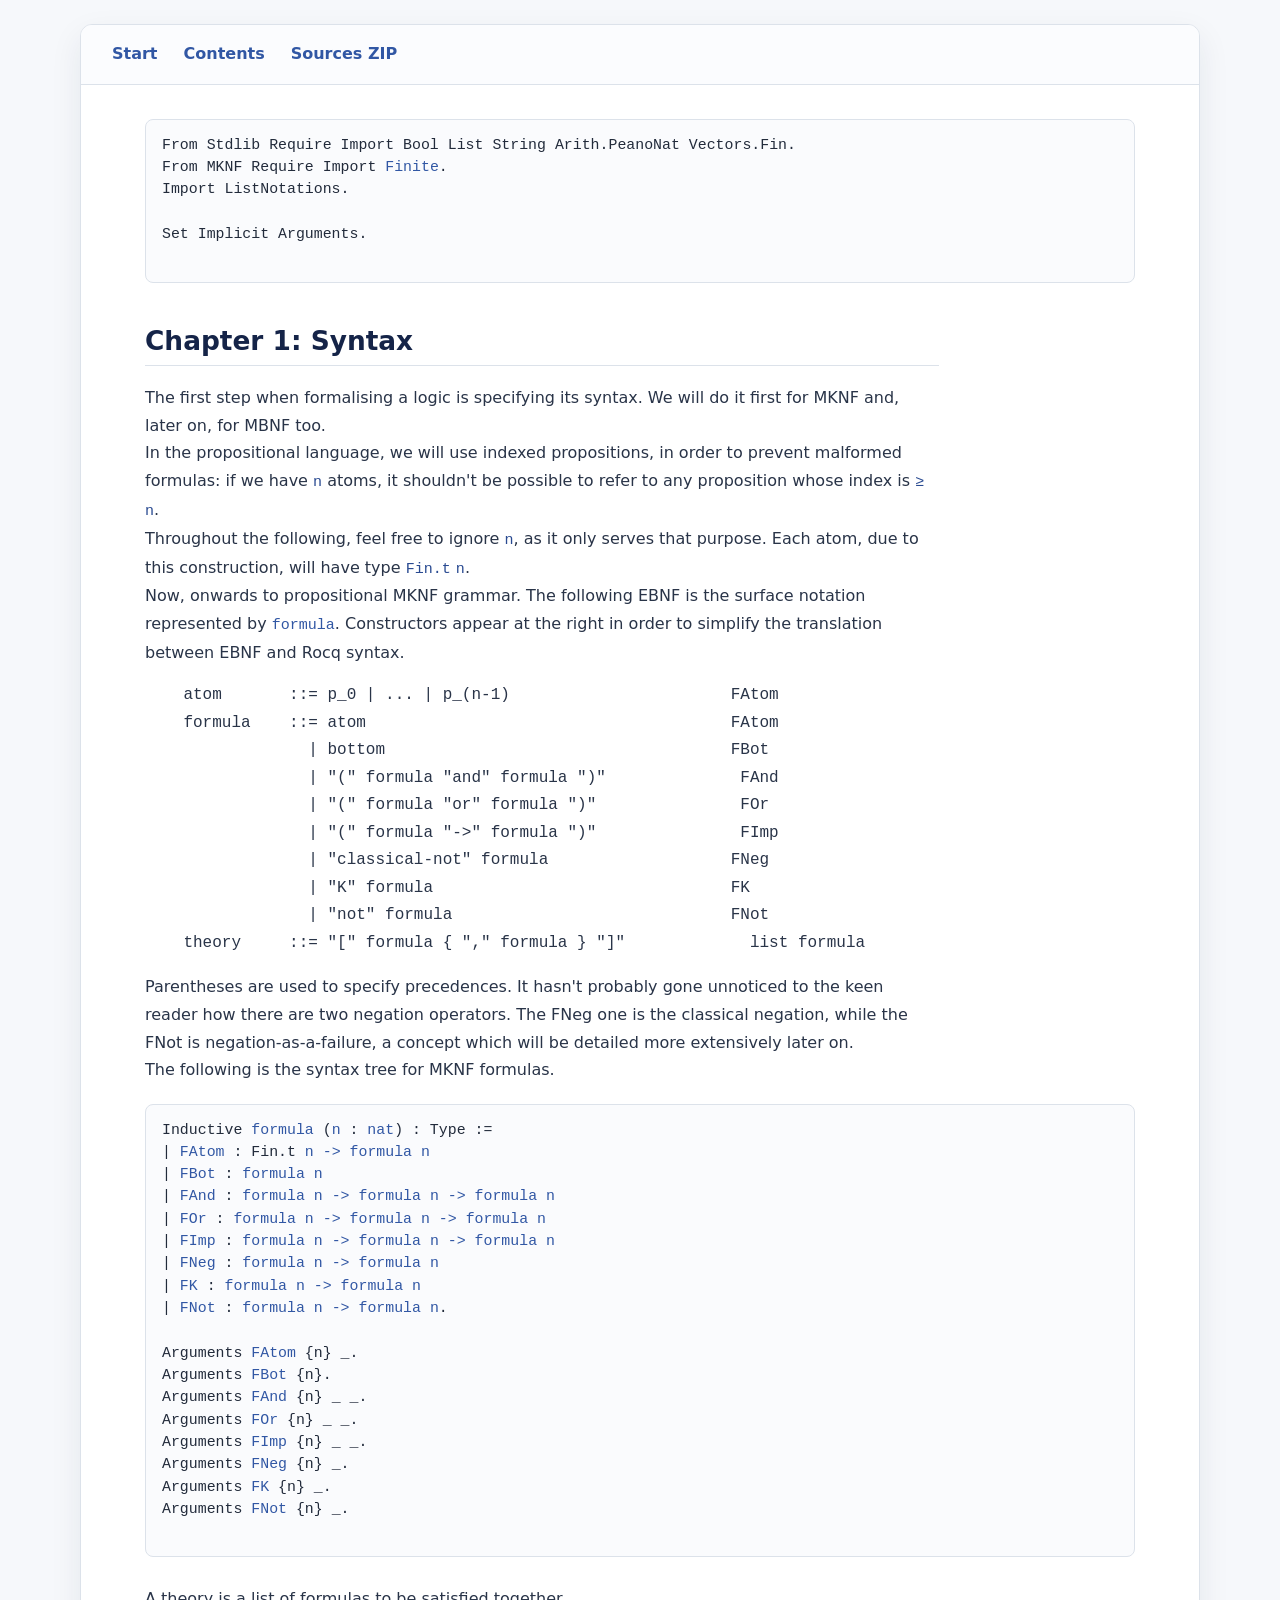
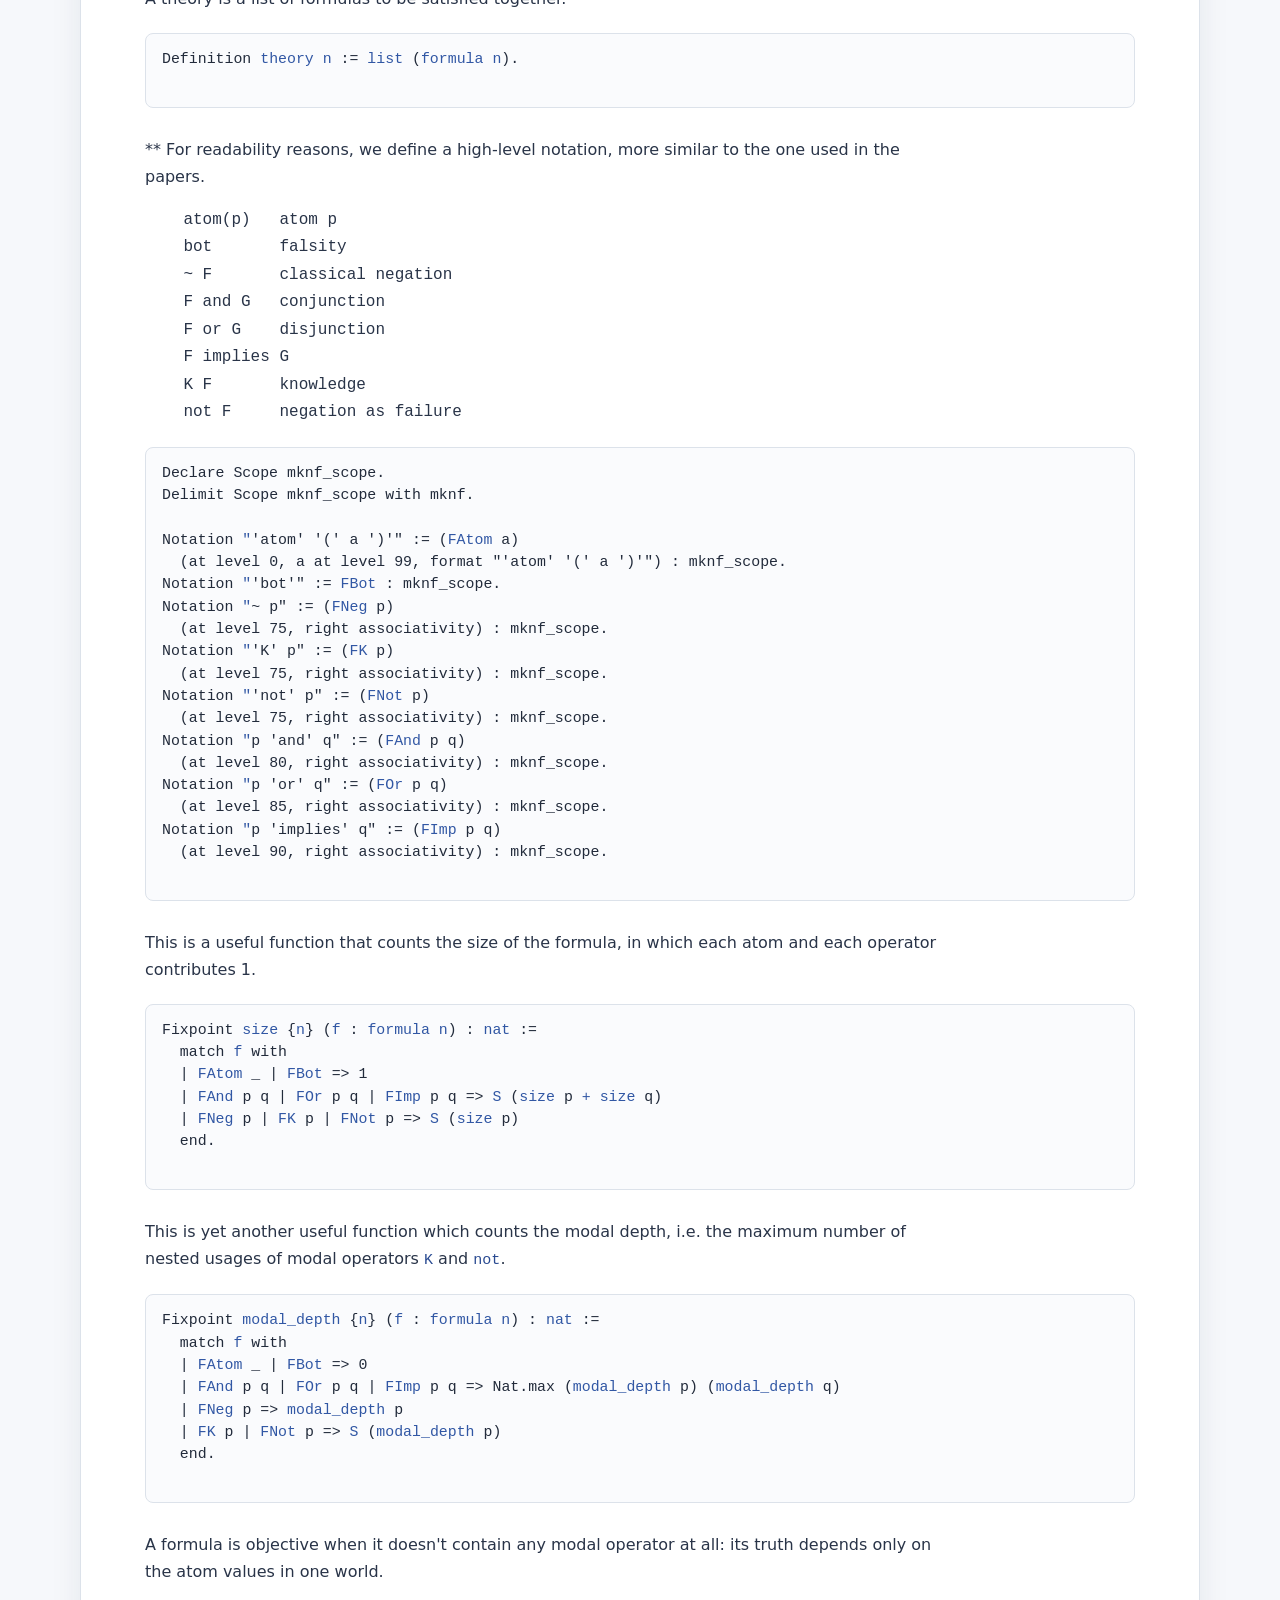
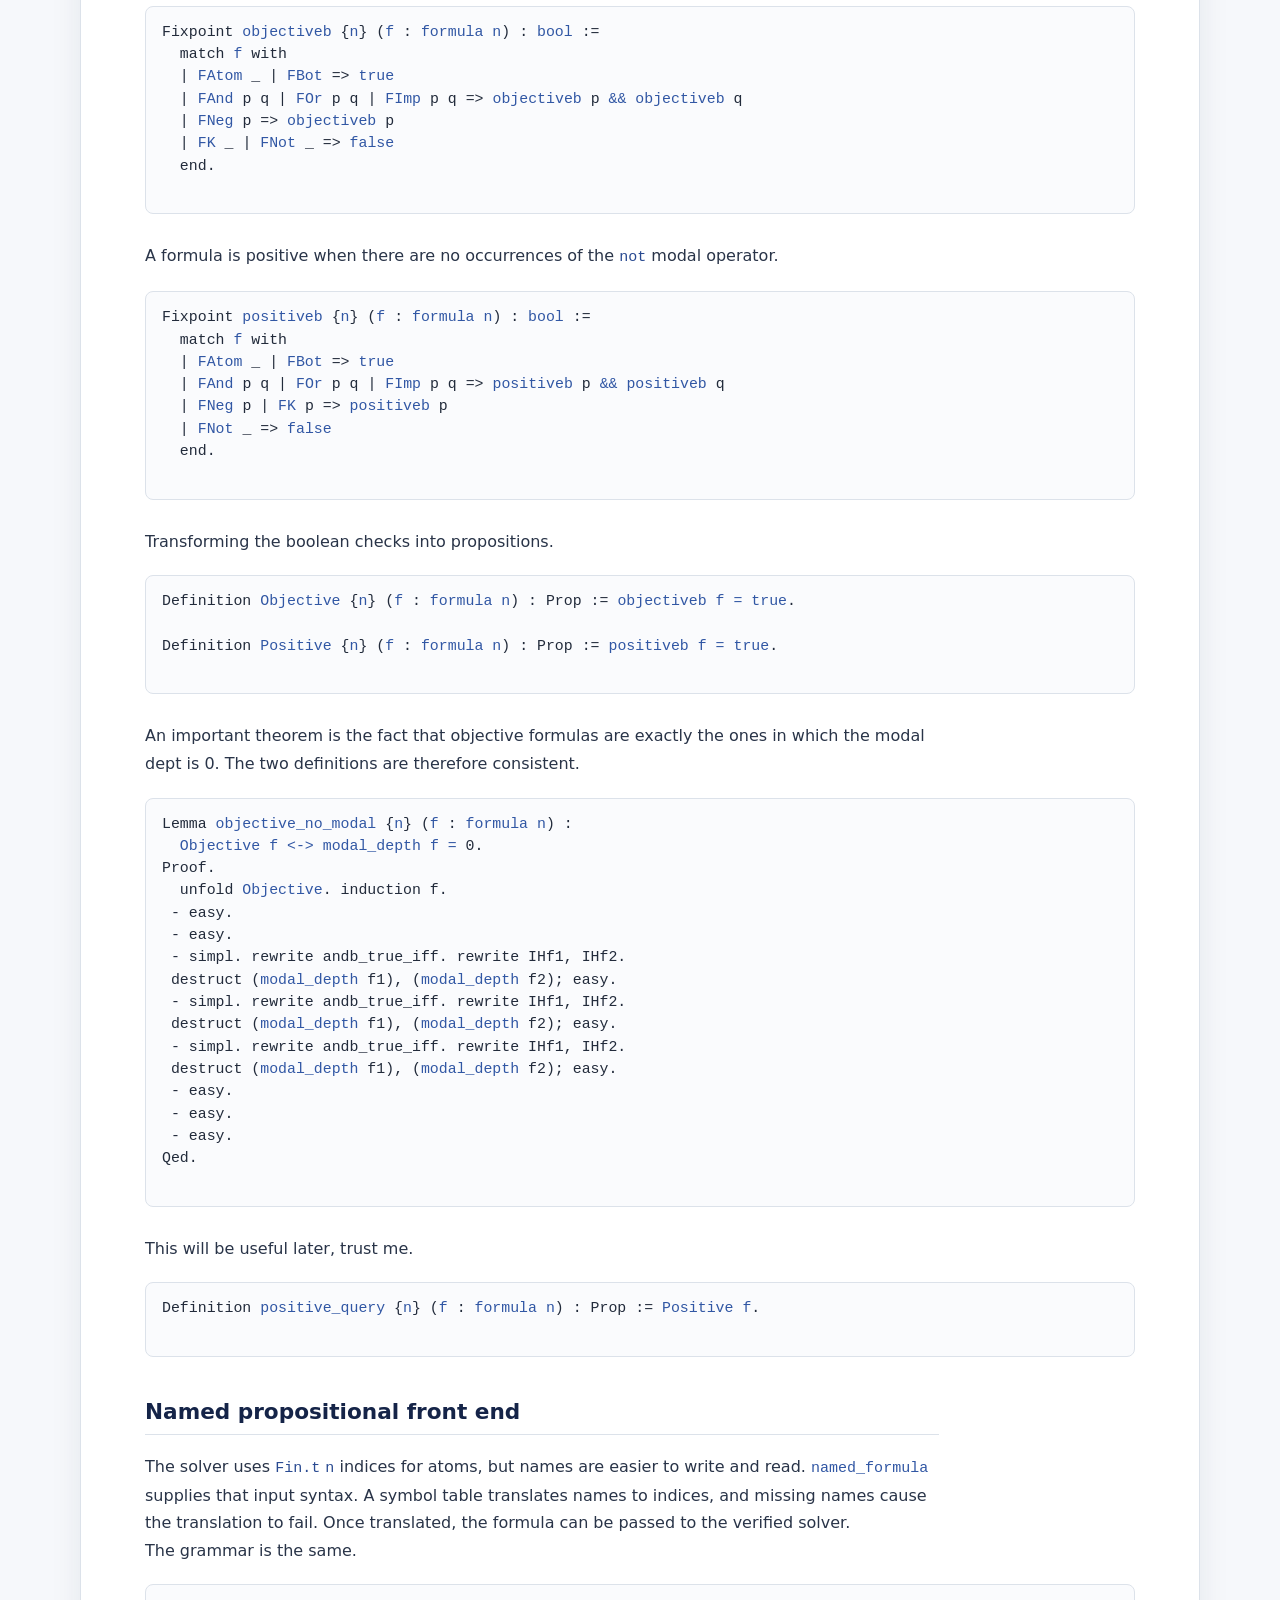
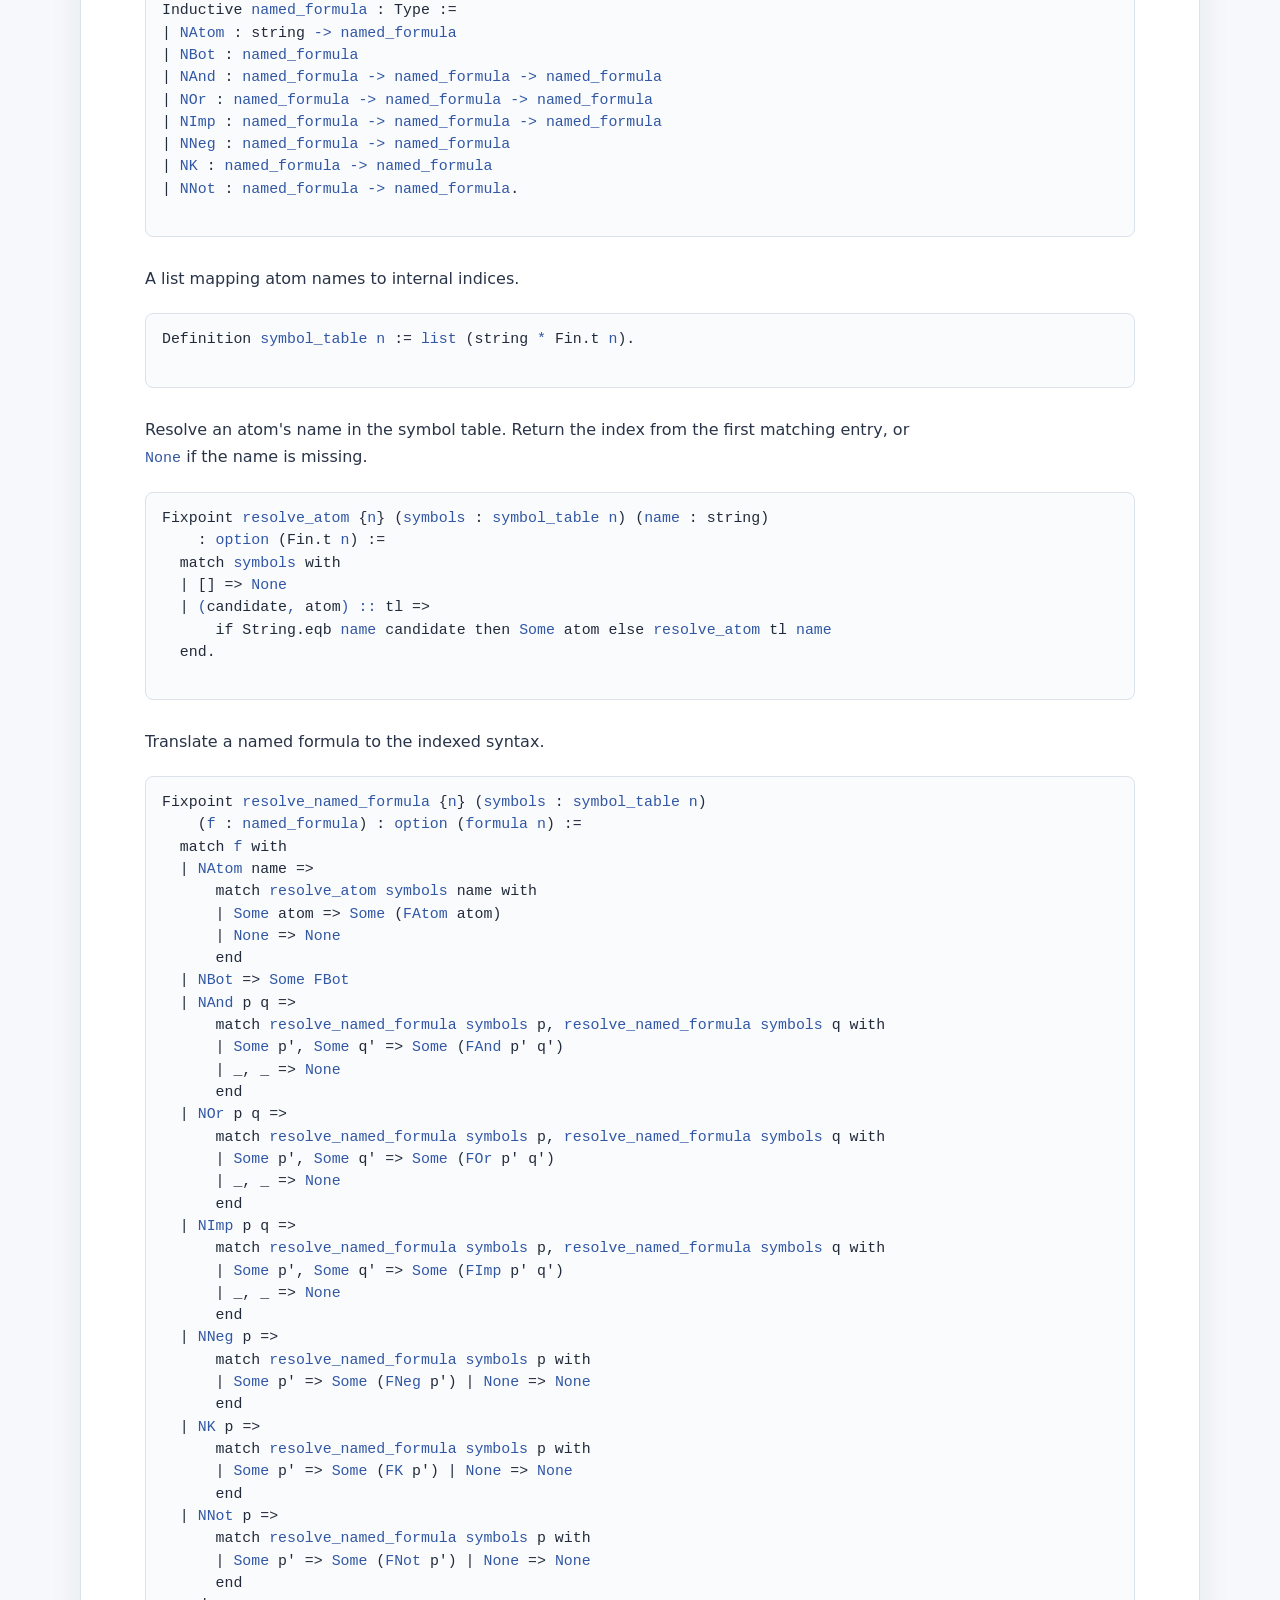
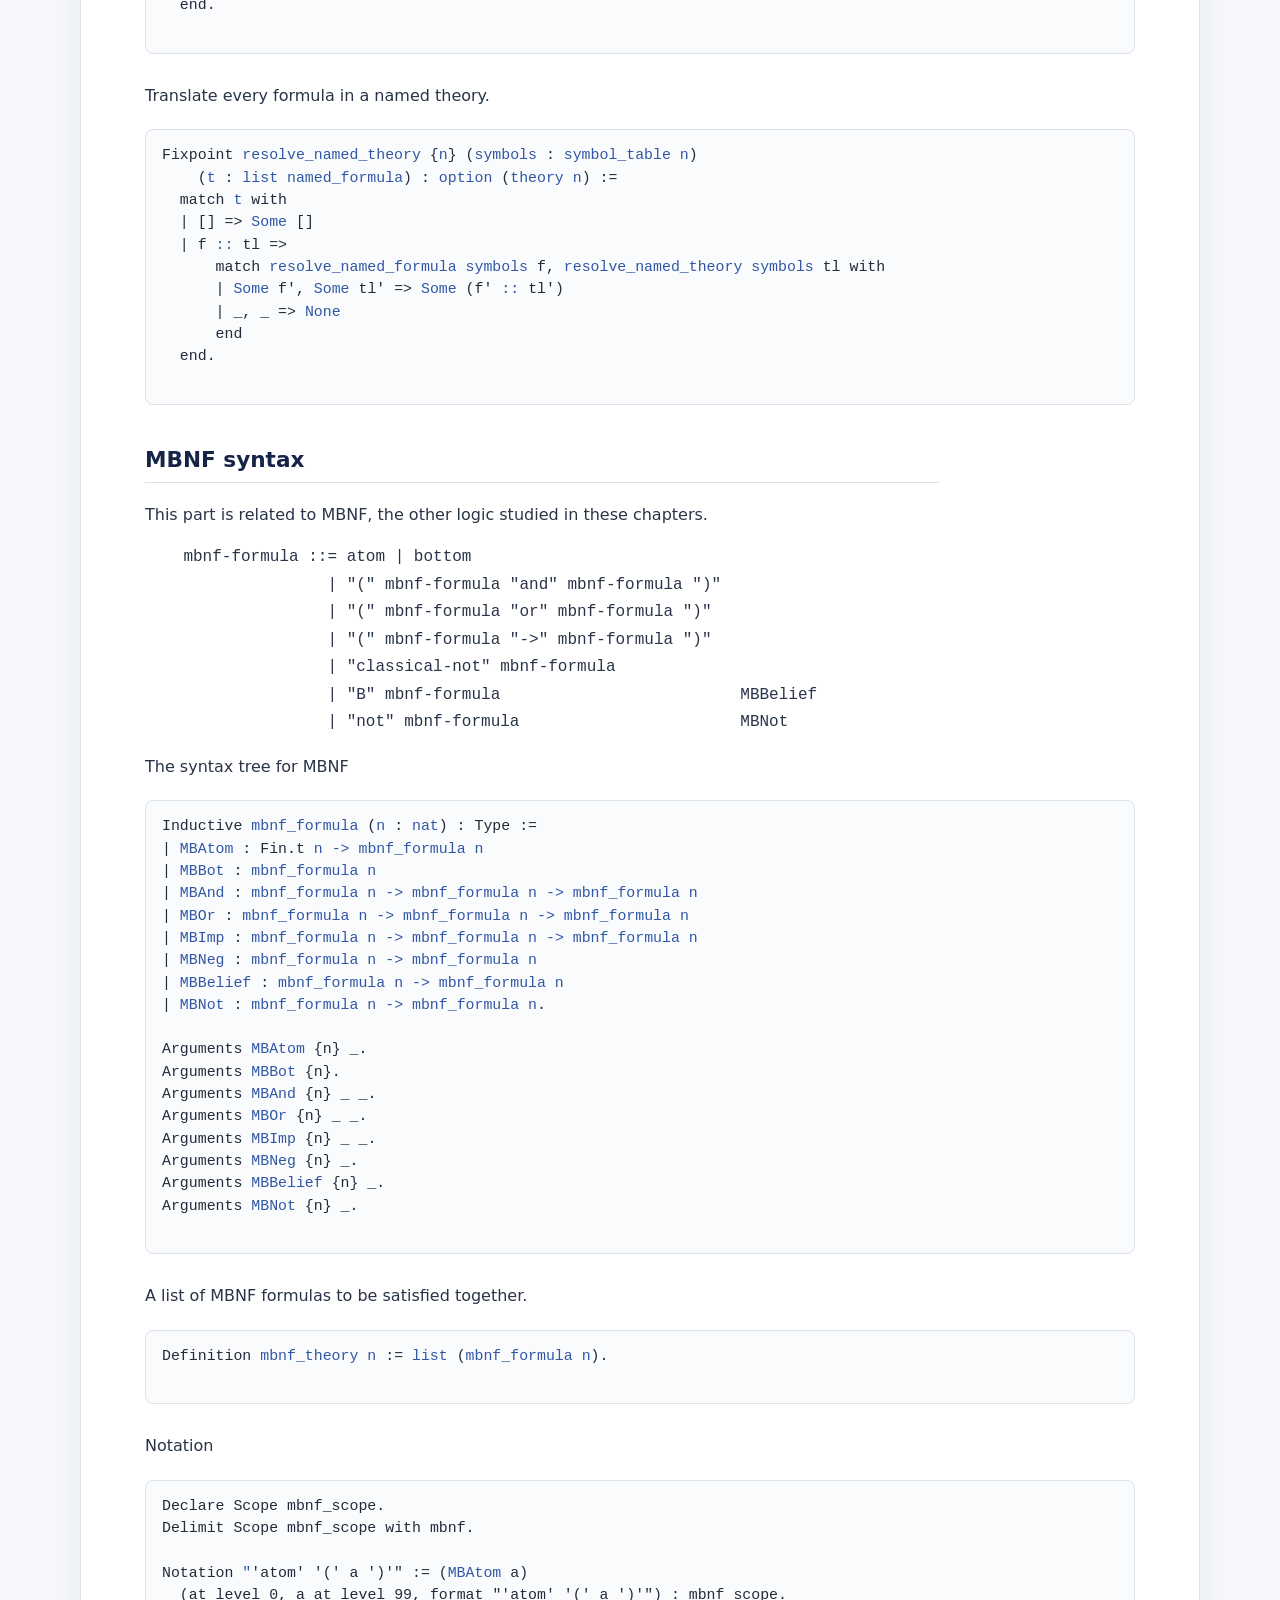
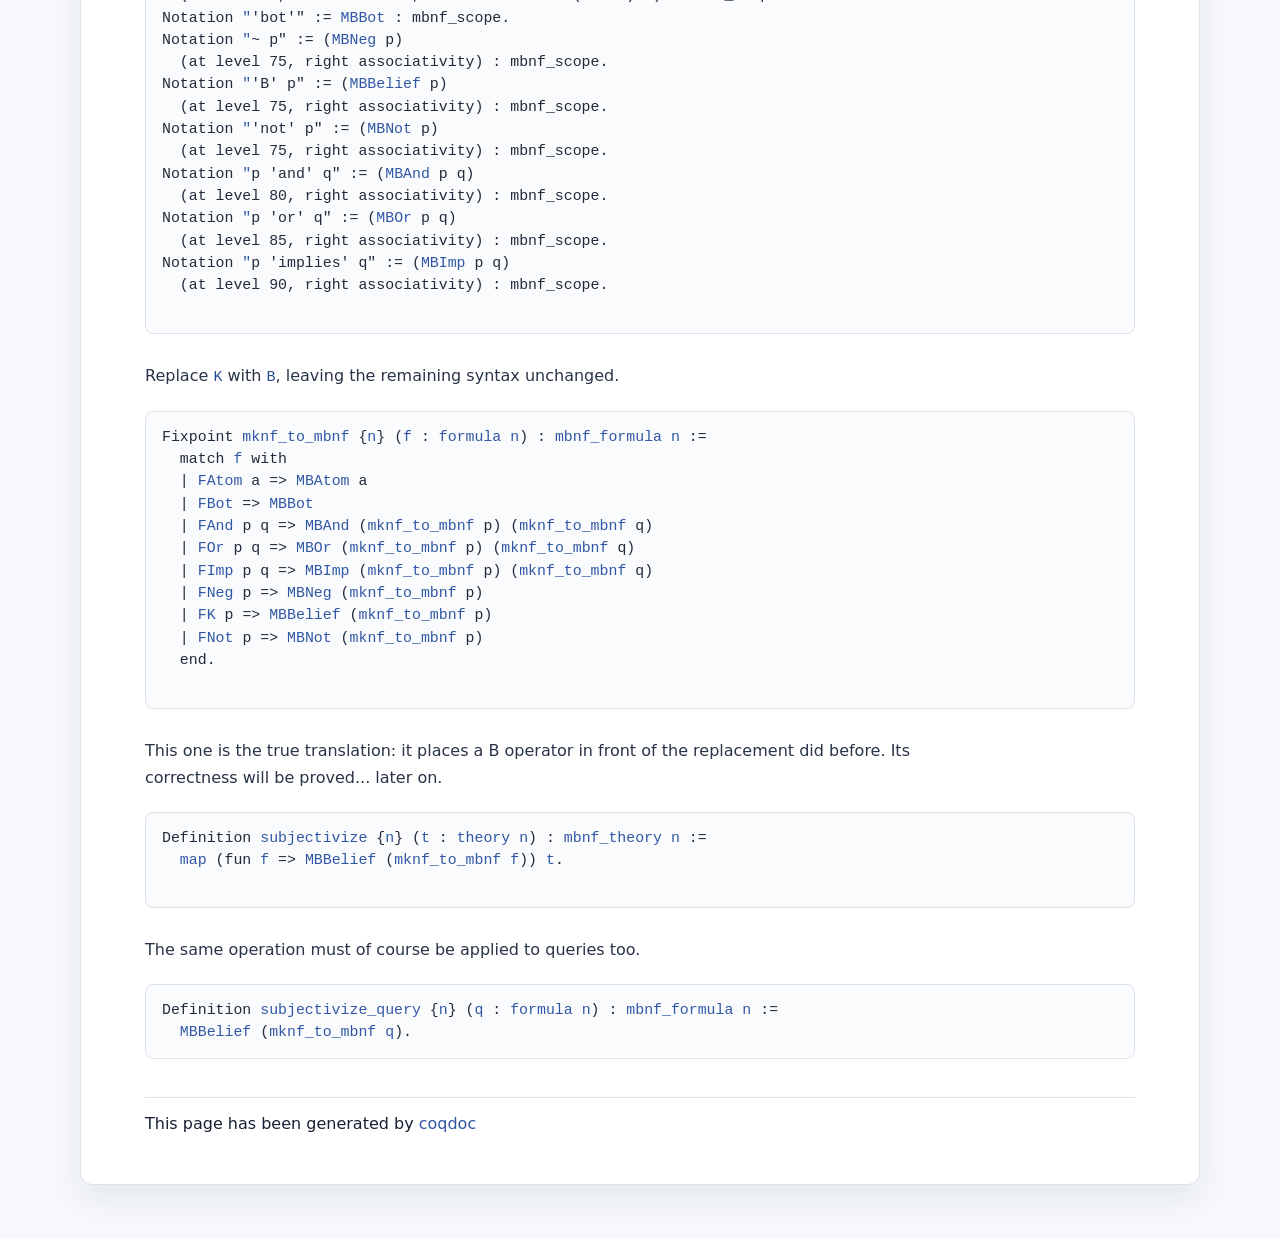
<file: html/MKNF.Syntax.html>
<!DOCTYPE html>
<html lang="en">
<head>
  <meta charset="utf-8">
  <meta name="viewport" content="width=device-width, initial-scale=1">
  <link href="coqdoc.css" rel="stylesheet" type="text/css">
  <title>MKNF and MBNF, mechanised</title>
</head>
<body>
<div id="page">
<div id="header">
  <nav class="site-nav" aria-label="Documentation navigation">
    <a href="../index.html">Start</a>
    <a href="toc.html">Contents</a>
    <a href="../sources.zip" download>Sources ZIP</a>
  </nav>
</div>
<div id="main">
<div class="code">
<span class="id" title="keyword">From</span> <span class="id" title="var">Stdlib</span> <span class="id" title="keyword">Require</span> <span class="id" title="keyword">Import</span> <span class="id" title="library">Bool</span> <span class="id" title="library">List</span> <span class="id" title="library">String</span> <span class="id" title="library">Arith.PeanoNat</span> <span class="id" title="library">Vectors.Fin</span>.<br/>
<span class="id" title="keyword">From</span> <span class="id" title="var">MKNF</span> <span class="id" title="keyword">Require</span> <span class="id" title="keyword">Import</span> <a class="idref" href="MKNF.Finite.html#"><span class="id" title="library">Finite</span></a>.<br/>
<span class="id" title="keyword">Import</span> <span class="id" title="module">ListNotations</span>.<br/>

<br/>
<span class="id" title="keyword">Set Implicit Arguments</span>.<br/>

<br/>
</div>

<div class="doc">
<a id="lab1"></a><h1 class="section">Chapter 1: Syntax</h1>


<div class="paragraph"> </div>

    The first step when formalising a logic is specifying its syntax. We will do it first for MKNF and, later on, for MBNF too.

<div class="paragraph"> </div>

    In the propositional language, we will use indexed propositions, in order to prevent malformed formulas: if we have <span class="inlinecode"><span class="id" title="var">n</span></span> atoms, it shouldn't be possible to refer to any proposition whose index is <span class="inlinecode">≥</span> <span class="inlinecode"><span class="id" title="var">n</span></span>.

<div class="paragraph"> </div>

    Throughout the following, feel free to ignore <span class="inlinecode"><span class="id" title="var">n</span></span>, as it only serves that purpose. Each atom, due to this construction, will have type <span class="inlinecode"><span class="id" title="var">Fin.t</span></span> <span class="inlinecode"><span class="id" title="var">n</span></span>.

<div class="paragraph"> </div>

    Now, onwards to propositional MKNF grammar. 
    The following EBNF is the surface notation represented by <span class="inlinecode"><a class="idref" href="MKNF.Syntax.html#formula"><span class="id" title="inductive">formula</span></a></span>.
    Constructors appear at the right in order to simplify the translation between EBNF and Rocq syntax.

<div class="paragraph"> </div>

<pre>
    atom       ::= p_0 | ... | p_(n-1)                       FAtom
    formula    ::= atom                                      FAtom
                 | bottom                                    FBot
                 | "(" formula "and" formula ")"              FAnd
                 | "(" formula "or" formula ")"               FOr
                 | "(" formula "-&gt;" formula ")"               FImp
                 | "classical-not" formula                   FNeg
                 | "K" formula                               FK
                 | "not" formula                             FNot
    theory     ::= "[" formula { "," formula } "]"             list formula
</pre>

<div class="paragraph"> </div>

    Parentheses are used to specify precedences.
    It hasn't probably gone unnoticed to the keen reader how there are two negation operators.
    The FNeg one is the classical negation, while the FNot is negation-as-a-failure, a concept which will be detailed more extensively later on.

<div class="paragraph"> </div>

 The following is the syntax tree for MKNF formulas. 
</div>
<div class="code">
<span class="id" title="keyword">Inductive</span> <a id="formula" class="idref" href="#formula"><span class="id" title="definition, inductive"><span id="formula_rect" class="id"><span id="formula_ind" class="id"><span id="formula_rec" class="id"><span id="formula_sind" class="id">formula</span></span></span></span></span></a> (<a id="n:1" class="idref" href="#n:1"><span class="id" title="binder">n</span></a> : <a class="idref" href="http://rocq-prover.org/doc/V9.1.0/stdlib//Corelib.Init.Datatypes.html#nat"><span class="id" title="inductive">nat</span></a>) : <span class="id" title="keyword">Type</span> :=<br/>
| <a id="FAtom" class="idref" href="#FAtom"><span class="id" title="constructor">FAtom</span></a> : <span class="id" title="inductive">Fin.t</span> <a class="idref" href="MKNF.Syntax.html#n:1"><span class="id" title="variable">n</span></a> <a class="idref" href="http://rocq-prover.org/doc/V9.1.0/stdlib//Corelib.Init.Logic.html#::type_scope:x_'-&gt;'_x"><span class="id" title="notation">-&gt;</span></a> <a class="idref" href="MKNF.Syntax.html#formula"><span class="id" title="inductive">formula</span></a> <a class="idref" href="MKNF.Syntax.html#n:1"><span class="id" title="variable">n</span></a><br/>
| <a id="FBot" class="idref" href="#FBot"><span class="id" title="constructor">FBot</span></a> : <a class="idref" href="MKNF.Syntax.html#formula"><span class="id" title="inductive">formula</span></a> <a class="idref" href="MKNF.Syntax.html#n:1"><span class="id" title="variable">n</span></a><br/>
| <a id="FAnd" class="idref" href="#FAnd"><span class="id" title="constructor">FAnd</span></a> : <a class="idref" href="MKNF.Syntax.html#formula"><span class="id" title="inductive">formula</span></a> <a class="idref" href="MKNF.Syntax.html#n:1"><span class="id" title="variable">n</span></a> <a class="idref" href="http://rocq-prover.org/doc/V9.1.0/stdlib//Corelib.Init.Logic.html#::type_scope:x_'-&gt;'_x"><span class="id" title="notation">-&gt;</span></a> <a class="idref" href="MKNF.Syntax.html#formula"><span class="id" title="inductive">formula</span></a> <a class="idref" href="MKNF.Syntax.html#n:1"><span class="id" title="variable">n</span></a> <a class="idref" href="http://rocq-prover.org/doc/V9.1.0/stdlib//Corelib.Init.Logic.html#::type_scope:x_'-&gt;'_x"><span class="id" title="notation">-&gt;</span></a> <a class="idref" href="MKNF.Syntax.html#formula"><span class="id" title="inductive">formula</span></a> <a class="idref" href="MKNF.Syntax.html#n:1"><span class="id" title="variable">n</span></a><br/>
| <a id="FOr" class="idref" href="#FOr"><span class="id" title="constructor">FOr</span></a> : <a class="idref" href="MKNF.Syntax.html#formula"><span class="id" title="inductive">formula</span></a> <a class="idref" href="MKNF.Syntax.html#n:1"><span class="id" title="variable">n</span></a> <a class="idref" href="http://rocq-prover.org/doc/V9.1.0/stdlib//Corelib.Init.Logic.html#::type_scope:x_'-&gt;'_x"><span class="id" title="notation">-&gt;</span></a> <a class="idref" href="MKNF.Syntax.html#formula"><span class="id" title="inductive">formula</span></a> <a class="idref" href="MKNF.Syntax.html#n:1"><span class="id" title="variable">n</span></a> <a class="idref" href="http://rocq-prover.org/doc/V9.1.0/stdlib//Corelib.Init.Logic.html#::type_scope:x_'-&gt;'_x"><span class="id" title="notation">-&gt;</span></a> <a class="idref" href="MKNF.Syntax.html#formula"><span class="id" title="inductive">formula</span></a> <a class="idref" href="MKNF.Syntax.html#n:1"><span class="id" title="variable">n</span></a><br/>
| <a id="FImp" class="idref" href="#FImp"><span class="id" title="constructor">FImp</span></a> : <a class="idref" href="MKNF.Syntax.html#formula"><span class="id" title="inductive">formula</span></a> <a class="idref" href="MKNF.Syntax.html#n:1"><span class="id" title="variable">n</span></a> <a class="idref" href="http://rocq-prover.org/doc/V9.1.0/stdlib//Corelib.Init.Logic.html#::type_scope:x_'-&gt;'_x"><span class="id" title="notation">-&gt;</span></a> <a class="idref" href="MKNF.Syntax.html#formula"><span class="id" title="inductive">formula</span></a> <a class="idref" href="MKNF.Syntax.html#n:1"><span class="id" title="variable">n</span></a> <a class="idref" href="http://rocq-prover.org/doc/V9.1.0/stdlib//Corelib.Init.Logic.html#::type_scope:x_'-&gt;'_x"><span class="id" title="notation">-&gt;</span></a> <a class="idref" href="MKNF.Syntax.html#formula"><span class="id" title="inductive">formula</span></a> <a class="idref" href="MKNF.Syntax.html#n:1"><span class="id" title="variable">n</span></a><br/>
| <a id="FNeg" class="idref" href="#FNeg"><span class="id" title="constructor">FNeg</span></a> : <a class="idref" href="MKNF.Syntax.html#formula"><span class="id" title="inductive">formula</span></a> <a class="idref" href="MKNF.Syntax.html#n:1"><span class="id" title="variable">n</span></a> <a class="idref" href="http://rocq-prover.org/doc/V9.1.0/stdlib//Corelib.Init.Logic.html#::type_scope:x_'-&gt;'_x"><span class="id" title="notation">-&gt;</span></a> <a class="idref" href="MKNF.Syntax.html#formula"><span class="id" title="inductive">formula</span></a> <a class="idref" href="MKNF.Syntax.html#n:1"><span class="id" title="variable">n</span></a><br/>
| <a id="FK" class="idref" href="#FK"><span class="id" title="constructor">FK</span></a> : <a class="idref" href="MKNF.Syntax.html#formula"><span class="id" title="inductive">formula</span></a> <a class="idref" href="MKNF.Syntax.html#n:1"><span class="id" title="variable">n</span></a> <a class="idref" href="http://rocq-prover.org/doc/V9.1.0/stdlib//Corelib.Init.Logic.html#::type_scope:x_'-&gt;'_x"><span class="id" title="notation">-&gt;</span></a> <a class="idref" href="MKNF.Syntax.html#formula"><span class="id" title="inductive">formula</span></a> <a class="idref" href="MKNF.Syntax.html#n:1"><span class="id" title="variable">n</span></a><br/>
| <a id="FNot" class="idref" href="#FNot"><span class="id" title="constructor">FNot</span></a> : <a class="idref" href="MKNF.Syntax.html#formula"><span class="id" title="inductive">formula</span></a> <a class="idref" href="MKNF.Syntax.html#n:1"><span class="id" title="variable">n</span></a> <a class="idref" href="http://rocq-prover.org/doc/V9.1.0/stdlib//Corelib.Init.Logic.html#::type_scope:x_'-&gt;'_x"><span class="id" title="notation">-&gt;</span></a> <a class="idref" href="MKNF.Syntax.html#formula"><span class="id" title="inductive">formula</span></a> <a class="idref" href="MKNF.Syntax.html#n:1"><span class="id" title="variable">n</span></a>.<br/>

<br/>
<span class="id" title="keyword">Arguments</span> <a class="idref" href="MKNF.Syntax.html#FAtom"><span class="id" title="constructor">FAtom</span></a> {<span class="id" title="var">n</span>} <span class="id" title="var">_</span>.<br/>
<span class="id" title="keyword">Arguments</span> <a class="idref" href="MKNF.Syntax.html#FBot"><span class="id" title="constructor">FBot</span></a> {<span class="id" title="var">n</span>}.<br/>
<span class="id" title="keyword">Arguments</span> <a class="idref" href="MKNF.Syntax.html#FAnd"><span class="id" title="constructor">FAnd</span></a> {<span class="id" title="var">n</span>} <span class="id" title="var">_</span> <span class="id" title="var">_</span>.<br/>
<span class="id" title="keyword">Arguments</span> <a class="idref" href="MKNF.Syntax.html#FOr"><span class="id" title="constructor">FOr</span></a> {<span class="id" title="var">n</span>} <span class="id" title="var">_</span> <span class="id" title="var">_</span>.<br/>
<span class="id" title="keyword">Arguments</span> <a class="idref" href="MKNF.Syntax.html#FImp"><span class="id" title="constructor">FImp</span></a> {<span class="id" title="var">n</span>} <span class="id" title="var">_</span> <span class="id" title="var">_</span>.<br/>
<span class="id" title="keyword">Arguments</span> <a class="idref" href="MKNF.Syntax.html#FNeg"><span class="id" title="constructor">FNeg</span></a> {<span class="id" title="var">n</span>} <span class="id" title="var">_</span>.<br/>
<span class="id" title="keyword">Arguments</span> <a class="idref" href="MKNF.Syntax.html#FK"><span class="id" title="constructor">FK</span></a> {<span class="id" title="var">n</span>} <span class="id" title="var">_</span>.<br/>
<span class="id" title="keyword">Arguments</span> <a class="idref" href="MKNF.Syntax.html#FNot"><span class="id" title="constructor">FNot</span></a> {<span class="id" title="var">n</span>} <span class="id" title="var">_</span>.<br/>

<br/>
</div>

<div class="doc">
A theory is a list of formulas to be satisfied together. 
</div>
<div class="code">
<span class="id" title="keyword">Definition</span> <a id="theory" class="idref" href="#theory"><span class="id" title="definition">theory</span></a> <a id="n:4" class="idref" href="#n:4"><span class="id" title="binder">n</span></a> := <a class="idref" href="http://rocq-prover.org/doc/V9.1.0/stdlib//Corelib.Init.Datatypes.html#list"><span class="id" title="inductive">list</span></a> (<a class="idref" href="MKNF.Syntax.html#formula"><span class="id" title="inductive">formula</span></a> <a class="idref" href="MKNF.Syntax.html#n:4"><span class="id" title="variable">n</span></a>).<br/>

<br/>
</div>

<div class="doc">
**
    For readability reasons, we define a high-level notation, more similar to the one used in the papers.
<pre>
    atom(p)   atom p
    bot       falsity
    ~ F       classical negation
    F and G   conjunction
    F or G    disjunction
    F implies G
    K F       knowledge
    not F     negation as failure
</pre>

</div>
<div class="code">
<span class="id" title="keyword">Declare Scope</span> <span class="id" title="var">mknf_scope</span>.<br/>
<span class="id" title="keyword">Delimit</span> <span class="id" title="keyword">Scope</span> <span class="id" title="var">mknf_scope</span> <span class="id" title="keyword">with</span> <span class="id" title="var">mknf</span>.<br/>

<br/>
<span class="id" title="keyword">Notation</span> <a id="b9cf48312469891f17ac142177b2592e" class="idref" href="#b9cf48312469891f17ac142177b2592e"><span class="id" title="notation">&quot;</span></a>'atom' '(' a ')'" := (<a class="idref" href="MKNF.Syntax.html#FAtom"><span class="id" title="constructor">FAtom</span></a> <span class="id" title="var">a</span>)<br/>
&nbsp;&nbsp;(<span class="id" title="tactic">at</span> <span class="id" title="keyword">level</span> 0, <span class="id" title="var">a</span> <span class="id" title="tactic">at</span> <span class="id" title="keyword">level</span> 99, <span class="id" title="var">format</span> "'atom' '(' a ')'") : <span class="id" title="var">mknf_scope</span>.<br/>
<span class="id" title="keyword">Notation</span> <a id="::mknf_scope:'bot'" class="idref" href="#::mknf_scope:'bot'"><span class="id" title="notation">&quot;</span></a>'bot'" := <a class="idref" href="MKNF.Syntax.html#FBot"><span class="id" title="constructor">FBot</span></a> : <span class="id" title="var">mknf_scope</span>.<br/>
<span class="id" title="keyword">Notation</span> <a id="00f238096e0ddfc1d58f0878205de687" class="idref" href="#00f238096e0ddfc1d58f0878205de687"><span class="id" title="notation">&quot;</span></a>~ p" := (<a class="idref" href="MKNF.Syntax.html#FNeg"><span class="id" title="constructor">FNeg</span></a> <span class="id" title="var">p</span>)<br/>
&nbsp;&nbsp;(<span class="id" title="tactic">at</span> <span class="id" title="keyword">level</span> 75, <span class="id" title="tactic">right</span> <span class="id" title="keyword">associativity</span>) : <span class="id" title="var">mknf_scope</span>.<br/>
<span class="id" title="keyword">Notation</span> <a id="::mknf_scope:'K'_x" class="idref" href="#::mknf_scope:'K'_x"><span class="id" title="notation">&quot;</span></a>'K' p" := (<a class="idref" href="MKNF.Syntax.html#FK"><span class="id" title="constructor">FK</span></a> <span class="id" title="var">p</span>)<br/>
&nbsp;&nbsp;(<span class="id" title="tactic">at</span> <span class="id" title="keyword">level</span> 75, <span class="id" title="tactic">right</span> <span class="id" title="keyword">associativity</span>) : <span class="id" title="var">mknf_scope</span>.<br/>
<span class="id" title="keyword">Notation</span> <a id="::mknf_scope:'not'_x" class="idref" href="#::mknf_scope:'not'_x"><span class="id" title="notation">&quot;</span></a>'not' p" := (<a class="idref" href="MKNF.Syntax.html#FNot"><span class="id" title="constructor">FNot</span></a> <span class="id" title="var">p</span>)<br/>
&nbsp;&nbsp;(<span class="id" title="tactic">at</span> <span class="id" title="keyword">level</span> 75, <span class="id" title="tactic">right</span> <span class="id" title="keyword">associativity</span>) : <span class="id" title="var">mknf_scope</span>.<br/>
<span class="id" title="keyword">Notation</span> <a id="::mknf_scope:x_'and'_x" class="idref" href="#::mknf_scope:x_'and'_x"><span class="id" title="notation">&quot;</span></a>p 'and' q" := (<a class="idref" href="MKNF.Syntax.html#FAnd"><span class="id" title="constructor">FAnd</span></a> <span class="id" title="var">p</span> <span class="id" title="var">q</span>)<br/>
&nbsp;&nbsp;(<span class="id" title="tactic">at</span> <span class="id" title="keyword">level</span> 80, <span class="id" title="tactic">right</span> <span class="id" title="keyword">associativity</span>) : <span class="id" title="var">mknf_scope</span>.<br/>
<span class="id" title="keyword">Notation</span> <a id="::mknf_scope:x_'or'_x" class="idref" href="#::mknf_scope:x_'or'_x"><span class="id" title="notation">&quot;</span></a>p 'or' q" := (<a class="idref" href="MKNF.Syntax.html#FOr"><span class="id" title="constructor">FOr</span></a> <span class="id" title="var">p</span> <span class="id" title="var">q</span>)<br/>
&nbsp;&nbsp;(<span class="id" title="tactic">at</span> <span class="id" title="keyword">level</span> 85, <span class="id" title="tactic">right</span> <span class="id" title="keyword">associativity</span>) : <span class="id" title="var">mknf_scope</span>.<br/>
<span class="id" title="keyword">Notation</span> <a id="::mknf_scope:x_'implies'_x" class="idref" href="#::mknf_scope:x_'implies'_x"><span class="id" title="notation">&quot;</span></a>p 'implies' q" := (<a class="idref" href="MKNF.Syntax.html#FImp"><span class="id" title="constructor">FImp</span></a> <span class="id" title="var">p</span> <span class="id" title="var">q</span>)<br/>
&nbsp;&nbsp;(<span class="id" title="tactic">at</span> <span class="id" title="keyword">level</span> 90, <span class="id" title="tactic">right</span> <span class="id" title="keyword">associativity</span>) : <span class="id" title="var">mknf_scope</span>.<br/>

<br/>
</div>

<div class="doc">
This is a useful function that counts the size of the formula, in which each atom and each operator contributes 1. 
</div>
<div class="code">
<span class="id" title="keyword">Fixpoint</span> <a id="size" class="idref" href="#size"><span class="id" title="definition">size</span></a> {<a id="n:5" class="idref" href="#n:5"><span class="id" title="binder">n</span></a>} (<a id="f:6" class="idref" href="#f:6"><span class="id" title="binder">f</span></a> : <a class="idref" href="MKNF.Syntax.html#formula"><span class="id" title="inductive">formula</span></a> <a class="idref" href="MKNF.Syntax.html#n:5"><span class="id" title="variable">n</span></a>) : <a class="idref" href="http://rocq-prover.org/doc/V9.1.0/stdlib//Corelib.Init.Datatypes.html#nat"><span class="id" title="inductive">nat</span></a> :=<br/>
&nbsp;&nbsp;<span class="id" title="keyword">match</span> <a class="idref" href="MKNF.Syntax.html#f:6"><span class="id" title="variable">f</span></a> <span class="id" title="keyword">with</span><br/>
&nbsp;&nbsp;| <a class="idref" href="MKNF.Syntax.html#FAtom"><span class="id" title="constructor">FAtom</span></a> <span class="id" title="var">_</span> | <a class="idref" href="MKNF.Syntax.html#FBot"><span class="id" title="constructor">FBot</span></a> =&gt; 1<br/>
&nbsp;&nbsp;| <a class="idref" href="MKNF.Syntax.html#FAnd"><span class="id" title="constructor">FAnd</span></a> <span class="id" title="var">p</span> <span class="id" title="var">q</span> | <a class="idref" href="MKNF.Syntax.html#FOr"><span class="id" title="constructor">FOr</span></a> <span class="id" title="var">p</span> <span class="id" title="var">q</span> | <a class="idref" href="MKNF.Syntax.html#FImp"><span class="id" title="constructor">FImp</span></a> <span class="id" title="var">p</span> <span class="id" title="var">q</span> =&gt; <a class="idref" href="http://rocq-prover.org/doc/V9.1.0/stdlib//Corelib.Init.Datatypes.html#S"><span class="id" title="constructor">S</span></a> (<a class="idref" href="MKNF.Syntax.html#size"><span class="id" title="definition">size</span></a> <span class="id" title="var">p</span> <a class="idref" href="http://rocq-prover.org/doc/V9.1.0/stdlib//Corelib.Init.Peano.html#0dacc1786c5ba797d47dd85006231633"><span class="id" title="notation">+</span></a> <a class="idref" href="MKNF.Syntax.html#size"><span class="id" title="definition">size</span></a> <span class="id" title="var">q</span>)<br/>
&nbsp;&nbsp;| <a class="idref" href="MKNF.Syntax.html#FNeg"><span class="id" title="constructor">FNeg</span></a> <span class="id" title="var">p</span> | <a class="idref" href="MKNF.Syntax.html#FK"><span class="id" title="constructor">FK</span></a> <span class="id" title="var">p</span> | <a class="idref" href="MKNF.Syntax.html#FNot"><span class="id" title="constructor">FNot</span></a> <span class="id" title="var">p</span> =&gt; <a class="idref" href="http://rocq-prover.org/doc/V9.1.0/stdlib//Corelib.Init.Datatypes.html#S"><span class="id" title="constructor">S</span></a> (<a class="idref" href="MKNF.Syntax.html#size"><span class="id" title="definition">size</span></a> <span class="id" title="var">p</span>)<br/>
&nbsp;&nbsp;<span class="id" title="keyword">end</span>.<br/>

<br/>
</div>

<div class="doc">
This is yet another useful function which counts the modal depth, i.e. the maximum number of nested usages of modal operators <span class="inlinecode"><span class="id" title="var">K</span></span> and <span class="inlinecode"><span class="id" title="var">not</span></span>.
</div>
<div class="code">
<span class="id" title="keyword">Fixpoint</span> <a id="modal_depth" class="idref" href="#modal_depth"><span class="id" title="definition">modal_depth</span></a> {<a id="n:9" class="idref" href="#n:9"><span class="id" title="binder">n</span></a>} (<a id="f:10" class="idref" href="#f:10"><span class="id" title="binder">f</span></a> : <a class="idref" href="MKNF.Syntax.html#formula"><span class="id" title="inductive">formula</span></a> <a class="idref" href="MKNF.Syntax.html#n:9"><span class="id" title="variable">n</span></a>) : <a class="idref" href="http://rocq-prover.org/doc/V9.1.0/stdlib//Corelib.Init.Datatypes.html#nat"><span class="id" title="inductive">nat</span></a> :=<br/>
&nbsp;&nbsp;<span class="id" title="keyword">match</span> <a class="idref" href="MKNF.Syntax.html#f:10"><span class="id" title="variable">f</span></a> <span class="id" title="keyword">with</span><br/>
&nbsp;&nbsp;| <a class="idref" href="MKNF.Syntax.html#FAtom"><span class="id" title="constructor">FAtom</span></a> <span class="id" title="var">_</span> | <a class="idref" href="MKNF.Syntax.html#FBot"><span class="id" title="constructor">FBot</span></a> =&gt; 0<br/>
&nbsp;&nbsp;| <a class="idref" href="MKNF.Syntax.html#FAnd"><span class="id" title="constructor">FAnd</span></a> <span class="id" title="var">p</span> <span class="id" title="var">q</span> | <a class="idref" href="MKNF.Syntax.html#FOr"><span class="id" title="constructor">FOr</span></a> <span class="id" title="var">p</span> <span class="id" title="var">q</span> | <a class="idref" href="MKNF.Syntax.html#FImp"><span class="id" title="constructor">FImp</span></a> <span class="id" title="var">p</span> <span class="id" title="var">q</span> =&gt; <span class="id" title="definition">Nat.max</span> (<a class="idref" href="MKNF.Syntax.html#modal_depth"><span class="id" title="definition">modal_depth</span></a> <span class="id" title="var">p</span>) (<a class="idref" href="MKNF.Syntax.html#modal_depth"><span class="id" title="definition">modal_depth</span></a> <span class="id" title="var">q</span>)<br/>
&nbsp;&nbsp;| <a class="idref" href="MKNF.Syntax.html#FNeg"><span class="id" title="constructor">FNeg</span></a> <span class="id" title="var">p</span> =&gt; <a class="idref" href="MKNF.Syntax.html#modal_depth"><span class="id" title="definition">modal_depth</span></a> <span class="id" title="var">p</span><br/>
&nbsp;&nbsp;| <a class="idref" href="MKNF.Syntax.html#FK"><span class="id" title="constructor">FK</span></a> <span class="id" title="var">p</span> | <a class="idref" href="MKNF.Syntax.html#FNot"><span class="id" title="constructor">FNot</span></a> <span class="id" title="var">p</span> =&gt; <a class="idref" href="http://rocq-prover.org/doc/V9.1.0/stdlib//Corelib.Init.Datatypes.html#S"><span class="id" title="constructor">S</span></a> (<a class="idref" href="MKNF.Syntax.html#modal_depth"><span class="id" title="definition">modal_depth</span></a> <span class="id" title="var">p</span>)<br/>
&nbsp;&nbsp;<span class="id" title="keyword">end</span>.<br/>

<br/>
</div>

<div class="doc">
A formula is objective when it doesn't contain any modal operator at all: its truth depends only on the atom values in one world. 
</div>
<div class="code">
<span class="id" title="keyword">Fixpoint</span> <a id="objectiveb" class="idref" href="#objectiveb"><span class="id" title="definition">objectiveb</span></a> {<a id="n:13" class="idref" href="#n:13"><span class="id" title="binder">n</span></a>} (<a id="f:14" class="idref" href="#f:14"><span class="id" title="binder">f</span></a> : <a class="idref" href="MKNF.Syntax.html#formula"><span class="id" title="inductive">formula</span></a> <a class="idref" href="MKNF.Syntax.html#n:13"><span class="id" title="variable">n</span></a>) : <a class="idref" href="http://rocq-prover.org/doc/V9.1.0/stdlib//Corelib.Init.Datatypes.html#bool"><span class="id" title="inductive">bool</span></a> :=<br/>
&nbsp;&nbsp;<span class="id" title="keyword">match</span> <a class="idref" href="MKNF.Syntax.html#f:14"><span class="id" title="variable">f</span></a> <span class="id" title="keyword">with</span><br/>
&nbsp;&nbsp;| <a class="idref" href="MKNF.Syntax.html#FAtom"><span class="id" title="constructor">FAtom</span></a> <span class="id" title="var">_</span> | <a class="idref" href="MKNF.Syntax.html#FBot"><span class="id" title="constructor">FBot</span></a> =&gt; <a class="idref" href="http://rocq-prover.org/doc/V9.1.0/stdlib//Corelib.Init.Datatypes.html#true"><span class="id" title="constructor">true</span></a><br/>
&nbsp;&nbsp;| <a class="idref" href="MKNF.Syntax.html#FAnd"><span class="id" title="constructor">FAnd</span></a> <span class="id" title="var">p</span> <span class="id" title="var">q</span> | <a class="idref" href="MKNF.Syntax.html#FOr"><span class="id" title="constructor">FOr</span></a> <span class="id" title="var">p</span> <span class="id" title="var">q</span> | <a class="idref" href="MKNF.Syntax.html#FImp"><span class="id" title="constructor">FImp</span></a> <span class="id" title="var">p</span> <span class="id" title="var">q</span> =&gt; <a class="idref" href="MKNF.Syntax.html#objectiveb"><span class="id" title="definition">objectiveb</span></a> <span class="id" title="var">p</span> <a class="idref" href="http://rocq-prover.org/doc/V9.1.0/stdlib//Corelib.Init.Datatypes.html#::bool_scope:x_'&amp;&amp;'_x"><span class="id" title="notation">&amp;&amp;</span></a> <a class="idref" href="MKNF.Syntax.html#objectiveb"><span class="id" title="definition">objectiveb</span></a> <span class="id" title="var">q</span><br/>
&nbsp;&nbsp;| <a class="idref" href="MKNF.Syntax.html#FNeg"><span class="id" title="constructor">FNeg</span></a> <span class="id" title="var">p</span> =&gt; <a class="idref" href="MKNF.Syntax.html#objectiveb"><span class="id" title="definition">objectiveb</span></a> <span class="id" title="var">p</span><br/>
&nbsp;&nbsp;| <a class="idref" href="MKNF.Syntax.html#FK"><span class="id" title="constructor">FK</span></a> <span class="id" title="var">_</span> | <a class="idref" href="MKNF.Syntax.html#FNot"><span class="id" title="constructor">FNot</span></a> <span class="id" title="var">_</span> =&gt; <a class="idref" href="http://rocq-prover.org/doc/V9.1.0/stdlib//Corelib.Init.Datatypes.html#false"><span class="id" title="constructor">false</span></a><br/>
&nbsp;&nbsp;<span class="id" title="keyword">end</span>.<br/>

<br/>
</div>

<div class="doc">
A formula is positive when there are no occurrences of the <span class="inlinecode"><span class="id" title="var">not</span></span> modal operator.
</div>
<div class="code">
<span class="id" title="keyword">Fixpoint</span> <a id="positiveb" class="idref" href="#positiveb"><span class="id" title="definition">positiveb</span></a> {<a id="n:17" class="idref" href="#n:17"><span class="id" title="binder">n</span></a>} (<a id="f:18" class="idref" href="#f:18"><span class="id" title="binder">f</span></a> : <a class="idref" href="MKNF.Syntax.html#formula"><span class="id" title="inductive">formula</span></a> <a class="idref" href="MKNF.Syntax.html#n:17"><span class="id" title="variable">n</span></a>) : <a class="idref" href="http://rocq-prover.org/doc/V9.1.0/stdlib//Corelib.Init.Datatypes.html#bool"><span class="id" title="inductive">bool</span></a> :=<br/>
&nbsp;&nbsp;<span class="id" title="keyword">match</span> <a class="idref" href="MKNF.Syntax.html#f:18"><span class="id" title="variable">f</span></a> <span class="id" title="keyword">with</span><br/>
&nbsp;&nbsp;| <a class="idref" href="MKNF.Syntax.html#FAtom"><span class="id" title="constructor">FAtom</span></a> <span class="id" title="var">_</span> | <a class="idref" href="MKNF.Syntax.html#FBot"><span class="id" title="constructor">FBot</span></a> =&gt; <a class="idref" href="http://rocq-prover.org/doc/V9.1.0/stdlib//Corelib.Init.Datatypes.html#true"><span class="id" title="constructor">true</span></a><br/>
&nbsp;&nbsp;| <a class="idref" href="MKNF.Syntax.html#FAnd"><span class="id" title="constructor">FAnd</span></a> <span class="id" title="var">p</span> <span class="id" title="var">q</span> | <a class="idref" href="MKNF.Syntax.html#FOr"><span class="id" title="constructor">FOr</span></a> <span class="id" title="var">p</span> <span class="id" title="var">q</span> | <a class="idref" href="MKNF.Syntax.html#FImp"><span class="id" title="constructor">FImp</span></a> <span class="id" title="var">p</span> <span class="id" title="var">q</span> =&gt; <a class="idref" href="MKNF.Syntax.html#positiveb"><span class="id" title="definition">positiveb</span></a> <span class="id" title="var">p</span> <a class="idref" href="http://rocq-prover.org/doc/V9.1.0/stdlib//Corelib.Init.Datatypes.html#::bool_scope:x_'&amp;&amp;'_x"><span class="id" title="notation">&amp;&amp;</span></a> <a class="idref" href="MKNF.Syntax.html#positiveb"><span class="id" title="definition">positiveb</span></a> <span class="id" title="var">q</span><br/>
&nbsp;&nbsp;| <a class="idref" href="MKNF.Syntax.html#FNeg"><span class="id" title="constructor">FNeg</span></a> <span class="id" title="var">p</span> | <a class="idref" href="MKNF.Syntax.html#FK"><span class="id" title="constructor">FK</span></a> <span class="id" title="var">p</span> =&gt; <a class="idref" href="MKNF.Syntax.html#positiveb"><span class="id" title="definition">positiveb</span></a> <span class="id" title="var">p</span><br/>
&nbsp;&nbsp;| <a class="idref" href="MKNF.Syntax.html#FNot"><span class="id" title="constructor">FNot</span></a> <span class="id" title="var">_</span> =&gt; <a class="idref" href="http://rocq-prover.org/doc/V9.1.0/stdlib//Corelib.Init.Datatypes.html#false"><span class="id" title="constructor">false</span></a><br/>
&nbsp;&nbsp;<span class="id" title="keyword">end</span>.<br/>

<br/>
</div>

<div class="doc">
Transforming the boolean checks into propositions. 
</div>
<div class="code">
<span class="id" title="keyword">Definition</span> <a id="Objective" class="idref" href="#Objective"><span class="id" title="definition">Objective</span></a> {<a id="n:21" class="idref" href="#n:21"><span class="id" title="binder">n</span></a>} (<a id="f:22" class="idref" href="#f:22"><span class="id" title="binder">f</span></a> : <a class="idref" href="MKNF.Syntax.html#formula"><span class="id" title="inductive">formula</span></a> <a class="idref" href="MKNF.Syntax.html#n:21"><span class="id" title="variable">n</span></a>) : <span class="id" title="keyword">Prop</span> := <a class="idref" href="MKNF.Syntax.html#objectiveb"><span class="id" title="definition">objectiveb</span></a> <a class="idref" href="MKNF.Syntax.html#f:22"><span class="id" title="variable">f</span></a> <a class="idref" href="http://rocq-prover.org/doc/V9.1.0/stdlib//Corelib.Init.Logic.html#6cd0f7b28b6092304087c7049437bb1a"><span class="id" title="notation">=</span></a> <a class="idref" href="http://rocq-prover.org/doc/V9.1.0/stdlib//Corelib.Init.Datatypes.html#true"><span class="id" title="constructor">true</span></a>.<br/>

<br/>
<span class="id" title="keyword">Definition</span> <a id="Positive" class="idref" href="#Positive"><span class="id" title="definition">Positive</span></a> {<a id="n:23" class="idref" href="#n:23"><span class="id" title="binder">n</span></a>} (<a id="f:24" class="idref" href="#f:24"><span class="id" title="binder">f</span></a> : <a class="idref" href="MKNF.Syntax.html#formula"><span class="id" title="inductive">formula</span></a> <a class="idref" href="MKNF.Syntax.html#n:23"><span class="id" title="variable">n</span></a>) : <span class="id" title="keyword">Prop</span> := <a class="idref" href="MKNF.Syntax.html#positiveb"><span class="id" title="definition">positiveb</span></a> <a class="idref" href="MKNF.Syntax.html#f:24"><span class="id" title="variable">f</span></a> <a class="idref" href="http://rocq-prover.org/doc/V9.1.0/stdlib//Corelib.Init.Logic.html#6cd0f7b28b6092304087c7049437bb1a"><span class="id" title="notation">=</span></a> <a class="idref" href="http://rocq-prover.org/doc/V9.1.0/stdlib//Corelib.Init.Datatypes.html#true"><span class="id" title="constructor">true</span></a>.<br/>

<br/>
</div>

<div class="doc">
An important theorem is the fact that objective formulas are exactly the ones in which the modal dept is 0. The two definitions are therefore consistent. 
</div>
<div class="code">
<span class="id" title="keyword">Lemma</span> <a id="objective_no_modal" class="idref" href="#objective_no_modal"><span class="id" title="lemma">objective_no_modal</span></a> {<a id="n:25" class="idref" href="#n:25"><span class="id" title="binder">n</span></a>} (<a id="f:26" class="idref" href="#f:26"><span class="id" title="binder">f</span></a> : <a class="idref" href="MKNF.Syntax.html#formula"><span class="id" title="inductive">formula</span></a> <a class="idref" href="MKNF.Syntax.html#n:25"><span class="id" title="variable">n</span></a>) :<br/>
&nbsp;&nbsp;<a class="idref" href="MKNF.Syntax.html#Objective"><span class="id" title="definition">Objective</span></a> <a class="idref" href="MKNF.Syntax.html#f:26"><span class="id" title="variable">f</span></a> <a class="idref" href="http://rocq-prover.org/doc/V9.1.0/stdlib//Corelib.Init.Logic.html#::type_scope:x_'&lt;-&gt;'_x"><span class="id" title="notation">&lt;-&gt;</span></a> <a class="idref" href="MKNF.Syntax.html#modal_depth"><span class="id" title="definition">modal_depth</span></a> <a class="idref" href="MKNF.Syntax.html#f:26"><span class="id" title="variable">f</span></a> <a class="idref" href="http://rocq-prover.org/doc/V9.1.0/stdlib//Corelib.Init.Logic.html#6cd0f7b28b6092304087c7049437bb1a"><span class="id" title="notation">=</span></a> 0.<br/>
<span class="id" title="keyword">Proof</span>.<br/>
&nbsp;&nbsp;<span class="id" title="tactic">unfold</span> <a class="idref" href="MKNF.Syntax.html#Objective"><span class="id" title="definition">Objective</span></a>. <span class="id" title="tactic">induction</span> <span class="id" title="var">f</span>.<br/>
&nbsp;-  <span class="id" title="var">easy</span>.<br/>
&nbsp;-  <span class="id" title="var">easy</span>.<br/>
&nbsp;-  <span class="id" title="tactic">simpl</span>. <span class="id" title="tactic">rewrite</span> <span class="id" title="lemma">andb_true_iff</span>. <span class="id" title="tactic">rewrite</span> <span class="id" title="var">IHf1</span>, <span class="id" title="var">IHf2</span>.<br/>
&nbsp;<span class="id" title="tactic">destruct</span> (<a class="idref" href="MKNF.Syntax.html#modal_depth"><span class="id" title="definition">modal_depth</span></a> <span class="id" title="var">f1</span>), (<a class="idref" href="MKNF.Syntax.html#modal_depth"><span class="id" title="definition">modal_depth</span></a> <span class="id" title="var">f2</span>); <span class="id" title="var">easy</span>.<br/>
&nbsp;-  <span class="id" title="tactic">simpl</span>.  <span class="id" title="tactic">rewrite</span> <span class="id" title="lemma">andb_true_iff</span>. <span class="id" title="tactic">rewrite</span> <span class="id" title="var">IHf1</span>, <span class="id" title="var">IHf2</span>.<br/>
&nbsp;<span class="id" title="tactic">destruct</span> (<a class="idref" href="MKNF.Syntax.html#modal_depth"><span class="id" title="definition">modal_depth</span></a> <span class="id" title="var">f1</span>), (<a class="idref" href="MKNF.Syntax.html#modal_depth"><span class="id" title="definition">modal_depth</span></a> <span class="id" title="var">f2</span>); <span class="id" title="var">easy</span>.<br/>
&nbsp;-  <span class="id" title="tactic">simpl</span>.  <span class="id" title="tactic">rewrite</span> <span class="id" title="lemma">andb_true_iff</span>. <span class="id" title="tactic">rewrite</span> <span class="id" title="var">IHf1</span>, <span class="id" title="var">IHf2</span>.<br/>
&nbsp;<span class="id" title="tactic">destruct</span> (<a class="idref" href="MKNF.Syntax.html#modal_depth"><span class="id" title="definition">modal_depth</span></a> <span class="id" title="var">f1</span>), (<a class="idref" href="MKNF.Syntax.html#modal_depth"><span class="id" title="definition">modal_depth</span></a> <span class="id" title="var">f2</span>); <span class="id" title="var">easy</span>.<br/>
&nbsp;-  <span class="id" title="var">easy</span>.<br/>
&nbsp;-  <span class="id" title="var">easy</span>.<br/>
&nbsp;-  <span class="id" title="var">easy</span>.<br/>
<span class="id" title="keyword">Qed</span>.<br/>

<br/>
</div>

<div class="doc">
This will be useful later, trust me. 
</div>
<div class="code">
<span class="id" title="keyword">Definition</span> <a id="positive_query" class="idref" href="#positive_query"><span class="id" title="definition">positive_query</span></a> {<a id="n:27" class="idref" href="#n:27"><span class="id" title="binder">n</span></a>} (<a id="f:28" class="idref" href="#f:28"><span class="id" title="binder">f</span></a> : <a class="idref" href="MKNF.Syntax.html#formula"><span class="id" title="inductive">formula</span></a> <a class="idref" href="MKNF.Syntax.html#n:27"><span class="id" title="variable">n</span></a>) : <span class="id" title="keyword">Prop</span> := <a class="idref" href="MKNF.Syntax.html#Positive"><span class="id" title="definition">Positive</span></a> <a class="idref" href="MKNF.Syntax.html#f:28"><span class="id" title="variable">f</span></a>.<br/>

<br/>
</div>

<div class="doc">
<a id="lab2"></a><h2 class="section">Named propositional front end</h2>


<div class="paragraph"> </div>

    The solver uses <span class="inlinecode"><span class="id" title="var">Fin.t</span></span> <span class="inlinecode"><span class="id" title="var">n</span></span> indices for atoms, but names are easier to write and read.  <span class="inlinecode"><a class="idref" href="MKNF.Syntax.html#named_formula"><span class="id" title="inductive">named_formula</span></a></span> supplies that input syntax.  A symbol table translates names to indices, and missing names cause the translation to fail.
    Once translated, the formula can be passed to the verified solver.

<div class="paragraph"> </div>

 The grammar is the same.
</div>
<div class="code">
<span class="id" title="keyword">Inductive</span> <a id="named_formula" class="idref" href="#named_formula"><span class="id" title="definition, inductive"><span id="named_formula_rect" class="id"><span id="named_formula_ind" class="id"><span id="named_formula_rec" class="id"><span id="named_formula_sind" class="id">named_formula</span></span></span></span></span></a> : <span class="id" title="keyword">Type</span> :=<br/>
| <a id="NAtom" class="idref" href="#NAtom"><span class="id" title="constructor">NAtom</span></a> : <span class="id" title="inductive">string</span> <a class="idref" href="http://rocq-prover.org/doc/V9.1.0/stdlib//Corelib.Init.Logic.html#::type_scope:x_'-&gt;'_x"><span class="id" title="notation">-&gt;</span></a> <a class="idref" href="MKNF.Syntax.html#named_formula"><span class="id" title="inductive">named_formula</span></a><br/>
| <a id="NBot" class="idref" href="#NBot"><span class="id" title="constructor">NBot</span></a> : <a class="idref" href="MKNF.Syntax.html#named_formula"><span class="id" title="inductive">named_formula</span></a><br/>
| <a id="NAnd" class="idref" href="#NAnd"><span class="id" title="constructor">NAnd</span></a> : <a class="idref" href="MKNF.Syntax.html#named_formula"><span class="id" title="inductive">named_formula</span></a> <a class="idref" href="http://rocq-prover.org/doc/V9.1.0/stdlib//Corelib.Init.Logic.html#::type_scope:x_'-&gt;'_x"><span class="id" title="notation">-&gt;</span></a> <a class="idref" href="MKNF.Syntax.html#named_formula"><span class="id" title="inductive">named_formula</span></a> <a class="idref" href="http://rocq-prover.org/doc/V9.1.0/stdlib//Corelib.Init.Logic.html#::type_scope:x_'-&gt;'_x"><span class="id" title="notation">-&gt;</span></a> <a class="idref" href="MKNF.Syntax.html#named_formula"><span class="id" title="inductive">named_formula</span></a><br/>
| <a id="NOr" class="idref" href="#NOr"><span class="id" title="constructor">NOr</span></a> : <a class="idref" href="MKNF.Syntax.html#named_formula"><span class="id" title="inductive">named_formula</span></a> <a class="idref" href="http://rocq-prover.org/doc/V9.1.0/stdlib//Corelib.Init.Logic.html#::type_scope:x_'-&gt;'_x"><span class="id" title="notation">-&gt;</span></a> <a class="idref" href="MKNF.Syntax.html#named_formula"><span class="id" title="inductive">named_formula</span></a> <a class="idref" href="http://rocq-prover.org/doc/V9.1.0/stdlib//Corelib.Init.Logic.html#::type_scope:x_'-&gt;'_x"><span class="id" title="notation">-&gt;</span></a> <a class="idref" href="MKNF.Syntax.html#named_formula"><span class="id" title="inductive">named_formula</span></a><br/>
| <a id="NImp" class="idref" href="#NImp"><span class="id" title="constructor">NImp</span></a> : <a class="idref" href="MKNF.Syntax.html#named_formula"><span class="id" title="inductive">named_formula</span></a> <a class="idref" href="http://rocq-prover.org/doc/V9.1.0/stdlib//Corelib.Init.Logic.html#::type_scope:x_'-&gt;'_x"><span class="id" title="notation">-&gt;</span></a> <a class="idref" href="MKNF.Syntax.html#named_formula"><span class="id" title="inductive">named_formula</span></a> <a class="idref" href="http://rocq-prover.org/doc/V9.1.0/stdlib//Corelib.Init.Logic.html#::type_scope:x_'-&gt;'_x"><span class="id" title="notation">-&gt;</span></a> <a class="idref" href="MKNF.Syntax.html#named_formula"><span class="id" title="inductive">named_formula</span></a><br/>
| <a id="NNeg" class="idref" href="#NNeg"><span class="id" title="constructor">NNeg</span></a> : <a class="idref" href="MKNF.Syntax.html#named_formula"><span class="id" title="inductive">named_formula</span></a> <a class="idref" href="http://rocq-prover.org/doc/V9.1.0/stdlib//Corelib.Init.Logic.html#::type_scope:x_'-&gt;'_x"><span class="id" title="notation">-&gt;</span></a> <a class="idref" href="MKNF.Syntax.html#named_formula"><span class="id" title="inductive">named_formula</span></a><br/>
| <a id="NK" class="idref" href="#NK"><span class="id" title="constructor">NK</span></a> : <a class="idref" href="MKNF.Syntax.html#named_formula"><span class="id" title="inductive">named_formula</span></a> <a class="idref" href="http://rocq-prover.org/doc/V9.1.0/stdlib//Corelib.Init.Logic.html#::type_scope:x_'-&gt;'_x"><span class="id" title="notation">-&gt;</span></a> <a class="idref" href="MKNF.Syntax.html#named_formula"><span class="id" title="inductive">named_formula</span></a><br/>
| <a id="NNot" class="idref" href="#NNot"><span class="id" title="constructor">NNot</span></a> : <a class="idref" href="MKNF.Syntax.html#named_formula"><span class="id" title="inductive">named_formula</span></a> <a class="idref" href="http://rocq-prover.org/doc/V9.1.0/stdlib//Corelib.Init.Logic.html#::type_scope:x_'-&gt;'_x"><span class="id" title="notation">-&gt;</span></a> <a class="idref" href="MKNF.Syntax.html#named_formula"><span class="id" title="inductive">named_formula</span></a>.<br/>

<br/>
</div>

<div class="doc">
A list mapping atom names to internal indices.
</div>
<div class="code">
<span class="id" title="keyword">Definition</span> <a id="symbol_table" class="idref" href="#symbol_table"><span class="id" title="definition">symbol_table</span></a> <a id="n:31" class="idref" href="#n:31"><span class="id" title="binder">n</span></a> := <a class="idref" href="http://rocq-prover.org/doc/V9.1.0/stdlib//Corelib.Init.Datatypes.html#list"><span class="id" title="inductive">list</span></a> (<span class="id" title="inductive">string</span> <a class="idref" href="http://rocq-prover.org/doc/V9.1.0/stdlib//Corelib.Init.Datatypes.html#11c698c8685bb8ab1cf725545c085ac4"><span class="id" title="notation">*</span></a> <span class="id" title="inductive">Fin.t</span> <a class="idref" href="MKNF.Syntax.html#n:31"><span class="id" title="variable">n</span></a>).<br/>

<br/>
</div>

<div class="doc">
Resolve an atom's name in the symbol table. Return the index from the first
    matching entry, or <span class="inlinecode"><a class="idref" href="http://rocq-prover.org/doc/V9.1.0/stdlib//Corelib.Init.Datatypes.html#None"><span class="id" title="constructor">None</span></a></span> if the name is missing. 
</div>
<div class="code">
<span class="id" title="keyword">Fixpoint</span> <a id="resolve_atom" class="idref" href="#resolve_atom"><span class="id" title="definition">resolve_atom</span></a> {<a id="n:32" class="idref" href="#n:32"><span class="id" title="binder">n</span></a>} (<a id="symbols:33" class="idref" href="#symbols:33"><span class="id" title="binder">symbols</span></a> : <a class="idref" href="MKNF.Syntax.html#symbol_table"><span class="id" title="definition">symbol_table</span></a> <a class="idref" href="MKNF.Syntax.html#n:32"><span class="id" title="variable">n</span></a>) (<a id="name:34" class="idref" href="#name:34"><span class="id" title="binder">name</span></a> : <span class="id" title="inductive">string</span>)<br/>
&nbsp;&nbsp;&nbsp;&nbsp;: <a class="idref" href="http://rocq-prover.org/doc/V9.1.0/stdlib//Corelib.Init.Datatypes.html#option"><span class="id" title="inductive">option</span></a> (<span class="id" title="inductive">Fin.t</span> <a class="idref" href="MKNF.Syntax.html#n:32"><span class="id" title="variable">n</span></a>) :=<br/>
&nbsp;&nbsp;<span class="id" title="keyword">match</span> <a class="idref" href="MKNF.Syntax.html#symbols:33"><span class="id" title="variable">symbols</span></a> <span class="id" title="keyword">with</span><br/>
&nbsp;&nbsp;| <span class="id" title="notation">[]</span> =&gt; <a class="idref" href="http://rocq-prover.org/doc/V9.1.0/stdlib//Corelib.Init.Datatypes.html#None"><span class="id" title="constructor">None</span></a><br/>
&nbsp;&nbsp;| <a class="idref" href="http://rocq-prover.org/doc/V9.1.0/stdlib//Corelib.Init.Datatypes.html#e6756e10c36f149b18b4a8741ed83079"><span class="id" title="notation">(</span></a><span class="id" title="var">candidate</span><a class="idref" href="http://rocq-prover.org/doc/V9.1.0/stdlib//Corelib.Init.Datatypes.html#e6756e10c36f149b18b4a8741ed83079"><span class="id" title="notation">,</span></a> <span class="id" title="var">atom</span><a class="idref" href="http://rocq-prover.org/doc/V9.1.0/stdlib//Corelib.Init.Datatypes.html#e6756e10c36f149b18b4a8741ed83079"><span class="id" title="notation">)</span></a> <a class="idref" href="http://rocq-prover.org/doc/V9.1.0/stdlib//Corelib.Init.Datatypes.html#::list_scope:x_'::'_x"><span class="id" title="notation">::</span></a> <span class="id" title="var">tl</span> =&gt;<br/>
&nbsp;&nbsp;&nbsp;&nbsp;&nbsp;&nbsp;<span class="id" title="keyword">if</span> <span class="id" title="definition">String.eqb</span> <a class="idref" href="MKNF.Syntax.html#name:34"><span class="id" title="variable">name</span></a> <span class="id" title="var">candidate</span> <span class="id" title="keyword">then</span> <a class="idref" href="http://rocq-prover.org/doc/V9.1.0/stdlib//Corelib.Init.Datatypes.html#Some"><span class="id" title="constructor">Some</span></a> <span class="id" title="var">atom</span> <span class="id" title="keyword">else</span> <a class="idref" href="MKNF.Syntax.html#resolve_atom"><span class="id" title="definition">resolve_atom</span></a> <span class="id" title="var">tl</span> <a class="idref" href="MKNF.Syntax.html#name:34"><span class="id" title="variable">name</span></a><br/>
&nbsp;&nbsp;<span class="id" title="keyword">end</span>.<br/>

<br/>
</div>

<div class="doc">
Translate a named formula to the indexed syntax. 
</div>
<div class="code">
<span class="id" title="keyword">Fixpoint</span> <a id="resolve_named_formula" class="idref" href="#resolve_named_formula"><span class="id" title="definition">resolve_named_formula</span></a> {<a id="n:37" class="idref" href="#n:37"><span class="id" title="binder">n</span></a>} (<a id="symbols:38" class="idref" href="#symbols:38"><span class="id" title="binder">symbols</span></a> : <a class="idref" href="MKNF.Syntax.html#symbol_table"><span class="id" title="definition">symbol_table</span></a> <a class="idref" href="MKNF.Syntax.html#n:37"><span class="id" title="variable">n</span></a>)<br/>
&nbsp;&nbsp;&nbsp;&nbsp;(<a id="f:39" class="idref" href="#f:39"><span class="id" title="binder">f</span></a> : <a class="idref" href="MKNF.Syntax.html#named_formula"><span class="id" title="inductive">named_formula</span></a>) : <a class="idref" href="http://rocq-prover.org/doc/V9.1.0/stdlib//Corelib.Init.Datatypes.html#option"><span class="id" title="inductive">option</span></a> (<a class="idref" href="MKNF.Syntax.html#formula"><span class="id" title="inductive">formula</span></a> <a class="idref" href="MKNF.Syntax.html#n:37"><span class="id" title="variable">n</span></a>) :=<br/>
&nbsp;&nbsp;<span class="id" title="keyword">match</span> <a class="idref" href="MKNF.Syntax.html#f:39"><span class="id" title="variable">f</span></a> <span class="id" title="keyword">with</span><br/>
&nbsp;&nbsp;| <a class="idref" href="MKNF.Syntax.html#NAtom"><span class="id" title="constructor">NAtom</span></a> <span class="id" title="var">name</span> =&gt;<br/>
&nbsp;&nbsp;&nbsp;&nbsp;&nbsp;&nbsp;<span class="id" title="keyword">match</span> <a class="idref" href="MKNF.Syntax.html#resolve_atom"><span class="id" title="definition">resolve_atom</span></a> <a class="idref" href="MKNF.Syntax.html#symbols:38"><span class="id" title="variable">symbols</span></a> <span class="id" title="var">name</span> <span class="id" title="keyword">with</span><br/>
&nbsp;&nbsp;&nbsp;&nbsp;&nbsp;&nbsp;| <a class="idref" href="http://rocq-prover.org/doc/V9.1.0/stdlib//Corelib.Init.Datatypes.html#Some"><span class="id" title="constructor">Some</span></a> <span class="id" title="var">atom</span> =&gt; <a class="idref" href="http://rocq-prover.org/doc/V9.1.0/stdlib//Corelib.Init.Datatypes.html#Some"><span class="id" title="constructor">Some</span></a> (<a class="idref" href="MKNF.Syntax.html#FAtom"><span class="id" title="constructor">FAtom</span></a> <span class="id" title="var">atom</span>)<br/>
&nbsp;&nbsp;&nbsp;&nbsp;&nbsp;&nbsp;| <a class="idref" href="http://rocq-prover.org/doc/V9.1.0/stdlib//Corelib.Init.Datatypes.html#None"><span class="id" title="constructor">None</span></a> =&gt; <a class="idref" href="http://rocq-prover.org/doc/V9.1.0/stdlib//Corelib.Init.Datatypes.html#None"><span class="id" title="constructor">None</span></a><br/>
&nbsp;&nbsp;&nbsp;&nbsp;&nbsp;&nbsp;<span class="id" title="keyword">end</span><br/>
&nbsp;&nbsp;| <a class="idref" href="MKNF.Syntax.html#NBot"><span class="id" title="constructor">NBot</span></a> =&gt; <a class="idref" href="http://rocq-prover.org/doc/V9.1.0/stdlib//Corelib.Init.Datatypes.html#Some"><span class="id" title="constructor">Some</span></a> <a class="idref" href="MKNF.Syntax.html#FBot"><span class="id" title="constructor">FBot</span></a><br/>
&nbsp;&nbsp;| <a class="idref" href="MKNF.Syntax.html#NAnd"><span class="id" title="constructor">NAnd</span></a> <span class="id" title="var">p</span> <span class="id" title="var">q</span> =&gt;<br/>
&nbsp;&nbsp;&nbsp;&nbsp;&nbsp;&nbsp;<span class="id" title="keyword">match</span> <a class="idref" href="MKNF.Syntax.html#resolve_named_formula"><span class="id" title="definition">resolve_named_formula</span></a> <a class="idref" href="MKNF.Syntax.html#symbols:38"><span class="id" title="variable">symbols</span></a> <span class="id" title="var">p</span>, <a class="idref" href="MKNF.Syntax.html#resolve_named_formula"><span class="id" title="definition">resolve_named_formula</span></a> <a class="idref" href="MKNF.Syntax.html#symbols:38"><span class="id" title="variable">symbols</span></a> <span class="id" title="var">q</span> <span class="id" title="keyword">with</span><br/>
&nbsp;&nbsp;&nbsp;&nbsp;&nbsp;&nbsp;| <a class="idref" href="http://rocq-prover.org/doc/V9.1.0/stdlib//Corelib.Init.Datatypes.html#Some"><span class="id" title="constructor">Some</span></a> <span class="id" title="var">p'</span>, <a class="idref" href="http://rocq-prover.org/doc/V9.1.0/stdlib//Corelib.Init.Datatypes.html#Some"><span class="id" title="constructor">Some</span></a> <span class="id" title="var">q'</span> =&gt; <a class="idref" href="http://rocq-prover.org/doc/V9.1.0/stdlib//Corelib.Init.Datatypes.html#Some"><span class="id" title="constructor">Some</span></a> (<a class="idref" href="MKNF.Syntax.html#FAnd"><span class="id" title="constructor">FAnd</span></a> <span class="id" title="var">p'</span> <span class="id" title="var">q'</span>)<br/>
&nbsp;&nbsp;&nbsp;&nbsp;&nbsp;&nbsp;| <span class="id" title="var">_</span>, <span class="id" title="var">_</span> =&gt; <a class="idref" href="http://rocq-prover.org/doc/V9.1.0/stdlib//Corelib.Init.Datatypes.html#None"><span class="id" title="constructor">None</span></a><br/>
&nbsp;&nbsp;&nbsp;&nbsp;&nbsp;&nbsp;<span class="id" title="keyword">end</span><br/>
&nbsp;&nbsp;| <a class="idref" href="MKNF.Syntax.html#NOr"><span class="id" title="constructor">NOr</span></a> <span class="id" title="var">p</span> <span class="id" title="var">q</span> =&gt;<br/>
&nbsp;&nbsp;&nbsp;&nbsp;&nbsp;&nbsp;<span class="id" title="keyword">match</span> <a class="idref" href="MKNF.Syntax.html#resolve_named_formula"><span class="id" title="definition">resolve_named_formula</span></a> <a class="idref" href="MKNF.Syntax.html#symbols:38"><span class="id" title="variable">symbols</span></a> <span class="id" title="var">p</span>, <a class="idref" href="MKNF.Syntax.html#resolve_named_formula"><span class="id" title="definition">resolve_named_formula</span></a> <a class="idref" href="MKNF.Syntax.html#symbols:38"><span class="id" title="variable">symbols</span></a> <span class="id" title="var">q</span> <span class="id" title="keyword">with</span><br/>
&nbsp;&nbsp;&nbsp;&nbsp;&nbsp;&nbsp;| <a class="idref" href="http://rocq-prover.org/doc/V9.1.0/stdlib//Corelib.Init.Datatypes.html#Some"><span class="id" title="constructor">Some</span></a> <span class="id" title="var">p'</span>, <a class="idref" href="http://rocq-prover.org/doc/V9.1.0/stdlib//Corelib.Init.Datatypes.html#Some"><span class="id" title="constructor">Some</span></a> <span class="id" title="var">q'</span> =&gt; <a class="idref" href="http://rocq-prover.org/doc/V9.1.0/stdlib//Corelib.Init.Datatypes.html#Some"><span class="id" title="constructor">Some</span></a> (<a class="idref" href="MKNF.Syntax.html#FOr"><span class="id" title="constructor">FOr</span></a> <span class="id" title="var">p'</span> <span class="id" title="var">q'</span>)<br/>
&nbsp;&nbsp;&nbsp;&nbsp;&nbsp;&nbsp;| <span class="id" title="var">_</span>, <span class="id" title="var">_</span> =&gt; <a class="idref" href="http://rocq-prover.org/doc/V9.1.0/stdlib//Corelib.Init.Datatypes.html#None"><span class="id" title="constructor">None</span></a><br/>
&nbsp;&nbsp;&nbsp;&nbsp;&nbsp;&nbsp;<span class="id" title="keyword">end</span><br/>
&nbsp;&nbsp;| <a class="idref" href="MKNF.Syntax.html#NImp"><span class="id" title="constructor">NImp</span></a> <span class="id" title="var">p</span> <span class="id" title="var">q</span> =&gt;<br/>
&nbsp;&nbsp;&nbsp;&nbsp;&nbsp;&nbsp;<span class="id" title="keyword">match</span> <a class="idref" href="MKNF.Syntax.html#resolve_named_formula"><span class="id" title="definition">resolve_named_formula</span></a> <a class="idref" href="MKNF.Syntax.html#symbols:38"><span class="id" title="variable">symbols</span></a> <span class="id" title="var">p</span>, <a class="idref" href="MKNF.Syntax.html#resolve_named_formula"><span class="id" title="definition">resolve_named_formula</span></a> <a class="idref" href="MKNF.Syntax.html#symbols:38"><span class="id" title="variable">symbols</span></a> <span class="id" title="var">q</span> <span class="id" title="keyword">with</span><br/>
&nbsp;&nbsp;&nbsp;&nbsp;&nbsp;&nbsp;| <a class="idref" href="http://rocq-prover.org/doc/V9.1.0/stdlib//Corelib.Init.Datatypes.html#Some"><span class="id" title="constructor">Some</span></a> <span class="id" title="var">p'</span>, <a class="idref" href="http://rocq-prover.org/doc/V9.1.0/stdlib//Corelib.Init.Datatypes.html#Some"><span class="id" title="constructor">Some</span></a> <span class="id" title="var">q'</span> =&gt; <a class="idref" href="http://rocq-prover.org/doc/V9.1.0/stdlib//Corelib.Init.Datatypes.html#Some"><span class="id" title="constructor">Some</span></a> (<a class="idref" href="MKNF.Syntax.html#FImp"><span class="id" title="constructor">FImp</span></a> <span class="id" title="var">p'</span> <span class="id" title="var">q'</span>)<br/>
&nbsp;&nbsp;&nbsp;&nbsp;&nbsp;&nbsp;| <span class="id" title="var">_</span>, <span class="id" title="var">_</span> =&gt; <a class="idref" href="http://rocq-prover.org/doc/V9.1.0/stdlib//Corelib.Init.Datatypes.html#None"><span class="id" title="constructor">None</span></a><br/>
&nbsp;&nbsp;&nbsp;&nbsp;&nbsp;&nbsp;<span class="id" title="keyword">end</span><br/>
&nbsp;&nbsp;| <a class="idref" href="MKNF.Syntax.html#NNeg"><span class="id" title="constructor">NNeg</span></a> <span class="id" title="var">p</span> =&gt;<br/>
&nbsp;&nbsp;&nbsp;&nbsp;&nbsp;&nbsp;<span class="id" title="keyword">match</span> <a class="idref" href="MKNF.Syntax.html#resolve_named_formula"><span class="id" title="definition">resolve_named_formula</span></a> <a class="idref" href="MKNF.Syntax.html#symbols:38"><span class="id" title="variable">symbols</span></a> <span class="id" title="var">p</span> <span class="id" title="keyword">with</span><br/>
&nbsp;&nbsp;&nbsp;&nbsp;&nbsp;&nbsp;| <a class="idref" href="http://rocq-prover.org/doc/V9.1.0/stdlib//Corelib.Init.Datatypes.html#Some"><span class="id" title="constructor">Some</span></a> <span class="id" title="var">p'</span> =&gt; <a class="idref" href="http://rocq-prover.org/doc/V9.1.0/stdlib//Corelib.Init.Datatypes.html#Some"><span class="id" title="constructor">Some</span></a> (<a class="idref" href="MKNF.Syntax.html#FNeg"><span class="id" title="constructor">FNeg</span></a> <span class="id" title="var">p'</span>) | <a class="idref" href="http://rocq-prover.org/doc/V9.1.0/stdlib//Corelib.Init.Datatypes.html#None"><span class="id" title="constructor">None</span></a> =&gt; <a class="idref" href="http://rocq-prover.org/doc/V9.1.0/stdlib//Corelib.Init.Datatypes.html#None"><span class="id" title="constructor">None</span></a><br/>
&nbsp;&nbsp;&nbsp;&nbsp;&nbsp;&nbsp;<span class="id" title="keyword">end</span><br/>
&nbsp;&nbsp;| <a class="idref" href="MKNF.Syntax.html#NK"><span class="id" title="constructor">NK</span></a> <span class="id" title="var">p</span> =&gt;<br/>
&nbsp;&nbsp;&nbsp;&nbsp;&nbsp;&nbsp;<span class="id" title="keyword">match</span> <a class="idref" href="MKNF.Syntax.html#resolve_named_formula"><span class="id" title="definition">resolve_named_formula</span></a> <a class="idref" href="MKNF.Syntax.html#symbols:38"><span class="id" title="variable">symbols</span></a> <span class="id" title="var">p</span> <span class="id" title="keyword">with</span><br/>
&nbsp;&nbsp;&nbsp;&nbsp;&nbsp;&nbsp;| <a class="idref" href="http://rocq-prover.org/doc/V9.1.0/stdlib//Corelib.Init.Datatypes.html#Some"><span class="id" title="constructor">Some</span></a> <span class="id" title="var">p'</span> =&gt; <a class="idref" href="http://rocq-prover.org/doc/V9.1.0/stdlib//Corelib.Init.Datatypes.html#Some"><span class="id" title="constructor">Some</span></a> (<a class="idref" href="MKNF.Syntax.html#FK"><span class="id" title="constructor">FK</span></a> <span class="id" title="var">p'</span>) | <a class="idref" href="http://rocq-prover.org/doc/V9.1.0/stdlib//Corelib.Init.Datatypes.html#None"><span class="id" title="constructor">None</span></a> =&gt; <a class="idref" href="http://rocq-prover.org/doc/V9.1.0/stdlib//Corelib.Init.Datatypes.html#None"><span class="id" title="constructor">None</span></a><br/>
&nbsp;&nbsp;&nbsp;&nbsp;&nbsp;&nbsp;<span class="id" title="keyword">end</span><br/>
&nbsp;&nbsp;| <a class="idref" href="MKNF.Syntax.html#NNot"><span class="id" title="constructor">NNot</span></a> <span class="id" title="var">p</span> =&gt;<br/>
&nbsp;&nbsp;&nbsp;&nbsp;&nbsp;&nbsp;<span class="id" title="keyword">match</span> <a class="idref" href="MKNF.Syntax.html#resolve_named_formula"><span class="id" title="definition">resolve_named_formula</span></a> <a class="idref" href="MKNF.Syntax.html#symbols:38"><span class="id" title="variable">symbols</span></a> <span class="id" title="var">p</span> <span class="id" title="keyword">with</span><br/>
&nbsp;&nbsp;&nbsp;&nbsp;&nbsp;&nbsp;| <a class="idref" href="http://rocq-prover.org/doc/V9.1.0/stdlib//Corelib.Init.Datatypes.html#Some"><span class="id" title="constructor">Some</span></a> <span class="id" title="var">p'</span> =&gt; <a class="idref" href="http://rocq-prover.org/doc/V9.1.0/stdlib//Corelib.Init.Datatypes.html#Some"><span class="id" title="constructor">Some</span></a> (<a class="idref" href="MKNF.Syntax.html#FNot"><span class="id" title="constructor">FNot</span></a> <span class="id" title="var">p'</span>) | <a class="idref" href="http://rocq-prover.org/doc/V9.1.0/stdlib//Corelib.Init.Datatypes.html#None"><span class="id" title="constructor">None</span></a> =&gt; <a class="idref" href="http://rocq-prover.org/doc/V9.1.0/stdlib//Corelib.Init.Datatypes.html#None"><span class="id" title="constructor">None</span></a><br/>
&nbsp;&nbsp;&nbsp;&nbsp;&nbsp;&nbsp;<span class="id" title="keyword">end</span><br/>
&nbsp;&nbsp;<span class="id" title="keyword">end</span>.<br/>

<br/>
</div>

<div class="doc">
Translate every formula in a named theory. 
</div>
<div class="code">
<span class="id" title="keyword">Fixpoint</span> <a id="resolve_named_theory" class="idref" href="#resolve_named_theory"><span class="id" title="definition">resolve_named_theory</span></a> {<a id="n:42" class="idref" href="#n:42"><span class="id" title="binder">n</span></a>} (<a id="symbols:43" class="idref" href="#symbols:43"><span class="id" title="binder">symbols</span></a> : <a class="idref" href="MKNF.Syntax.html#symbol_table"><span class="id" title="definition">symbol_table</span></a> <a class="idref" href="MKNF.Syntax.html#n:42"><span class="id" title="variable">n</span></a>)<br/>
&nbsp;&nbsp;&nbsp;&nbsp;(<a id="t:44" class="idref" href="#t:44"><span class="id" title="binder">t</span></a> : <a class="idref" href="http://rocq-prover.org/doc/V9.1.0/stdlib//Corelib.Init.Datatypes.html#list"><span class="id" title="inductive">list</span></a> <a class="idref" href="MKNF.Syntax.html#named_formula"><span class="id" title="inductive">named_formula</span></a>) : <a class="idref" href="http://rocq-prover.org/doc/V9.1.0/stdlib//Corelib.Init.Datatypes.html#option"><span class="id" title="inductive">option</span></a> (<a class="idref" href="MKNF.Syntax.html#theory"><span class="id" title="definition">theory</span></a> <a class="idref" href="MKNF.Syntax.html#n:42"><span class="id" title="variable">n</span></a>) :=<br/>
&nbsp;&nbsp;<span class="id" title="keyword">match</span> <a class="idref" href="MKNF.Syntax.html#t:44"><span class="id" title="variable">t</span></a> <span class="id" title="keyword">with</span><br/>
&nbsp;&nbsp;| <span class="id" title="notation">[]</span> =&gt; <a class="idref" href="http://rocq-prover.org/doc/V9.1.0/stdlib//Corelib.Init.Datatypes.html#Some"><span class="id" title="constructor">Some</span></a> <span class="id" title="notation">[]</span><br/>
&nbsp;&nbsp;| <span class="id" title="var">f</span> <a class="idref" href="http://rocq-prover.org/doc/V9.1.0/stdlib//Corelib.Init.Datatypes.html#::list_scope:x_'::'_x"><span class="id" title="notation">::</span></a> <span class="id" title="var">tl</span> =&gt;<br/>
&nbsp;&nbsp;&nbsp;&nbsp;&nbsp;&nbsp;<span class="id" title="keyword">match</span> <a class="idref" href="MKNF.Syntax.html#resolve_named_formula"><span class="id" title="definition">resolve_named_formula</span></a> <a class="idref" href="MKNF.Syntax.html#symbols:43"><span class="id" title="variable">symbols</span></a> <span class="id" title="var">f</span>, <a class="idref" href="MKNF.Syntax.html#resolve_named_theory"><span class="id" title="definition">resolve_named_theory</span></a> <a class="idref" href="MKNF.Syntax.html#symbols:43"><span class="id" title="variable">symbols</span></a> <span class="id" title="var">tl</span> <span class="id" title="keyword">with</span><br/>
&nbsp;&nbsp;&nbsp;&nbsp;&nbsp;&nbsp;| <a class="idref" href="http://rocq-prover.org/doc/V9.1.0/stdlib//Corelib.Init.Datatypes.html#Some"><span class="id" title="constructor">Some</span></a> <span class="id" title="var">f'</span>, <a class="idref" href="http://rocq-prover.org/doc/V9.1.0/stdlib//Corelib.Init.Datatypes.html#Some"><span class="id" title="constructor">Some</span></a> <span class="id" title="var">tl'</span> =&gt; <a class="idref" href="http://rocq-prover.org/doc/V9.1.0/stdlib//Corelib.Init.Datatypes.html#Some"><span class="id" title="constructor">Some</span></a> (<span class="id" title="var">f'</span> <a class="idref" href="http://rocq-prover.org/doc/V9.1.0/stdlib//Corelib.Init.Datatypes.html#::list_scope:x_'::'_x"><span class="id" title="notation">::</span></a> <span class="id" title="var">tl'</span>)<br/>
&nbsp;&nbsp;&nbsp;&nbsp;&nbsp;&nbsp;| <span class="id" title="var">_</span>, <span class="id" title="var">_</span> =&gt; <a class="idref" href="http://rocq-prover.org/doc/V9.1.0/stdlib//Corelib.Init.Datatypes.html#None"><span class="id" title="constructor">None</span></a><br/>
&nbsp;&nbsp;&nbsp;&nbsp;&nbsp;&nbsp;<span class="id" title="keyword">end</span><br/>
&nbsp;&nbsp;<span class="id" title="keyword">end</span>.<br/>

<br/>
</div>

<div class="doc">
<a id="lab3"></a><h2 class="section">MBNF syntax</h2>


<div class="paragraph"> </div>

    This part is related to MBNF, the other logic studied in these chapters.

<div class="paragraph"> </div>

<pre>
    mbnf-formula ::= atom | bottom
                   | "(" mbnf-formula "and" mbnf-formula ")"
                   | "(" mbnf-formula "or" mbnf-formula ")"
                   | "(" mbnf-formula "-&gt;" mbnf-formula ")"
                   | "classical-not" mbnf-formula
                   | "B" mbnf-formula                         MBBelief
                   | "not" mbnf-formula                       MBNot
</pre>

<div class="paragraph"> </div>


<div class="paragraph"> </div>

 The syntax tree for MBNF 
</div>
<div class="code">
<span class="id" title="keyword">Inductive</span> <a id="mbnf_formula" class="idref" href="#mbnf_formula"><span class="id" title="definition, inductive"><span id="mbnf_formula_rect" class="id"><span id="mbnf_formula_ind" class="id"><span id="mbnf_formula_rec" class="id"><span id="mbnf_formula_sind" class="id">mbnf_formula</span></span></span></span></span></a> (<a id="n:47" class="idref" href="#n:47"><span class="id" title="binder">n</span></a> : <a class="idref" href="http://rocq-prover.org/doc/V9.1.0/stdlib//Corelib.Init.Datatypes.html#nat"><span class="id" title="inductive">nat</span></a>) : <span class="id" title="keyword">Type</span> :=<br/>
| <a id="MBAtom" class="idref" href="#MBAtom"><span class="id" title="constructor">MBAtom</span></a> : <span class="id" title="inductive">Fin.t</span> <a class="idref" href="MKNF.Syntax.html#n:47"><span class="id" title="variable">n</span></a> <a class="idref" href="http://rocq-prover.org/doc/V9.1.0/stdlib//Corelib.Init.Logic.html#::type_scope:x_'-&gt;'_x"><span class="id" title="notation">-&gt;</span></a> <a class="idref" href="MKNF.Syntax.html#mbnf_formula"><span class="id" title="inductive">mbnf_formula</span></a> <a class="idref" href="MKNF.Syntax.html#n:47"><span class="id" title="variable">n</span></a><br/>
| <a id="MBBot" class="idref" href="#MBBot"><span class="id" title="constructor">MBBot</span></a> : <a class="idref" href="MKNF.Syntax.html#mbnf_formula"><span class="id" title="inductive">mbnf_formula</span></a> <a class="idref" href="MKNF.Syntax.html#n:47"><span class="id" title="variable">n</span></a><br/>
| <a id="MBAnd" class="idref" href="#MBAnd"><span class="id" title="constructor">MBAnd</span></a> : <a class="idref" href="MKNF.Syntax.html#mbnf_formula"><span class="id" title="inductive">mbnf_formula</span></a> <a class="idref" href="MKNF.Syntax.html#n:47"><span class="id" title="variable">n</span></a> <a class="idref" href="http://rocq-prover.org/doc/V9.1.0/stdlib//Corelib.Init.Logic.html#::type_scope:x_'-&gt;'_x"><span class="id" title="notation">-&gt;</span></a> <a class="idref" href="MKNF.Syntax.html#mbnf_formula"><span class="id" title="inductive">mbnf_formula</span></a> <a class="idref" href="MKNF.Syntax.html#n:47"><span class="id" title="variable">n</span></a> <a class="idref" href="http://rocq-prover.org/doc/V9.1.0/stdlib//Corelib.Init.Logic.html#::type_scope:x_'-&gt;'_x"><span class="id" title="notation">-&gt;</span></a> <a class="idref" href="MKNF.Syntax.html#mbnf_formula"><span class="id" title="inductive">mbnf_formula</span></a> <a class="idref" href="MKNF.Syntax.html#n:47"><span class="id" title="variable">n</span></a><br/>
| <a id="MBOr" class="idref" href="#MBOr"><span class="id" title="constructor">MBOr</span></a> : <a class="idref" href="MKNF.Syntax.html#mbnf_formula"><span class="id" title="inductive">mbnf_formula</span></a> <a class="idref" href="MKNF.Syntax.html#n:47"><span class="id" title="variable">n</span></a> <a class="idref" href="http://rocq-prover.org/doc/V9.1.0/stdlib//Corelib.Init.Logic.html#::type_scope:x_'-&gt;'_x"><span class="id" title="notation">-&gt;</span></a> <a class="idref" href="MKNF.Syntax.html#mbnf_formula"><span class="id" title="inductive">mbnf_formula</span></a> <a class="idref" href="MKNF.Syntax.html#n:47"><span class="id" title="variable">n</span></a> <a class="idref" href="http://rocq-prover.org/doc/V9.1.0/stdlib//Corelib.Init.Logic.html#::type_scope:x_'-&gt;'_x"><span class="id" title="notation">-&gt;</span></a> <a class="idref" href="MKNF.Syntax.html#mbnf_formula"><span class="id" title="inductive">mbnf_formula</span></a> <a class="idref" href="MKNF.Syntax.html#n:47"><span class="id" title="variable">n</span></a><br/>
| <a id="MBImp" class="idref" href="#MBImp"><span class="id" title="constructor">MBImp</span></a> : <a class="idref" href="MKNF.Syntax.html#mbnf_formula"><span class="id" title="inductive">mbnf_formula</span></a> <a class="idref" href="MKNF.Syntax.html#n:47"><span class="id" title="variable">n</span></a> <a class="idref" href="http://rocq-prover.org/doc/V9.1.0/stdlib//Corelib.Init.Logic.html#::type_scope:x_'-&gt;'_x"><span class="id" title="notation">-&gt;</span></a> <a class="idref" href="MKNF.Syntax.html#mbnf_formula"><span class="id" title="inductive">mbnf_formula</span></a> <a class="idref" href="MKNF.Syntax.html#n:47"><span class="id" title="variable">n</span></a> <a class="idref" href="http://rocq-prover.org/doc/V9.1.0/stdlib//Corelib.Init.Logic.html#::type_scope:x_'-&gt;'_x"><span class="id" title="notation">-&gt;</span></a> <a class="idref" href="MKNF.Syntax.html#mbnf_formula"><span class="id" title="inductive">mbnf_formula</span></a> <a class="idref" href="MKNF.Syntax.html#n:47"><span class="id" title="variable">n</span></a><br/>
| <a id="MBNeg" class="idref" href="#MBNeg"><span class="id" title="constructor">MBNeg</span></a> : <a class="idref" href="MKNF.Syntax.html#mbnf_formula"><span class="id" title="inductive">mbnf_formula</span></a> <a class="idref" href="MKNF.Syntax.html#n:47"><span class="id" title="variable">n</span></a> <a class="idref" href="http://rocq-prover.org/doc/V9.1.0/stdlib//Corelib.Init.Logic.html#::type_scope:x_'-&gt;'_x"><span class="id" title="notation">-&gt;</span></a> <a class="idref" href="MKNF.Syntax.html#mbnf_formula"><span class="id" title="inductive">mbnf_formula</span></a> <a class="idref" href="MKNF.Syntax.html#n:47"><span class="id" title="variable">n</span></a><br/>
| <a id="MBBelief" class="idref" href="#MBBelief"><span class="id" title="constructor">MBBelief</span></a> : <a class="idref" href="MKNF.Syntax.html#mbnf_formula"><span class="id" title="inductive">mbnf_formula</span></a> <a class="idref" href="MKNF.Syntax.html#n:47"><span class="id" title="variable">n</span></a> <a class="idref" href="http://rocq-prover.org/doc/V9.1.0/stdlib//Corelib.Init.Logic.html#::type_scope:x_'-&gt;'_x"><span class="id" title="notation">-&gt;</span></a> <a class="idref" href="MKNF.Syntax.html#mbnf_formula"><span class="id" title="inductive">mbnf_formula</span></a> <a class="idref" href="MKNF.Syntax.html#n:47"><span class="id" title="variable">n</span></a><br/>
| <a id="MBNot" class="idref" href="#MBNot"><span class="id" title="constructor">MBNot</span></a> : <a class="idref" href="MKNF.Syntax.html#mbnf_formula"><span class="id" title="inductive">mbnf_formula</span></a> <a class="idref" href="MKNF.Syntax.html#n:47"><span class="id" title="variable">n</span></a> <a class="idref" href="http://rocq-prover.org/doc/V9.1.0/stdlib//Corelib.Init.Logic.html#::type_scope:x_'-&gt;'_x"><span class="id" title="notation">-&gt;</span></a> <a class="idref" href="MKNF.Syntax.html#mbnf_formula"><span class="id" title="inductive">mbnf_formula</span></a> <a class="idref" href="MKNF.Syntax.html#n:47"><span class="id" title="variable">n</span></a>.<br/>

<br/>
<span class="id" title="keyword">Arguments</span> <a class="idref" href="MKNF.Syntax.html#MBAtom"><span class="id" title="constructor">MBAtom</span></a> {<span class="id" title="var">n</span>} <span class="id" title="var">_</span>.<br/>
<span class="id" title="keyword">Arguments</span> <a class="idref" href="MKNF.Syntax.html#MBBot"><span class="id" title="constructor">MBBot</span></a> {<span class="id" title="var">n</span>}.<br/>
<span class="id" title="keyword">Arguments</span> <a class="idref" href="MKNF.Syntax.html#MBAnd"><span class="id" title="constructor">MBAnd</span></a> {<span class="id" title="var">n</span>} <span class="id" title="var">_</span> <span class="id" title="var">_</span>.<br/>
<span class="id" title="keyword">Arguments</span> <a class="idref" href="MKNF.Syntax.html#MBOr"><span class="id" title="constructor">MBOr</span></a> {<span class="id" title="var">n</span>} <span class="id" title="var">_</span> <span class="id" title="var">_</span>.<br/>
<span class="id" title="keyword">Arguments</span> <a class="idref" href="MKNF.Syntax.html#MBImp"><span class="id" title="constructor">MBImp</span></a> {<span class="id" title="var">n</span>} <span class="id" title="var">_</span> <span class="id" title="var">_</span>.<br/>
<span class="id" title="keyword">Arguments</span> <a class="idref" href="MKNF.Syntax.html#MBNeg"><span class="id" title="constructor">MBNeg</span></a> {<span class="id" title="var">n</span>} <span class="id" title="var">_</span>.<br/>
<span class="id" title="keyword">Arguments</span> <a class="idref" href="MKNF.Syntax.html#MBBelief"><span class="id" title="constructor">MBBelief</span></a> {<span class="id" title="var">n</span>} <span class="id" title="var">_</span>.<br/>
<span class="id" title="keyword">Arguments</span> <a class="idref" href="MKNF.Syntax.html#MBNot"><span class="id" title="constructor">MBNot</span></a> {<span class="id" title="var">n</span>} <span class="id" title="var">_</span>.<br/>

<br/>
</div>

<div class="doc">
A list of MBNF formulas to be satisfied together. 
</div>
<div class="code">
<span class="id" title="keyword">Definition</span> <a id="mbnf_theory" class="idref" href="#mbnf_theory"><span class="id" title="definition">mbnf_theory</span></a> <a id="n:50" class="idref" href="#n:50"><span class="id" title="binder">n</span></a> := <a class="idref" href="http://rocq-prover.org/doc/V9.1.0/stdlib//Corelib.Init.Datatypes.html#list"><span class="id" title="inductive">list</span></a> (<a class="idref" href="MKNF.Syntax.html#mbnf_formula"><span class="id" title="inductive">mbnf_formula</span></a> <a class="idref" href="MKNF.Syntax.html#n:50"><span class="id" title="variable">n</span></a>).<br/>

<br/>
</div>

<div class="doc">
Notation 
</div>
<div class="code">
<span class="id" title="keyword">Declare Scope</span> <span class="id" title="var">mbnf_scope</span>.<br/>
<span class="id" title="keyword">Delimit</span> <span class="id" title="keyword">Scope</span> <span class="id" title="var">mbnf_scope</span> <span class="id" title="keyword">with</span> <span class="id" title="var">mbnf</span>.<br/>

<br/>
<span class="id" title="keyword">Notation</span> <a id="7fb088d53277122bd8854cf9d04bed19" class="idref" href="#7fb088d53277122bd8854cf9d04bed19"><span class="id" title="notation">&quot;</span></a>'atom' '(' a ')'" := (<a class="idref" href="MKNF.Syntax.html#MBAtom"><span class="id" title="constructor">MBAtom</span></a> <span class="id" title="var">a</span>)<br/>
&nbsp;&nbsp;(<span class="id" title="tactic">at</span> <span class="id" title="keyword">level</span> 0, <span class="id" title="var">a</span> <span class="id" title="tactic">at</span> <span class="id" title="keyword">level</span> 99, <span class="id" title="var">format</span> "'atom' '(' a ')'") : <span class="id" title="var">mbnf_scope</span>.<br/>
<span class="id" title="keyword">Notation</span> <a id="::mbnf_scope:'bot'" class="idref" href="#::mbnf_scope:'bot'"><span class="id" title="notation">&quot;</span></a>'bot'" := <a class="idref" href="MKNF.Syntax.html#MBBot"><span class="id" title="constructor">MBBot</span></a> : <span class="id" title="var">mbnf_scope</span>.<br/>
<span class="id" title="keyword">Notation</span> <a id="52540bd007c9182190b66cde5725516a" class="idref" href="#52540bd007c9182190b66cde5725516a"><span class="id" title="notation">&quot;</span></a>~ p" := (<a class="idref" href="MKNF.Syntax.html#MBNeg"><span class="id" title="constructor">MBNeg</span></a> <span class="id" title="var">p</span>)<br/>
&nbsp;&nbsp;(<span class="id" title="tactic">at</span> <span class="id" title="keyword">level</span> 75, <span class="id" title="tactic">right</span> <span class="id" title="keyword">associativity</span>) : <span class="id" title="var">mbnf_scope</span>.<br/>
<span class="id" title="keyword">Notation</span> <a id="::mbnf_scope:'B'_x" class="idref" href="#::mbnf_scope:'B'_x"><span class="id" title="notation">&quot;</span></a>'B' p" := (<a class="idref" href="MKNF.Syntax.html#MBBelief"><span class="id" title="constructor">MBBelief</span></a> <span class="id" title="var">p</span>)<br/>
&nbsp;&nbsp;(<span class="id" title="tactic">at</span> <span class="id" title="keyword">level</span> 75, <span class="id" title="tactic">right</span> <span class="id" title="keyword">associativity</span>) : <span class="id" title="var">mbnf_scope</span>.<br/>
<span class="id" title="keyword">Notation</span> <a id="::mbnf_scope:'not'_x" class="idref" href="#::mbnf_scope:'not'_x"><span class="id" title="notation">&quot;</span></a>'not' p" := (<a class="idref" href="MKNF.Syntax.html#MBNot"><span class="id" title="constructor">MBNot</span></a> <span class="id" title="var">p</span>)<br/>
&nbsp;&nbsp;(<span class="id" title="tactic">at</span> <span class="id" title="keyword">level</span> 75, <span class="id" title="tactic">right</span> <span class="id" title="keyword">associativity</span>) : <span class="id" title="var">mbnf_scope</span>.<br/>
<span class="id" title="keyword">Notation</span> <a id="::mbnf_scope:x_'and'_x" class="idref" href="#::mbnf_scope:x_'and'_x"><span class="id" title="notation">&quot;</span></a>p 'and' q" := (<a class="idref" href="MKNF.Syntax.html#MBAnd"><span class="id" title="constructor">MBAnd</span></a> <span class="id" title="var">p</span> <span class="id" title="var">q</span>)<br/>
&nbsp;&nbsp;(<span class="id" title="tactic">at</span> <span class="id" title="keyword">level</span> 80, <span class="id" title="tactic">right</span> <span class="id" title="keyword">associativity</span>) : <span class="id" title="var">mbnf_scope</span>.<br/>
<span class="id" title="keyword">Notation</span> <a id="::mbnf_scope:x_'or'_x" class="idref" href="#::mbnf_scope:x_'or'_x"><span class="id" title="notation">&quot;</span></a>p 'or' q" := (<a class="idref" href="MKNF.Syntax.html#MBOr"><span class="id" title="constructor">MBOr</span></a> <span class="id" title="var">p</span> <span class="id" title="var">q</span>)<br/>
&nbsp;&nbsp;(<span class="id" title="tactic">at</span> <span class="id" title="keyword">level</span> 85, <span class="id" title="tactic">right</span> <span class="id" title="keyword">associativity</span>) : <span class="id" title="var">mbnf_scope</span>.<br/>
<span class="id" title="keyword">Notation</span> <a id="::mbnf_scope:x_'implies'_x" class="idref" href="#::mbnf_scope:x_'implies'_x"><span class="id" title="notation">&quot;</span></a>p 'implies' q" := (<a class="idref" href="MKNF.Syntax.html#MBImp"><span class="id" title="constructor">MBImp</span></a> <span class="id" title="var">p</span> <span class="id" title="var">q</span>)<br/>
&nbsp;&nbsp;(<span class="id" title="tactic">at</span> <span class="id" title="keyword">level</span> 90, <span class="id" title="tactic">right</span> <span class="id" title="keyword">associativity</span>) : <span class="id" title="var">mbnf_scope</span>.<br/>

<br/>
</div>

<div class="doc">
Replace <span class="inlinecode"><span class="id" title="var">K</span></span> with <span class="inlinecode"><span class="id" title="var">B</span></span>, leaving the remaining syntax unchanged. 
</div>
<div class="code">
<span class="id" title="keyword">Fixpoint</span> <a id="mknf_to_mbnf" class="idref" href="#mknf_to_mbnf"><span class="id" title="definition">mknf_to_mbnf</span></a> {<a id="n:51" class="idref" href="#n:51"><span class="id" title="binder">n</span></a>} (<a id="f:52" class="idref" href="#f:52"><span class="id" title="binder">f</span></a> : <a class="idref" href="MKNF.Syntax.html#formula"><span class="id" title="inductive">formula</span></a> <a class="idref" href="MKNF.Syntax.html#n:51"><span class="id" title="variable">n</span></a>) : <a class="idref" href="MKNF.Syntax.html#mbnf_formula"><span class="id" title="inductive">mbnf_formula</span></a> <a class="idref" href="MKNF.Syntax.html#n:51"><span class="id" title="variable">n</span></a> :=<br/>
&nbsp;&nbsp;<span class="id" title="keyword">match</span> <a class="idref" href="MKNF.Syntax.html#f:52"><span class="id" title="variable">f</span></a> <span class="id" title="keyword">with</span><br/>
&nbsp;&nbsp;| <a class="idref" href="MKNF.Syntax.html#FAtom"><span class="id" title="constructor">FAtom</span></a> <span class="id" title="var">a</span> =&gt; <a class="idref" href="MKNF.Syntax.html#MBAtom"><span class="id" title="constructor">MBAtom</span></a> <span class="id" title="var">a</span><br/>
&nbsp;&nbsp;| <a class="idref" href="MKNF.Syntax.html#FBot"><span class="id" title="constructor">FBot</span></a> =&gt; <a class="idref" href="MKNF.Syntax.html#MBBot"><span class="id" title="constructor">MBBot</span></a><br/>
&nbsp;&nbsp;| <a class="idref" href="MKNF.Syntax.html#FAnd"><span class="id" title="constructor">FAnd</span></a> <span class="id" title="var">p</span> <span class="id" title="var">q</span> =&gt; <a class="idref" href="MKNF.Syntax.html#MBAnd"><span class="id" title="constructor">MBAnd</span></a> (<a class="idref" href="MKNF.Syntax.html#mknf_to_mbnf"><span class="id" title="definition">mknf_to_mbnf</span></a> <span class="id" title="var">p</span>) (<a class="idref" href="MKNF.Syntax.html#mknf_to_mbnf"><span class="id" title="definition">mknf_to_mbnf</span></a> <span class="id" title="var">q</span>)<br/>
&nbsp;&nbsp;| <a class="idref" href="MKNF.Syntax.html#FOr"><span class="id" title="constructor">FOr</span></a> <span class="id" title="var">p</span> <span class="id" title="var">q</span> =&gt; <a class="idref" href="MKNF.Syntax.html#MBOr"><span class="id" title="constructor">MBOr</span></a> (<a class="idref" href="MKNF.Syntax.html#mknf_to_mbnf"><span class="id" title="definition">mknf_to_mbnf</span></a> <span class="id" title="var">p</span>) (<a class="idref" href="MKNF.Syntax.html#mknf_to_mbnf"><span class="id" title="definition">mknf_to_mbnf</span></a> <span class="id" title="var">q</span>)<br/>
&nbsp;&nbsp;| <a class="idref" href="MKNF.Syntax.html#FImp"><span class="id" title="constructor">FImp</span></a> <span class="id" title="var">p</span> <span class="id" title="var">q</span> =&gt; <a class="idref" href="MKNF.Syntax.html#MBImp"><span class="id" title="constructor">MBImp</span></a> (<a class="idref" href="MKNF.Syntax.html#mknf_to_mbnf"><span class="id" title="definition">mknf_to_mbnf</span></a> <span class="id" title="var">p</span>) (<a class="idref" href="MKNF.Syntax.html#mknf_to_mbnf"><span class="id" title="definition">mknf_to_mbnf</span></a> <span class="id" title="var">q</span>)<br/>
&nbsp;&nbsp;| <a class="idref" href="MKNF.Syntax.html#FNeg"><span class="id" title="constructor">FNeg</span></a> <span class="id" title="var">p</span> =&gt; <a class="idref" href="MKNF.Syntax.html#MBNeg"><span class="id" title="constructor">MBNeg</span></a> (<a class="idref" href="MKNF.Syntax.html#mknf_to_mbnf"><span class="id" title="definition">mknf_to_mbnf</span></a> <span class="id" title="var">p</span>)<br/>
&nbsp;&nbsp;| <a class="idref" href="MKNF.Syntax.html#FK"><span class="id" title="constructor">FK</span></a> <span class="id" title="var">p</span> =&gt; <a class="idref" href="MKNF.Syntax.html#MBBelief"><span class="id" title="constructor">MBBelief</span></a> (<a class="idref" href="MKNF.Syntax.html#mknf_to_mbnf"><span class="id" title="definition">mknf_to_mbnf</span></a> <span class="id" title="var">p</span>)<br/>
&nbsp;&nbsp;| <a class="idref" href="MKNF.Syntax.html#FNot"><span class="id" title="constructor">FNot</span></a> <span class="id" title="var">p</span> =&gt; <a class="idref" href="MKNF.Syntax.html#MBNot"><span class="id" title="constructor">MBNot</span></a> (<a class="idref" href="MKNF.Syntax.html#mknf_to_mbnf"><span class="id" title="definition">mknf_to_mbnf</span></a> <span class="id" title="var">p</span>)<br/>
&nbsp;&nbsp;<span class="id" title="keyword">end</span>.<br/>

<br/>
</div>

<div class="doc">
This one is the true translation: it places a B operator in front of the replacement did before. Its correctness will be proved... later on.
</div>
<div class="code">
<span class="id" title="keyword">Definition</span> <a id="subjectivize" class="idref" href="#subjectivize"><span class="id" title="definition">subjectivize</span></a> {<a id="n:55" class="idref" href="#n:55"><span class="id" title="binder">n</span></a>} (<a id="t:56" class="idref" href="#t:56"><span class="id" title="binder">t</span></a> : <a class="idref" href="MKNF.Syntax.html#theory"><span class="id" title="definition">theory</span></a> <a class="idref" href="MKNF.Syntax.html#n:55"><span class="id" title="variable">n</span></a>) : <a class="idref" href="MKNF.Syntax.html#mbnf_theory"><span class="id" title="definition">mbnf_theory</span></a> <a class="idref" href="MKNF.Syntax.html#n:55"><span class="id" title="variable">n</span></a> :=<br/>
&nbsp;&nbsp;<a class="idref" href="http://rocq-prover.org/doc/V9.1.0/stdlib//Corelib.Lists.ListDef.html#map"><span class="id" title="definition">map</span></a> (<span class="id" title="keyword">fun</span> <a id="f:57" class="idref" href="#f:57"><span class="id" title="binder">f</span></a> =&gt; <a class="idref" href="MKNF.Syntax.html#MBBelief"><span class="id" title="constructor">MBBelief</span></a> (<a class="idref" href="MKNF.Syntax.html#mknf_to_mbnf"><span class="id" title="definition">mknf_to_mbnf</span></a> <a class="idref" href="MKNF.Syntax.html#f:57"><span class="id" title="variable">f</span></a>)) <a class="idref" href="MKNF.Syntax.html#t:56"><span class="id" title="variable">t</span></a>.<br/>

<br/>
</div>

<div class="doc">
The same operation must of course be applied to queries too. 
</div>
<div class="code">
<span class="id" title="keyword">Definition</span> <a id="subjectivize_query" class="idref" href="#subjectivize_query"><span class="id" title="definition">subjectivize_query</span></a> {<a id="n:58" class="idref" href="#n:58"><span class="id" title="binder">n</span></a>} (<a id="q:59" class="idref" href="#q:59"><span class="id" title="binder">q</span></a> : <a class="idref" href="MKNF.Syntax.html#formula"><span class="id" title="inductive">formula</span></a> <a class="idref" href="MKNF.Syntax.html#n:58"><span class="id" title="variable">n</span></a>) : <a class="idref" href="MKNF.Syntax.html#mbnf_formula"><span class="id" title="inductive">mbnf_formula</span></a> <a class="idref" href="MKNF.Syntax.html#n:58"><span class="id" title="variable">n</span></a> :=<br/>
&nbsp;&nbsp;<a class="idref" href="MKNF.Syntax.html#MBBelief"><span class="id" title="constructor">MBBelief</span></a> (<a class="idref" href="MKNF.Syntax.html#mknf_to_mbnf"><span class="id" title="definition">mknf_to_mbnf</span></a> <a class="idref" href="MKNF.Syntax.html#q:59"><span class="id" title="variable">q</span></a>).<br/>
</div>
<hr/>This page has been generated by <a href="http://rocq-prover.org/">coqdoc</a>
</div>

</div>

</body>
</html>
</file>
<file: html/coqdoc.css>
:root {
  color-scheme: light;
  --ink: #172033;
  --muted: #5d687a;
  --line: #dce2ea;
  --paper: #ffffff;
  --canvas: #f6f8fb;
  --accent: #3157a4;
  --accent-soft: #edf2ff;
  --code: #222b3b;
}

* { box-sizing: border-box; }
body {
  margin: 0; background: var(--canvas); color: var(--ink);
  font-family: Inter, ui-sans-serif, system-ui, -apple-system, BlinkMacSystemFont,
    "Segoe UI", sans-serif; font-size: 16px; line-height: 1.55;
}
#page {
  width: min(1120px, calc(100% - 32px)); margin: 24px auto 64px;
  background: var(--paper); border: 1px solid var(--line); border-radius: 12px;
  box-shadow: 0 12px 32px rgb(28 39 60 / 8%); overflow: hidden;
}
#header { min-height: 0; border: 0; }
.site-nav {
  display: flex; gap: 8px; align-items: center; padding: 12px 22px;
  border-bottom: 1px solid var(--line); background: #fbfcfe;
}
.site-nav a { color: var(--accent); padding: 5px 9px; border-radius: 6px; text-decoration: none; font-weight: 650; }
.site-nav a:hover { background: var(--accent-soft); }
#main { padding: 26px clamp(20px, 5vw, 64px) 48px; }
h1, h2, h3, h4 { line-height: 1.2; color: #10182a; }
h1 { margin: 0 0 24px; font-size: clamp(1.8rem, 3vw, 2.45rem); }
.subtitle { margin: -12px 0 24px; color: var(--accent); font-size: 1.08rem; font-weight: 650; }
.section, h2.section, h3.section, h4.section {
  color: #152448; background: transparent; border: 0;
  border-bottom: 1px solid var(--line); margin: 42px 0 18px;
  padding: 0 0 9px; text-decoration: none;
}
.section { font-size: 1.65rem; }
h2.section { font-size: 1.35rem; }
h3.section, h4.section { font-size: 1.1rem; }
.doc { max-width: 78ch; margin: 14px 0 20px; color: #293448; font-family: inherit; line-height: 1.72; }
.code {
  display: block; overflow-x: auto; margin: 8px 0 28px; padding: 14px 16px;
  border: 1px solid var(--line); border-radius: 8px; background: #fafbfd;
  color: var(--code); font-family: "Iosevka", "SFMono-Regular", Consolas, monospace;
  font-size: .93rem; line-height: 1.5;
}
.inlinecode, .doc .inlinecode, .doc .code, .inlinecodenm {
  display: inline; color: #294a91; font-family: "Iosevka", "SFMono-Regular", Consolas, monospace; font-size: .94em;
}
a, a.idref:link, a.idref:visited, a.modref:link, a.modref:visited { color: var(--accent); text-decoration: none; }
a:hover, a.idref:hover, a.modref:hover { text-decoration: underline; }
.keyword { color: #8f2d56; font-weight: 650; }
.comment { color: var(--muted); }
.lead { max-width: 72ch; margin: 0 0 14px; color: #26344f; font-size: 1.12rem; line-height: 1.7; }
.reading-section { max-width: 78ch; margin: 34px 0; }
.reading-section h2 { color: #152448; }
.closing-link { margin-top: 42px; font-weight: 650; }
#toc > .doclist { margin: 0; padding: 0; list-style: none; }
#toc > .doclist > li { margin: 0 0 18px; }
#toc > .doclist > li > a { font-size: 1.08rem; font-weight: 700; }
#toc .doclist .doclist {
  margin: 8px 0 0 4px; padding: 4px 0 4px 18px; list-style: none;
  border-left: 2px solid var(--line);
}
#toc .doclist .doclist li { margin: 7px 0; }
hr { margin: 38px 0 14px; border: 0; border-top: 1px solid var(--line); }

.site-nav { flex-wrap: wrap; }
.site-nav a[aria-current="page"] { background: var(--accent-soft); }
a:focus-visible { outline: 2px solid var(--accent); outline-offset: 3px; }

@media (max-width: 640px) {
  #page { width: 100%; margin: 0; border: 0; border-radius: 0; box-shadow: none; }
  #main { padding: 22px 18px 40px; }
  .site-nav { padding-inline: 12px; }
  .code { padding: 12px; font-size: .86rem; }
}
</file>
